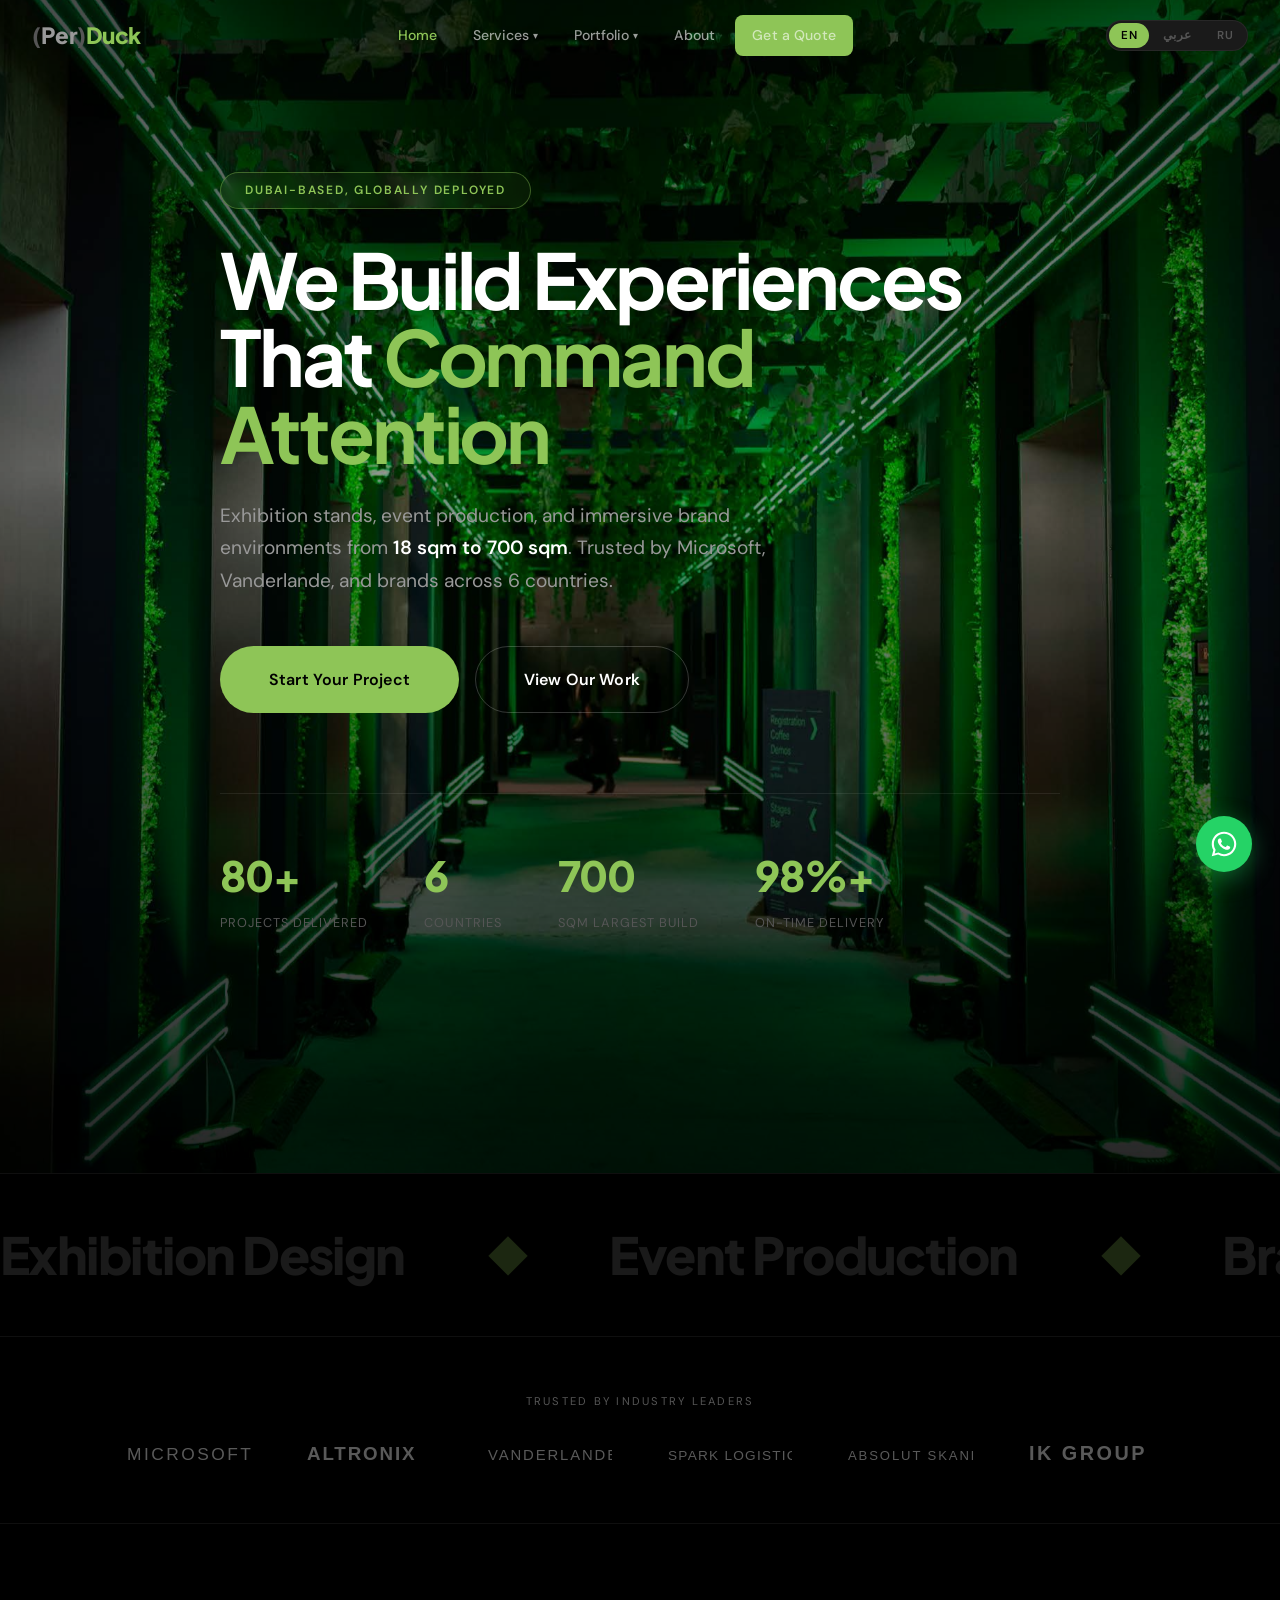
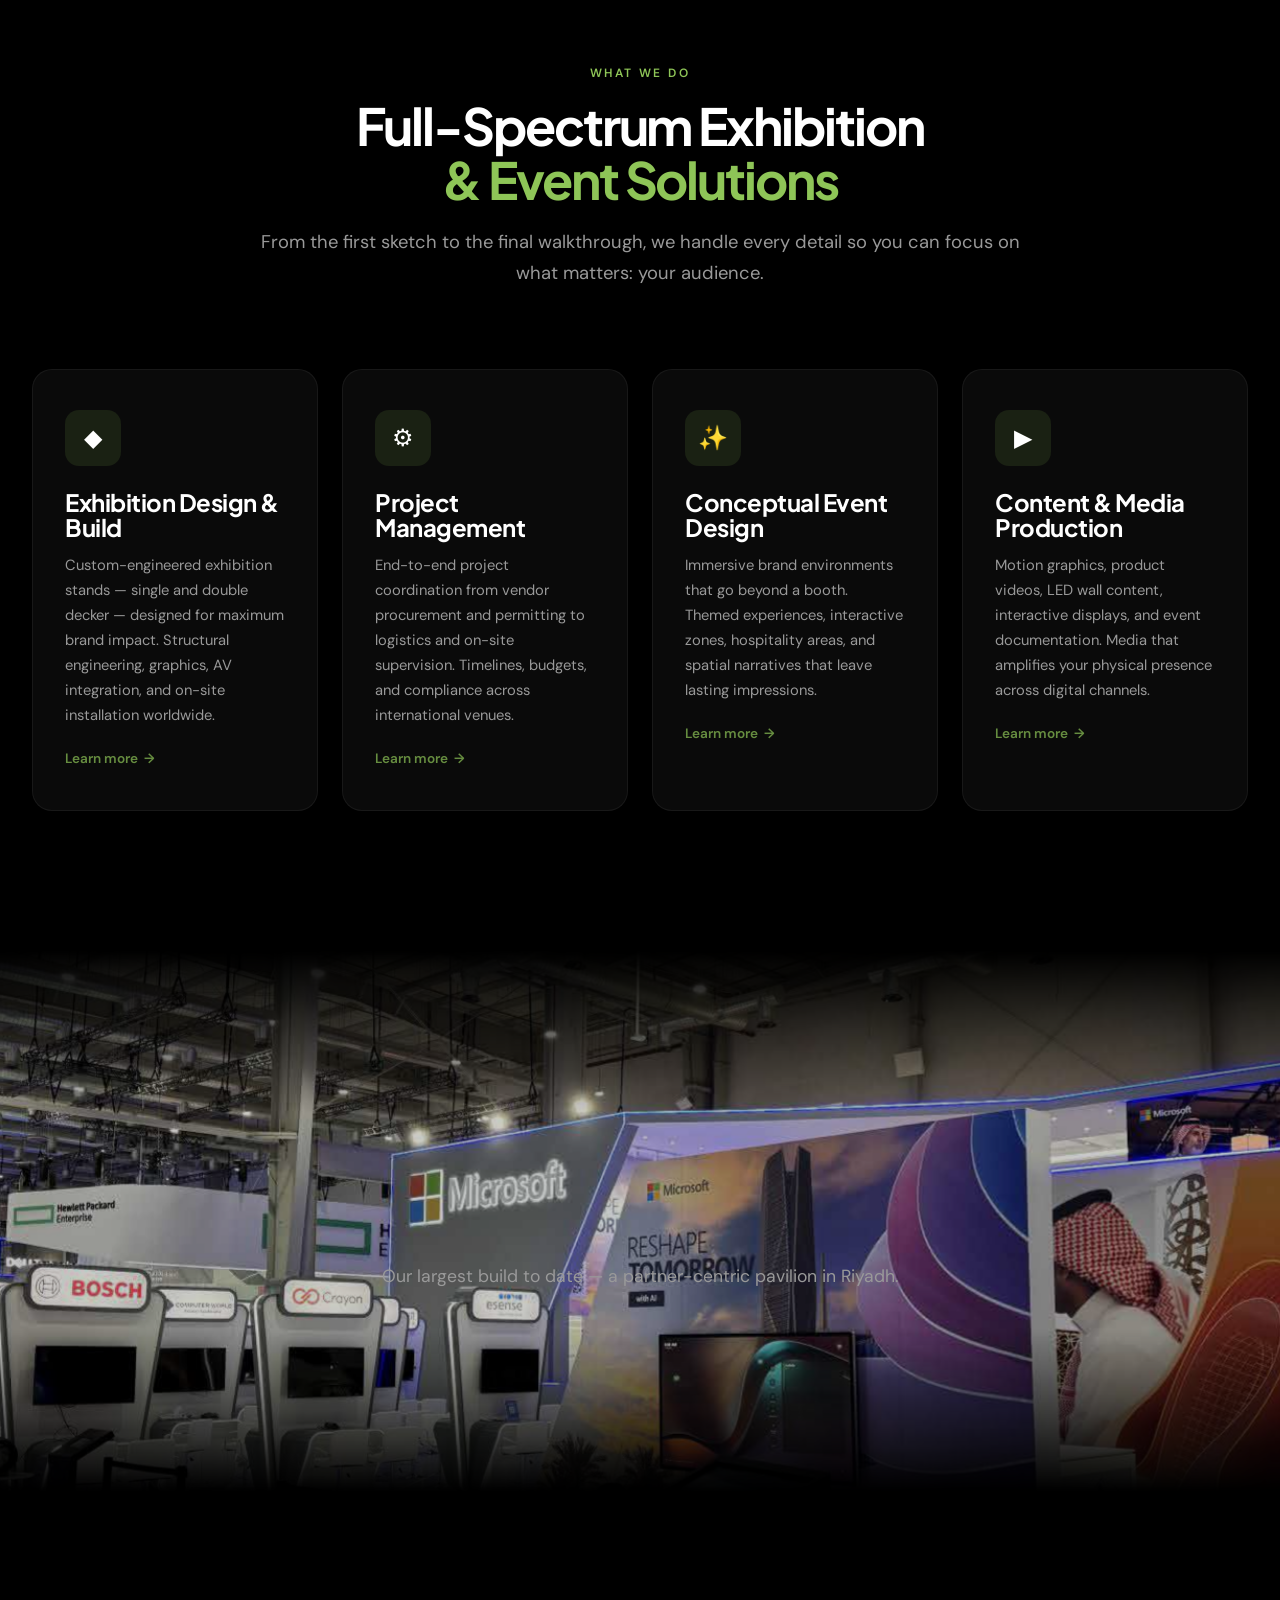
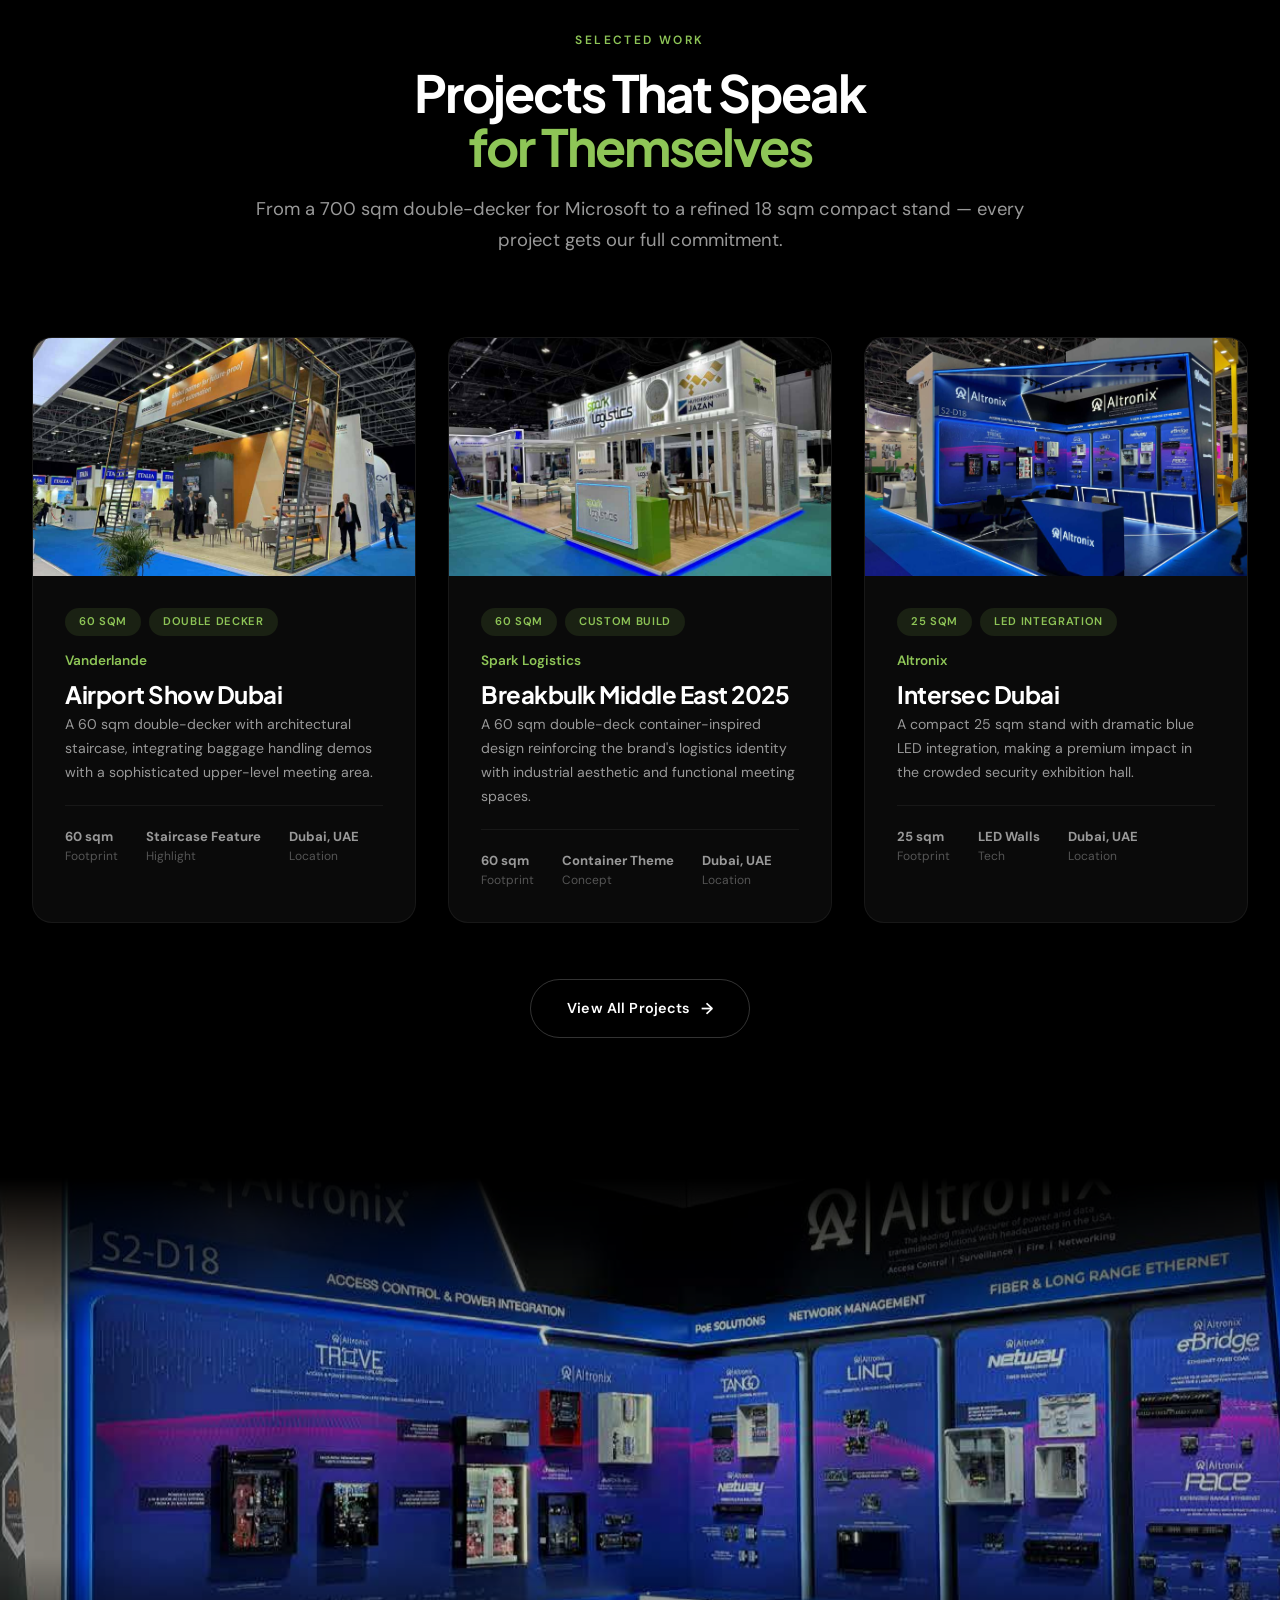
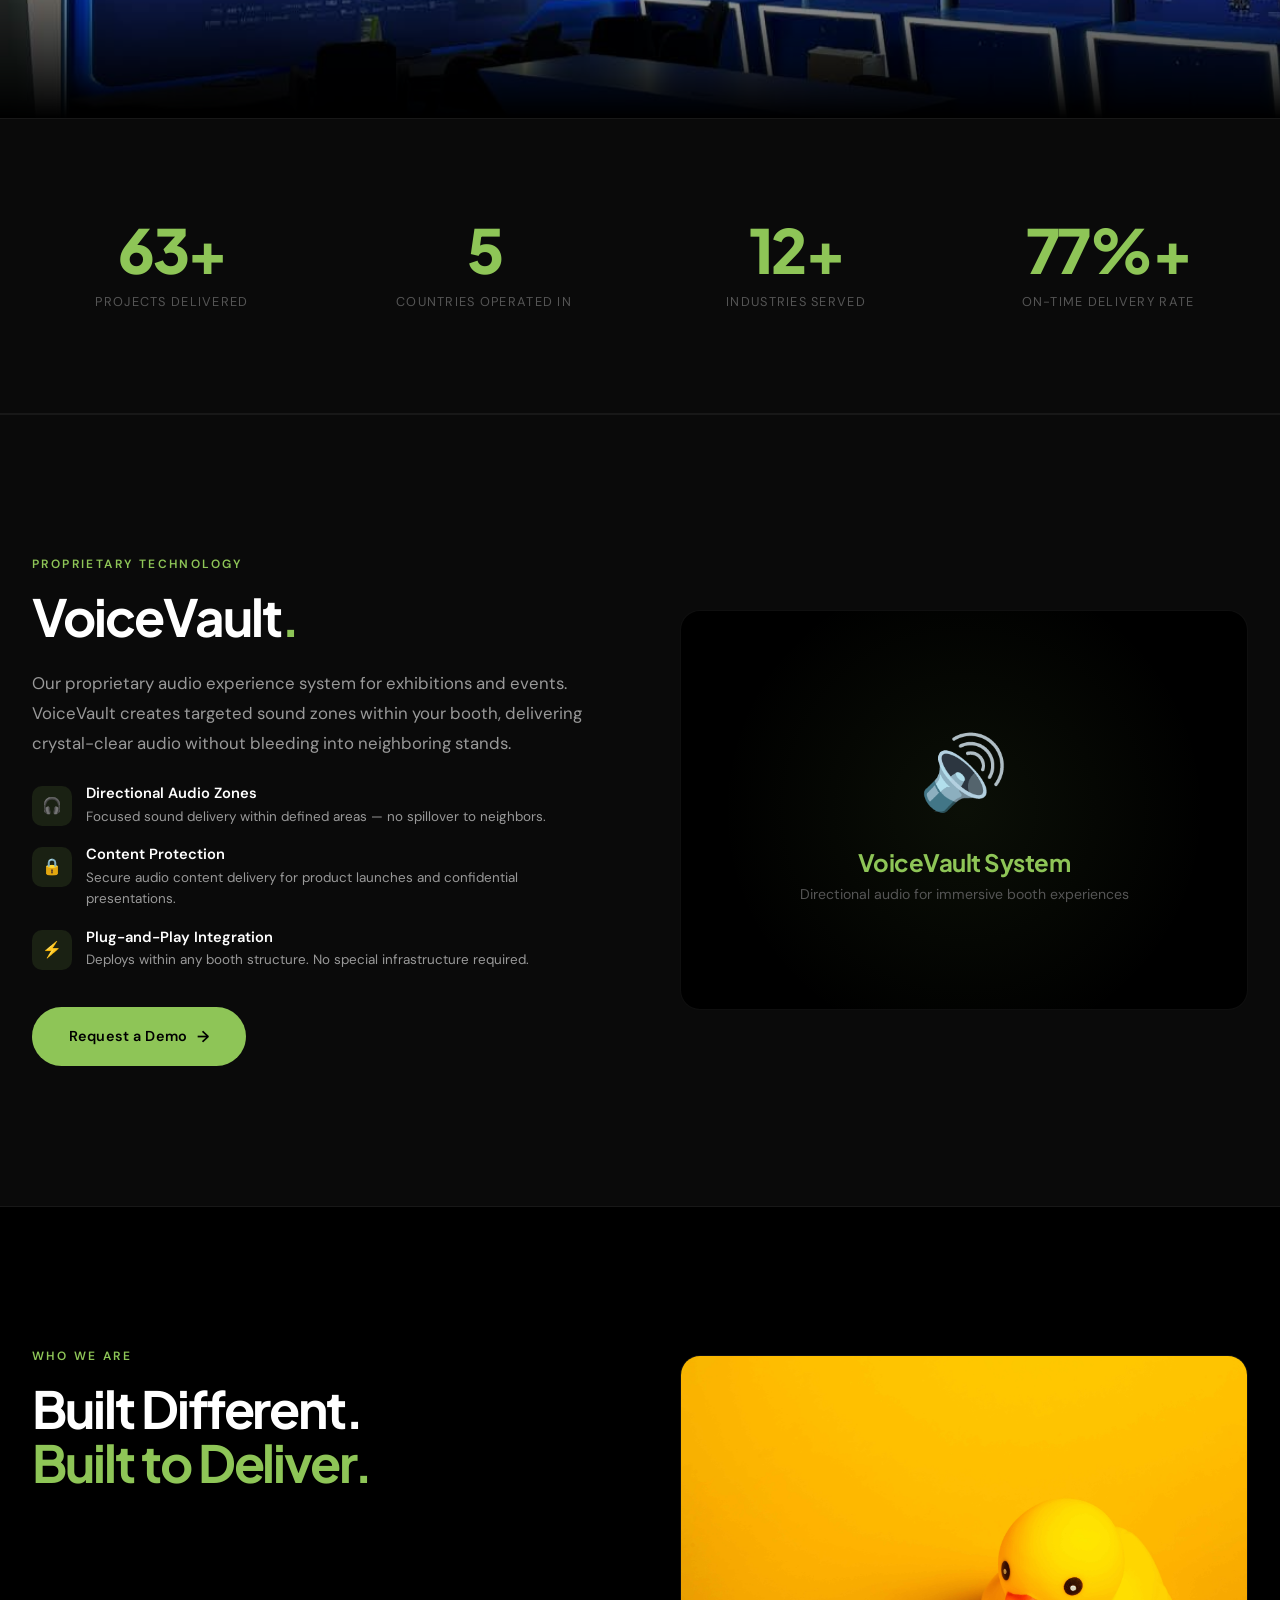
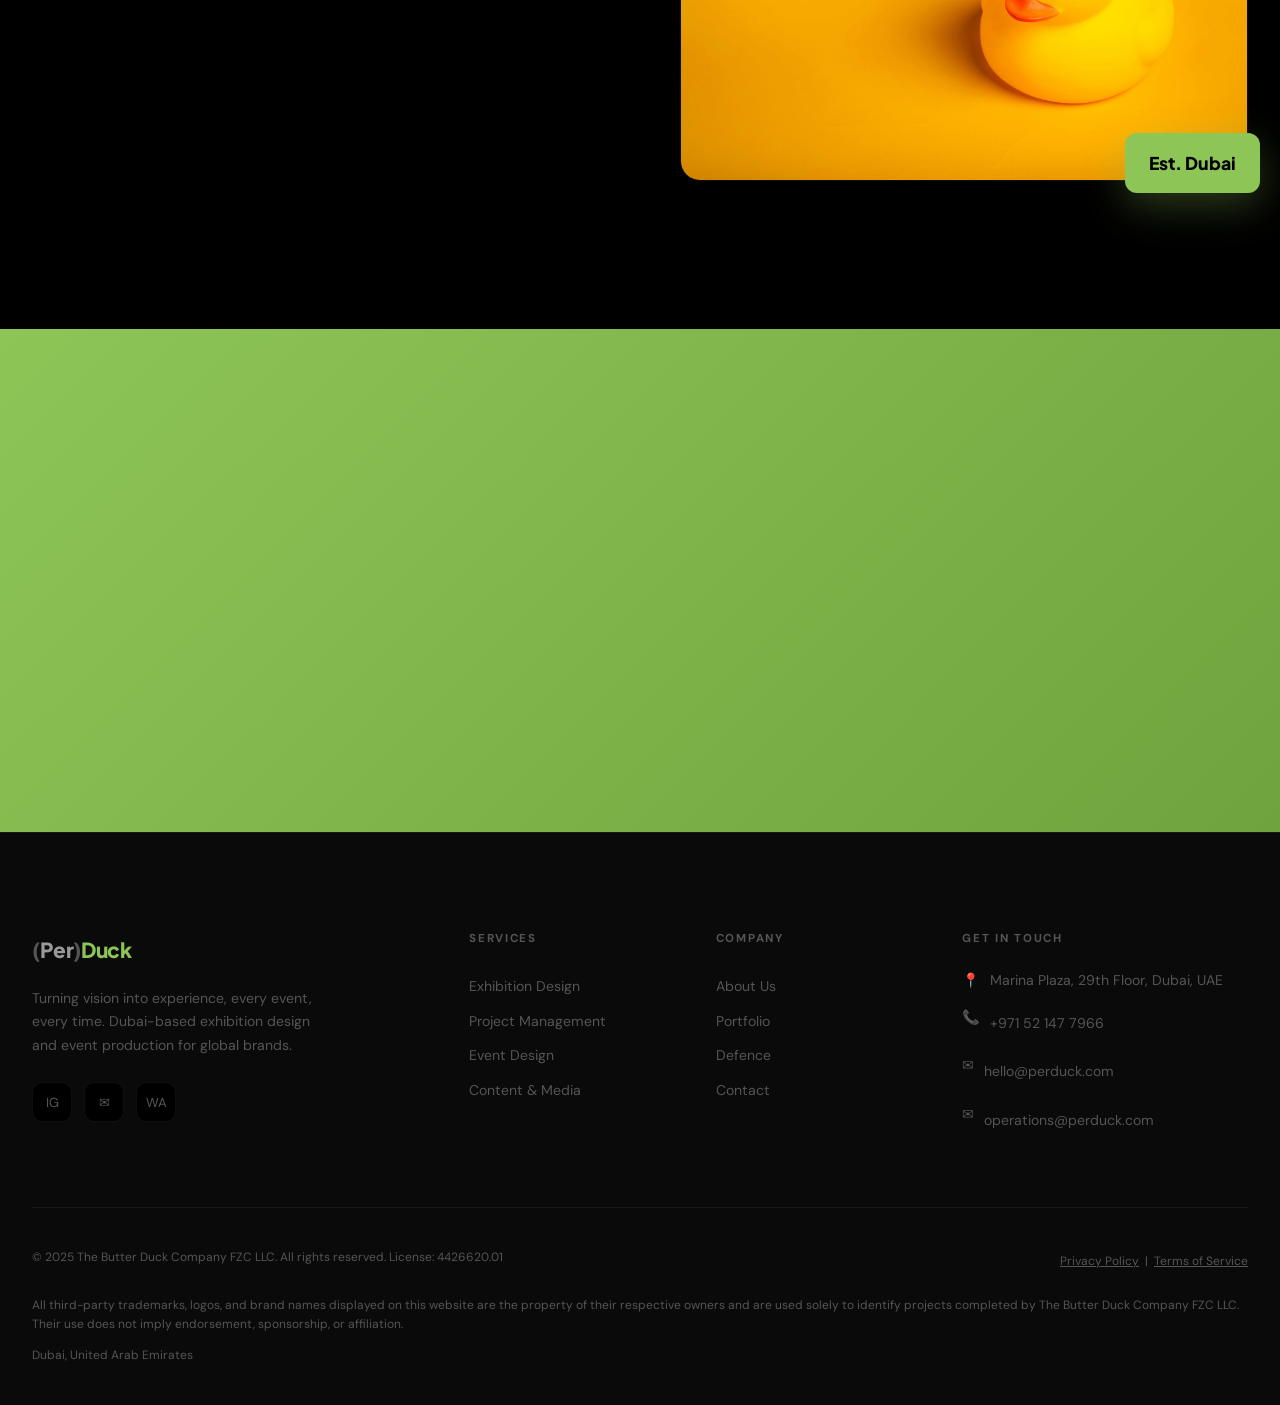
<file: index.html>
<!DOCTYPE html>
<html lang="en">
<head>
  <meta charset="UTF-8">
  <meta name="viewport" content="width=device-width, initial-scale=1.0">
  <title>(Per)Duck Events & Exhibitions — Global Exhibition Design & Event Production | Dubai</title>
  <meta name="description" content="Award-caliber exhibition design, event production, and immersive brand experiences from 18 sqm to 700 sqm. Trusted by Fortune 500 companies and global industry leaders. Dubai-based, globally deployed.">
  <meta property="og:title" content="(Per)Duck Events & Exhibitions — Dubai">
  <meta property="og:description" content="Custom exhibition design, event production, and immersive brand experiences from 18 sqm to 700 sqm. Dubai-based, globally deployed.">
  <meta property="og:type" content="website">
  <meta property="og:url" content="https://perduck.com/">
  <meta property="og:image" content="https://perduck.com/assets/photos/hero-green-corridor.jpg">
  <meta name="twitter:card" content="summary_large_image">
  <meta name="twitter:title" content="(Per)Duck Events & Exhibitions">
  <meta name="twitter:description" content="Custom exhibition design and event production for global brands. Dubai-based, globally deployed.">
  <meta name="twitter:image" content="https://perduck.com/assets/photos/hero-green-corridor.jpg">
  <link rel="canonical" href="https://perduck.com/">
  <link rel="preconnect" href="https://fonts.googleapis.com">
  <link rel="preconnect" href="https://fonts.gstatic.com" crossorigin>
  <link rel="preload" as="style" href="https://fonts.googleapis.com/css2?family=DM+Sans:opsz,wght@9..40,400;9..40,500;9..40,700&family=Noto+Sans+Arabic:wght@400;600;700&family=Plus+Jakarta+Sans:wght@600;700;800&display=swap">
  <link href="https://fonts.googleapis.com/css2?family=DM+Sans:opsz,wght@9..40,400;9..40,500;9..40,700&family=Noto+Sans+Arabic:wght@400;600;700&family=Plus+Jakarta+Sans:wght@600;700;800&display=swap" rel="stylesheet">
  <link rel="icon" type="image/svg+xml" href="assets/favicon.svg">
  <link rel="stylesheet" href="style.css">
  <link rel="alternate" hreflang="en" href="https://perduck.com/">
  <link rel="alternate" hreflang="ar" href="https://perduck.com/?lang=ar">
  <link rel="alternate" hreflang="ru" href="https://perduck.com/?lang=ru">
  <script type="application/ld+json">
  {
    "@context": "https://schema.org",
    "@type": "Organization",
    "name": "(Per)Duck Events & Exhibitions",
    "legalName": "The Butter Duck Company FZC LLC",
    "url": "https://perduck.com",
    "logo": "https://perduck.com/assets/photos/duck-brand.jpg",
    "description": "Global exhibition design, event production, and immersive brand experiences based in Dubai, UAE.",
    "address": {
      "@type": "PostalAddress",
      "streetAddress": "Marina Plaza, 29th Floor",
      "addressLocality": "Dubai",
      "addressCountry": "AE"
    },
    "telephone": "+971521477966",
    "email": "hello@perduck.com",
    "sameAs": ["https://instagram.com/perduckae"],
    "knowsAbout": ["exhibition design", "event production", "exhibition stand construction", "trade show booth design"]
  }
  </script>
</head>
<body>

<a href="#main" class="skip-link">Skip to main content</a>

<!-- NAVBAR -->
<nav class="navbar" id="navbar" aria-label="Main navigation">
  <div class="container nav-container">
    <a href="index.html" class="logo" aria-label="PerDuck Home">
      <span class="logo-paren">(</span><span class="logo-per">Per</span><span class="logo-paren">)</span><span class="logo-duck">Duck</span>
    </a>
    <ul class="nav-links">
      <li><a href="index.html" class="active">Home</a></li>
      <li>
        <a href="services.html" data-mega="megaServices" aria-expanded="false" aria-haspopup="true">Services <span class="dd-arrow" aria-hidden="true">&#9662;</span></a>
        <div class="mega-menu" id="megaServices" role="menu">
          <a href="services.html#exhibition" class="mega-item" role="menuitem">
            <span class="mega-icon">&#9670;</span>
            <div class="mega-text"><h4>Exhibition Design</h4><p>Custom stands from 18 to 700+ sqm</p></div>
          </a>
          <a href="services.html#project-mgmt" class="mega-item" role="menuitem">
            <span class="mega-icon">&#9881;</span>
            <div class="mega-text"><h4>Project Management</h4><p>End-to-end logistics and delivery</p></div>
          </a>
          <a href="services.html#concept" class="mega-item" role="menuitem">
            <span class="mega-icon">&#10024;</span>
            <div class="mega-text"><h4>Conceptual Event Design</h4><p>Immersive brand environments</p></div>
          </a>
          <a href="services.html#media" class="mega-item" role="menuitem">
            <span class="mega-icon">&#9654;</span>
            <div class="mega-text"><h4>Content & Media</h4><p>Video, graphics, interactive tech</p></div>
          </a>
        </div>
      </li>
      <li>
        <a href="portfolio.html" data-mega="megaPortfolio" aria-expanded="false" aria-haspopup="true">Portfolio <span class="dd-arrow" aria-hidden="true">&#9662;</span></a>
        <div class="mega-menu portfolio-mm" id="megaPortfolio" role="menu">
          <a href="portfolio.html#tech-pavilion" class="mega-item" role="menuitem"><div class="mega-text"><h4>Technology Pavilion</h4><p>LEAP Saudi Arabia</p></div></a>
          <a href="portfolio.html#security-showcase" class="mega-item" role="menuitem"><div class="mega-text"><h4>Security Showcase</h4><p>Intersec Dubai</p></div></a>
          <a href="portfolio.html#lighting-exhibition" class="mega-item" role="menuitem"><div class="mega-text"><h4>Lighting Exhibition</h4><p>Light + Building ME</p></div></a>
          <a href="portfolio.html#logistics-stand" class="mega-item" role="menuitem"><div class="mega-text"><h4>Logistics Stand</h4><p>Breakbulk ME</p></div></a>
          <a href="portfolio.html#airport-solutions" class="mega-item" role="menuitem"><div class="mega-text"><h4>Airport Solutions</h4><p>Airport Show DXB</p></div></a>
          <a href="portfolio.html#energy-compact" class="mega-item" role="menuitem"><div class="mega-text"><h4>Energy Compact</h4><p>ADIPEC</p></div></a>
        </div>
      </li>
      <li><a href="about.html">About</a></li>
      <li><a href="contact.html" class="btn btn-nav btn-primary">Get a Quote</a></li>
    </ul>
    <div class="lang-switcher" aria-label="Language"></div>
    <button class="burger" id="burger" aria-label="Open menu" aria-expanded="false">
      <span></span><span></span><span></span>
    </button>
  </div>
</nav>

<!-- Mobile Menu -->
<div class="mob-backdrop" id="mobBackdrop"></div>
<div class="mobile-menu" id="mobileMenu" aria-label="Mobile navigation">
  <nav>
    <a href="index.html">Home</a>
    <div class="mob-accordion">
      <button class="mob-accordion-btn" aria-expanded="false">Services <span class="dd-arrow" aria-hidden="true">&#9662;</span></button>
      <div class="mob-accordion-panel">
        <a href="services.html#exhibition">Exhibition Design</a>
        <a href="services.html#project-mgmt">Project Management</a>
        <a href="services.html#concept">Conceptual Event Design</a>
        <a href="services.html#media">Content & Media</a>
      </div>
    </div>
    <div class="mob-accordion">
      <button class="mob-accordion-btn" aria-expanded="false">Portfolio <span class="dd-arrow" aria-hidden="true">&#9662;</span></button>
      <div class="mob-accordion-panel">
        <a href="portfolio.html#microsoft">Microsoft @ LEAP</a>
        <a href="portfolio.html#altronix">Altronix @ Intersec</a>
        <a href="portfolio.html#spark">Spark @ Breakbulk</a>
        <a href="portfolio.html#vanderlande">Vanderlande @ Airport Show</a>
      </div>
    </div>
    <a href="about.html">About</a>
    <a href="contact.html" class="btn btn-primary" style="margin-top:16px;justify-content:center;">Get a Quote</a>
  </nav>
</div>

<!-- MAIN CONTENT -->
<main id="main">

  <!-- HERO — Parallax -->
  <section class="hero">
    <div class="hero-bg">
      <video autoplay muted loop playsinline preload="auto" class="hero-bg-img" poster="assets/photos/hero-green-corridor.jpg">
        <source src="assets/hero-video-web.mp4" type="video/mp4">
      </video>
    </div>
    <div class="hero-overlay"></div>
    <div class="container hero-content">
      <div class="hero-badge reveal" data-i18n="hero.badge">Dubai-Based, Globally Deployed</div>
      <h1 class="reveal" data-i18n="hero.title">We Build Experiences<br>That <span class="accent">Command Attention</span></h1>
      <p class="hero-sub reveal" data-i18n="hero.sub">Exhibition stands, event production, and immersive brand environments from <strong>18 sqm to 700 sqm</strong>. Trusted by Microsoft, Vanderlande, and brands across 6 countries.</p>
      <div class="hero-cta reveal">
        <a href="contact.html" class="btn btn-primary btn-lg" data-i18n="hero.cta.start">Start Your Project <span class="arrow">&#8594;</span></a>
        <a href="portfolio.html" class="btn btn-outline btn-lg" data-i18n="hero.cta.work">View Our Work</a>
      </div>
      <div class="hero-stats reveal">
        <div class="hero-stat">
          <div class="num" data-count="80" data-suffix="+">0</div>
          <div class="label" data-i18n="hero.stat.projects">Projects Delivered</div>
        </div>
        <div class="hero-stat">
          <div class="num" data-count="6">0</div>
          <div class="label" data-i18n="hero.stat.countries">Countries</div>
        </div>
        <div class="hero-stat">
          <div class="num" data-count="700">0</div>
          <div class="label" data-i18n="hero.stat.sqm">sqm Largest Build</div>
        </div>
        <div class="hero-stat">
          <div class="num" data-count="98" data-suffix="%+">0</div>
          <div class="label" data-i18n="hero.stat.ontime">On-Time Delivery</div>
        </div>
      </div>
    </div>
  </section>

  <!-- SCROLLING MARQUEE TEXT -->
  <div class="scroll-text" aria-hidden="true">
    <div class="scroll-text-inner">
      <span>Exhibition Design</span>
      <span class="accent-word">&#9670;</span>
      <span>Event Production</span>
      <span class="accent-word">&#9670;</span>
      <span>Brand Experiences</span>
      <span class="accent-word">&#9670;</span>
      <span>Double Deckers</span>
      <span class="accent-word">&#9670;</span>
      <span>Immersive Spaces</span>
      <span class="accent-word">&#9670;</span>
      <span>Global Delivery</span>
      <span class="accent-word">&#9670;</span>
      <!-- Duplicate for seamless loop -->
      <span>Exhibition Design</span>
      <span class="accent-word">&#9670;</span>
      <span>Event Production</span>
      <span class="accent-word">&#9670;</span>
      <span>Brand Experiences</span>
      <span class="accent-word">&#9670;</span>
      <span>Double Deckers</span>
      <span class="accent-word">&#9670;</span>
      <span>Immersive Spaces</span>
      <span class="accent-word">&#9670;</span>
      <span>Global Delivery</span>
      <span class="accent-word">&#9670;</span>
    </div>
  </div>

  <!-- TRUST BAR -->
  <section class="trust-bar" aria-label="Trusted by">
    <div class="container">
      <p class="trust-label" data-i18n="trust.label">Trusted by industry leaders</p>
      <div class="trust-logos">
        <img src="assets/logos/microsoft.svg" alt="Microsoft" class="trust-logo" width="140" height="40" loading="lazy">
        <img src="assets/logos/altronix.svg" alt="Altronix" class="trust-logo" width="120" height="40" loading="lazy">
        <img src="assets/logos/vanderlande.svg" alt="Vanderlande" class="trust-logo" width="150" height="40" loading="lazy">
        <img src="assets/logos/spark.svg" alt="Spark Logistics" class="trust-logo" width="160" height="40" loading="lazy">
        <img src="assets/logos/absolut-skandic.svg" alt="Absolut Skandic" class="trust-logo" width="160" height="40" loading="lazy">
        <img src="assets/logos/ik-group.svg" alt="IK Group" class="trust-logo" width="100" height="40" loading="lazy">
      </div>
    </div>
  </section>

  <!-- SERVICES OVERVIEW -->
  <section id="services">
    <div class="container">
      <div class="section-header">
        <span class="section-label reveal" data-i18n="services.label">What We Do</span>
        <h2 class="reveal" data-i18n="services.title">Full-Spectrum Exhibition<br><span class="accent">& Event Solutions</span></h2>
        <p class="reveal" data-i18n="services.desc">From the first sketch to the final walkthrough, we handle every detail so you can focus on what matters: your audience.</p>
      </div>
      <div class="services-grid stagger">
        <div class="service-card reveal">
          <div class="service-icon" aria-hidden="true">&#9670;</div>
          <h3>Exhibition Design & Build</h3>
          <p>Custom-engineered exhibition stands — single and double decker — designed for maximum brand impact. Structural engineering, graphics, AV integration, and on-site installation worldwide.</p>
          <a href="services.html#exhibition" class="service-link">Learn more <span class="arrow">&#8594;</span></a>
        </div>
        <div class="service-card reveal">
          <div class="service-icon" aria-hidden="true">&#9881;</div>
          <h3>Project Management</h3>
          <p>End-to-end project coordination from vendor procurement and permitting to logistics and on-site supervision. Timelines, budgets, and compliance across international venues.</p>
          <a href="services.html#project-mgmt" class="service-link">Learn more <span class="arrow">&#8594;</span></a>
        </div>
        <div class="service-card reveal">
          <div class="service-icon" aria-hidden="true">&#10024;</div>
          <h3>Conceptual Event Design</h3>
          <p>Immersive brand environments that go beyond a booth. Themed experiences, interactive zones, hospitality areas, and spatial narratives that leave lasting impressions.</p>
          <a href="services.html#concept" class="service-link">Learn more <span class="arrow">&#8594;</span></a>
        </div>
        <div class="service-card reveal">
          <div class="service-icon" aria-hidden="true">&#9654;</div>
          <h3>Content & Media Production</h3>
          <p>Motion graphics, product videos, LED wall content, interactive displays, and event documentation. Media that amplifies your physical presence across digital channels.</p>
          <a href="services.html#media" class="service-link">Learn more <span class="arrow">&#8594;</span></a>
        </div>
      </div>
    </div>
  </section>

  <!-- CINEMATIC DIVIDER — Microsoft -->
  <div class="cine-divider">
    <div class="cine-divider-bg">
      <img src="assets/photos/microsoft-leap.jpg" alt="Microsoft 700sqm exhibition pavilion at LEAP" loading="lazy">
    </div>
    <div class="cine-divider-overlay"></div>
    <div class="cine-divider-content">
      <div class="container">
        <h2 class="reveal-clip" data-i18n="cine.microsoft">700 sqm. Double Decker.<br>Microsoft at LEAP.</h2>
        <p class="reveal" data-i18n="cine.microsoft.sub">Our largest build to date — a partner-centric pavilion in Riyadh.</p>
      </div>
    </div>
  </div>

  <!-- FEATURED PROJECTS -->
  <section id="portfolio">
    <div class="container">
      <div class="section-header">
        <span class="section-label reveal" data-i18n="portfolio.label">Selected Work</span>
        <h2 class="reveal" data-i18n="portfolio.title">Projects That Speak<br><span class="accent">for Themselves</span></h2>
        <p class="reveal" data-i18n="portfolio.desc">From a 700 sqm double-decker for Microsoft to a refined 18 sqm compact stand — every project gets our full commitment.</p>
      </div>
      <div class="portfolio-grid stagger">
        <div class="project-card reveal">
          <div class="project-img"><img src="assets/photos/vanderlande-airport.jpg" alt="Vanderlande double-decker exhibition stand at Airport Show Dubai, 60 sqm" loading="lazy"></div>
          <div class="project-body">
            <div class="project-tags"><span class="tag">60 sqm</span><span class="tag">Double Decker</span></div>
            <div class="project-client">Vanderlande</div>
            <h3>Airport Show Dubai</h3>
            <p>A 60 sqm double-decker with architectural staircase, integrating baggage handling demos with a sophisticated upper-level meeting area.</p>
            <div class="project-specs">
              <div class="spec"><strong>60 sqm</strong>Footprint</div>
              <div class="spec"><strong>Staircase Feature</strong>Highlight</div>
              <div class="spec"><strong>Dubai, UAE</strong>Location</div>
            </div>
          </div>
        </div>
        <div class="project-card reveal">
          <div class="project-img"><img src="assets/photos/spark-breakbulk.jpg" alt="Spark Logistics container-style exhibition stand at Breakbulk Middle East, 60 sqm" loading="lazy"></div>
          <div class="project-body">
            <div class="project-tags"><span class="tag">60 sqm</span><span class="tag">Custom Build</span></div>
            <div class="project-client">Spark Logistics</div>
            <h3>Breakbulk Middle East 2025</h3>
            <p>A 60 sqm double-deck container-inspired design reinforcing the brand's logistics identity with industrial aesthetic and functional meeting spaces.</p>
            <div class="project-specs">
              <div class="spec"><strong>60 sqm</strong>Footprint</div>
              <div class="spec"><strong>Container Theme</strong>Concept</div>
              <div class="spec"><strong>Dubai, UAE</strong>Location</div>
            </div>
          </div>
        </div>
        <div class="project-card reveal">
          <div class="project-img"><img src="assets/photos/altronix-intersec.jpg" alt="Altronix LED-lit exhibition stand at Intersec Dubai" loading="lazy"></div>
          <div class="project-body">
            <div class="project-tags"><span class="tag">25 sqm</span><span class="tag">LED Integration</span></div>
            <div class="project-client">Altronix</div>
            <h3>Intersec Dubai</h3>
            <p>A compact 25 sqm stand with dramatic blue LED integration, making a premium impact in the crowded security exhibition hall.</p>
            <div class="project-specs">
              <div class="spec"><strong>25 sqm</strong>Footprint</div>
              <div class="spec"><strong>LED Walls</strong>Tech</div>
              <div class="spec"><strong>Dubai, UAE</strong>Location</div>
            </div>
          </div>
        </div>
      </div>
      <div style="text-align:center;margin-top:56px;" class="reveal">
        <a href="portfolio.html" class="btn btn-outline">View All Projects <span class="arrow">&#8594;</span></a>
      </div>
    </div>
  </section>

  <!-- CINEMATIC DIVIDER — Altronix -->
  <div class="cine-divider">
    <div class="cine-divider-bg">
      <img src="assets/photos/altronix-intersec.jpg" alt="Altronix dramatic LED exhibition stand" loading="lazy">
    </div>
    <div class="cine-divider-overlay"></div>
    <div class="cine-divider-content">
      <div class="container">
        <h2 class="reveal-clip" data-i18n="cine.impact">Every Square Meter<br>Engineered for Impact.</h2>
      </div>
    </div>
  </div>

  <!-- STATS — Counter animation -->
  <section class="stats-section">
    <div class="container">
      <div class="stats-grid">
        <div class="stat-item reveal">
          <div class="stat-num" data-count="80" data-suffix="+">0</div>
          <div class="stat-text">Projects Delivered</div>
        </div>
        <div class="stat-item reveal">
          <div class="stat-num" data-count="6">0</div>
          <div class="stat-text">Countries Operated In</div>
        </div>
        <div class="stat-item reveal">
          <div class="stat-num" data-count="15" data-suffix="+">0</div>
          <div class="stat-text">Industries Served</div>
        </div>
        <div class="stat-item reveal">
          <div class="stat-num" data-count="98" data-suffix="%+">0</div>
          <div class="stat-text">On-Time Delivery Rate</div>
        </div>
      </div>
    </div>
  </section>

  <!-- VOICEVAULT -->
  <section class="voicevault" id="voicevault">
    <div class="container">
      <div class="vv-grid">
        <div class="vv-content">
          <span class="section-label reveal">Proprietary Technology</span>
          <h2 class="reveal">VoiceVault<span class="accent">.</span></h2>
          <p class="reveal">Our proprietary audio experience system for exhibitions and events. VoiceVault creates targeted sound zones within your booth, delivering crystal-clear audio without bleeding into neighboring stands.</p>
          <div class="vv-features stagger">
            <div class="vv-feat reveal">
              <span class="vv-feat-icon" aria-hidden="true">&#127911;</span>
              <div>
                <h4>Directional Audio Zones</h4>
                <p>Focused sound delivery within defined areas — no spillover to neighbors.</p>
              </div>
            </div>
            <div class="vv-feat reveal">
              <span class="vv-feat-icon" aria-hidden="true">&#128274;</span>
              <div>
                <h4>Content Protection</h4>
                <p>Secure audio content delivery for product launches and confidential presentations.</p>
              </div>
            </div>
            <div class="vv-feat reveal">
              <span class="vv-feat-icon" aria-hidden="true">&#9889;</span>
              <div>
                <h4>Plug-and-Play Integration</h4>
                <p>Deploys within any booth structure. No special infrastructure required.</p>
              </div>
            </div>
          </div>
          <a href="contact.html" class="btn btn-primary reveal">Request a Demo <span class="arrow">&#8594;</span></a>
        </div>
        <div class="vv-visual reveal-scale">
          <div class="vv-big-icon" aria-hidden="true">&#128266;</div>
          <h3>VoiceVault System</h3>
          <p>Directional audio for immersive booth experiences</p>
        </div>
      </div>
    </div>
  </section>

  <!-- ABOUT SNAPSHOT -->
  <section id="about">
    <div class="container">
      <div class="about-grid">
        <div class="about-text">
          <span class="section-label reveal">Who We Are</span>
          <h2 class="reveal">Built Different.<br><span class="accent">Built to Deliver.</span></h2>
          <p class="reveal">We are a Dubai-based exhibition and event company that operates like a special operations unit: small, focused, lethal on deadlines. Every project gets senior-level attention from concept through final installation.</p>
          <p class="reveal">Our team combines architectural design, structural engineering, and creative production under one roof — eliminating the handoff gaps that plague traditional agencies.</p>
          <div class="reveal" style="margin-top:24px;display:flex;gap:12px;flex-wrap:wrap;">
            <a href="about.html" class="btn btn-outline">Learn More <span class="arrow">&#8594;</span></a>
            <a href="contact.html" class="btn btn-ghost">Talk to Us</a>
          </div>
        </div>
        <div class="about-visual reveal-scale">
          <div class="about-img">
            <img src="assets/photos/duck-brand.jpg" alt="PerDuck brand mascot — yellow rubber duck on vibrant yellow background" loading="lazy">
          </div>
          <div class="about-badge">Est. Dubai</div>
        </div>
      </div>
    </div>
  </section>

  <!-- CTA -->
  <section class="cta-section">
    <div class="container">
      <h2 class="reveal" data-i18n="cta.title">Ready to Build Something<br>Remarkable?</h2>
      <p class="reveal" data-i18n="cta.desc">Tell us about your next exhibition or event. We respond within 24 hours.</p>
      <div class="reveal" style="display:flex;gap:16px;justify-content:center;flex-wrap:wrap;">
        <a href="contact.html" class="btn btn-lg">Start Your Project <span class="arrow">&#8594;</span></a>
        <a href="portfolio.html" class="btn btn-lg" style="background:transparent;border:1px solid rgba(0,0,0,.2);">See Our Work</a>
      </div>
    </div>
  </section>

</main>

<!-- FOOTER -->
<footer class="footer">
  <div class="container">
    <div class="footer-grid">
      <div class="footer-brand">
        <a href="index.html" class="logo" aria-label="PerDuck Home">
          <span class="logo-paren">(</span><span class="logo-per">Per</span><span class="logo-paren">)</span><span class="logo-duck">Duck</span>
        </a>
        <p>Turning vision into experience, every event, every time. Dubai-based exhibition design and event production for global brands.</p>
        <div class="footer-social">
          <a href="https://instagram.com/perduckae" target="_blank" rel="noopener noreferrer" aria-label="Instagram">IG</a>
          <a href="mailto:hello@perduck.com" aria-label="Email">&#9993;</a>
          <a href="https://wa.me/971521477966" target="_blank" rel="noopener noreferrer" aria-label="WhatsApp">WA</a>
        </div>
      </div>
      <div class="footer-col">
        <h4>Services</h4>
        <a href="services.html#exhibition">Exhibition Design</a>
        <a href="services.html#project-mgmt">Project Management</a>
        <a href="services.html#concept">Event Design</a>
        <a href="services.html#media">Content & Media</a>
      </div>
      <div class="footer-col">
        <h4>Company</h4>
        <a href="about.html">About Us</a>
        <a href="portfolio.html">Portfolio</a>
        <a href="defence.html">Defence</a>
        <a href="contact.html">Contact</a>
      </div>
      <div class="footer-col">
        <h4>Get in Touch</h4>
        <div class="footer-contact-row"><span>&#128205;</span><span>Marina Plaza, 29th Floor, Dubai, UAE</span></div>
        <div class="footer-contact-row"><span>&#128222;</span><span><a href="tel:+971521477966">+971 52 147 7966</a></span></div>
        <div class="footer-contact-row"><span>&#9993;</span><span><a href="mailto:hello@perduck.com">hello@perduck.com</a></span></div>
        <div class="footer-contact-row"><span>&#9993;</span><span><a href="mailto:operations@perduck.com">operations@perduck.com</a></span></div>
      </div>
    </div>
    <div class="footer-bottom">
      <p>&copy; 2025 The Butter Duck Company FZC LLC. All rights reserved. License: 4426620.01</p>
      <p style="margin-top:8px;"><a href="privacy.html" style="color:inherit;text-decoration:underline;">Privacy Policy</a> &nbsp;|&nbsp; <a href="terms.html" style="color:inherit;text-decoration:underline;">Terms of Service</a></p>
      <p style="font-size:0.75rem;color:var(--text-dim);margin-top:12px;line-height:1.6;">All third-party trademarks, logos, and brand names displayed on this website are the property of their respective owners and are used solely to identify projects completed by The Butter Duck Company FZC LLC. Their use does not imply endorsement, sponsorship, or affiliation.</p>
      <p>Dubai, United Arab Emirates</p>
    </div>
  </div>
</footer>

<!-- WhatsApp Float -->
<a href="https://wa.me/971521477966" class="wa-float" target="_blank" rel="noopener noreferrer" aria-label="Chat on WhatsApp">
  <svg viewBox="0 0 32 32" xmlns="http://www.w3.org/2000/svg"><path d="M16.004 2.002c-7.732 0-14.002 6.27-14.002 14.002 0 2.468.657 4.876 1.904 6.988L2 30l7.188-1.884A13.94 13.94 0 0016.004 30c7.732 0 14.002-6.27 14.002-14.002S23.736 2.002 16.004 2.002zm0 25.604a11.56 11.56 0 01-5.892-1.61l-.422-.252-4.374 1.146 1.166-4.26-.276-.44a11.54 11.54 0 01-1.77-6.186c0-6.39 5.2-11.59 11.588-11.59 6.39 0 11.59 5.2 11.59 11.59s-5.2 11.59-11.59 11.59l-.02.002zm6.354-8.676c-.348-.174-2.062-1.018-2.382-1.134-.32-.116-.552-.174-.784.174-.232.348-.9 1.134-1.104 1.368-.204.232-.408.26-.756.086-.348-.174-1.47-.542-2.8-1.728-1.034-.922-1.734-2.062-1.938-2.41-.204-.348-.022-.536.154-.71.158-.156.348-.406.522-.61.174-.204.232-.348.348-.58.116-.232.058-.436-.03-.61-.086-.174-.784-1.89-1.074-2.588-.284-.68-.572-.588-.784-.598l-.668-.012c-.232 0-.61.088-.928.436-.32.348-1.218 1.19-1.218 2.9s1.248 3.364 1.422 3.596c.174.232 2.454 3.748 5.948 5.254.832.358 1.482.572 1.988.732.836.266 1.596.228 2.198.138.67-.1 2.062-.844 2.352-1.66.29-.814.29-1.514.204-1.66-.088-.146-.32-.232-.668-.406z"/></svg>
</a>

<script src="script.js"></script>
<script src="i18n.js"></script>
<script src="analytics.js"></script>
</body>
</html>
</file>
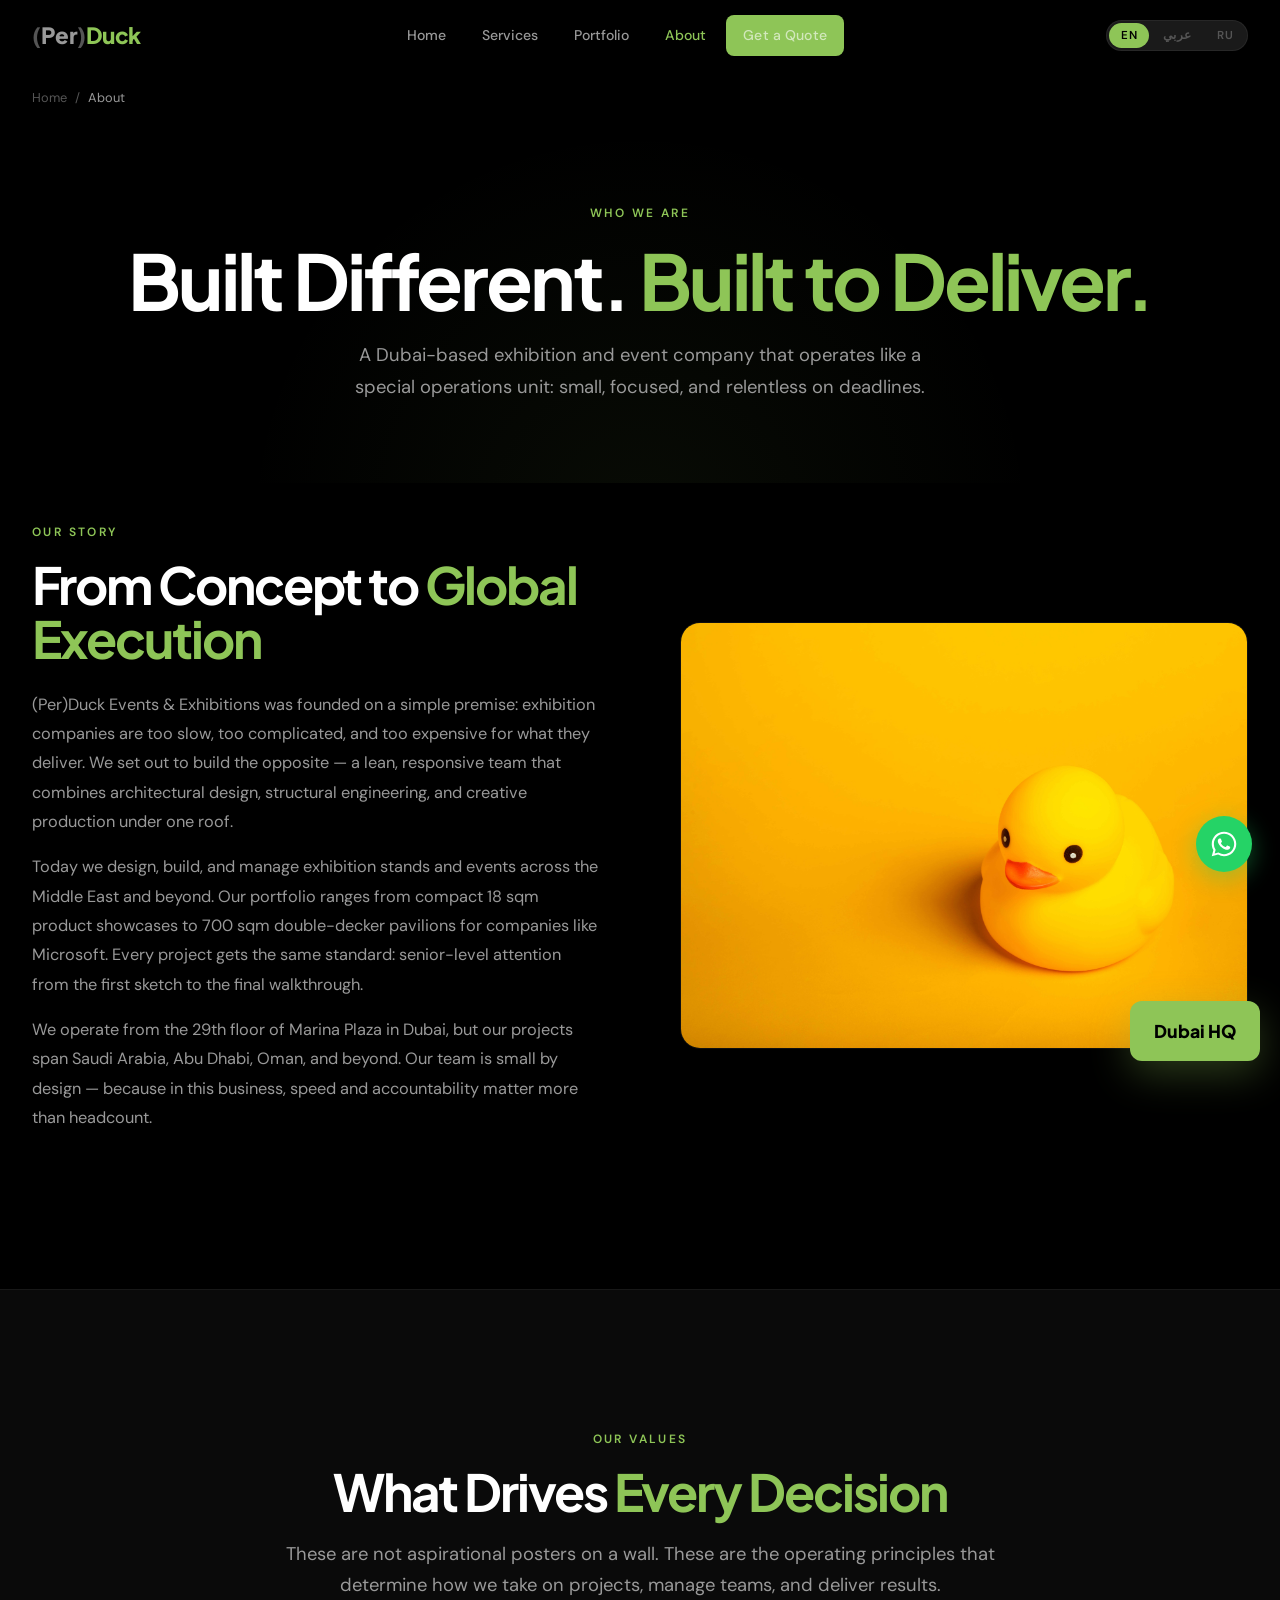
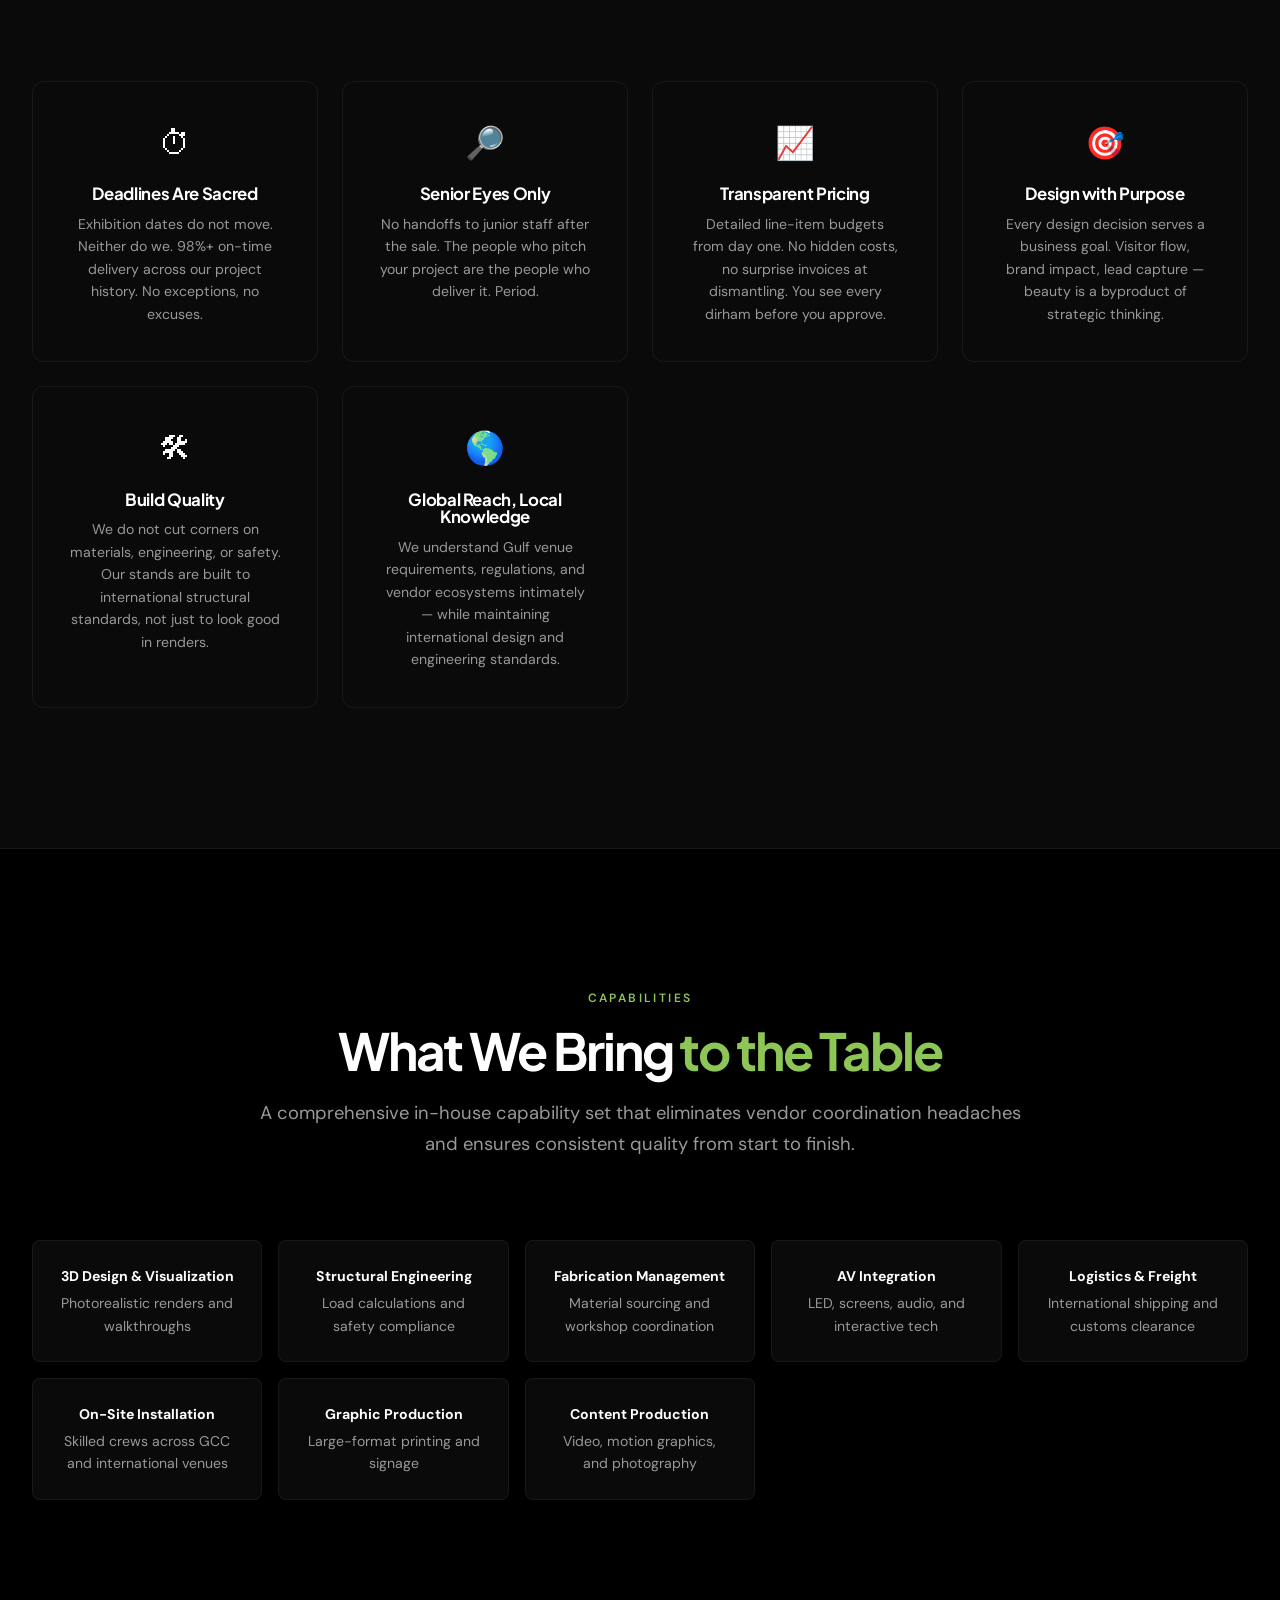
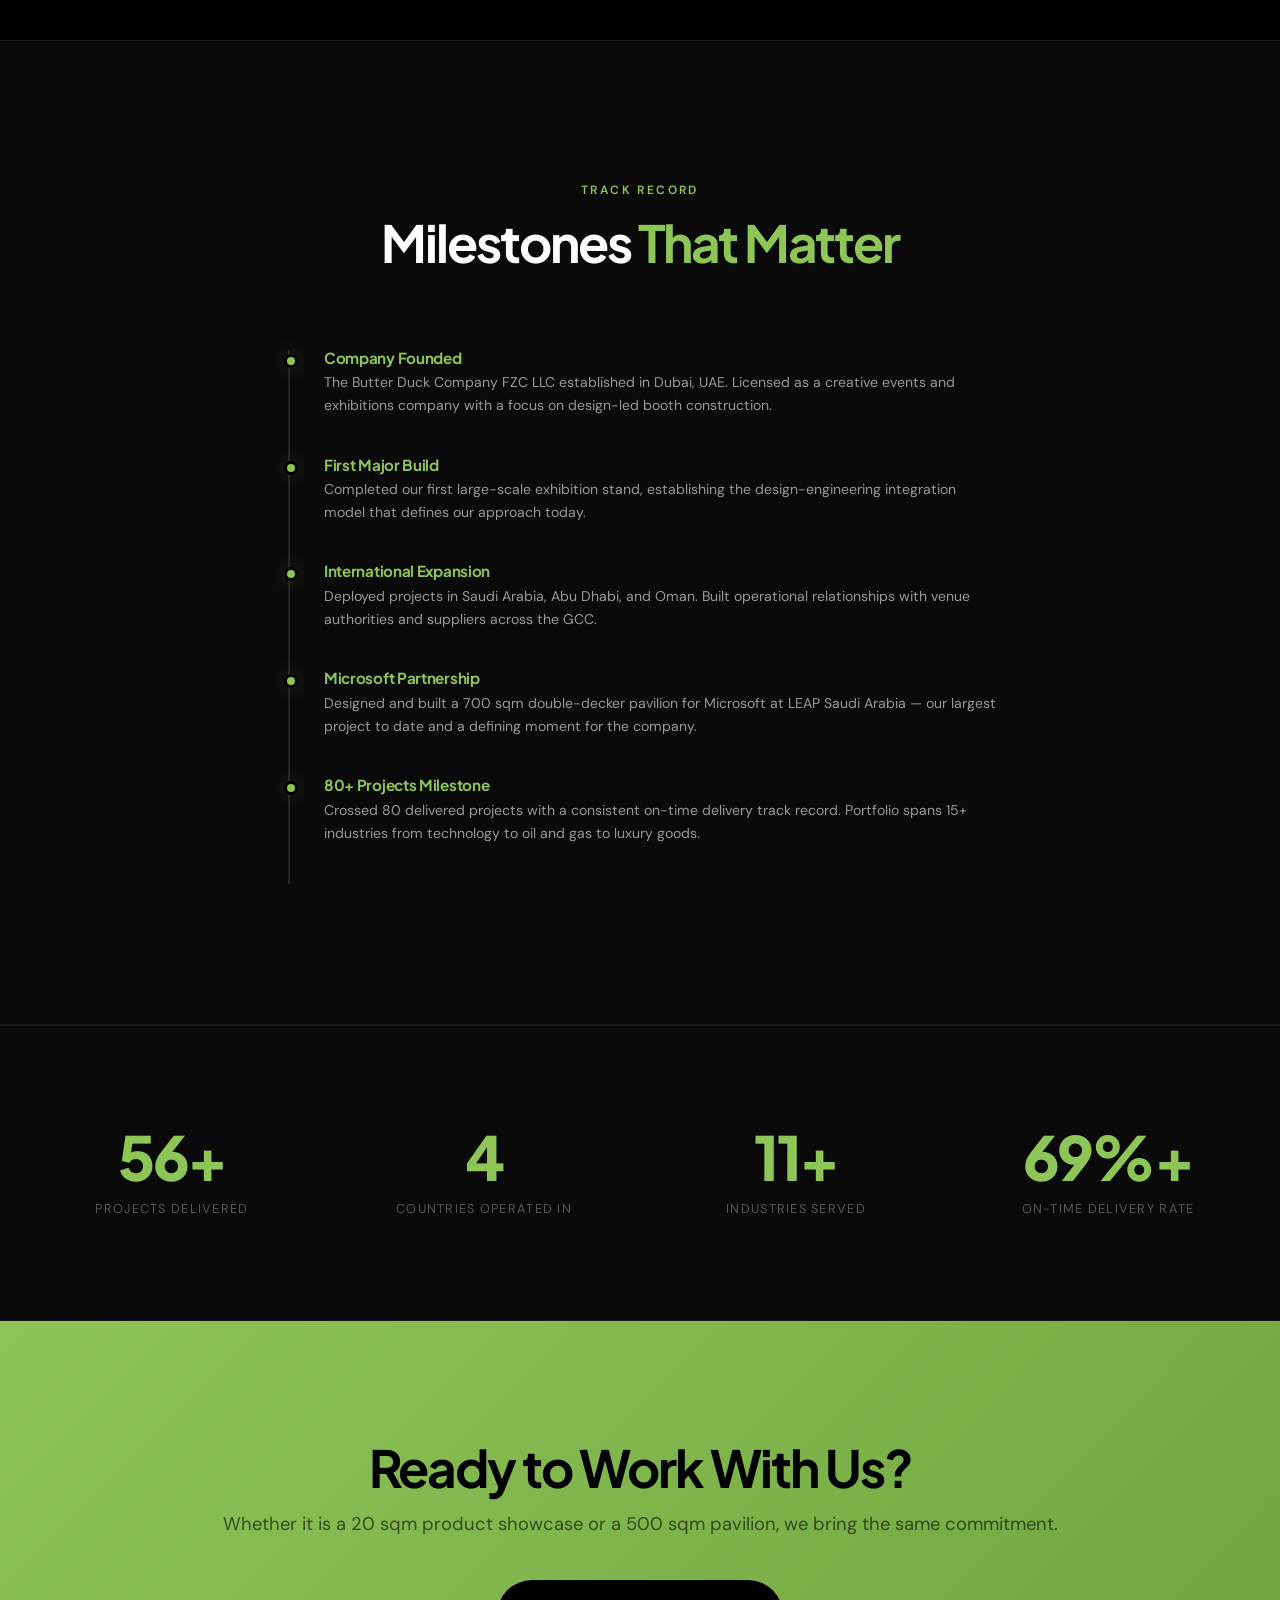
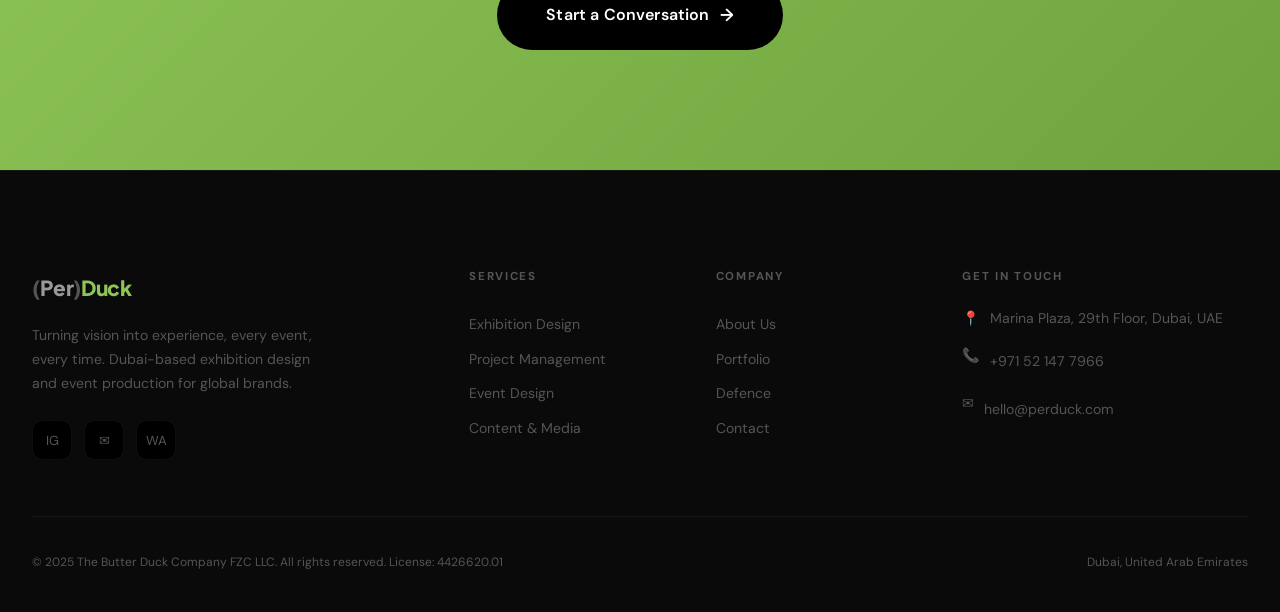
<file: about.html>
<!DOCTYPE html>
<html lang="en">
<head>
  <meta charset="UTF-8">
  <meta name="viewport" content="width=device-width, initial-scale=1.0">
  <title>About Us — Team, Philosophy & Capabilities | (Per)Duck Events & Exhibitions</title>
  <meta name="description" content="Learn about (Per)Duck Events & Exhibitions — a Dubai-based exhibition design and event production company trusted by Microsoft, Vanderlande, and global brands across 6 countries.">
  <meta property="og:title" content="About | (Per)Duck Events & Exhibitions">
  <meta property="og:description" content="Dubai-based exhibition design and event production. Small team, big results. Trusted by global brands.">
  <meta property="og:type" content="website">
  <meta property="og:url" content="https://perduck.com/about.html">
  <meta name="twitter:card" content="summary">
  <link rel="canonical" href="https://perduck.com/about.html">
  <link rel="preconnect" href="https://fonts.googleapis.com">
  <link rel="preconnect" href="https://fonts.gstatic.com" crossorigin>
  <link href="https://fonts.googleapis.com/css2?family=DM+Sans:opsz,wght@9..40,400;9..40,500;9..40,700&family=Noto+Sans+Arabic:wght@400;600;700&family=Plus+Jakarta+Sans:wght@600;700;800&display=swap" rel="stylesheet">
  <link rel="icon" type="image/svg+xml" href="assets/favicon.svg">
  <link rel="stylesheet" href="style.css">
  <script type="application/ld+json">
  {"@context":"https://schema.org","@type":"Organization","name":"(Per)Duck Events & Exhibitions","legalName":"The Butter Duck Company FZC LLC","url":"https://perduck.com","telephone":"+971521477966","email":"hello@perduck.com","address":{"@type":"PostalAddress","streetAddress":"Marina Plaza, 29th Floor","addressLocality":"Dubai","addressCountry":"AE"}}
  </script>
</head>
<body>

<a href="#main" class="skip-link">Skip to main content</a>

<!-- NAVBAR -->
<nav class="navbar" id="navbar" aria-label="Main navigation">
  <div class="container nav-container">
    <a href="index.html" class="logo" aria-label="PerDuck Home"><span class="logo-paren">(</span><span class="logo-per">Per</span><span class="logo-paren">)</span><span class="logo-duck">Duck</span></a>
    <ul class="nav-links">
      <li><a href="index.html">Home</a></li>
      <li><a href="services.html">Services</a></li>
      <li><a href="portfolio.html">Portfolio</a></li>
      <li><a href="about.html" class="active">About</a></li>
      <li><a href="contact.html" class="btn btn-nav btn-primary">Get a Quote</a></li>
    </ul>
    <div class="lang-switcher" aria-label="Language"></div>
    <button class="burger" id="burger" aria-label="Open menu" aria-expanded="false"><span></span><span></span><span></span></button>
  </div>
</nav>
<div class="mob-backdrop" id="mobBackdrop"></div>
<div class="mobile-menu" id="mobileMenu"><nav>
  <a href="index.html">Home</a><a href="services.html">Services</a><a href="portfolio.html">Portfolio</a><a href="about.html">About</a>
  <a href="contact.html" class="btn btn-primary" style="margin-top:16px;justify-content:center;">Get a Quote</a>
</nav></div>

<main id="main">

  <!-- BREADCRUMBS -->
  <div class="breadcrumbs"><div class="container"><div class="bc-inner">
    <a href="index.html">Home</a><span class="sep">/</span><span class="current">About</span>
  </div></div></div>

  <!-- PAGE HERO -->
  <section class="page-hero" style="padding-top:80px;">
    <div class="container">
      <span class="section-label reveal">Who We Are</span>
      <h1 class="reveal">Built Different. <span class="accent">Built to Deliver.</span></h1>
      <p class="reveal">A Dubai-based exhibition and event company that operates like a special operations unit: small, focused, and relentless on deadlines.</p>
    </div>
  </section>

  <!-- ABOUT STORY -->
  <section style="padding-top:40px;">
    <div class="container">
      <div class="about-grid">
        <div class="about-text reveal">
          <span class="section-label">Our Story</span>
          <h2>From Concept to <span class="accent">Global Execution</span></h2>
          <p>(Per)Duck Events & Exhibitions was founded on a simple premise: exhibition companies are too slow, too complicated, and too expensive for what they deliver. We set out to build the opposite — a lean, responsive team that combines architectural design, structural engineering, and creative production under one roof.</p>
          <p>Today we design, build, and manage exhibition stands and events across the Middle East and beyond. Our portfolio ranges from compact 18 sqm product showcases to 700 sqm double-decker pavilions for companies like Microsoft. Every project gets the same standard: senior-level attention from the first sketch to the final walkthrough.</p>
          <p>We operate from the 29th floor of Marina Plaza in Dubai, but our projects span Saudi Arabia, Abu Dhabi, Oman, and beyond. Our team is small by design — because in this business, speed and accountability matter more than headcount.</p>
        </div>
        <div class="about-visual reveal">
          <div class="about-img">
            <img src="assets/photos/duck-brand.jpg" alt="PerDuck brand mascot — yellow rubber duck representing the company's bold, distinctive identity" loading="lazy">
          </div>
          <div class="about-badge">Dubai HQ</div>
        </div>
      </div>
    </div>
  </section>

  <!-- VALUES -->
  <section style="background:var(--bg-card);border-top:1px solid var(--border);border-bottom:1px solid var(--border);">
    <div class="container">
      <div class="section-header reveal">
        <span class="section-label">Our Values</span>
        <h2>What Drives <span class="accent">Every Decision</span></h2>
        <p>These are not aspirational posters on a wall. These are the operating principles that determine how we take on projects, manage teams, and deliver results.</p>
      </div>
      <div class="values-grid">
        <div class="value-card reveal">
          <div class="value-icon" aria-hidden="true">&#9201;</div>
          <h3>Deadlines Are Sacred</h3>
          <p>Exhibition dates do not move. Neither do we. 98%+ on-time delivery across our project history. No exceptions, no excuses.</p>
        </div>
        <div class="value-card reveal">
          <div class="value-icon" aria-hidden="true">&#128270;</div>
          <h3>Senior Eyes Only</h3>
          <p>No handoffs to junior staff after the sale. The people who pitch your project are the people who deliver it. Period.</p>
        </div>
        <div class="value-card reveal">
          <div class="value-icon" aria-hidden="true">&#128200;</div>
          <h3>Transparent Pricing</h3>
          <p>Detailed line-item budgets from day one. No hidden costs, no surprise invoices at dismantling. You see every dirham before you approve.</p>
        </div>
        <div class="value-card reveal">
          <div class="value-icon" aria-hidden="true">&#127919;</div>
          <h3>Design with Purpose</h3>
          <p>Every design decision serves a business goal. Visitor flow, brand impact, lead capture — beauty is a byproduct of strategic thinking.</p>
        </div>
        <div class="value-card reveal">
          <div class="value-icon" aria-hidden="true">&#128736;</div>
          <h3>Build Quality</h3>
          <p>We do not cut corners on materials, engineering, or safety. Our stands are built to international structural standards, not just to look good in renders.</p>
        </div>
        <div class="value-card reveal">
          <div class="value-icon" aria-hidden="true">&#127758;</div>
          <h3>Global Reach, Local Knowledge</h3>
          <p>We understand Gulf venue requirements, regulations, and vendor ecosystems intimately — while maintaining international design and engineering standards.</p>
        </div>
      </div>
    </div>
  </section>

  <!-- CAPABILITIES -->
  <section>
    <div class="container">
      <div class="section-header reveal">
        <span class="section-label">Capabilities</span>
        <h2>What We Bring <span class="accent">to the Table</span></h2>
        <p>A comprehensive in-house capability set that eliminates vendor coordination headaches and ensures consistent quality from start to finish.</p>
      </div>
      <div class="cap-grid reveal">
        <div class="cap-item"><strong>3D Design & Visualization</strong>Photorealistic renders and walkthroughs</div>
        <div class="cap-item"><strong>Structural Engineering</strong>Load calculations and safety compliance</div>
        <div class="cap-item"><strong>Fabrication Management</strong>Material sourcing and workshop coordination</div>
        <div class="cap-item"><strong>AV Integration</strong>LED, screens, audio, and interactive tech</div>
        <div class="cap-item"><strong>Logistics & Freight</strong>International shipping and customs clearance</div>
        <div class="cap-item"><strong>On-Site Installation</strong>Skilled crews across GCC and international venues</div>
        <div class="cap-item"><strong>Graphic Production</strong>Large-format printing and signage</div>
        <div class="cap-item"><strong>Content Production</strong>Video, motion graphics, and photography</div>
      </div>
    </div>
  </section>

  <!-- MILESTONES -->
  <section style="background:var(--bg-card);border-top:1px solid var(--border);border-bottom:1px solid var(--border);">
    <div class="container">
      <div class="section-header reveal">
        <span class="section-label">Track Record</span>
        <h2>Milestones <span class="accent">That Matter</span></h2>
      </div>
      <div class="timeline reveal">
        <div class="tl-item">
          <h3>Company Founded</h3>
          <p>The Butter Duck Company FZC LLC established in Dubai, UAE. Licensed as a creative events and exhibitions company with a focus on design-led booth construction.</p>
        </div>
        <div class="tl-item">
          <h3>First Major Build</h3>
          <p>Completed our first large-scale exhibition stand, establishing the design-engineering integration model that defines our approach today.</p>
        </div>
        <div class="tl-item">
          <h3>International Expansion</h3>
          <p>Deployed projects in Saudi Arabia, Abu Dhabi, and Oman. Built operational relationships with venue authorities and suppliers across the GCC.</p>
        </div>
        <div class="tl-item">
          <h3>Microsoft Partnership</h3>
          <p>Designed and built a 700 sqm double-decker pavilion for Microsoft at LEAP Saudi Arabia — our largest project to date and a defining moment for the company.</p>
        </div>
        <div class="tl-item">
          <h3>80+ Projects Milestone</h3>
          <p>Crossed 80 delivered projects with a consistent on-time delivery track record. Portfolio spans 15+ industries from technology to oil and gas to luxury goods.</p>
        </div>
      </div>
    </div>
  </section>

  <!-- STATS -->
  <section class="stats-section">
    <div class="container">
      <div class="stats-grid">
        <div class="stat-item reveal">
          <div class="stat-num" data-count="80" data-suffix="+">0</div>
          <div class="stat-text" data-i18n="stats.projects">Projects Delivered</div>
        </div>
        <div class="stat-item reveal">
          <div class="stat-num" data-count="6">0</div>
          <div class="stat-text" data-i18n="stats.countries">Countries</div>
        </div>
        <div class="stat-item reveal">
          <div class="stat-num" data-count="15" data-suffix="+">0</div>
          <div class="stat-text" data-i18n="stats.industries">Industries</div>
        </div>
        <div class="stat-item reveal">
          <div class="stat-num" data-count="98" data-suffix="%+">0</div>
          <div class="stat-text" data-i18n="stats.ontime">On-Time Delivery</div>
        </div>
      </div>
    </div>
  </section>

  <!-- CTA -->
  <section class="cta-section">
    <div class="container">
      <h2 class="reveal">Ready to Work With Us?</h2>
      <p class="reveal">Whether it is a 20 sqm product showcase or a 500 sqm pavilion, we bring the same commitment.</p>
      <a href="contact.html" class="btn btn-lg reveal">Start a Conversation <span class="arrow">&#8594;</span></a>
    </div>
  </section>

</main>

<!-- FOOTER -->
<footer class="footer">
  <div class="container">
    <div class="footer-grid">
      <div class="footer-brand">
        <a href="index.html" class="logo"><span class="logo-paren">(</span><span class="logo-per">Per</span><span class="logo-paren">)</span><span class="logo-duck">Duck</span></a>
        <p>Turning vision into experience, every event, every time. Dubai-based exhibition design and event production for global brands.</p>
        <div class="footer-social">
          <a href="https://instagram.com/perduckae" target="_blank" rel="noopener noreferrer" aria-label="Instagram">IG</a>
          <a href="mailto:hello@perduck.com" aria-label="Email">&#9993;</a>
          <a href="https://wa.me/971521477966" target="_blank" rel="noopener noreferrer" aria-label="WhatsApp">WA</a>
        </div>
      </div>
      <div class="footer-col"><h4>Services</h4><a href="services.html#exhibition">Exhibition Design</a><a href="services.html#project-mgmt">Project Management</a><a href="services.html#concept">Event Design</a><a href="services.html#media">Content & Media</a></div>
      <div class="footer-col"><h4>Company</h4><a href="about.html">About Us</a><a href="portfolio.html">Portfolio</a><a href="defence.html">Defence</a><a href="contact.html">Contact</a></div>
      <div class="footer-col"><h4>Get in Touch</h4>
        <div class="footer-contact-row"><span>&#128205;</span><span>Marina Plaza, 29th Floor, Dubai, UAE</span></div>
        <div class="footer-contact-row"><span>&#128222;</span><span><a href="tel:+971521477966">+971 52 147 7966</a></span></div>
        <div class="footer-contact-row"><span>&#9993;</span><span><a href="mailto:hello@perduck.com">hello@perduck.com</a></span></div>
      </div>
    </div>
    <div class="footer-bottom">
      <p>&copy; 2025 The Butter Duck Company FZC LLC. All rights reserved. License: 4426620.01</p>
      <p>Dubai, United Arab Emirates</p>
    </div>
  </div>
</footer>

<a href="https://wa.me/971521477966" class="wa-float" target="_blank" rel="noopener noreferrer" aria-label="Chat on WhatsApp">
  <svg viewBox="0 0 32 32" xmlns="http://www.w3.org/2000/svg"><path d="M16.004 2.002c-7.732 0-14.002 6.27-14.002 14.002 0 2.468.657 4.876 1.904 6.988L2 30l7.188-1.884A13.94 13.94 0 0016.004 30c7.732 0 14.002-6.27 14.002-14.002S23.736 2.002 16.004 2.002zm0 25.604a11.56 11.56 0 01-5.892-1.61l-.422-.252-4.374 1.146 1.166-4.26-.276-.44a11.54 11.54 0 01-1.77-6.186c0-6.39 5.2-11.59 11.588-11.59 6.39 0 11.59 5.2 11.59 11.59s-5.2 11.59-11.59 11.59l-.02.002zm6.354-8.676c-.348-.174-2.062-1.018-2.382-1.134-.32-.116-.552-.174-.784.174-.232.348-.9 1.134-1.104 1.368-.204.232-.408.26-.756.086-.348-.174-1.47-.542-2.8-1.728-1.034-.922-1.734-2.062-1.938-2.41-.204-.348-.022-.536.154-.71.158-.156.348-.406.522-.61.174-.204.232-.348.348-.58.116-.232.058-.436-.03-.61-.086-.174-.784-1.89-1.074-2.588-.284-.68-.572-.588-.784-.598l-.668-.012c-.232 0-.61.088-.928.436-.32.348-1.218 1.19-1.218 2.9s1.248 3.364 1.422 3.596c.174.232 2.454 3.748 5.948 5.254.832.358 1.482.572 1.988.732.836.266 1.596.228 2.198.138.67-.1 2.062-.844 2.352-1.66.29-.814.29-1.514.204-1.66-.088-.146-.32-.232-.668-.406z"/></svg>
</a>

<script src="script.js"></script>
<script src="i18n.js"></script>
<script src="analytics.js"></script>
</body>
</html>
</file>
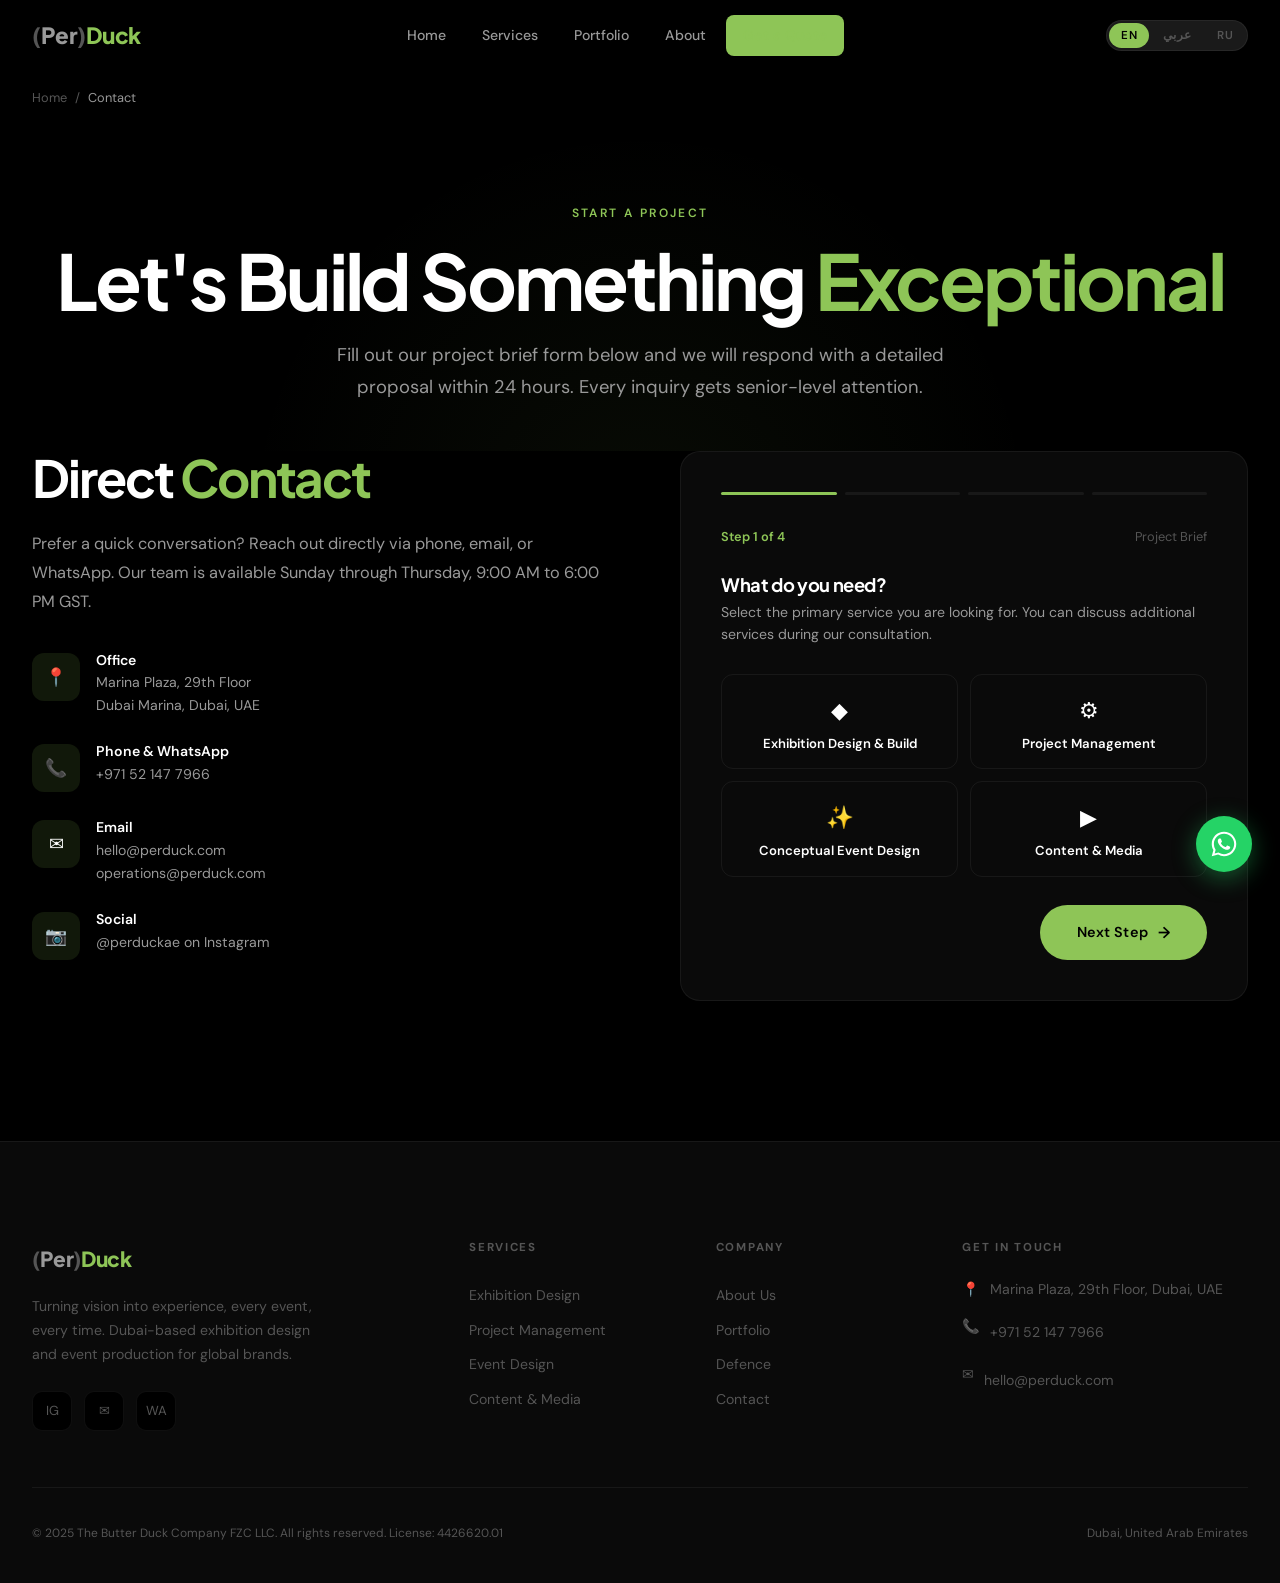
<file: contact.html>
<!DOCTYPE html>
<html lang="en">
<head>
  <meta charset="UTF-8">
  <meta name="viewport" content="width=device-width, initial-scale=1.0">
  <title>Contact & RFP — Request a Quote | (Per)Duck Events & Exhibitions</title>
  <meta name="description" content="Get a quote for your next exhibition stand or event project. Multi-step RFP form for detailed proposals. Dubai-based, globally deployed. Response within 24 hours.">
  <meta property="og:title" content="Contact | (Per)Duck Events & Exhibitions">
  <meta property="og:description" content="Request a quote for exhibition stands and event production. We respond within 24 hours.">
  <meta property="og:type" content="website">
  <meta property="og:url" content="https://perduck.com/contact.html">
  <meta name="twitter:card" content="summary">
  <link rel="canonical" href="https://perduck.com/contact.html">
  <link rel="preconnect" href="https://fonts.googleapis.com">
  <link rel="preconnect" href="https://fonts.gstatic.com" crossorigin>
  <link href="https://fonts.googleapis.com/css2?family=DM+Sans:opsz,wght@9..40,400;9..40,500;9..40,700&family=Noto+Sans+Arabic:wght@400;600;700&family=Plus+Jakarta+Sans:wght@600;700;800&display=swap" rel="stylesheet">
  <link rel="icon" type="image/svg+xml" href="assets/favicon.svg">
  <link rel="stylesheet" href="style.css">
  <script type="application/ld+json">
  {"@context":"https://schema.org","@type":"Organization","name":"(Per)Duck Events & Exhibitions","url":"https://perduck.com","telephone":"+971521477966","email":"hello@perduck.com","address":{"@type":"PostalAddress","streetAddress":"Marina Plaza, 29th Floor","addressLocality":"Dubai","addressCountry":"AE"}}
  </script>
</head>
<body>

<a href="#main" class="skip-link">Skip to main content</a>

<!-- NAVBAR -->
<nav class="navbar" id="navbar" aria-label="Main navigation">
  <div class="container nav-container">
    <a href="index.html" class="logo" aria-label="PerDuck Home"><span class="logo-paren">(</span><span class="logo-per">Per</span><span class="logo-paren">)</span><span class="logo-duck">Duck</span></a>
    <ul class="nav-links">
      <li><a href="index.html">Home</a></li>
      <li><a href="services.html">Services</a></li>
      <li><a href="portfolio.html">Portfolio</a></li>
      <li><a href="about.html">About</a></li>
      <li><a href="contact.html" class="btn btn-nav btn-primary active">Get a Quote</a></li>
    </ul>
    <div class="lang-switcher" aria-label="Language"></div>
    <button class="burger" id="burger" aria-label="Open menu" aria-expanded="false"><span></span><span></span><span></span></button>
  </div>
</nav>
<div class="mob-backdrop" id="mobBackdrop"></div>
<div class="mobile-menu" id="mobileMenu"><nav>
  <a href="index.html">Home</a><a href="services.html">Services</a><a href="portfolio.html">Portfolio</a><a href="about.html">About</a>
  <a href="contact.html" class="btn btn-primary" style="margin-top:16px;justify-content:center;">Get a Quote</a>
</nav></div>

<main id="main">

  <!-- BREADCRUMBS -->
  <div class="breadcrumbs"><div class="container"><div class="bc-inner">
    <a href="index.html">Home</a><span class="sep">/</span><span class="current">Contact</span>
  </div></div></div>

  <!-- PAGE HERO -->
  <section class="page-hero" style="padding-top:80px;padding-bottom:48px;">
    <div class="container">
      <span class="section-label reveal">Start a Project</span>
      <h1 class="reveal">Let's Build Something <span class="accent">Exceptional</span></h1>
      <p class="reveal">Fill out our project brief form below and we will respond with a detailed proposal within 24 hours. Every inquiry gets senior-level attention.</p>
    </div>
  </section>

  <!-- CONTACT SECTION -->
  <section style="padding-top:0;">
    <div class="container">
      <div class="contact-grid">

        <!-- Left: Info -->
        <div class="contact-info reveal">
          <h2>Direct <span class="accent">Contact</span></h2>
          <p>Prefer a quick conversation? Reach out directly via phone, email, or WhatsApp. Our team is available Sunday through Thursday, 9:00 AM to 6:00 PM GST.</p>

          <div class="contact-item">
            <span class="ci-icon" aria-hidden="true">&#128205;</span>
            <div class="ci-text">
              <h4>Office</h4>
              <p>Marina Plaza, 29th Floor<br>Dubai Marina, Dubai, UAE</p>
            </div>
          </div>

          <div class="contact-item">
            <span class="ci-icon" aria-hidden="true">&#128222;</span>
            <div class="ci-text">
              <h4>Phone & WhatsApp</h4>
              <p><a href="tel:+971521477966">+971 52 147 7966</a></p>
            </div>
          </div>

          <div class="contact-item">
            <span class="ci-icon" aria-hidden="true">&#9993;</span>
            <div class="ci-text">
              <h4>Email</h4>
              <p><a href="mailto:hello@perduck.com">hello@perduck.com</a><br><a href="mailto:operations@perduck.com">operations@perduck.com</a></p>
            </div>
          </div>

          <div class="contact-item">
            <span class="ci-icon" aria-hidden="true">&#128247;</span>
            <div class="ci-text">
              <h4>Social</h4>
              <p><a href="https://instagram.com/perduckae" target="_blank" rel="noopener noreferrer">@perduckae on Instagram</a></p>
            </div>
          </div>
        </div>

        <!-- Right: RFP Form -->
        <div id="rfp-form" class="rfp-wrap reveal">
          <div class="rfp-progress" aria-label="Form progress">
            <div class="rfp-bar done"></div>
            <div class="rfp-bar"></div>
            <div class="rfp-bar"></div>
            <div class="rfp-bar"></div>
          </div>
          <div class="step-indicator">
            <span class="current">Step 1 of 4</span>
            <span>Project Brief</span>
          </div>

          <form id="rfpForm" action="#" method="POST" novalidate>

            <!-- Step 1: Service Type -->
            <div class="form-step active" role="group" aria-label="Step 1: Select Service">
              <h3>What do you need?</h3>
              <p class="step-desc">Select the primary service you are looking for. You can discuss additional services during our consultation.</p>
              <input type="hidden" name="service_type" value="">
              <div class="svc-grid">
                <div class="svc-opt" data-value="Exhibition Design & Build" tabindex="0" role="button" aria-pressed="false">
                  <div class="svc-ico" aria-hidden="true">&#9670;</div>
                  <h4>Exhibition Design & Build</h4>
                </div>
                <div class="svc-opt" data-value="Project Management" tabindex="0" role="button" aria-pressed="false">
                  <div class="svc-ico" aria-hidden="true">&#9881;</div>
                  <h4>Project Management</h4>
                </div>
                <div class="svc-opt" data-value="Conceptual Event Design" tabindex="0" role="button" aria-pressed="false">
                  <div class="svc-ico" aria-hidden="true">&#10024;</div>
                  <h4>Conceptual Event Design</h4>
                </div>
                <div class="svc-opt" data-value="Content & Media Production" tabindex="0" role="button" aria-pressed="false">
                  <div class="svc-ico" aria-hidden="true">&#9654;</div>
                  <h4>Content & Media</h4>
                </div>
              </div>
              <div class="field-error" role="alert"></div>
              <div class="form-nav">
                <div></div>
                <button type="button" class="btn btn-primary" data-next>Next Step <span class="arrow">&#8594;</span></button>
              </div>
            </div>

            <!-- Step 2: Project Details -->
            <div class="form-step" role="group" aria-label="Step 2: Project Details">
              <h3>Project Details</h3>
              <p class="step-desc">Tell us about your exhibition or event so we can prepare an accurate proposal.</p>

              <div class="form-group">
                <label for="eventName">Event / Exhibition Name <span class="req">*</span></label>
                <input type="text" id="eventName" name="event_name" class="form-input" placeholder="e.g., GITEX Global 2025" required>
                <div class="field-error" role="alert"></div>
              </div>
              <div class="form-group">
                <label for="eventDates">Event Dates</label>
                <input type="text" id="eventDates" name="event_dates" class="form-input" placeholder="e.g., October 14–18, 2025">
              </div>
              <div class="form-group">
                <label for="eventLocation">Event Location <span class="req">*</span></label>
                <input type="text" id="eventLocation" name="event_location" class="form-input" placeholder="e.g., Dubai World Trade Centre" required>
                <div class="field-error" role="alert"></div>
              </div>
              <div class="form-group">
                <label for="boothSize">Booth Size (sqm)</label>
                <select id="boothSize" name="booth_size" class="form-input">
                  <option value="">Select approximate size</option>
                  <option value="Under 20 sqm">Under 20 sqm</option>
                  <option value="20-40 sqm">20 – 40 sqm</option>
                  <option value="40-80 sqm">40 – 80 sqm</option>
                  <option value="80-200 sqm">80 – 200 sqm</option>
                  <option value="200-500 sqm">200 – 500 sqm</option>
                  <option value="500+ sqm">500+ sqm</option>
                  <option value="Not sure">Not sure yet</option>
                </select>
              </div>
              <div class="form-group">
                <label for="budget">Budget Range (USD)</label>
                <select id="budget" name="budget_range" class="form-input">
                  <option value="">Select budget range</option>
                  <option value="Under $25,000">Under $25,000</option>
                  <option value="$25,000 - $50,000">$25,000 – $50,000</option>
                  <option value="$50,000 - $100,000">$50,000 – $100,000</option>
                  <option value="$100,000 - $250,000">$100,000 – $250,000</option>
                  <option value="$250,000+">$250,000+</option>
                  <option value="Discuss later">Prefer to discuss</option>
                </select>
              </div>
              <div class="form-nav">
                <button type="button" class="btn btn-outline" data-prev>&#8592; Back</button>
                <button type="button" class="btn btn-primary" data-next>Next Step <span class="arrow">&#8594;</span></button>
              </div>
            </div>

            <!-- Step 3: Contact Info -->
            <div class="form-step" role="group" aria-label="Step 3: Your Information">
              <h3>Your Information</h3>
              <p class="step-desc">How can we reach you? We treat all inquiries with strict confidentiality.</p>

              <div class="form-group">
                <label for="fullName">Full Name <span class="req">*</span></label>
                <input type="text" id="fullName" name="full_name" class="form-input" placeholder="Your full name" required>
                <div class="field-error" role="alert"></div>
              </div>
              <div class="form-group">
                <label for="company">Company <span class="req">*</span></label>
                <input type="text" id="company" name="company" class="form-input" placeholder="Company or organization name" required>
                <div class="field-error" role="alert"></div>
              </div>
              <div class="form-group">
                <label for="email">Email Address <span class="req">*</span></label>
                <input type="email" id="email" name="email" class="form-input" placeholder="your@company.com" required>
                <div class="field-error" role="alert"></div>
              </div>
              <div class="form-group">
                <label for="phone">Phone Number</label>
                <input type="tel" id="phone" name="phone" class="form-input" placeholder="+971 XX XXX XXXX">
              </div>
              <div class="form-group">
                <label for="country">Country</label>
                <input type="text" id="country" name="country" class="form-input" placeholder="e.g., United Arab Emirates">
              </div>
              <div class="form-nav">
                <button type="button" class="btn btn-outline" data-prev>&#8592; Back</button>
                <button type="button" class="btn btn-primary" data-next>Next Step <span class="arrow">&#8594;</span></button>
              </div>
            </div>

            <!-- Step 4: Notes + Submit -->
            <div class="form-step" role="group" aria-label="Step 4: Additional Information">
              <h3>Anything Else?</h3>
              <p class="step-desc">Share any additional details, design references, or special requirements for your project.</p>

              <div class="form-group">
                <label for="notes">Additional Notes</label>
                <textarea id="notes" name="notes" class="form-input" placeholder="Design references, special requirements, deadlines, or anything else we should know..."></textarea>
              </div>

              <div class="form-group">
                <label for="fileUpload">Attachments (briefs, floor plans, brand guidelines)</label>
                <input type="file" id="fileUpload" name="attachment" class="form-input" style="padding:10px;" accept=".pdf,.doc,.docx,.jpg,.png,.zip">
                <p style="font-size:.75rem;color:var(--text-dim);margin-top:4px;">PDF, DOC, JPG, PNG, or ZIP. Max 10MB.</p>
              </div>

              <div class="consent-row">
                <input type="checkbox" id="consent" required>
                <label for="consent">I agree that (Per)Duck Events may store and process my data to respond to this inquiry. We will never share your information with third parties.</label>
              </div>
              <div class="field-error" role="alert"></div>

              <div class="form-nav">
                <button type="button" class="btn btn-outline" data-prev>&#8592; Back</button>
                <button type="submit" class="btn btn-primary btn-lg">Submit Project Brief <span class="arrow">&#8594;</span></button>
              </div>
            </div>

          </form>

          <!-- Success State -->
          <div id="rfpSuccess" class="rfp-success" aria-live="polite">
            <div class="ok-icon" aria-hidden="true">&#10003;</div>
            <h3>Project Brief Received</h3>
            <p>Your reference number:</p>
            <div class="rfp-id">PD-XXXXXXXX-XXXX</div>
            <p>We will review your brief and respond within 24 hours. For urgent matters, call us directly at <a href="tel:+971521477966">+971 52 147 7966</a>.</p>
          </div>
        </div>

      </div>
    </div>
  </section>

</main>

<!-- FOOTER -->
<footer class="footer">
  <div class="container">
    <div class="footer-grid">
      <div class="footer-brand">
        <a href="index.html" class="logo"><span class="logo-paren">(</span><span class="logo-per">Per</span><span class="logo-paren">)</span><span class="logo-duck">Duck</span></a>
        <p>Turning vision into experience, every event, every time. Dubai-based exhibition design and event production for global brands.</p>
        <div class="footer-social">
          <a href="https://instagram.com/perduckae" target="_blank" rel="noopener noreferrer" aria-label="Instagram">IG</a>
          <a href="mailto:hello@perduck.com" aria-label="Email">&#9993;</a>
          <a href="https://wa.me/971521477966" target="_blank" rel="noopener noreferrer" aria-label="WhatsApp">WA</a>
        </div>
      </div>
      <div class="footer-col"><h4>Services</h4><a href="services.html#exhibition">Exhibition Design</a><a href="services.html#project-mgmt">Project Management</a><a href="services.html#concept">Event Design</a><a href="services.html#media">Content & Media</a></div>
      <div class="footer-col"><h4>Company</h4><a href="about.html">About Us</a><a href="portfolio.html">Portfolio</a><a href="defence.html">Defence</a><a href="contact.html">Contact</a></div>
      <div class="footer-col"><h4>Get in Touch</h4>
        <div class="footer-contact-row"><span>&#128205;</span><span>Marina Plaza, 29th Floor, Dubai, UAE</span></div>
        <div class="footer-contact-row"><span>&#128222;</span><span><a href="tel:+971521477966">+971 52 147 7966</a></span></div>
        <div class="footer-contact-row"><span>&#9993;</span><span><a href="mailto:hello@perduck.com">hello@perduck.com</a></span></div>
      </div>
    </div>
    <div class="footer-bottom">
      <p>&copy; 2025 The Butter Duck Company FZC LLC. All rights reserved. License: 4426620.01</p>
      <p>Dubai, United Arab Emirates</p>
    </div>
  </div>
</footer>

<a href="https://wa.me/971521477966" class="wa-float" target="_blank" rel="noopener noreferrer" aria-label="Chat on WhatsApp">
  <svg viewBox="0 0 32 32" xmlns="http://www.w3.org/2000/svg"><path d="M16.004 2.002c-7.732 0-14.002 6.27-14.002 14.002 0 2.468.657 4.876 1.904 6.988L2 30l7.188-1.884A13.94 13.94 0 0016.004 30c7.732 0 14.002-6.27 14.002-14.002S23.736 2.002 16.004 2.002zm0 25.604a11.56 11.56 0 01-5.892-1.61l-.422-.252-4.374 1.146 1.166-4.26-.276-.44a11.54 11.54 0 01-1.77-6.186c0-6.39 5.2-11.59 11.588-11.59 6.39 0 11.59 5.2 11.59 11.59s-5.2 11.59-11.59 11.59l-.02.002zm6.354-8.676c-.348-.174-2.062-1.018-2.382-1.134-.32-.116-.552-.174-.784.174-.232.348-.9 1.134-1.104 1.368-.204.232-.408.26-.756.086-.348-.174-1.47-.542-2.8-1.728-1.034-.922-1.734-2.062-1.938-2.41-.204-.348-.022-.536.154-.71.158-.156.348-.406.522-.61.174-.204.232-.348.348-.58.116-.232.058-.436-.03-.61-.086-.174-.784-1.89-1.074-2.588-.284-.68-.572-.588-.784-.598l-.668-.012c-.232 0-.61.088-.928.436-.32.348-1.218 1.19-1.218 2.9s1.248 3.364 1.422 3.596c.174.232 2.454 3.748 5.948 5.254.832.358 1.482.572 1.988.732.836.266 1.596.228 2.198.138.67-.1 2.062-.844 2.352-1.66.29-.814.29-1.514.204-1.66-.088-.146-.32-.232-.668-.406z"/></svg>
</a>

<script src="script.js"></script>
<script src="i18n.js"></script>
<script src="analytics.js"></script>
</body>
</html>
</file>
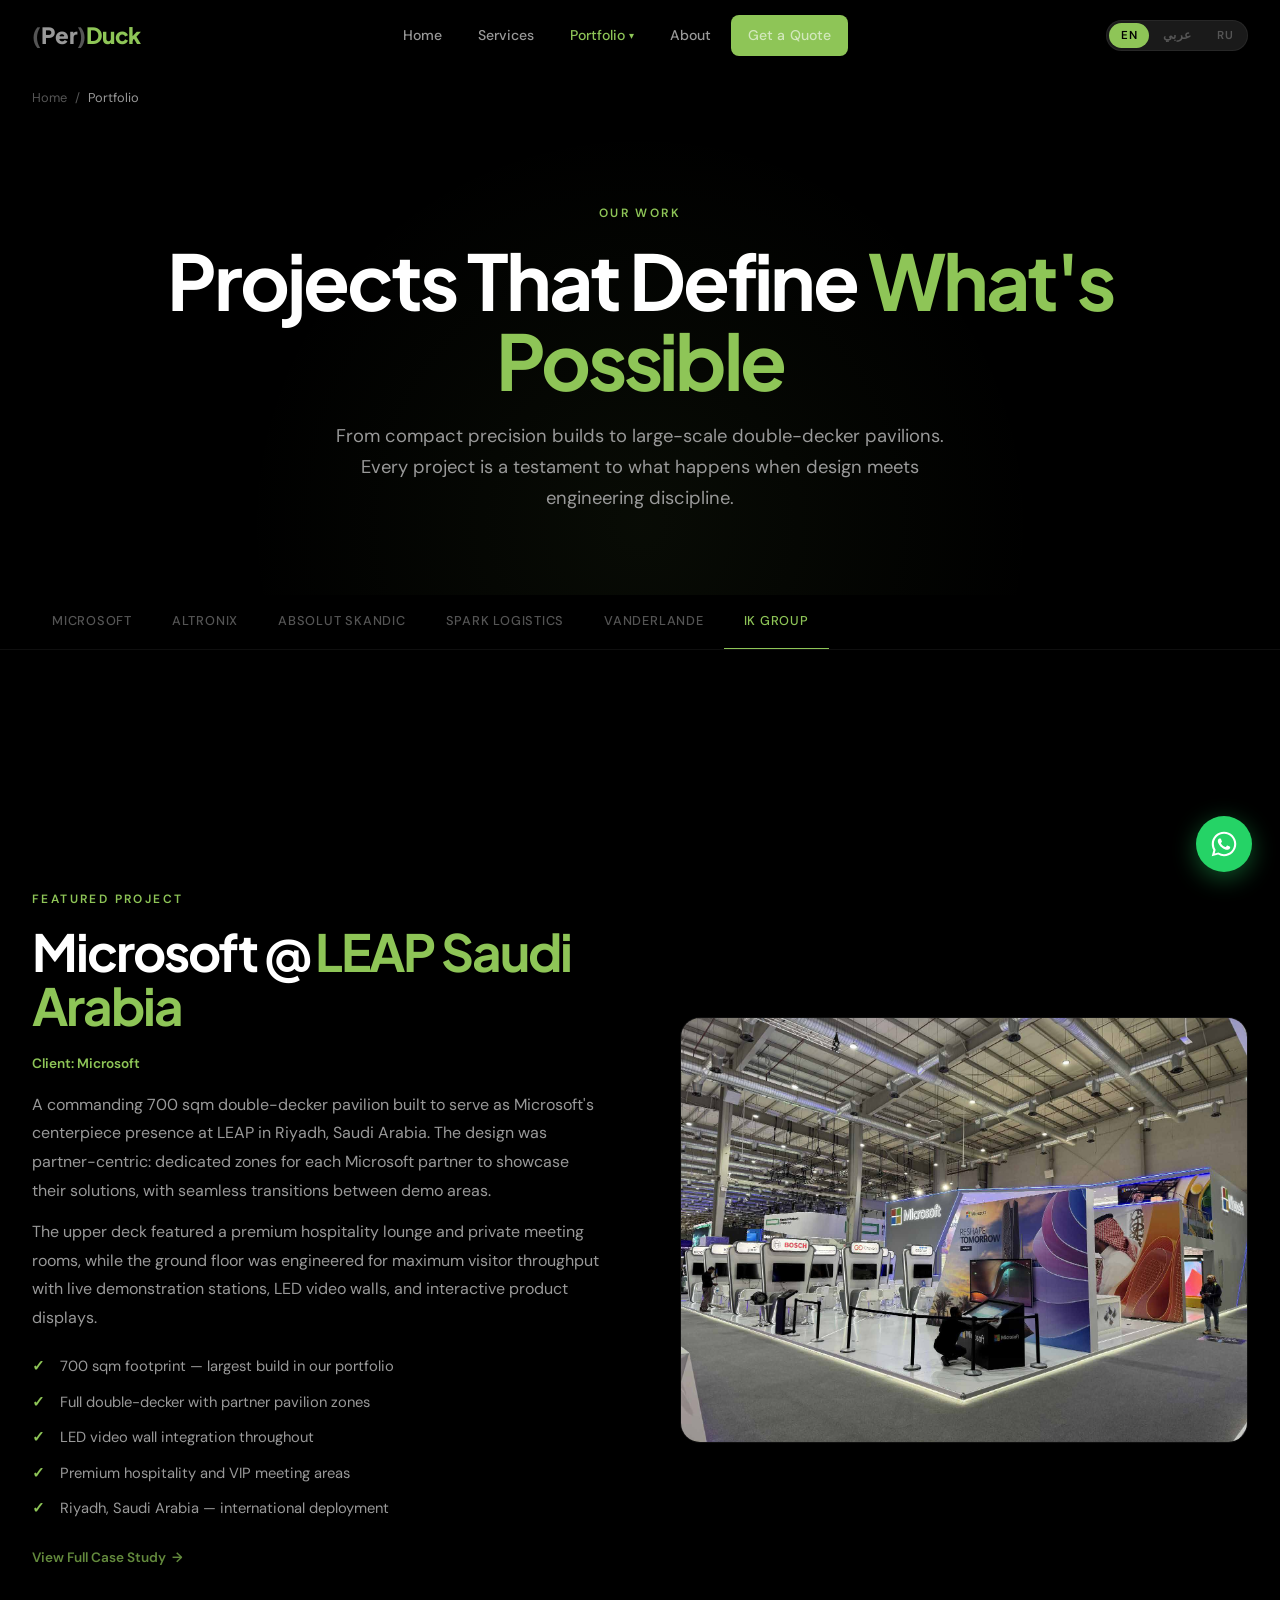
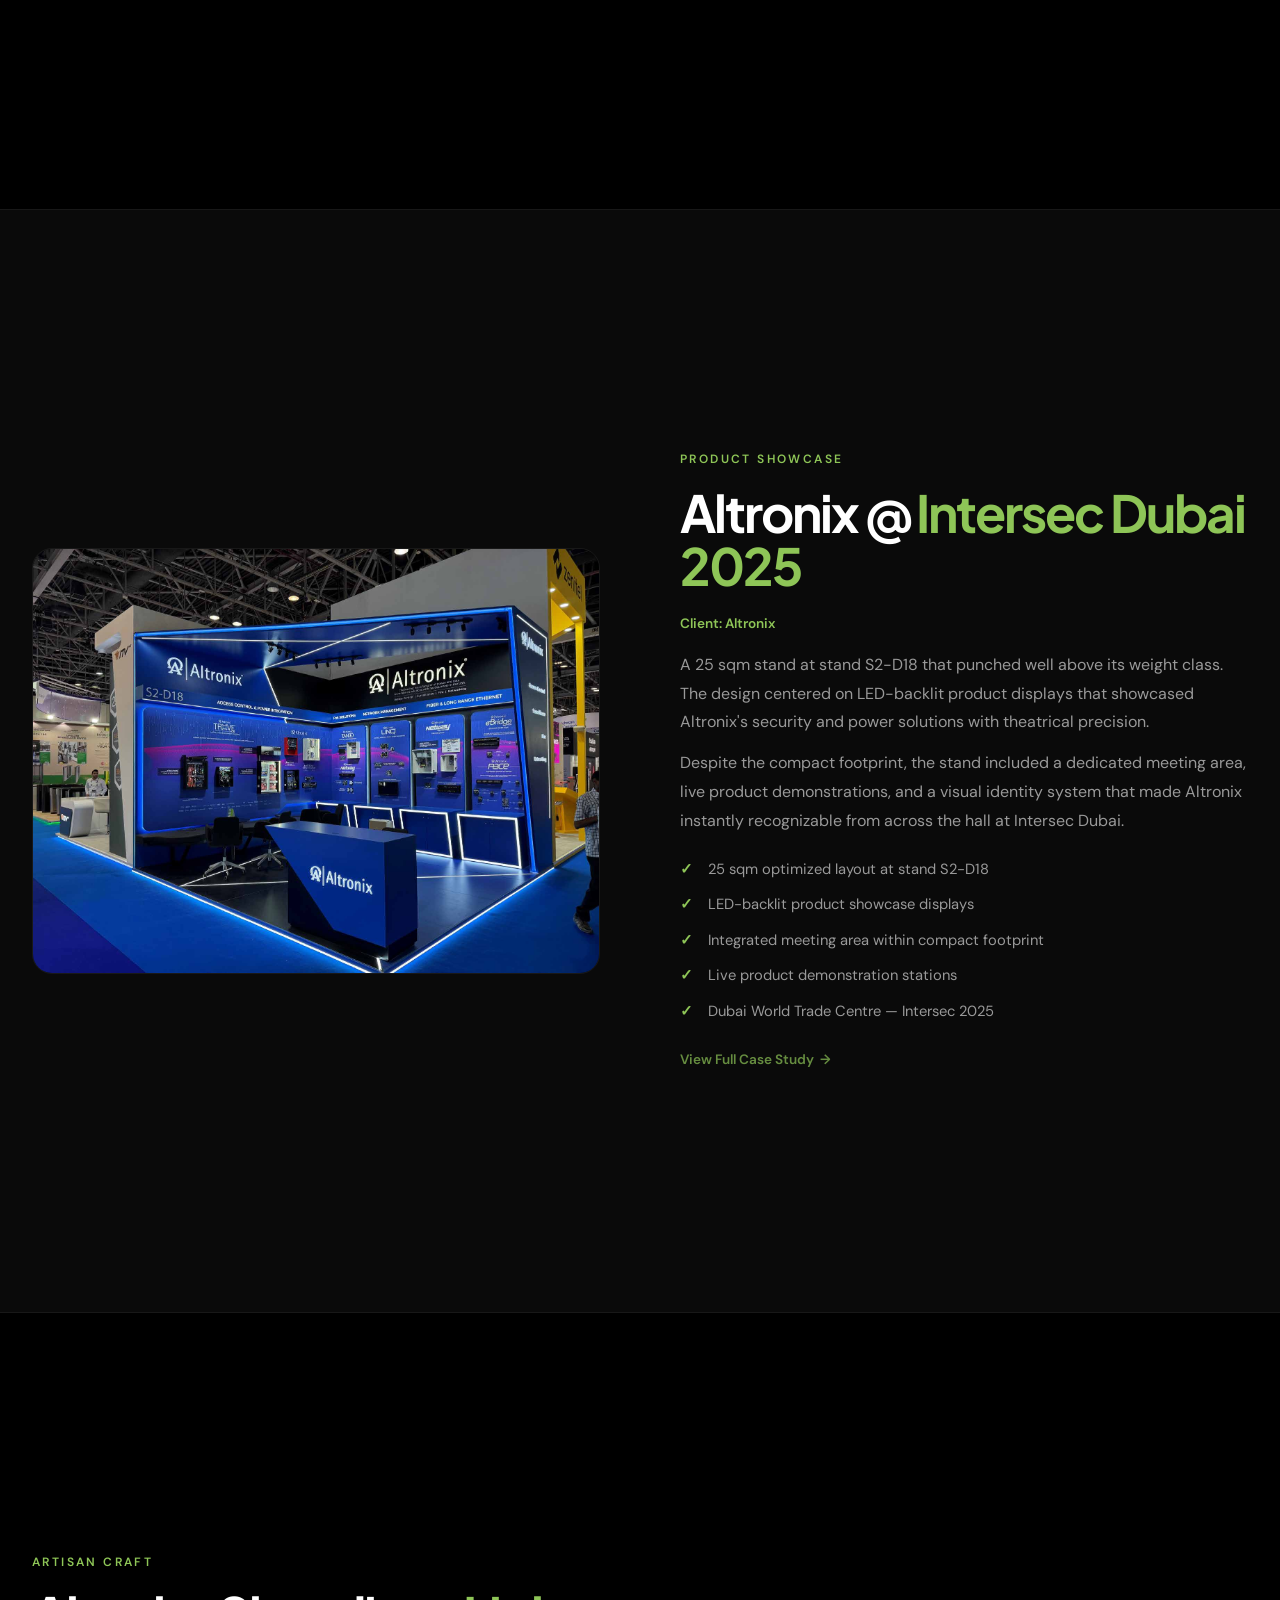
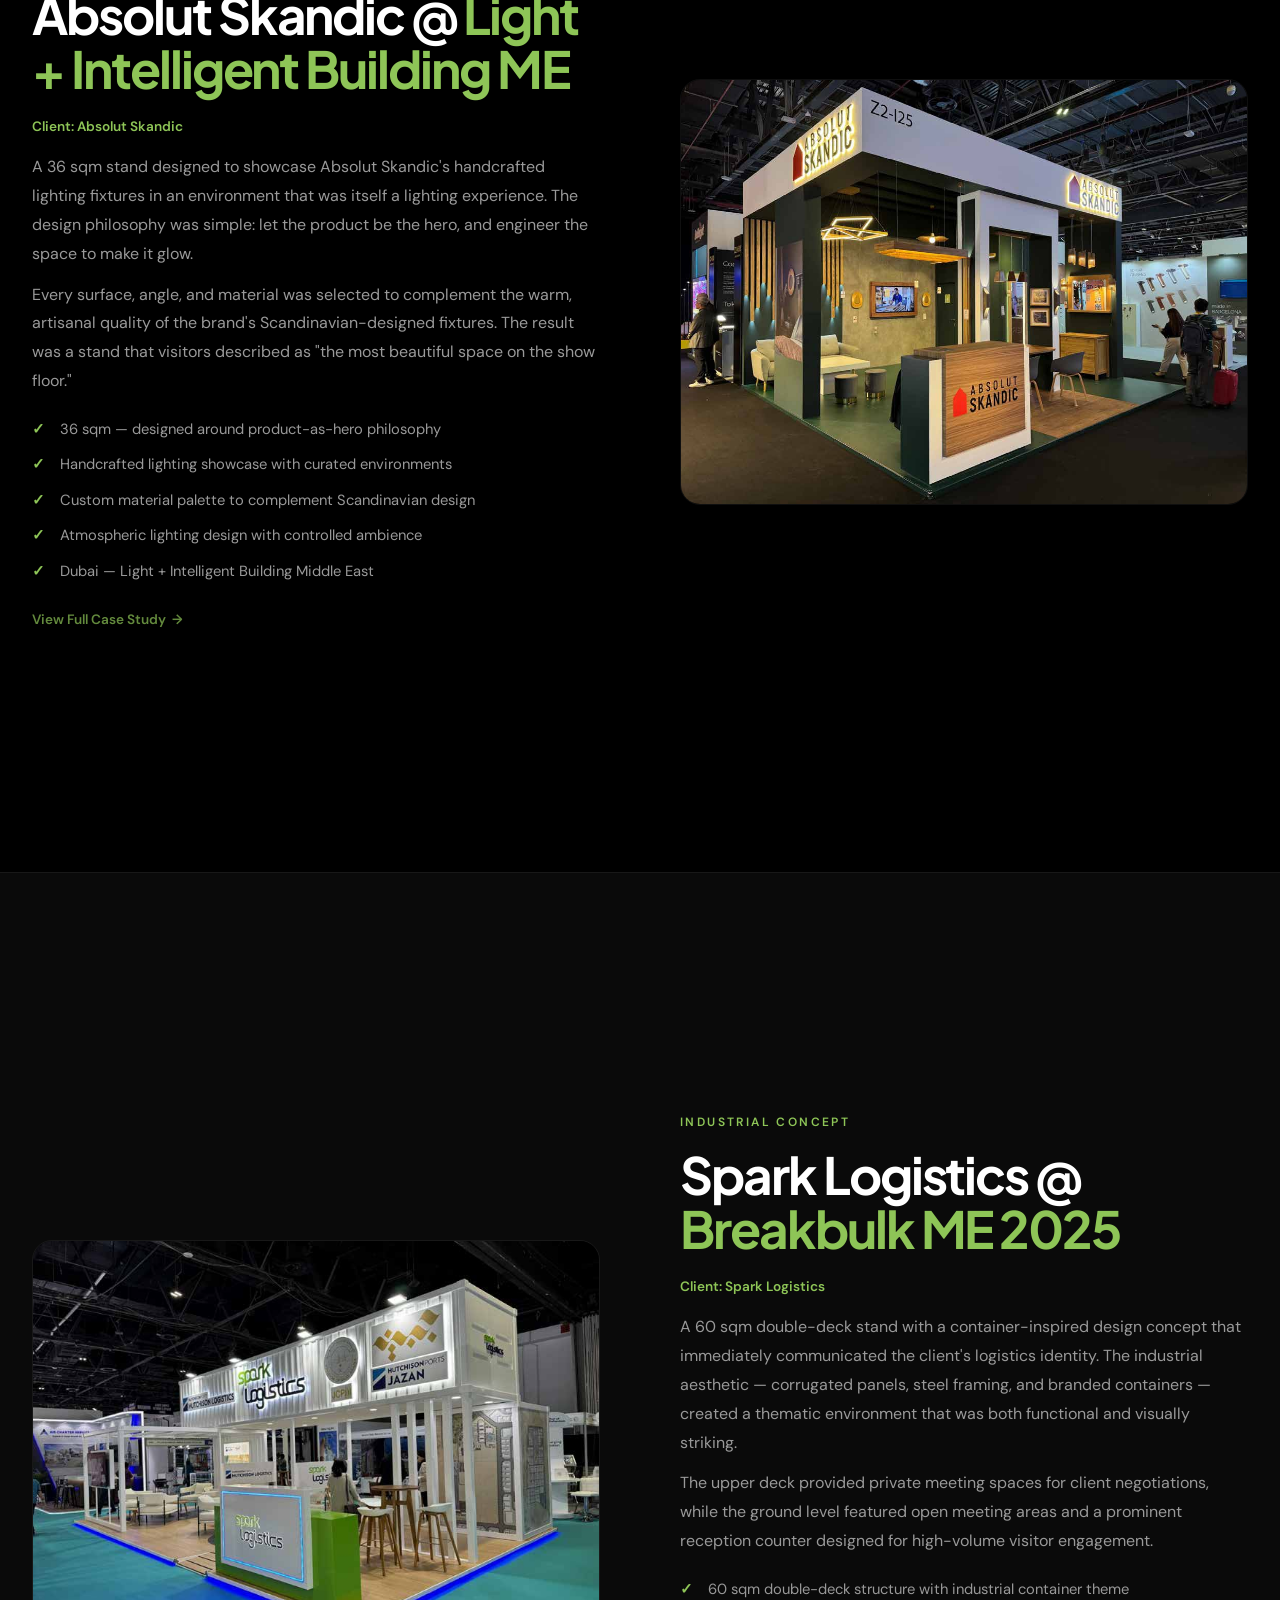
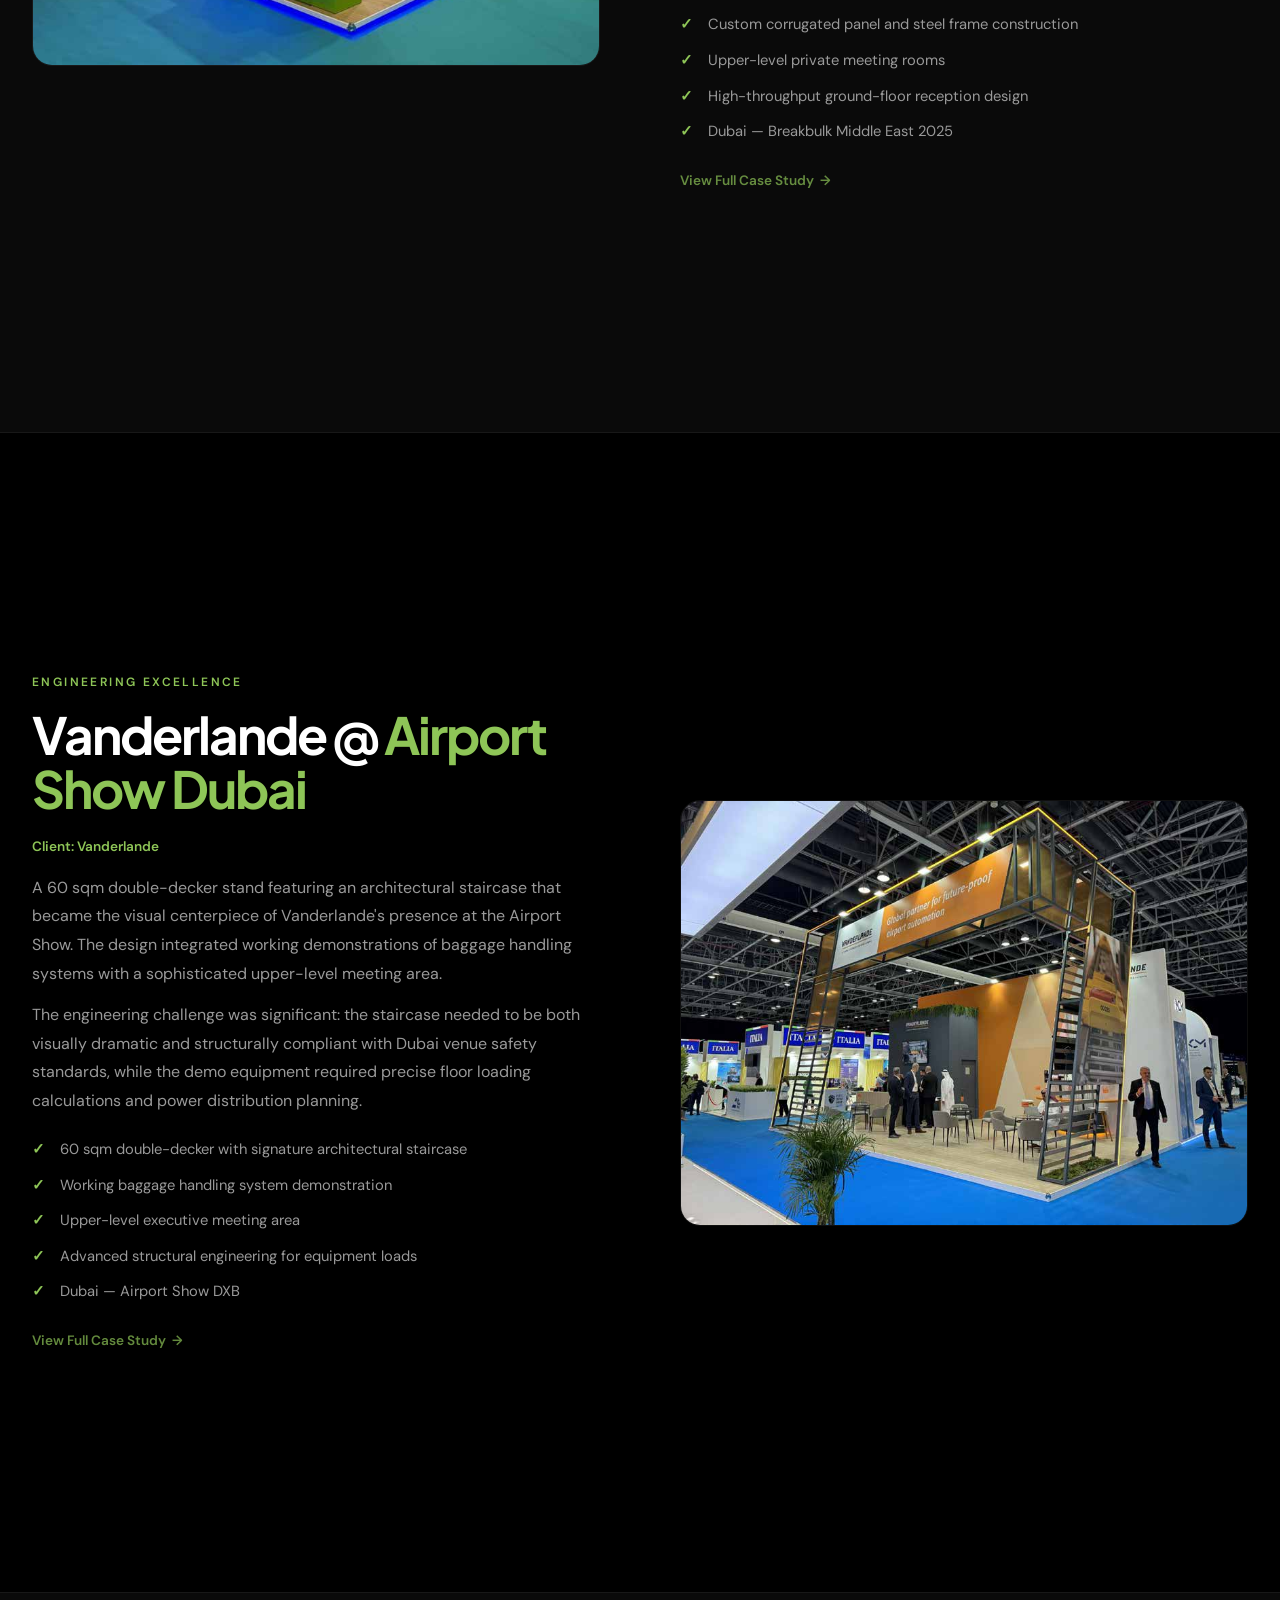
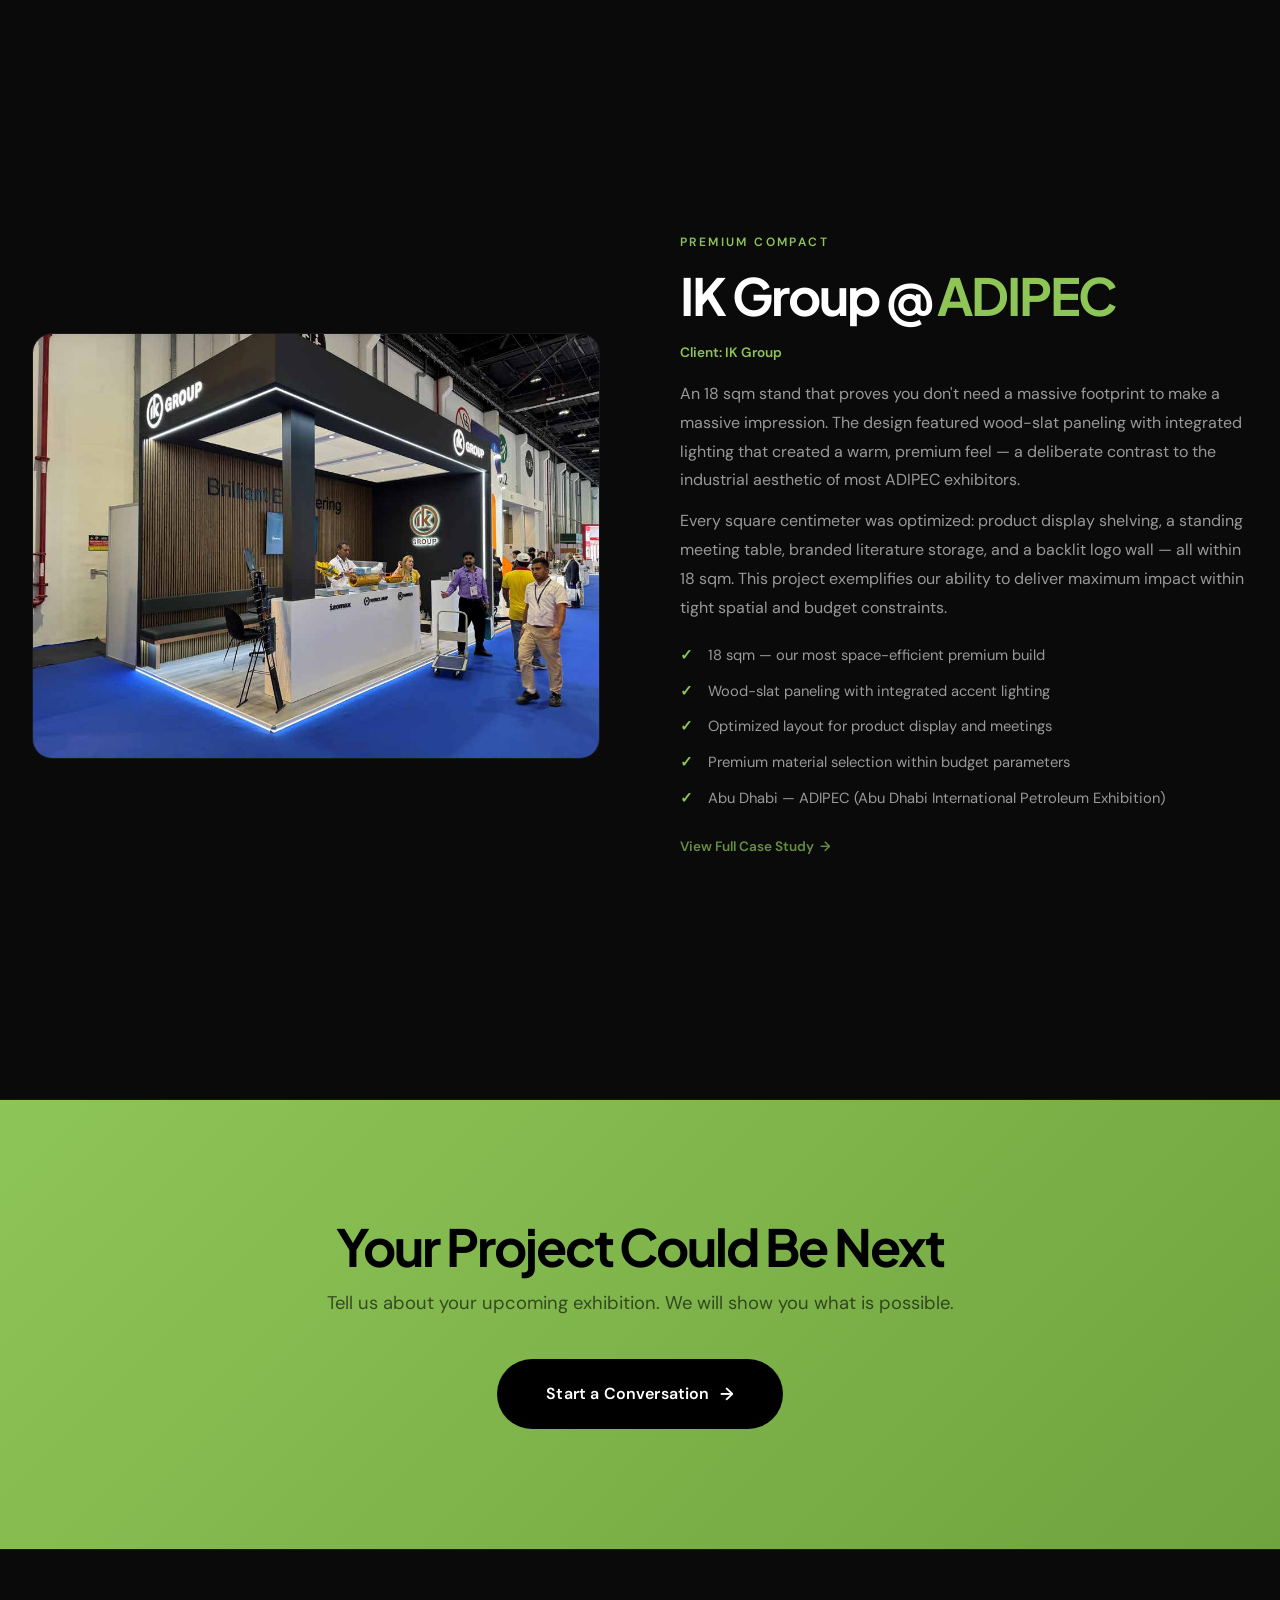
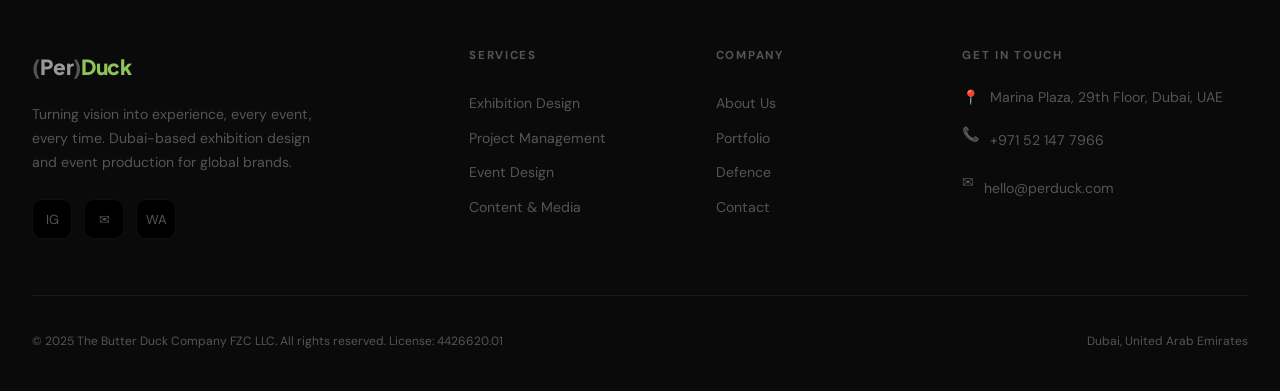
<file: portfolio.html>
<!DOCTYPE html>
<html lang="en">
<head>
  <meta charset="UTF-8">
  <meta name="viewport" content="width=device-width, initial-scale=1.0">
  <title>Portfolio — Exhibition Stands & Event Projects | (Per)Duck Events</title>
  <meta name="description" content="Explore our portfolio of custom exhibition stands and event builds: Microsoft at LEAP (700 sqm), Vanderlande at Airport Show, Altronix at Intersec, and more. Dubai-based, globally deployed.">
  <meta property="og:title" content="Portfolio | (Per)Duck Events & Exhibitions">
  <meta property="og:description" content="Custom exhibition stands from 18 to 700 sqm. See our work for Microsoft, Vanderlande, Altronix, and more.">
  <meta property="og:type" content="website">
  <meta property="og:url" content="https://perduck.com/portfolio.html">
  <meta property="og:image" content="https://perduck.com/assets/photos/microsoft-leap.jpg">
  <meta name="twitter:card" content="summary_large_image">
  <link rel="canonical" href="https://perduck.com/portfolio.html">
  <link rel="preconnect" href="https://fonts.googleapis.com">
  <link rel="preconnect" href="https://fonts.gstatic.com" crossorigin>
  <link href="https://fonts.googleapis.com/css2?family=DM+Sans:opsz,wght@9..40,400;9..40,500;9..40,700&family=Noto+Sans+Arabic:wght@400;600;700&family=Plus+Jakarta+Sans:wght@600;700;800&display=swap" rel="stylesheet">
  <link rel="icon" type="image/svg+xml" href="assets/favicon.svg">
  <link rel="stylesheet" href="style.css">
  <script type="application/ld+json">
  [
    {"@context":"https://schema.org","@type":"Organization","name":"(Per)Duck Events & Exhibitions","url":"https://perduck.com"},
    {"@context":"https://schema.org","@type":"CreativeWork","name":"Microsoft LEAP Saudi Arabia Pavilion","creator":{"@type":"Organization","name":"(Per)Duck Events"},"description":"700 sqm double-decker partner-centric pavilion at LEAP Saudi Arabia"},
    {"@context":"https://schema.org","@type":"CreativeWork","name":"Altronix Intersec Dubai Stand","creator":{"@type":"Organization","name":"(Per)Duck Events"},"description":"25 sqm LED product showcase at Intersec Dubai 2025"},
    {"@context":"https://schema.org","@type":"CreativeWork","name":"Vanderlande Airport Show Stand","creator":{"@type":"Organization","name":"(Per)Duck Events"},"description":"60 sqm double-decker with staircase at Airport Show Dubai"},
    {"@context":"https://schema.org","@type":"CreativeWork","name":"Spark Logistics Breakbulk Stand","creator":{"@type":"Organization","name":"(Per)Duck Events"},"description":"60 sqm double-deck container-style stand at Breakbulk ME 2025"},
    {"@context":"https://schema.org","@type":"CreativeWork","name":"Absolut Skandic Light + Building Stand","creator":{"@type":"Organization","name":"(Per)Duck Events"},"description":"36 sqm handcrafted lighting showcase at Light + Intelligent Building ME"},
    {"@context":"https://schema.org","@type":"CreativeWork","name":"IK Group ADIPEC Stand","creator":{"@type":"Organization","name":"(Per)Duck Events"},"description":"18 sqm wood-slat premium compact stand at ADIPEC"}
  ]
  </script>
</head>
<body>

<a href="#main" class="skip-link">Skip to main content</a>

<!-- NAVBAR -->
<nav class="navbar" id="navbar" aria-label="Main navigation">
  <div class="container nav-container">
    <a href="index.html" class="logo" aria-label="PerDuck Home"><span class="logo-paren">(</span><span class="logo-per">Per</span><span class="logo-paren">)</span><span class="logo-duck">Duck</span></a>
    <ul class="nav-links">
      <li><a href="index.html">Home</a></li>
      <li><a href="services.html">Services</a></li>
      <li>
        <a href="portfolio.html" class="active" data-mega="megaPortfolio" aria-expanded="false" aria-haspopup="true">Portfolio <span class="dd-arrow" aria-hidden="true">&#9662;</span></a>
        <div class="mega-menu portfolio-mm" id="megaPortfolio" role="menu">
          <a href="#microsoft" class="mega-item" role="menuitem"><div class="mega-text"><h4>Microsoft</h4><p>LEAP Saudi Arabia</p></div></a>
          <a href="#altronix" class="mega-item" role="menuitem"><div class="mega-text"><h4>Altronix</h4><p>Intersec Dubai</p></div></a>
          <a href="#absolut" class="mega-item" role="menuitem"><div class="mega-text"><h4>Absolut Skandic</h4><p>Light + Building ME</p></div></a>
          <a href="#spark" class="mega-item" role="menuitem"><div class="mega-text"><h4>Spark Logistics</h4><p>Breakbulk ME</p></div></a>
          <a href="#vanderlande" class="mega-item" role="menuitem"><div class="mega-text"><h4>Vanderlande</h4><p>Airport Show DXB</p></div></a>
          <a href="#ikgroup" class="mega-item" role="menuitem"><div class="mega-text"><h4>IK Group</h4><p>ADIPEC</p></div></a>
        </div>
      </li>
      <li><a href="about.html">About</a></li>
      <li><a href="contact.html" class="btn btn-nav btn-primary">Get a Quote</a></li>
    </ul>
    <div class="lang-switcher" aria-label="Language"></div>
    <button class="burger" id="burger" aria-label="Open menu" aria-expanded="false"><span></span><span></span><span></span></button>
  </div>
</nav>
<div class="mob-backdrop" id="mobBackdrop"></div>
<div class="mobile-menu" id="mobileMenu"><nav>
  <a href="index.html">Home</a><a href="services.html">Services</a>
  <div class="mob-accordion"><button class="mob-accordion-btn" aria-expanded="false">Portfolio <span class="dd-arrow">&#9662;</span></button><div class="mob-accordion-panel"><a href="#microsoft">Microsoft</a><a href="#altronix">Altronix</a><a href="#spark">Spark Logistics</a><a href="#vanderlande">Vanderlande</a></div></div>
  <a href="about.html">About</a>
  <a href="contact.html" class="btn btn-primary" style="margin-top:16px;justify-content:center;">Get a Quote</a>
</nav></div>

<main id="main">

  <!-- BREADCRUMBS -->
  <div class="breadcrumbs"><div class="container"><div class="bc-inner">
    <a href="index.html">Home</a><span class="sep">/</span><span class="current">Portfolio</span>
  </div></div></div>

  <!-- PAGE HERO -->
  <section class="page-hero" style="padding-top:80px;">
    <div class="container">
      <span class="section-label reveal">Our Work</span>
      <h1 class="reveal">Projects That Define <span class="accent">What's Possible</span></h1>
      <p class="reveal">From compact precision builds to large-scale double-decker pavilions. Every project is a testament to what happens when design meets engineering discipline.</p>
    </div>
  </section>

  <!-- STICKY ANCHOR NAV -->
  <div class="anchor-nav" role="navigation" aria-label="Project sections">
    <div class="anchor-nav-inner">
      <a href="#microsoft" class="anchor-link active">Microsoft</a>
      <a href="#altronix" class="anchor-link">Altronix</a>
      <a href="#absolut" class="anchor-link">Absolut Skandic</a>
      <a href="#spark" class="anchor-link">Spark Logistics</a>
      <a href="#vanderlande" class="anchor-link">Vanderlande</a>
      <a href="#ikgroup" class="anchor-link">IK Group</a>
    </div>
  </div>

  <!-- PROJECT 1: Microsoft -->
  <section id="microsoft">
    <div class="container">
      <div class="service-detail">
        <div class="sd-text reveal">
          <span class="section-label">Featured Project</span>
          <h2>Microsoft @ <span class="accent">LEAP Saudi Arabia</span></h2>
          <div class="project-client" style="margin-bottom:16px;">Client: Microsoft</div>
          <p>A commanding 700 sqm double-decker pavilion built to serve as Microsoft's centerpiece presence at LEAP in Riyadh, Saudi Arabia. The design was partner-centric: dedicated zones for each Microsoft partner to showcase their solutions, with seamless transitions between demo areas.</p>
          <p>The upper deck featured a premium hospitality lounge and private meeting rooms, while the ground floor was engineered for maximum visitor throughput with live demonstration stations, LED video walls, and interactive product displays.</p>
          <ul>
            <li>700 sqm footprint — largest build in our portfolio</li>
            <li>Full double-decker with partner pavilion zones</li>
            <li>LED video wall integration throughout</li>
            <li>Premium hospitality and VIP meeting areas</li>
            <li>Riyadh, Saudi Arabia — international deployment</li>
          </ul>
          <a href="projects/microsoft-leap.html" class="service-link" style="margin-top:20px;">View Full Case Study <span class="arrow">&#8594;</span></a>
        </div>
        <div class="sd-visual reveal">
          <img src="assets/photos/microsoft-leap.jpg" alt="Microsoft double-decker exhibition pavilion at LEAP Saudi Arabia, 700 sqm with partner zones and LED walls" loading="lazy">
        </div>
      </div>
    </div>
  </section>

  <!-- PROJECT 2: Altronix -->
  <section id="altronix" style="background:var(--bg-card);border-top:1px solid var(--border);border-bottom:1px solid var(--border);">
    <div class="container">
      <div class="service-detail reverse">
        <div class="sd-text reveal">
          <span class="section-label">Product Showcase</span>
          <h2>Altronix @ <span class="accent">Intersec Dubai 2025</span></h2>
          <div class="project-client" style="margin-bottom:16px;">Client: Altronix</div>
          <p>A 25 sqm stand at stand S2-D18 that punched well above its weight class. The design centered on LED-backlit product displays that showcased Altronix's security and power solutions with theatrical precision.</p>
          <p>Despite the compact footprint, the stand included a dedicated meeting area, live product demonstrations, and a visual identity system that made Altronix instantly recognizable from across the hall at Intersec Dubai.</p>
          <ul>
            <li>25 sqm optimized layout at stand S2-D18</li>
            <li>LED-backlit product showcase displays</li>
            <li>Integrated meeting area within compact footprint</li>
            <li>Live product demonstration stations</li>
            <li>Dubai World Trade Centre — Intersec 2025</li>
          </ul>
          <a href="projects/altronix-intersec.html" class="service-link" style="margin-top:20px;">View Full Case Study <span class="arrow">&#8594;</span></a>
        </div>
        <div class="sd-visual reveal">
          <img src="assets/photos/altronix-intersec.jpg" alt="Altronix LED product showcase stand at Intersec Dubai 2025, 25 sqm at stand S2-D18" loading="lazy">
        </div>
      </div>
    </div>
  </section>

  <!-- PROJECT 3: Absolut Skandic -->
  <section id="absolut">
    <div class="container">
      <div class="service-detail">
        <div class="sd-text reveal">
          <span class="section-label">Artisan Craft</span>
          <h2>Absolut Skandic @ <span class="accent">Light + Intelligent Building ME</span></h2>
          <div class="project-client" style="margin-bottom:16px;">Client: Absolut Skandic</div>
          <p>A 36 sqm stand designed to showcase Absolut Skandic's handcrafted lighting fixtures in an environment that was itself a lighting experience. The design philosophy was simple: let the product be the hero, and engineer the space to make it glow.</p>
          <p>Every surface, angle, and material was selected to complement the warm, artisanal quality of the brand's Scandinavian-designed fixtures. The result was a stand that visitors described as "the most beautiful space on the show floor."</p>
          <ul>
            <li>36 sqm — designed around product-as-hero philosophy</li>
            <li>Handcrafted lighting showcase with curated environments</li>
            <li>Custom material palette to complement Scandinavian design</li>
            <li>Atmospheric lighting design with controlled ambience</li>
            <li>Dubai — Light + Intelligent Building Middle East</li>
          </ul>
          <a href="projects/absolut-skandic.html" class="service-link" style="margin-top:20px;">View Full Case Study <span class="arrow">&#8594;</span></a>
        </div>
        <div class="sd-visual reveal">
          <img src="assets/photos/absolut-skandic.jpg" alt="Absolut Skandic handcrafted lighting showcase at Light + Intelligent Building Middle East, 36 sqm" loading="lazy">
        </div>
      </div>
    </div>
  </section>

  <!-- PROJECT 4: Spark Logistics -->
  <section id="spark" style="background:var(--bg-card);border-top:1px solid var(--border);border-bottom:1px solid var(--border);">
    <div class="container">
      <div class="service-detail reverse">
        <div class="sd-text reveal">
          <span class="section-label">Industrial Concept</span>
          <h2>Spark Logistics @ <span class="accent">Breakbulk ME 2025</span></h2>
          <div class="project-client" style="margin-bottom:16px;">Client: Spark Logistics</div>
          <p>A 60 sqm double-deck stand with a container-inspired design concept that immediately communicated the client's logistics identity. The industrial aesthetic — corrugated panels, steel framing, and branded containers — created a thematic environment that was both functional and visually striking.</p>
          <p>The upper deck provided private meeting spaces for client negotiations, while the ground level featured open meeting areas and a prominent reception counter designed for high-volume visitor engagement.</p>
          <ul>
            <li>60 sqm double-deck structure with industrial container theme</li>
            <li>Custom corrugated panel and steel frame construction</li>
            <li>Upper-level private meeting rooms</li>
            <li>High-throughput ground-floor reception design</li>
            <li>Dubai — Breakbulk Middle East 2025</li>
          </ul>
          <a href="projects/spark-breakbulk.html" class="service-link" style="margin-top:20px;">View Full Case Study <span class="arrow">&#8594;</span></a>
        </div>
        <div class="sd-visual reveal">
          <img src="assets/photos/spark-breakbulk.jpg" alt="Spark Logistics container-style double-deck exhibition stand at Breakbulk ME 2025, 60 sqm" loading="lazy">
        </div>
      </div>
    </div>
  </section>

  <!-- PROJECT 5: Vanderlande -->
  <section id="vanderlande">
    <div class="container">
      <div class="service-detail">
        <div class="sd-text reveal">
          <span class="section-label">Engineering Excellence</span>
          <h2>Vanderlande @ <span class="accent">Airport Show Dubai</span></h2>
          <div class="project-client" style="margin-bottom:16px;">Client: Vanderlande</div>
          <p>A 60 sqm double-decker stand featuring an architectural staircase that became the visual centerpiece of Vanderlande's presence at the Airport Show. The design integrated working demonstrations of baggage handling systems with a sophisticated upper-level meeting area.</p>
          <p>The engineering challenge was significant: the staircase needed to be both visually dramatic and structurally compliant with Dubai venue safety standards, while the demo equipment required precise floor loading calculations and power distribution planning.</p>
          <ul>
            <li>60 sqm double-decker with signature architectural staircase</li>
            <li>Working baggage handling system demonstration</li>
            <li>Upper-level executive meeting area</li>
            <li>Advanced structural engineering for equipment loads</li>
            <li>Dubai — Airport Show DXB</li>
          </ul>
          <a href="projects/vanderlande-airport.html" class="service-link" style="margin-top:20px;">View Full Case Study <span class="arrow">&#8594;</span></a>
        </div>
        <div class="sd-visual reveal">
          <img src="assets/photos/vanderlande-airport.jpg" alt="Vanderlande double-decker with architectural staircase at Airport Show Dubai, 60 sqm" loading="lazy">
        </div>
      </div>
    </div>
  </section>

  <!-- PROJECT 6: IK Group -->
  <section id="ikgroup" style="background:var(--bg-card);border-top:1px solid var(--border);border-bottom:1px solid var(--border);">
    <div class="container">
      <div class="service-detail reverse">
        <div class="sd-text reveal">
          <span class="section-label">Premium Compact</span>
          <h2>IK Group @ <span class="accent">ADIPEC</span></h2>
          <div class="project-client" style="margin-bottom:16px;">Client: IK Group</div>
          <p>An 18 sqm stand that proves you don't need a massive footprint to make a massive impression. The design featured wood-slat paneling with integrated lighting that created a warm, premium feel — a deliberate contrast to the industrial aesthetic of most ADIPEC exhibitors.</p>
          <p>Every square centimeter was optimized: product display shelving, a standing meeting table, branded literature storage, and a backlit logo wall — all within 18 sqm. This project exemplifies our ability to deliver maximum impact within tight spatial and budget constraints.</p>
          <ul>
            <li>18 sqm — our most space-efficient premium build</li>
            <li>Wood-slat paneling with integrated accent lighting</li>
            <li>Optimized layout for product display and meetings</li>
            <li>Premium material selection within budget parameters</li>
            <li>Abu Dhabi — ADIPEC (Abu Dhabi International Petroleum Exhibition)</li>
          </ul>
          <a href="projects/ikgroup-adipec.html" class="service-link" style="margin-top:20px;">View Full Case Study <span class="arrow">&#8594;</span></a>
        </div>
        <div class="sd-visual reveal">
          <img src="assets/photos/ik-group-adipec.jpg" alt="IK Group premium compact stand with wood-slat paneling at ADIPEC, 18 sqm" loading="lazy">
        </div>
      </div>
    </div>
  </section>

  <!-- CTA -->
  <section class="cta-section">
    <div class="container">
      <h2 class="reveal">Your Project Could Be Next</h2>
      <p class="reveal">Tell us about your upcoming exhibition. We will show you what is possible.</p>
      <a href="contact.html" class="btn btn-lg reveal">Start a Conversation <span class="arrow">&#8594;</span></a>
    </div>
  </section>

</main>

<!-- FOOTER -->
<footer class="footer">
  <div class="container">
    <div class="footer-grid">
      <div class="footer-brand">
        <a href="index.html" class="logo"><span class="logo-paren">(</span><span class="logo-per">Per</span><span class="logo-paren">)</span><span class="logo-duck">Duck</span></a>
        <p>Turning vision into experience, every event, every time. Dubai-based exhibition design and event production for global brands.</p>
        <div class="footer-social">
          <a href="https://instagram.com/perduckae" target="_blank" rel="noopener noreferrer" aria-label="Instagram">IG</a>
          <a href="mailto:hello@perduck.com" aria-label="Email">&#9993;</a>
          <a href="https://wa.me/971521477966" target="_blank" rel="noopener noreferrer" aria-label="WhatsApp">WA</a>
        </div>
      </div>
      <div class="footer-col"><h4>Services</h4><a href="services.html#exhibition">Exhibition Design</a><a href="services.html#project-mgmt">Project Management</a><a href="services.html#concept">Event Design</a><a href="services.html#media">Content & Media</a></div>
      <div class="footer-col"><h4>Company</h4><a href="about.html">About Us</a><a href="portfolio.html">Portfolio</a><a href="defence.html">Defence</a><a href="contact.html">Contact</a></div>
      <div class="footer-col"><h4>Get in Touch</h4>
        <div class="footer-contact-row"><span>&#128205;</span><span>Marina Plaza, 29th Floor, Dubai, UAE</span></div>
        <div class="footer-contact-row"><span>&#128222;</span><span><a href="tel:+971521477966">+971 52 147 7966</a></span></div>
        <div class="footer-contact-row"><span>&#9993;</span><span><a href="mailto:hello@perduck.com">hello@perduck.com</a></span></div>
      </div>
    </div>
    <div class="footer-bottom">
      <p>&copy; 2025 The Butter Duck Company FZC LLC. All rights reserved. License: 4426620.01</p>
      <p>Dubai, United Arab Emirates</p>
    </div>
  </div>
</footer>

<a href="https://wa.me/971521477966" class="wa-float" target="_blank" rel="noopener noreferrer" aria-label="Chat on WhatsApp">
  <svg viewBox="0 0 32 32" xmlns="http://www.w3.org/2000/svg"><path d="M16.004 2.002c-7.732 0-14.002 6.27-14.002 14.002 0 2.468.657 4.876 1.904 6.988L2 30l7.188-1.884A13.94 13.94 0 0016.004 30c7.732 0 14.002-6.27 14.002-14.002S23.736 2.002 16.004 2.002zm0 25.604a11.56 11.56 0 01-5.892-1.61l-.422-.252-4.374 1.146 1.166-4.26-.276-.44a11.54 11.54 0 01-1.77-6.186c0-6.39 5.2-11.59 11.588-11.59 6.39 0 11.59 5.2 11.59 11.59s-5.2 11.59-11.59 11.59l-.02.002zm6.354-8.676c-.348-.174-2.062-1.018-2.382-1.134-.32-.116-.552-.174-.784.174-.232.348-.9 1.134-1.104 1.368-.204.232-.408.26-.756.086-.348-.174-1.47-.542-2.8-1.728-1.034-.922-1.734-2.062-1.938-2.41-.204-.348-.022-.536.154-.71.158-.156.348-.406.522-.61.174-.204.232-.348.348-.58.116-.232.058-.436-.03-.61-.086-.174-.784-1.89-1.074-2.588-.284-.68-.572-.588-.784-.598l-.668-.012c-.232 0-.61.088-.928.436-.32.348-1.218 1.19-1.218 2.9s1.248 3.364 1.422 3.596c.174.232 2.454 3.748 5.948 5.254.832.358 1.482.572 1.988.732.836.266 1.596.228 2.198.138.67-.1 2.062-.844 2.352-1.66.29-.814.29-1.514.204-1.66-.088-.146-.32-.232-.668-.406z"/></svg>
</a>

<script src="script.js"></script>
<script src="i18n.js"></script>
<script src="analytics.js"></script>
</body>
</html>
</file>
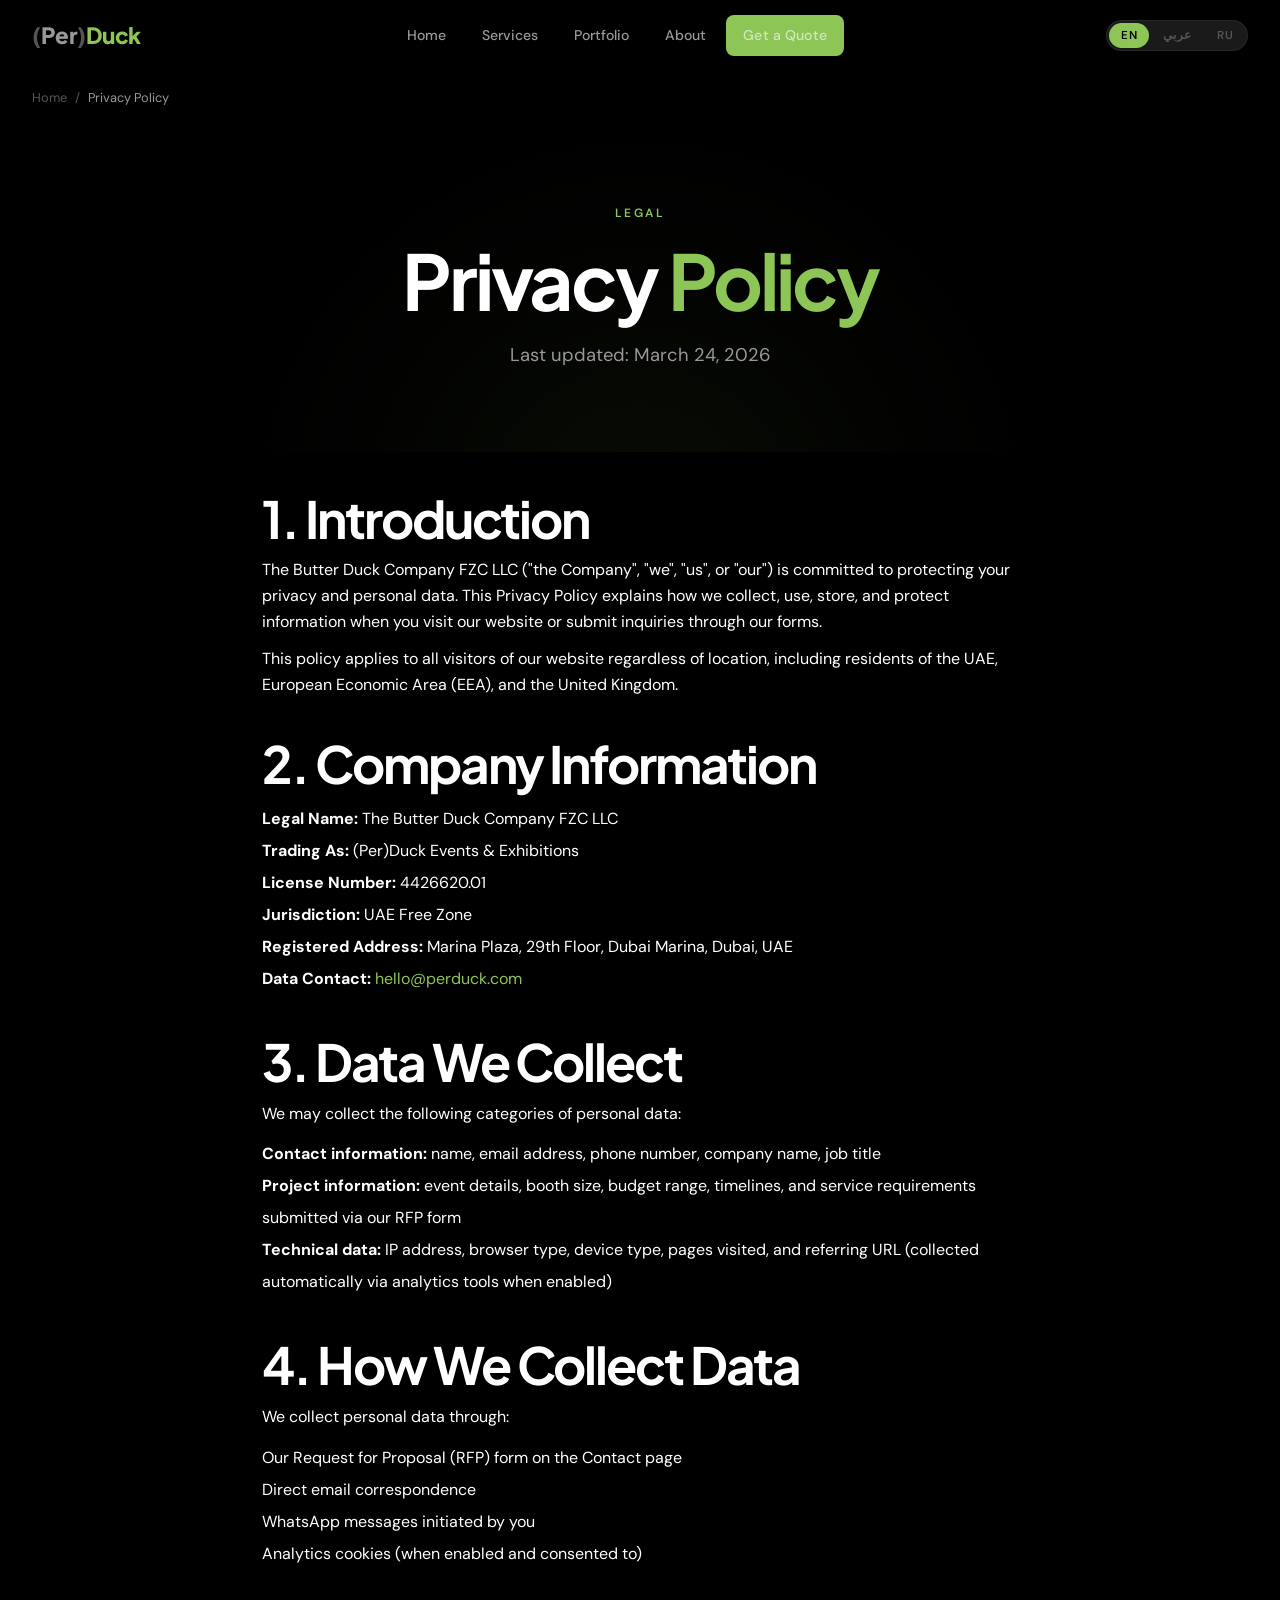
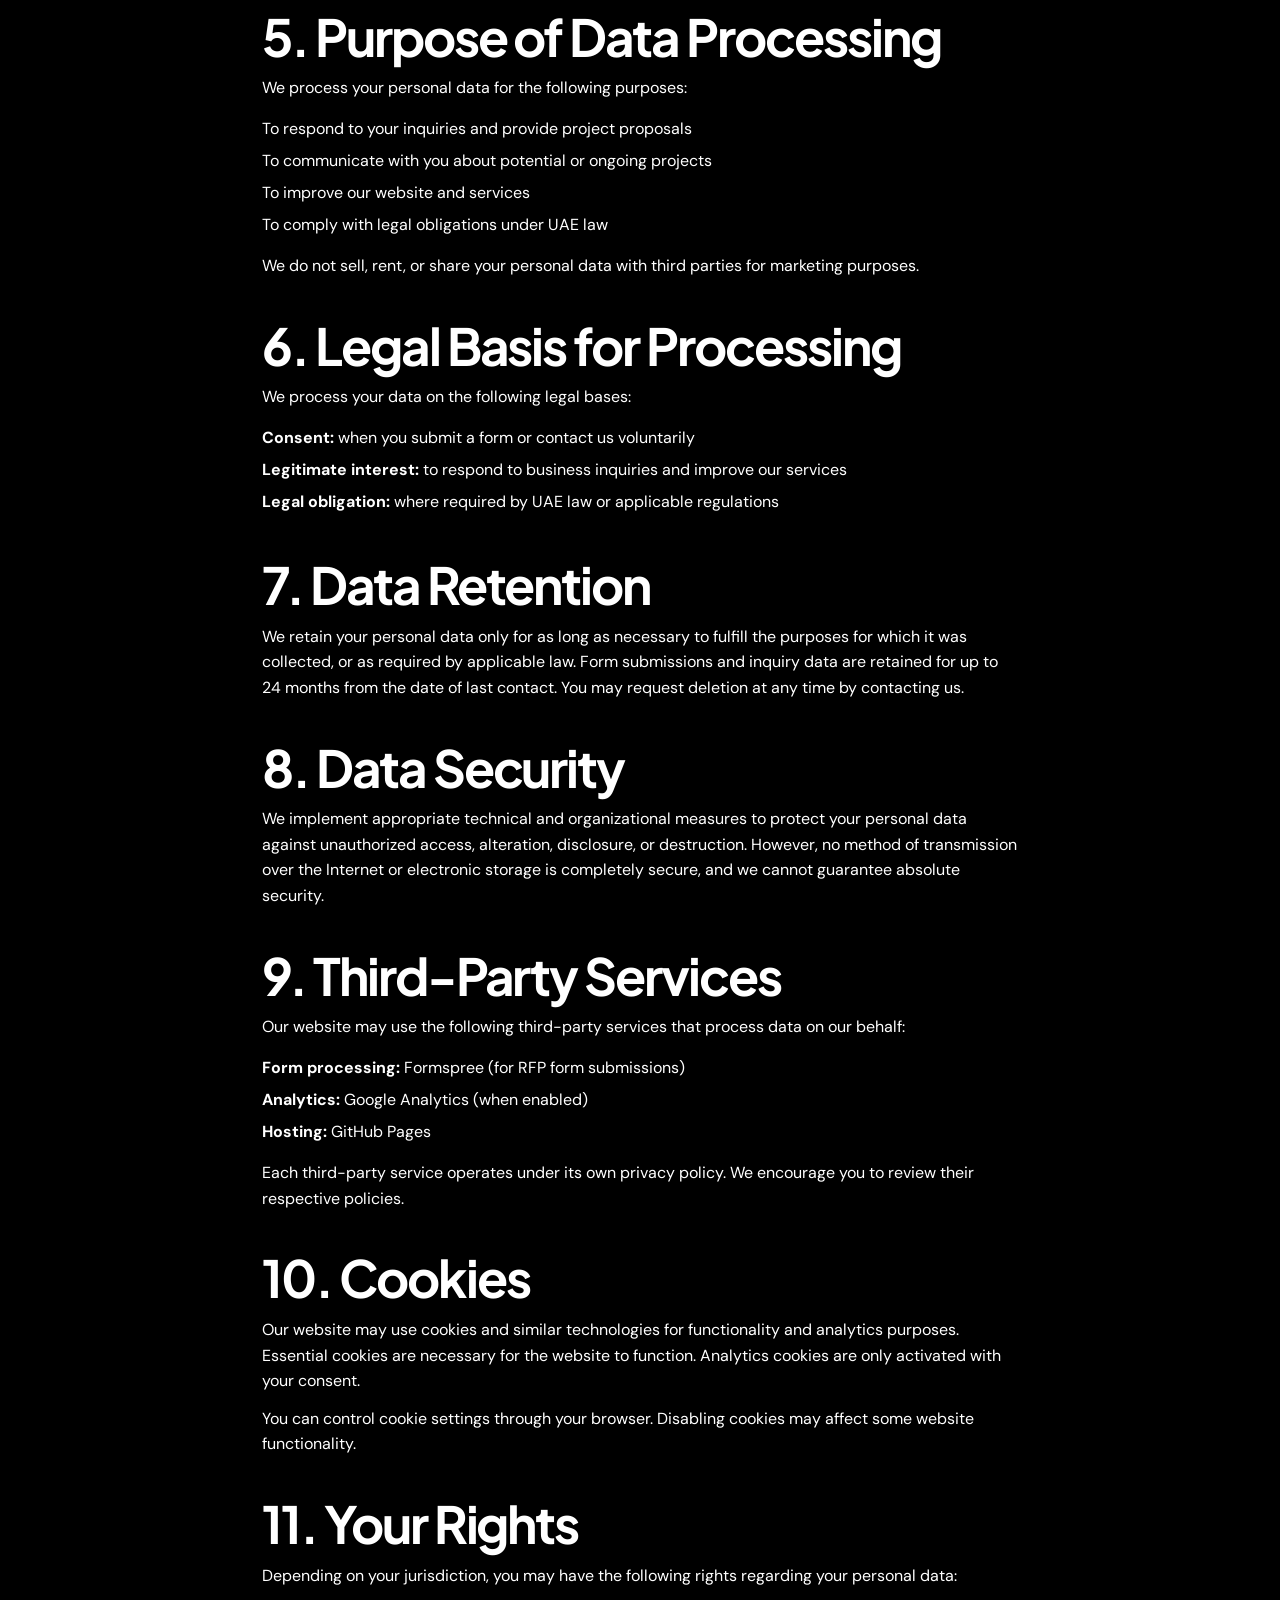
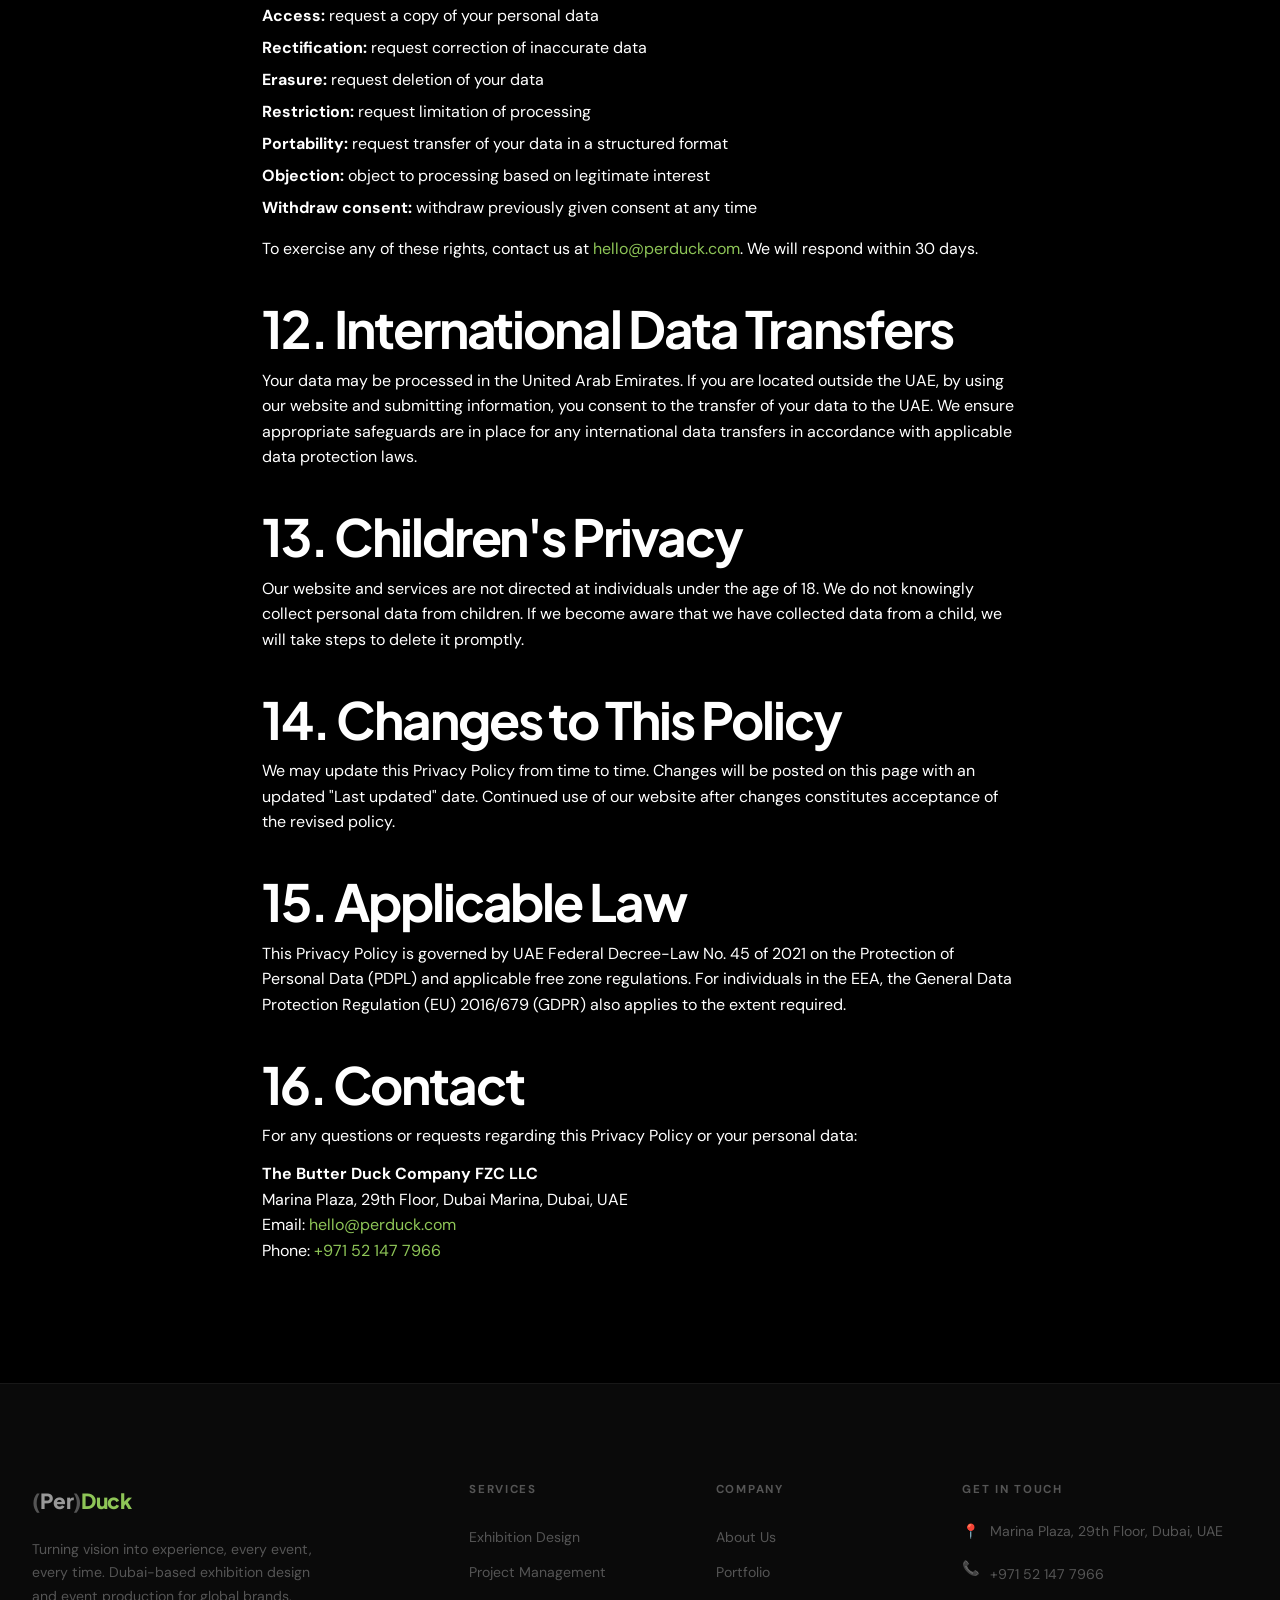
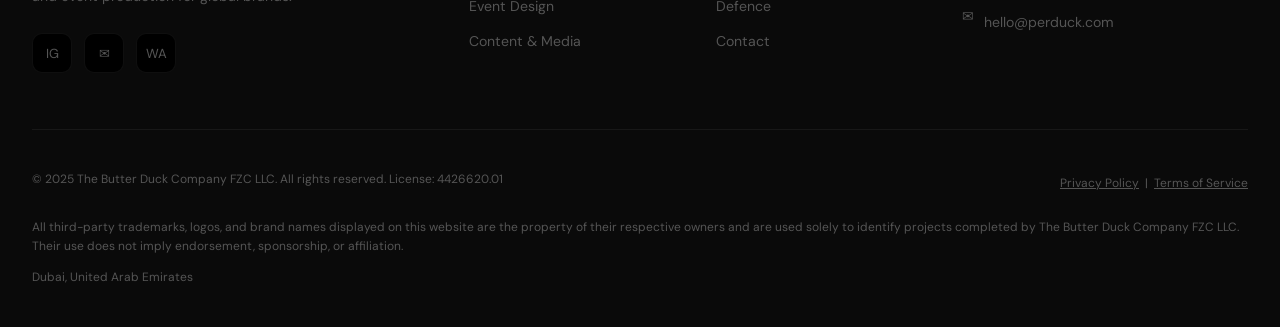
<file: privacy.html>
<!DOCTYPE html>
<html lang="en">
<head>
  <meta charset="UTF-8">
  <meta name="viewport" content="width=device-width, initial-scale=1.0">
  <title>Privacy Policy | (Per)Duck Events & Exhibitions</title>
  <meta name="description" content="Privacy Policy for The Butter Duck Company FZC LLC. How we collect, use, and protect your personal data.">
  <meta property="og:title" content="Privacy Policy | (Per)Duck Events & Exhibitions">
  <meta property="og:description" content="Privacy Policy governing the collection and use of personal data on the (Per)Duck Events & Exhibitions website.">
  <meta property="og:type" content="website">
  <link rel="canonical" href="https://perduck.com/privacy.html">
  <link rel="preconnect" href="https://fonts.googleapis.com">
  <link rel="preconnect" href="https://fonts.gstatic.com" crossorigin>
  <link href="https://fonts.googleapis.com/css2?family=DM+Sans:opsz,wght@9..40,400;9..40,500;9..40,700&family=Noto+Sans+Arabic:wght@400;600;700&family=Plus+Jakarta+Sans:wght@600;700;800&display=swap" rel="stylesheet">
  <link rel="icon" type="image/svg+xml" href="assets/favicon.svg">
  <link rel="stylesheet" href="style.css">
</head>
<body>

<a href="#main" class="skip-link">Skip to main content</a>

<!-- NAVBAR -->
<nav class="navbar" id="navbar" aria-label="Main navigation">
  <div class="container nav-container">
    <a href="index.html" class="logo" aria-label="PerDuck Home"><span class="logo-paren">(</span><span class="logo-per">Per</span><span class="logo-paren">)</span><span class="logo-duck">Duck</span></a>
    <ul class="nav-links">
      <li><a href="index.html">Home</a></li>
      <li><a href="services.html">Services</a></li>
      <li><a href="portfolio.html">Portfolio</a></li>
      <li><a href="about.html">About</a></li>
      <li><a href="contact.html" class="btn btn-nav btn-primary">Get a Quote</a></li>
    </ul>
    <div class="lang-switcher" aria-label="Language"></div>
    <button class="burger" id="burger" aria-label="Open menu" aria-expanded="false"><span></span><span></span><span></span></button>
  </div>
</nav>
<div class="mob-backdrop" id="mobBackdrop"></div>
<div class="mobile-menu" id="mobileMenu"><nav>
  <a href="index.html">Home</a><a href="services.html">Services</a><a href="portfolio.html">Portfolio</a><a href="about.html">About</a>
  <a href="contact.html" class="btn btn-primary" style="margin-top:16px;justify-content:center;">Get a Quote</a>
</nav></div>

<main id="main">

  <!-- BREADCRUMBS -->
  <div class="breadcrumbs"><div class="container"><div class="bc-inner">
    <a href="index.html">Home</a><span class="sep">/</span><span class="current">Privacy Policy</span>
  </div></div></div>

  <!-- PAGE HERO -->
  <section class="page-hero" style="padding-top:80px;">
    <div class="container">
      <span class="section-label reveal">Legal</span>
      <h1 class="reveal">Privacy <span class="accent">Policy</span></h1>
      <p class="reveal">Last updated: March 24, 2026</p>
    </div>
  </section>

  <!-- PRIVACY CONTENT -->
  <section style="padding-top:40px;padding-bottom:80px;">
    <div class="container" style="max-width:820px;">

      <div class="reveal" style="margin-bottom:40px;">
        <h2 style="margin-bottom:12px;">1. Introduction</h2>
        <p>The Butter Duck Company FZC LLC ("the Company", "we", "us", or "our") is committed to protecting your privacy and personal data. This Privacy Policy explains how we collect, use, store, and protect information when you visit our website or submit inquiries through our forms.</p>
        <p style="margin-top:12px;">This policy applies to all visitors of our website regardless of location, including residents of the UAE, European Economic Area (EEA), and the United Kingdom.</p>
      </div>

      <div class="reveal" style="margin-bottom:40px;">
        <h2 style="margin-bottom:12px;">2. Company Information</h2>
        <ul style="list-style:none;padding:0;line-height:2;">
          <li><strong>Legal Name:</strong> The Butter Duck Company FZC LLC</li>
          <li><strong>Trading As:</strong> (Per)Duck Events &amp; Exhibitions</li>
          <li><strong>License Number:</strong> 4426620.01</li>
          <li><strong>Jurisdiction:</strong> UAE Free Zone</li>
          <li><strong>Registered Address:</strong> Marina Plaza, 29th Floor, Dubai Marina, Dubai, UAE</li>
          <li><strong>Data Contact:</strong> <a href="mailto:hello@perduck.com">hello@perduck.com</a></li>
        </ul>
      </div>

      <div class="reveal" style="margin-bottom:40px;">
        <h2 style="margin-bottom:12px;">3. Data We Collect</h2>
        <p>We may collect the following categories of personal data:</p>
        <ul style="margin-top:12px;line-height:2;">
          <li><strong>Contact information:</strong> name, email address, phone number, company name, job title</li>
          <li><strong>Project information:</strong> event details, booth size, budget range, timelines, and service requirements submitted via our RFP form</li>
          <li><strong>Technical data:</strong> IP address, browser type, device type, pages visited, and referring URL (collected automatically via analytics tools when enabled)</li>
        </ul>
      </div>

      <div class="reveal" style="margin-bottom:40px;">
        <h2 style="margin-bottom:12px;">4. How We Collect Data</h2>
        <p>We collect personal data through:</p>
        <ul style="margin-top:12px;line-height:2;">
          <li>Our Request for Proposal (RFP) form on the Contact page</li>
          <li>Direct email correspondence</li>
          <li>WhatsApp messages initiated by you</li>
          <li>Analytics cookies (when enabled and consented to)</li>
        </ul>
      </div>

      <div class="reveal" style="margin-bottom:40px;">
        <h2 style="margin-bottom:12px;">5. Purpose of Data Processing</h2>
        <p>We process your personal data for the following purposes:</p>
        <ul style="margin-top:12px;line-height:2;">
          <li>To respond to your inquiries and provide project proposals</li>
          <li>To communicate with you about potential or ongoing projects</li>
          <li>To improve our website and services</li>
          <li>To comply with legal obligations under UAE law</li>
        </ul>
        <p style="margin-top:12px;">We do not sell, rent, or share your personal data with third parties for marketing purposes.</p>
      </div>

      <div class="reveal" style="margin-bottom:40px;">
        <h2 style="margin-bottom:12px;">6. Legal Basis for Processing</h2>
        <p>We process your data on the following legal bases:</p>
        <ul style="margin-top:12px;line-height:2;">
          <li><strong>Consent:</strong> when you submit a form or contact us voluntarily</li>
          <li><strong>Legitimate interest:</strong> to respond to business inquiries and improve our services</li>
          <li><strong>Legal obligation:</strong> where required by UAE law or applicable regulations</li>
        </ul>
      </div>

      <div class="reveal" style="margin-bottom:40px;">
        <h2 style="margin-bottom:12px;">7. Data Retention</h2>
        <p>We retain your personal data only for as long as necessary to fulfill the purposes for which it was collected, or as required by applicable law. Form submissions and inquiry data are retained for up to 24 months from the date of last contact. You may request deletion at any time by contacting us.</p>
      </div>

      <div class="reveal" style="margin-bottom:40px;">
        <h2 style="margin-bottom:12px;">8. Data Security</h2>
        <p>We implement appropriate technical and organizational measures to protect your personal data against unauthorized access, alteration, disclosure, or destruction. However, no method of transmission over the Internet or electronic storage is completely secure, and we cannot guarantee absolute security.</p>
      </div>

      <div class="reveal" style="margin-bottom:40px;">
        <h2 style="margin-bottom:12px;">9. Third-Party Services</h2>
        <p>Our website may use the following third-party services that process data on our behalf:</p>
        <ul style="margin-top:12px;line-height:2;">
          <li><strong>Form processing:</strong> Formspree (for RFP form submissions)</li>
          <li><strong>Analytics:</strong> Google Analytics (when enabled)</li>
          <li><strong>Hosting:</strong> GitHub Pages</li>
        </ul>
        <p style="margin-top:12px;">Each third-party service operates under its own privacy policy. We encourage you to review their respective policies.</p>
      </div>

      <div class="reveal" style="margin-bottom:40px;">
        <h2 style="margin-bottom:12px;">10. Cookies</h2>
        <p>Our website may use cookies and similar technologies for functionality and analytics purposes. Essential cookies are necessary for the website to function. Analytics cookies are only activated with your consent.</p>
        <p style="margin-top:12px;">You can control cookie settings through your browser. Disabling cookies may affect some website functionality.</p>
      </div>

      <div class="reveal" style="margin-bottom:40px;">
        <h2 style="margin-bottom:12px;">11. Your Rights</h2>
        <p>Depending on your jurisdiction, you may have the following rights regarding your personal data:</p>
        <ul style="margin-top:12px;line-height:2;">
          <li><strong>Access:</strong> request a copy of your personal data</li>
          <li><strong>Rectification:</strong> request correction of inaccurate data</li>
          <li><strong>Erasure:</strong> request deletion of your data</li>
          <li><strong>Restriction:</strong> request limitation of processing</li>
          <li><strong>Portability:</strong> request transfer of your data in a structured format</li>
          <li><strong>Objection:</strong> object to processing based on legitimate interest</li>
          <li><strong>Withdraw consent:</strong> withdraw previously given consent at any time</li>
        </ul>
        <p style="margin-top:12px;">To exercise any of these rights, contact us at <a href="mailto:hello@perduck.com">hello@perduck.com</a>. We will respond within 30 days.</p>
      </div>

      <div class="reveal" style="margin-bottom:40px;">
        <h2 style="margin-bottom:12px;">12. International Data Transfers</h2>
        <p>Your data may be processed in the United Arab Emirates. If you are located outside the UAE, by using our website and submitting information, you consent to the transfer of your data to the UAE. We ensure appropriate safeguards are in place for any international data transfers in accordance with applicable data protection laws.</p>
      </div>

      <div class="reveal" style="margin-bottom:40px;">
        <h2 style="margin-bottom:12px;">13. Children's Privacy</h2>
        <p>Our website and services are not directed at individuals under the age of 18. We do not knowingly collect personal data from children. If we become aware that we have collected data from a child, we will take steps to delete it promptly.</p>
      </div>

      <div class="reveal" style="margin-bottom:40px;">
        <h2 style="margin-bottom:12px;">14. Changes to This Policy</h2>
        <p>We may update this Privacy Policy from time to time. Changes will be posted on this page with an updated "Last updated" date. Continued use of our website after changes constitutes acceptance of the revised policy.</p>
      </div>

      <div class="reveal" style="margin-bottom:40px;">
        <h2 style="margin-bottom:12px;">15. Applicable Law</h2>
        <p>This Privacy Policy is governed by UAE Federal Decree-Law No. 45 of 2021 on the Protection of Personal Data (PDPL) and applicable free zone regulations. For individuals in the EEA, the General Data Protection Regulation (EU) 2016/679 (GDPR) also applies to the extent required.</p>
      </div>

      <div class="reveal" style="margin-bottom:40px;">
        <h2 style="margin-bottom:12px;">16. Contact</h2>
        <p>For any questions or requests regarding this Privacy Policy or your personal data:</p>
        <p style="margin-top:12px;">
          <strong>The Butter Duck Company FZC LLC</strong><br>
          Marina Plaza, 29th Floor, Dubai Marina, Dubai, UAE<br>
          Email: <a href="mailto:hello@perduck.com">hello@perduck.com</a><br>
          Phone: <a href="tel:+971521477966">+971 52 147 7966</a>
        </p>
      </div>

    </div>
  </section>

</main>

<!-- FOOTER -->
<footer class="footer">
  <div class="container">
    <div class="footer-grid">
      <div class="footer-brand">
        <a href="index.html" class="logo"><span class="logo-paren">(</span><span class="logo-per">Per</span><span class="logo-paren">)</span><span class="logo-duck">Duck</span></a>
        <p>Turning vision into experience, every event, every time. Dubai-based exhibition design and event production for global brands.</p>
        <div class="footer-social">
          <a href="https://instagram.com/perduckae" target="_blank" rel="noopener noreferrer" aria-label="Instagram">IG</a>
          <a href="mailto:hello@perduck.com" aria-label="Email">&#9993;</a>
          <a href="https://wa.me/971521477966" target="_blank" rel="noopener noreferrer" aria-label="WhatsApp">WA</a>
        </div>
      </div>
      <div class="footer-col"><h4>Services</h4><a href="services.html#exhibition">Exhibition Design</a><a href="services.html#project-mgmt">Project Management</a><a href="services.html#concept">Event Design</a><a href="services.html#media">Content & Media</a></div>
      <div class="footer-col"><h4>Company</h4><a href="about.html">About Us</a><a href="portfolio.html">Portfolio</a><a href="defence.html">Defence</a><a href="contact.html">Contact</a></div>
      <div class="footer-col"><h4>Get in Touch</h4>
        <div class="footer-contact-row"><span>&#128205;</span><span>Marina Plaza, 29th Floor, Dubai, UAE</span></div>
        <div class="footer-contact-row"><span>&#128222;</span><span><a href="tel:+971521477966">+971 52 147 7966</a></span></div>
        <div class="footer-contact-row"><span>&#9993;</span><span><a href="mailto:hello@perduck.com">hello@perduck.com</a></span></div>
      </div>
    </div>
    <div class="footer-bottom">
      <p>&copy; 2025 The Butter Duck Company FZC LLC. All rights reserved. License: 4426620.01</p>
      <p style="margin-top:8px;"><a href="privacy.html" style="color:inherit;text-decoration:underline;">Privacy Policy</a> &nbsp;|&nbsp; <a href="terms.html" style="color:inherit;text-decoration:underline;">Terms of Service</a></p>
      <p style="font-size:0.75rem;color:var(--text-dim);margin-top:12px;line-height:1.6;">All third-party trademarks, logos, and brand names displayed on this website are the property of their respective owners and are used solely to identify projects completed by The Butter Duck Company FZC LLC. Their use does not imply endorsement, sponsorship, or affiliation.</p>
      <p>Dubai, United Arab Emirates</p>
    </div>
  </div>
</footer>

<script src="script.js"></script>
<script src="i18n.js"></script>
<script src="analytics.js"></script>
</body>
</html>
</file>
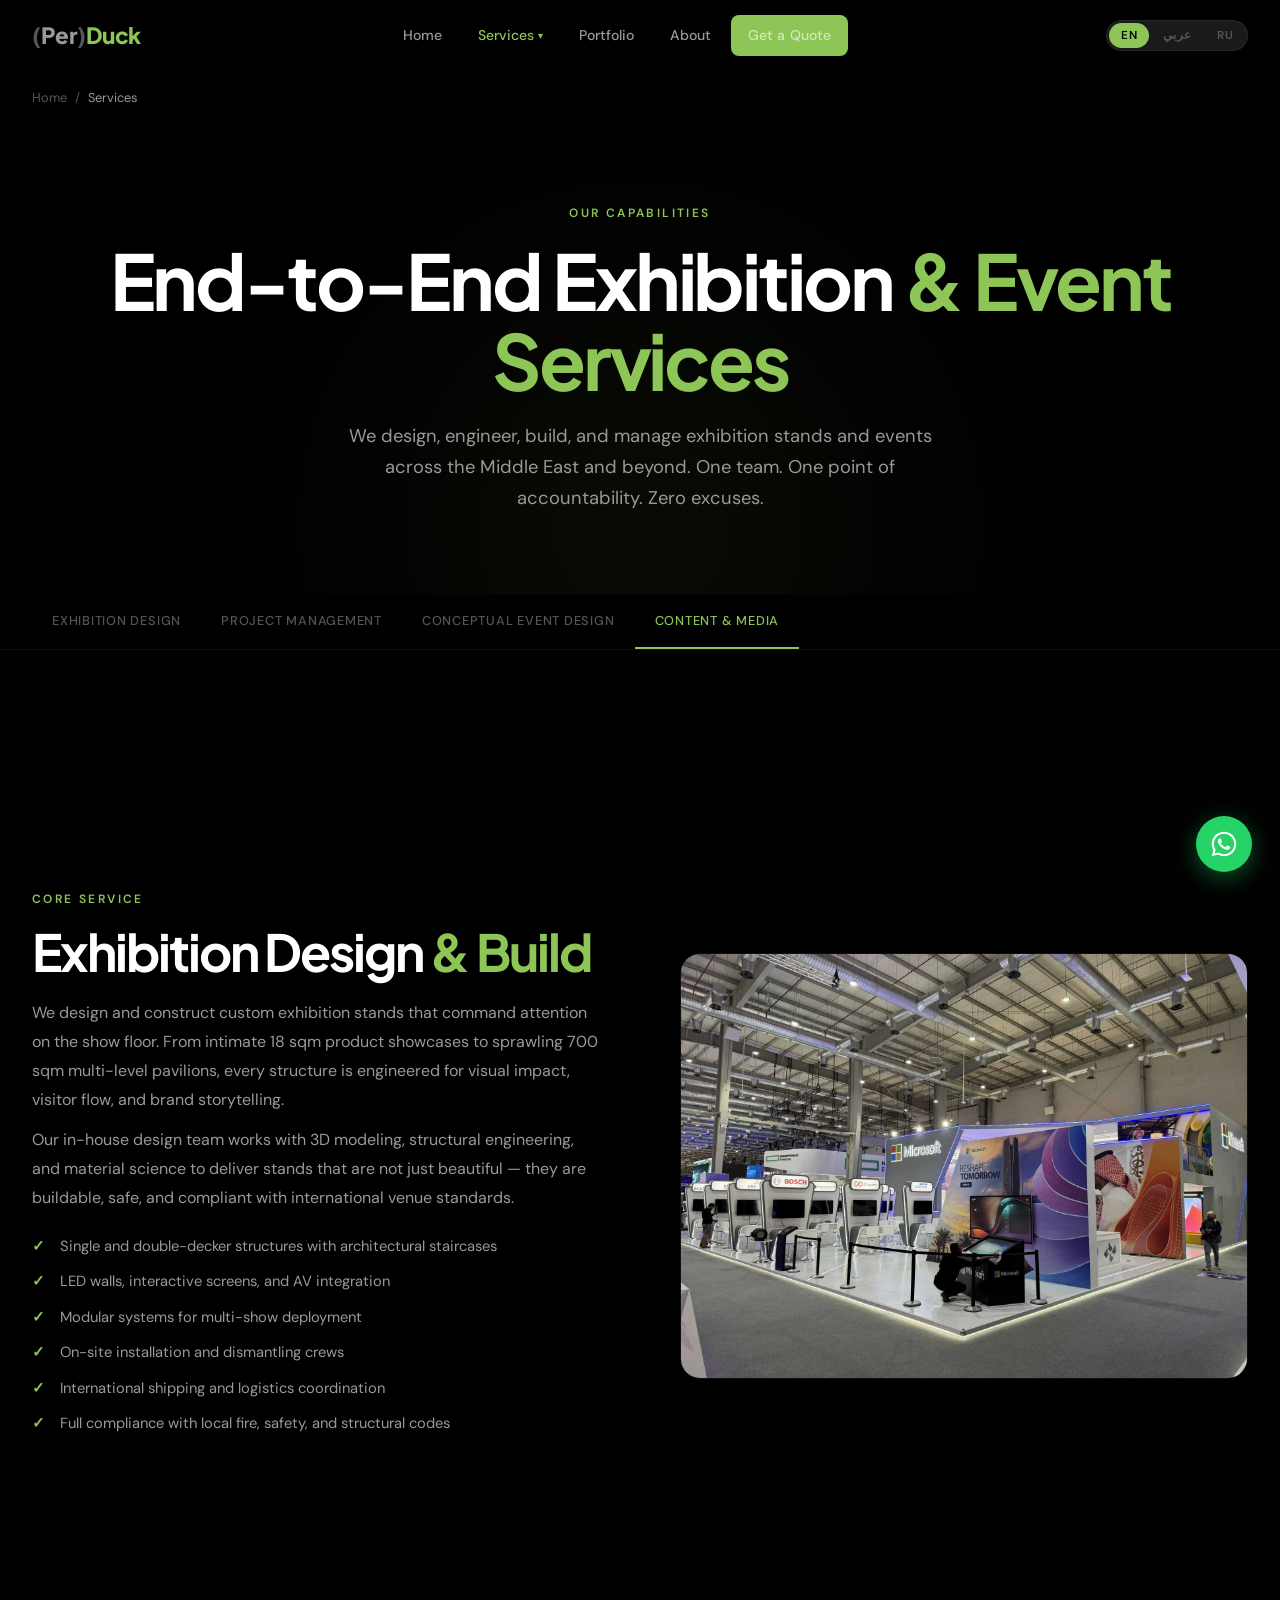
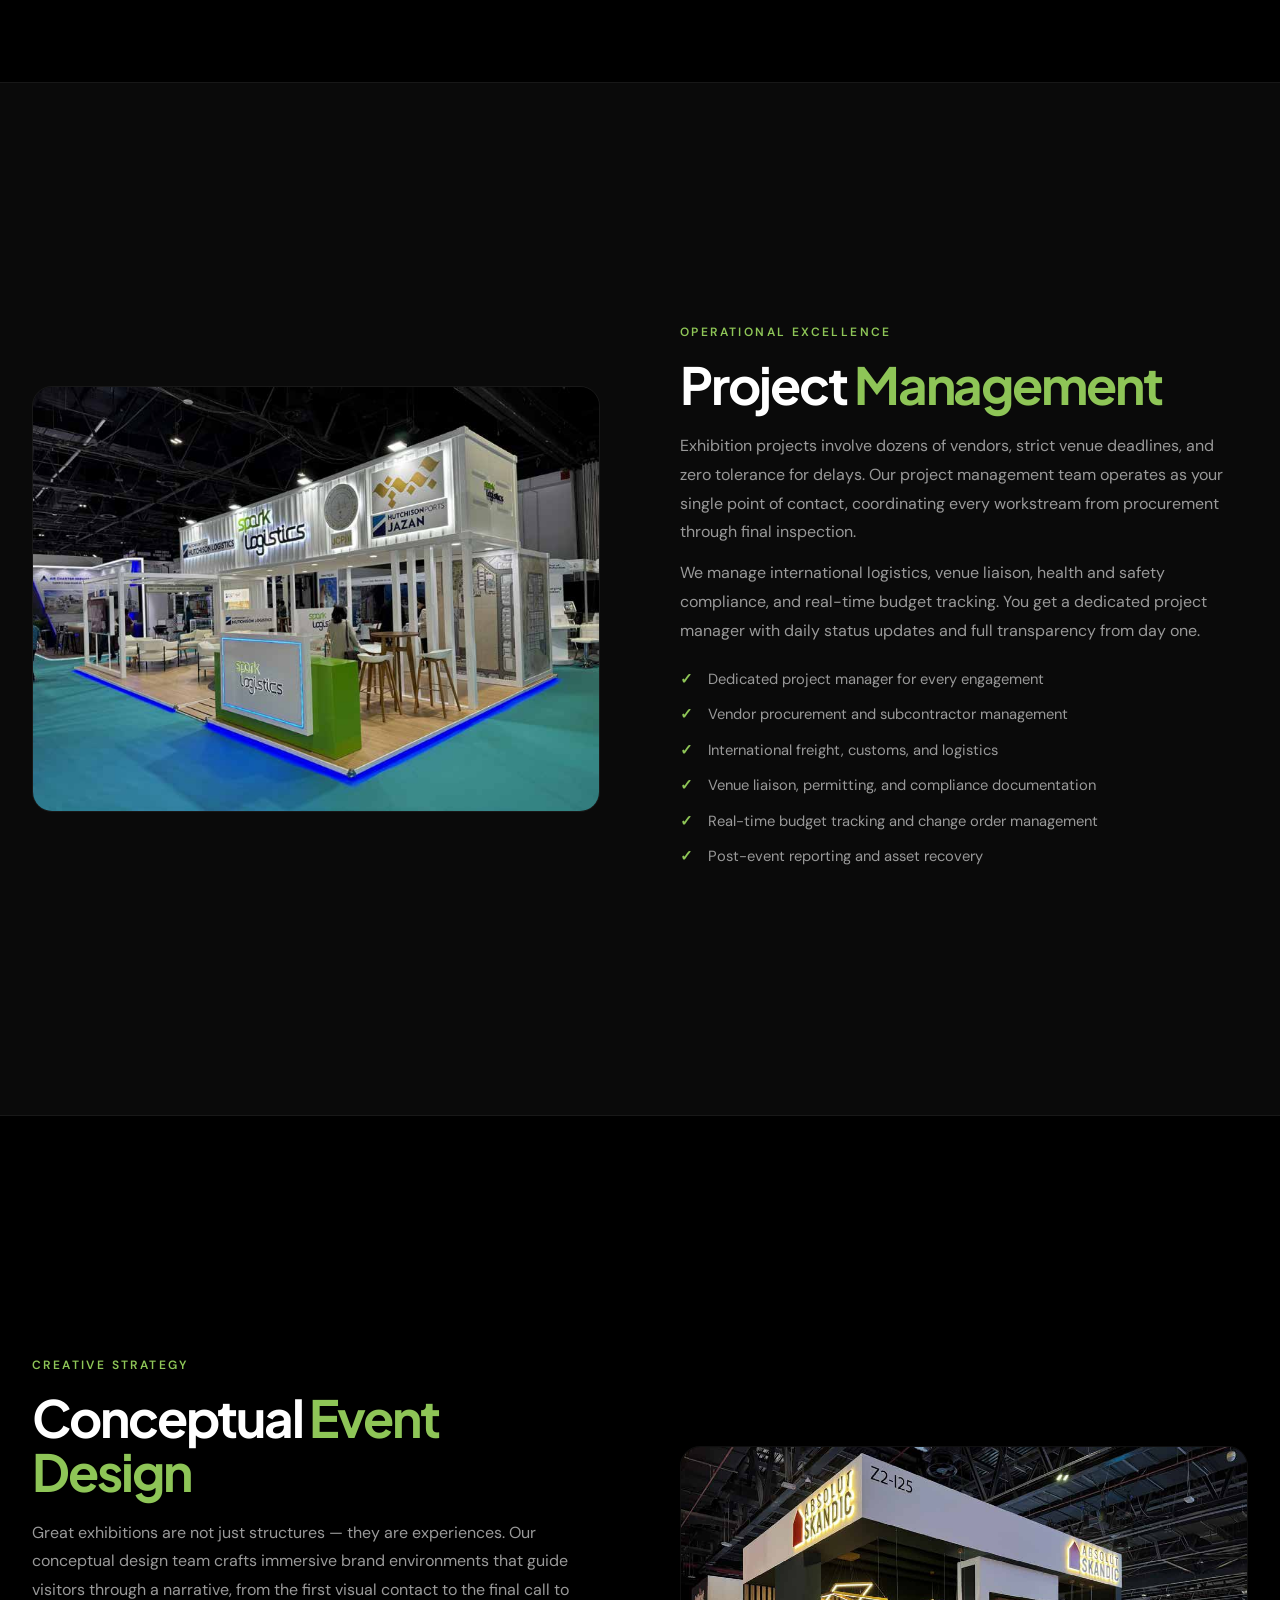
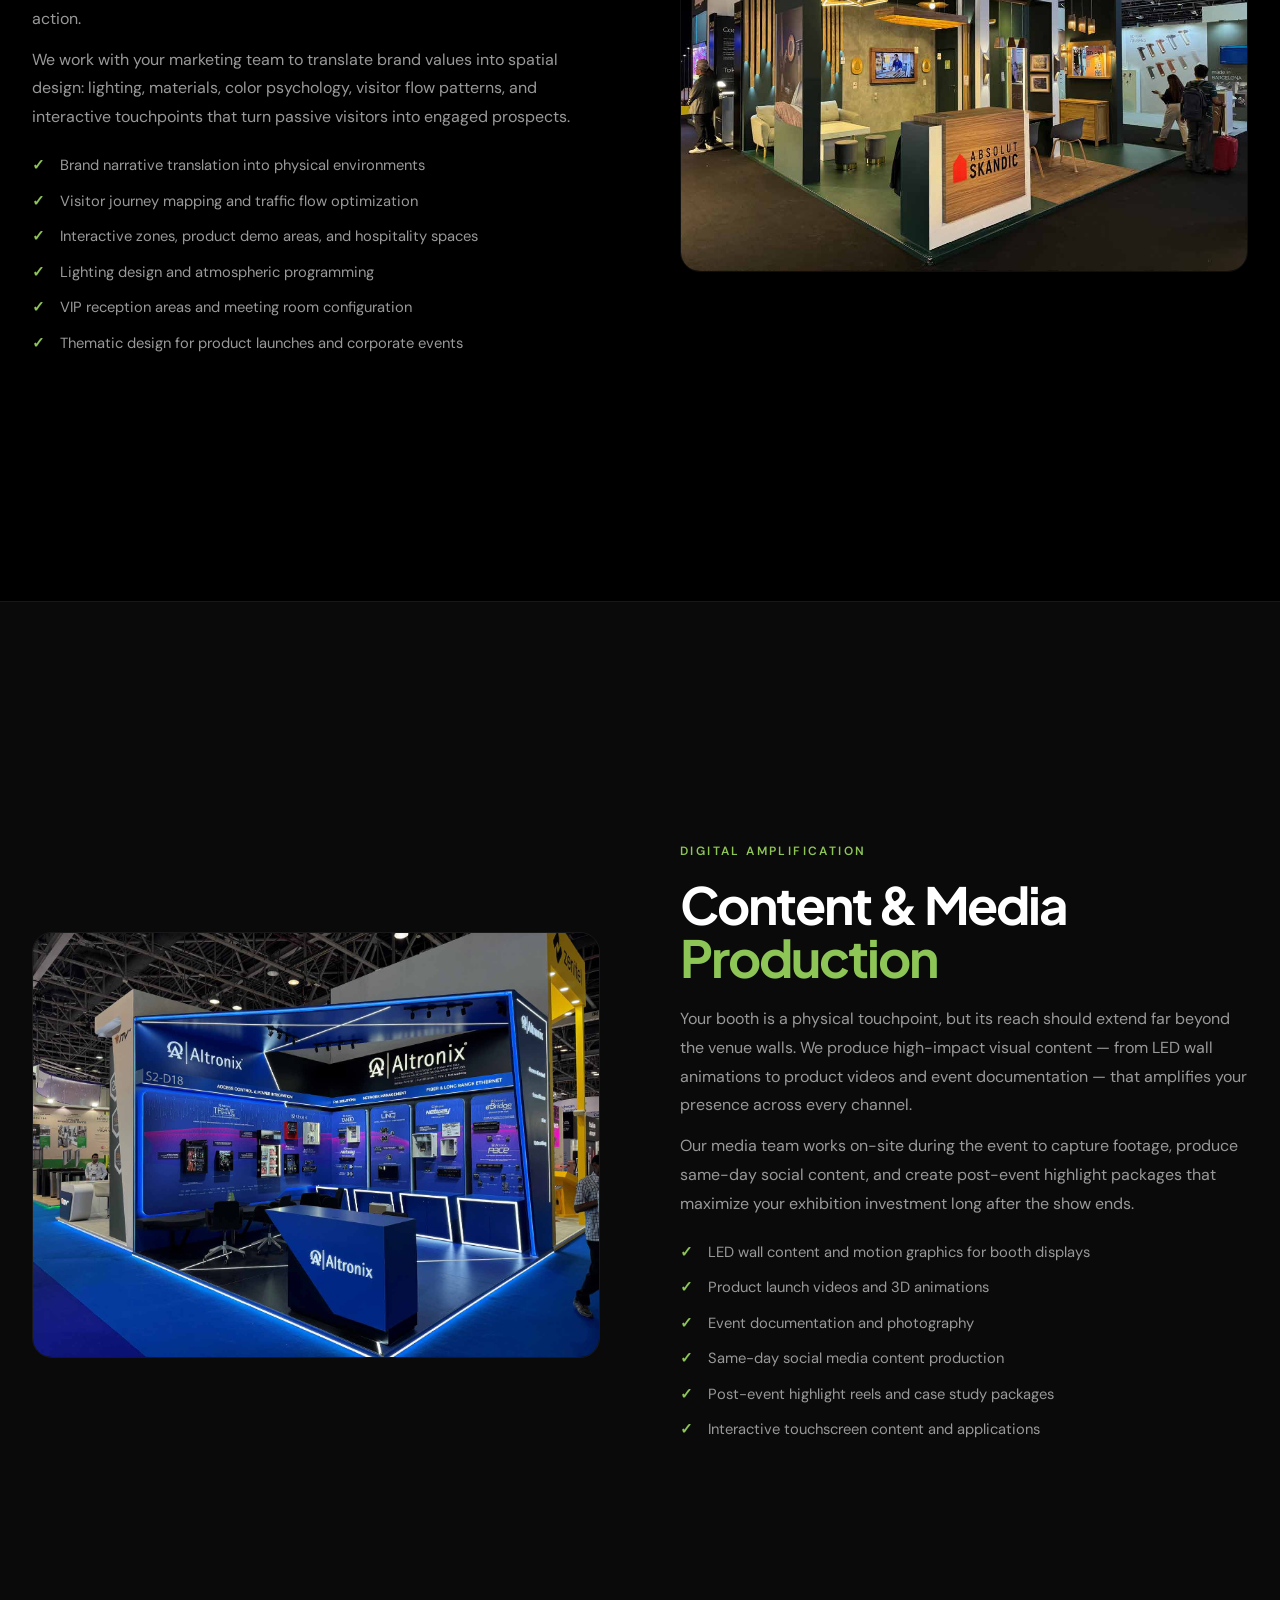
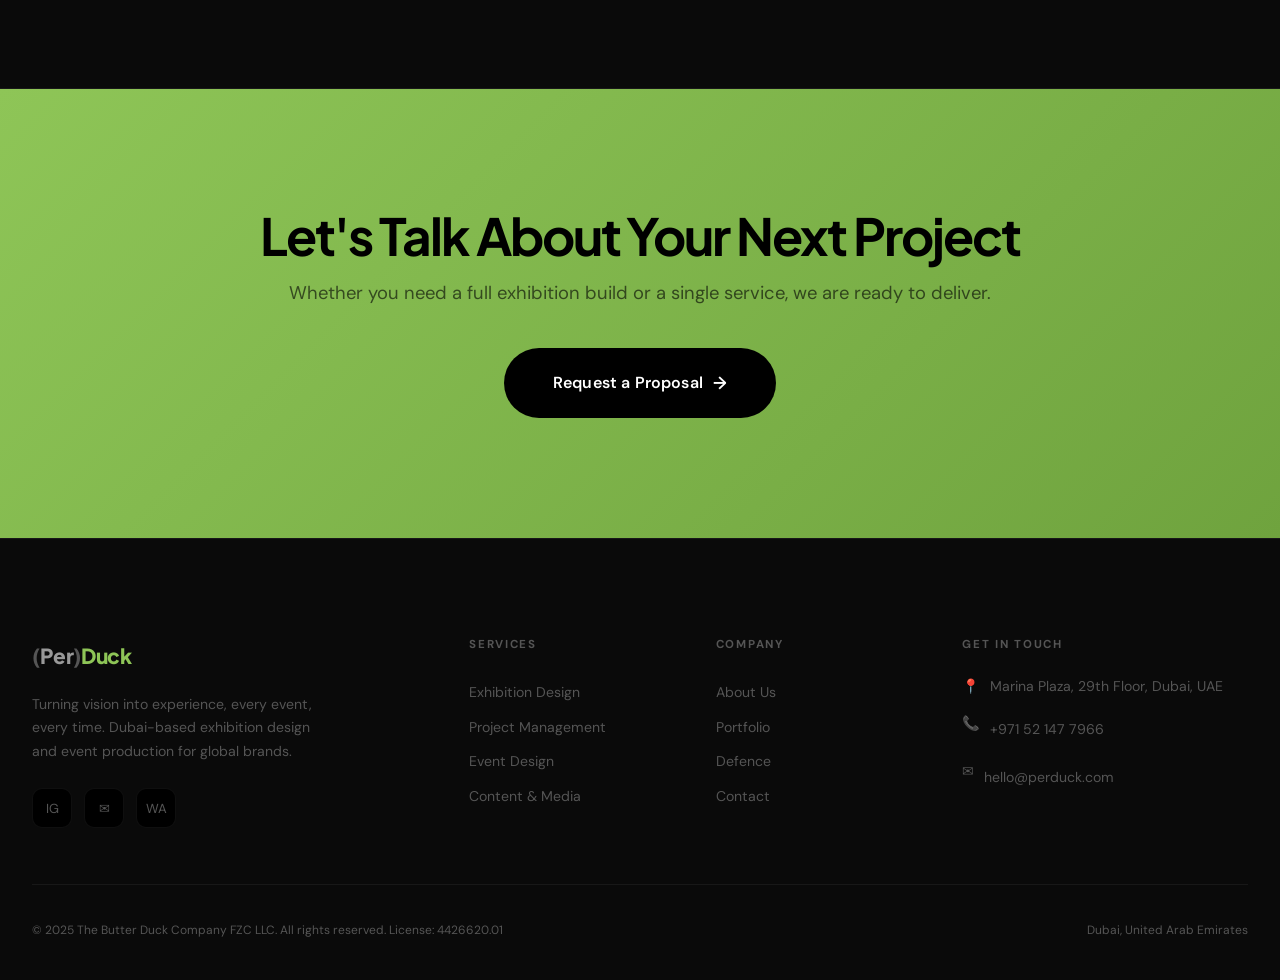
<file: services.html>
<!DOCTYPE html>
<html lang="en">
<head>
  <meta charset="UTF-8">
  <meta name="viewport" content="width=device-width, initial-scale=1.0">
  <title>Services — Exhibition Design, Event Production & More | (Per)Duck Events</title>
  <meta name="description" content="Full-spectrum exhibition and event services: custom stand design & build, project management, conceptual event design, and content & media production. Dubai-based, globally deployed.">
  <meta property="og:title" content="Services | (Per)Duck Events & Exhibitions">
  <meta property="og:description" content="Exhibition design, project management, event design, and media production. Dubai-based, globally deployed.">
  <meta property="og:type" content="website">
  <meta property="og:url" content="https://perduck.com/services.html">
  <meta name="twitter:card" content="summary_large_image">
  <link rel="canonical" href="https://perduck.com/services.html">
  <link rel="preconnect" href="https://fonts.googleapis.com">
  <link rel="preconnect" href="https://fonts.gstatic.com" crossorigin>
  <link href="https://fonts.googleapis.com/css2?family=DM+Sans:opsz,wght@9..40,400;9..40,500;9..40,700&family=Noto+Sans+Arabic:wght@400;600;700&family=Plus+Jakarta+Sans:wght@600;700;800&display=swap" rel="stylesheet">
  <link rel="icon" type="image/svg+xml" href="assets/favicon.svg">
  <link rel="stylesheet" href="style.css">
  <script type="application/ld+json">
  {"@context":"https://schema.org","@type":"Organization","name":"(Per)Duck Events & Exhibitions","url":"https://perduck.com","telephone":"+971521477966","email":"hello@perduck.com"}
  </script>
</head>
<body>

<a href="#main" class="skip-link">Skip to main content</a>

<!-- NAVBAR -->
<nav class="navbar" id="navbar" aria-label="Main navigation">
  <div class="container nav-container">
    <a href="index.html" class="logo" aria-label="PerDuck Home"><span class="logo-paren">(</span><span class="logo-per">Per</span><span class="logo-paren">)</span><span class="logo-duck">Duck</span></a>
    <ul class="nav-links">
      <li><a href="index.html">Home</a></li>
      <li>
        <a href="services.html" class="active" data-mega="megaServices" aria-expanded="false" aria-haspopup="true">Services <span class="dd-arrow" aria-hidden="true">&#9662;</span></a>
        <div class="mega-menu" id="megaServices" role="menu">
          <a href="#exhibition" class="mega-item" role="menuitem"><span class="mega-icon">&#9670;</span><div class="mega-text"><h4>Exhibition Design</h4><p>Custom stands from 18 to 700+ sqm</p></div></a>
          <a href="#project-mgmt" class="mega-item" role="menuitem"><span class="mega-icon">&#9881;</span><div class="mega-text"><h4>Project Management</h4><p>End-to-end logistics and delivery</p></div></a>
          <a href="#concept" class="mega-item" role="menuitem"><span class="mega-icon">&#10024;</span><div class="mega-text"><h4>Conceptual Event Design</h4><p>Immersive brand environments</p></div></a>
          <a href="#media" class="mega-item" role="menuitem"><span class="mega-icon">&#9654;</span><div class="mega-text"><h4>Content & Media</h4><p>Video, graphics, interactive tech</p></div></a>
        </div>
      </li>
      <li><a href="portfolio.html">Portfolio</a></li>
      <li><a href="about.html">About</a></li>
      <li><a href="contact.html" class="btn btn-nav btn-primary">Get a Quote</a></li>
    </ul>
    <div class="lang-switcher" aria-label="Language"></div>
    <button class="burger" id="burger" aria-label="Open menu" aria-expanded="false"><span></span><span></span><span></span></button>
  </div>
</nav>
<div class="mob-backdrop" id="mobBackdrop"></div>
<div class="mobile-menu" id="mobileMenu"><nav>
  <a href="index.html">Home</a>
  <div class="mob-accordion"><button class="mob-accordion-btn" aria-expanded="false">Services <span class="dd-arrow">&#9662;</span></button><div class="mob-accordion-panel"><a href="#exhibition">Exhibition Design</a><a href="#project-mgmt">Project Management</a><a href="#concept">Event Design</a><a href="#media">Content & Media</a></div></div>
  <a href="portfolio.html">Portfolio</a><a href="about.html">About</a>
  <a href="contact.html" class="btn btn-primary" style="margin-top:16px;justify-content:center;">Get a Quote</a>
</nav></div>

<main id="main">

  <!-- BREADCRUMBS -->
  <div class="breadcrumbs"><div class="container"><div class="bc-inner">
    <a href="index.html">Home</a><span class="sep">/</span><span class="current">Services</span>
  </div></div></div>

  <!-- PAGE HERO -->
  <section class="page-hero" style="padding-top:80px;">
    <div class="container">
      <span class="section-label reveal">Our Capabilities</span>
      <h1 class="reveal">End-to-End Exhibition <span class="accent">& Event Services</span></h1>
      <p class="reveal">We design, engineer, build, and manage exhibition stands and events across the Middle East and beyond. One team. One point of accountability. Zero excuses.</p>
    </div>
  </section>

  <!-- STICKY ANCHOR NAV -->
  <div class="anchor-nav" role="navigation" aria-label="Page sections">
    <div class="anchor-nav-inner">
      <a href="#exhibition" class="anchor-link active">Exhibition Design</a>
      <a href="#project-mgmt" class="anchor-link">Project Management</a>
      <a href="#concept" class="anchor-link">Conceptual Event Design</a>
      <a href="#media" class="anchor-link">Content & Media</a>
    </div>
  </div>

  <!-- SERVICE 1: Exhibition Design -->
  <section id="exhibition">
    <div class="container">
      <div class="service-detail">
        <div class="sd-text reveal">
          <span class="section-label">Core Service</span>
          <h2>Exhibition Design <span class="accent">& Build</span></h2>
          <p>We design and construct custom exhibition stands that command attention on the show floor. From intimate 18 sqm product showcases to sprawling 700 sqm multi-level pavilions, every structure is engineered for visual impact, visitor flow, and brand storytelling.</p>
          <p>Our in-house design team works with 3D modeling, structural engineering, and material science to deliver stands that are not just beautiful — they are buildable, safe, and compliant with international venue standards.</p>
          <ul>
            <li>Single and double-decker structures with architectural staircases</li>
            <li>LED walls, interactive screens, and AV integration</li>
            <li>Modular systems for multi-show deployment</li>
            <li>On-site installation and dismantling crews</li>
            <li>International shipping and logistics coordination</li>
            <li>Full compliance with local fire, safety, and structural codes</li>
          </ul>
        </div>
        <div class="sd-visual reveal">
          <img src="assets/photos/microsoft-leap.jpg" alt="Microsoft exhibition stand at LEAP Saudi Arabia — 700 sqm double decker" loading="lazy">
        </div>
      </div>
    </div>
  </section>

  <!-- SERVICE 2: Project Management -->
  <section id="project-mgmt" style="background:var(--bg-card);border-top:1px solid var(--border);border-bottom:1px solid var(--border);">
    <div class="container">
      <div class="service-detail reverse">
        <div class="sd-text reveal">
          <span class="section-label">Operational Excellence</span>
          <h2>Project <span class="accent">Management</span></h2>
          <p>Exhibition projects involve dozens of vendors, strict venue deadlines, and zero tolerance for delays. Our project management team operates as your single point of contact, coordinating every workstream from procurement through final inspection.</p>
          <p>We manage international logistics, venue liaison, health and safety compliance, and real-time budget tracking. You get a dedicated project manager with daily status updates and full transparency from day one.</p>
          <ul>
            <li>Dedicated project manager for every engagement</li>
            <li>Vendor procurement and subcontractor management</li>
            <li>International freight, customs, and logistics</li>
            <li>Venue liaison, permitting, and compliance documentation</li>
            <li>Real-time budget tracking and change order management</li>
            <li>Post-event reporting and asset recovery</li>
          </ul>
        </div>
        <div class="sd-visual reveal">
          <img src="assets/photos/spark-breakbulk.jpg" alt="Spark Logistics container-style booth at Breakbulk Middle East — project managed by PerDuck" loading="lazy">
        </div>
      </div>
    </div>
  </section>

  <!-- SERVICE 3: Conceptual Event Design -->
  <section id="concept">
    <div class="container">
      <div class="service-detail">
        <div class="sd-text reveal">
          <span class="section-label">Creative Strategy</span>
          <h2>Conceptual <span class="accent">Event Design</span></h2>
          <p>Great exhibitions are not just structures — they are experiences. Our conceptual design team crafts immersive brand environments that guide visitors through a narrative, from the first visual contact to the final call to action.</p>
          <p>We work with your marketing team to translate brand values into spatial design: lighting, materials, color psychology, visitor flow patterns, and interactive touchpoints that turn passive visitors into engaged prospects.</p>
          <ul>
            <li>Brand narrative translation into physical environments</li>
            <li>Visitor journey mapping and traffic flow optimization</li>
            <li>Interactive zones, product demo areas, and hospitality spaces</li>
            <li>Lighting design and atmospheric programming</li>
            <li>VIP reception areas and meeting room configuration</li>
            <li>Thematic design for product launches and corporate events</li>
          </ul>
        </div>
        <div class="sd-visual reveal">
          <img src="assets/photos/absolut-skandic.jpg" alt="Absolut Skandic lighting exhibition at Light + Intelligent Building Middle East" loading="lazy">
        </div>
      </div>
    </div>
  </section>

  <!-- SERVICE 4: Content & Media -->
  <section id="media" style="background:var(--bg-card);border-top:1px solid var(--border);border-bottom:1px solid var(--border);">
    <div class="container">
      <div class="service-detail reverse">
        <div class="sd-text reveal">
          <span class="section-label">Digital Amplification</span>
          <h2>Content & Media <span class="accent">Production</span></h2>
          <p>Your booth is a physical touchpoint, but its reach should extend far beyond the venue walls. We produce high-impact visual content — from LED wall animations to product videos and event documentation — that amplifies your presence across every channel.</p>
          <p>Our media team works on-site during the event to capture footage, produce same-day social content, and create post-event highlight packages that maximize your exhibition investment long after the show ends.</p>
          <ul>
            <li>LED wall content and motion graphics for booth displays</li>
            <li>Product launch videos and 3D animations</li>
            <li>Event documentation and photography</li>
            <li>Same-day social media content production</li>
            <li>Post-event highlight reels and case study packages</li>
            <li>Interactive touchscreen content and applications</li>
          </ul>
        </div>
        <div class="sd-visual reveal">
          <img src="assets/photos/altronix-intersec.jpg" alt="Altronix LED product showcase at Intersec Dubai 2025" loading="lazy">
        </div>
      </div>
    </div>
  </section>

  <!-- CTA -->
  <section class="cta-section">
    <div class="container">
      <h2 class="reveal">Let's Talk About Your Next Project</h2>
      <p class="reveal">Whether you need a full exhibition build or a single service, we are ready to deliver.</p>
      <a href="contact.html" class="btn btn-lg reveal">Request a Proposal <span class="arrow">&#8594;</span></a>
    </div>
  </section>

</main>

<!-- FOOTER -->
<footer class="footer">
  <div class="container">
    <div class="footer-grid">
      <div class="footer-brand">
        <a href="index.html" class="logo"><span class="logo-paren">(</span><span class="logo-per">Per</span><span class="logo-paren">)</span><span class="logo-duck">Duck</span></a>
        <p>Turning vision into experience, every event, every time. Dubai-based exhibition design and event production for global brands.</p>
        <div class="footer-social">
          <a href="https://instagram.com/perduckae" target="_blank" rel="noopener noreferrer" aria-label="Instagram">IG</a>
          <a href="mailto:hello@perduck.com" aria-label="Email">&#9993;</a>
          <a href="https://wa.me/971521477966" target="_blank" rel="noopener noreferrer" aria-label="WhatsApp">WA</a>
        </div>
      </div>
      <div class="footer-col"><h4>Services</h4><a href="#exhibition">Exhibition Design</a><a href="#project-mgmt">Project Management</a><a href="#concept">Event Design</a><a href="#media">Content & Media</a></div>
      <div class="footer-col"><h4>Company</h4><a href="about.html">About Us</a><a href="portfolio.html">Portfolio</a><a href="defence.html">Defence</a><a href="contact.html">Contact</a></div>
      <div class="footer-col"><h4>Get in Touch</h4>
        <div class="footer-contact-row"><span>&#128205;</span><span>Marina Plaza, 29th Floor, Dubai, UAE</span></div>
        <div class="footer-contact-row"><span>&#128222;</span><span><a href="tel:+971521477966">+971 52 147 7966</a></span></div>
        <div class="footer-contact-row"><span>&#9993;</span><span><a href="mailto:hello@perduck.com">hello@perduck.com</a></span></div>
      </div>
    </div>
    <div class="footer-bottom">
      <p>&copy; 2025 The Butter Duck Company FZC LLC. All rights reserved. License: 4426620.01</p>
      <p>Dubai, United Arab Emirates</p>
    </div>
  </div>
</footer>

<a href="https://wa.me/971521477966" class="wa-float" target="_blank" rel="noopener noreferrer" aria-label="Chat on WhatsApp">
  <svg viewBox="0 0 32 32" xmlns="http://www.w3.org/2000/svg"><path d="M16.004 2.002c-7.732 0-14.002 6.27-14.002 14.002 0 2.468.657 4.876 1.904 6.988L2 30l7.188-1.884A13.94 13.94 0 0016.004 30c7.732 0 14.002-6.27 14.002-14.002S23.736 2.002 16.004 2.002zm0 25.604a11.56 11.56 0 01-5.892-1.61l-.422-.252-4.374 1.146 1.166-4.26-.276-.44a11.54 11.54 0 01-1.77-6.186c0-6.39 5.2-11.59 11.588-11.59 6.39 0 11.59 5.2 11.59 11.59s-5.2 11.59-11.59 11.59l-.02.002zm6.354-8.676c-.348-.174-2.062-1.018-2.382-1.134-.32-.116-.552-.174-.784.174-.232.348-.9 1.134-1.104 1.368-.204.232-.408.26-.756.086-.348-.174-1.47-.542-2.8-1.728-1.034-.922-1.734-2.062-1.938-2.41-.204-.348-.022-.536.154-.71.158-.156.348-.406.522-.61.174-.204.232-.348.348-.58.116-.232.058-.436-.03-.61-.086-.174-.784-1.89-1.074-2.588-.284-.68-.572-.588-.784-.598l-.668-.012c-.232 0-.61.088-.928.436-.32.348-1.218 1.19-1.218 2.9s1.248 3.364 1.422 3.596c.174.232 2.454 3.748 5.948 5.254.832.358 1.482.572 1.988.732.836.266 1.596.228 2.198.138.67-.1 2.062-.844 2.352-1.66.29-.814.29-1.514.204-1.66-.088-.146-.32-.232-.668-.406z"/></svg>
</a>

<script src="script.js"></script>
<script src="i18n.js"></script>
<script src="analytics.js"></script>
</body>
</html>
</file>
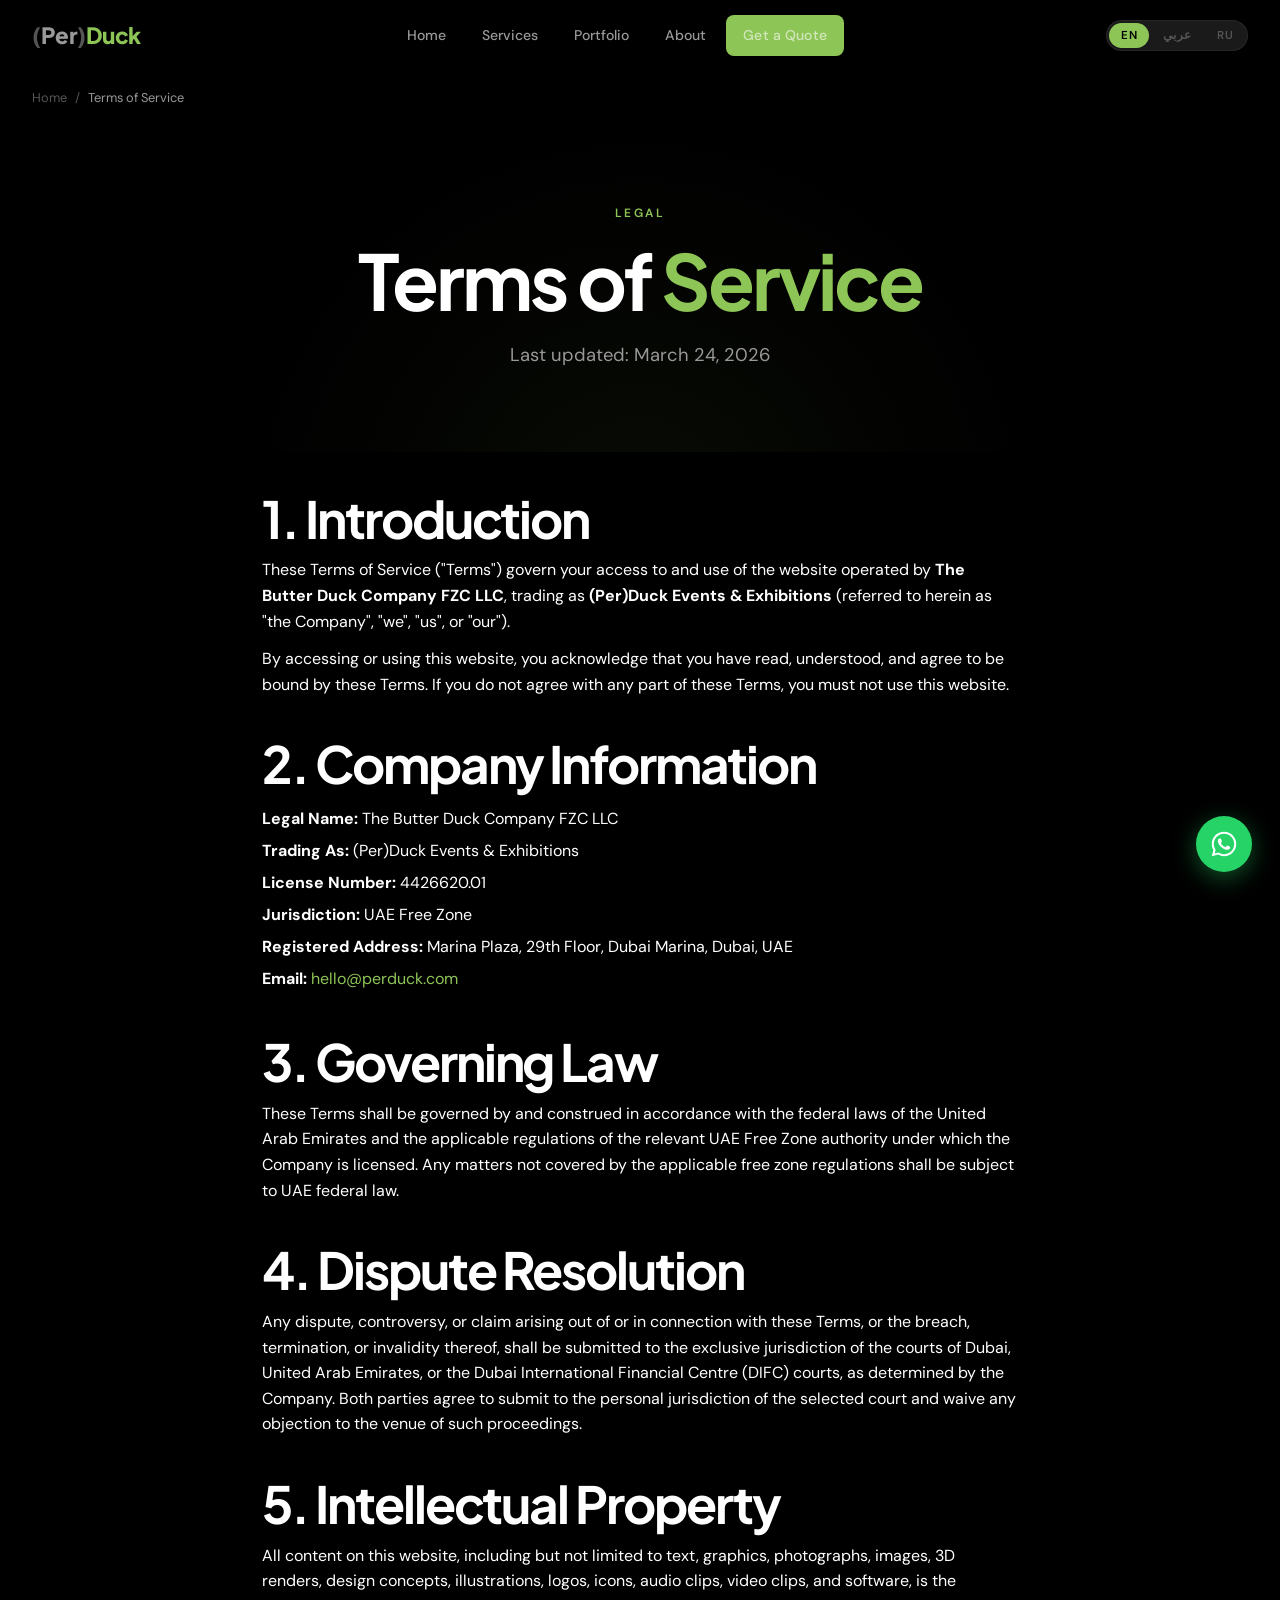
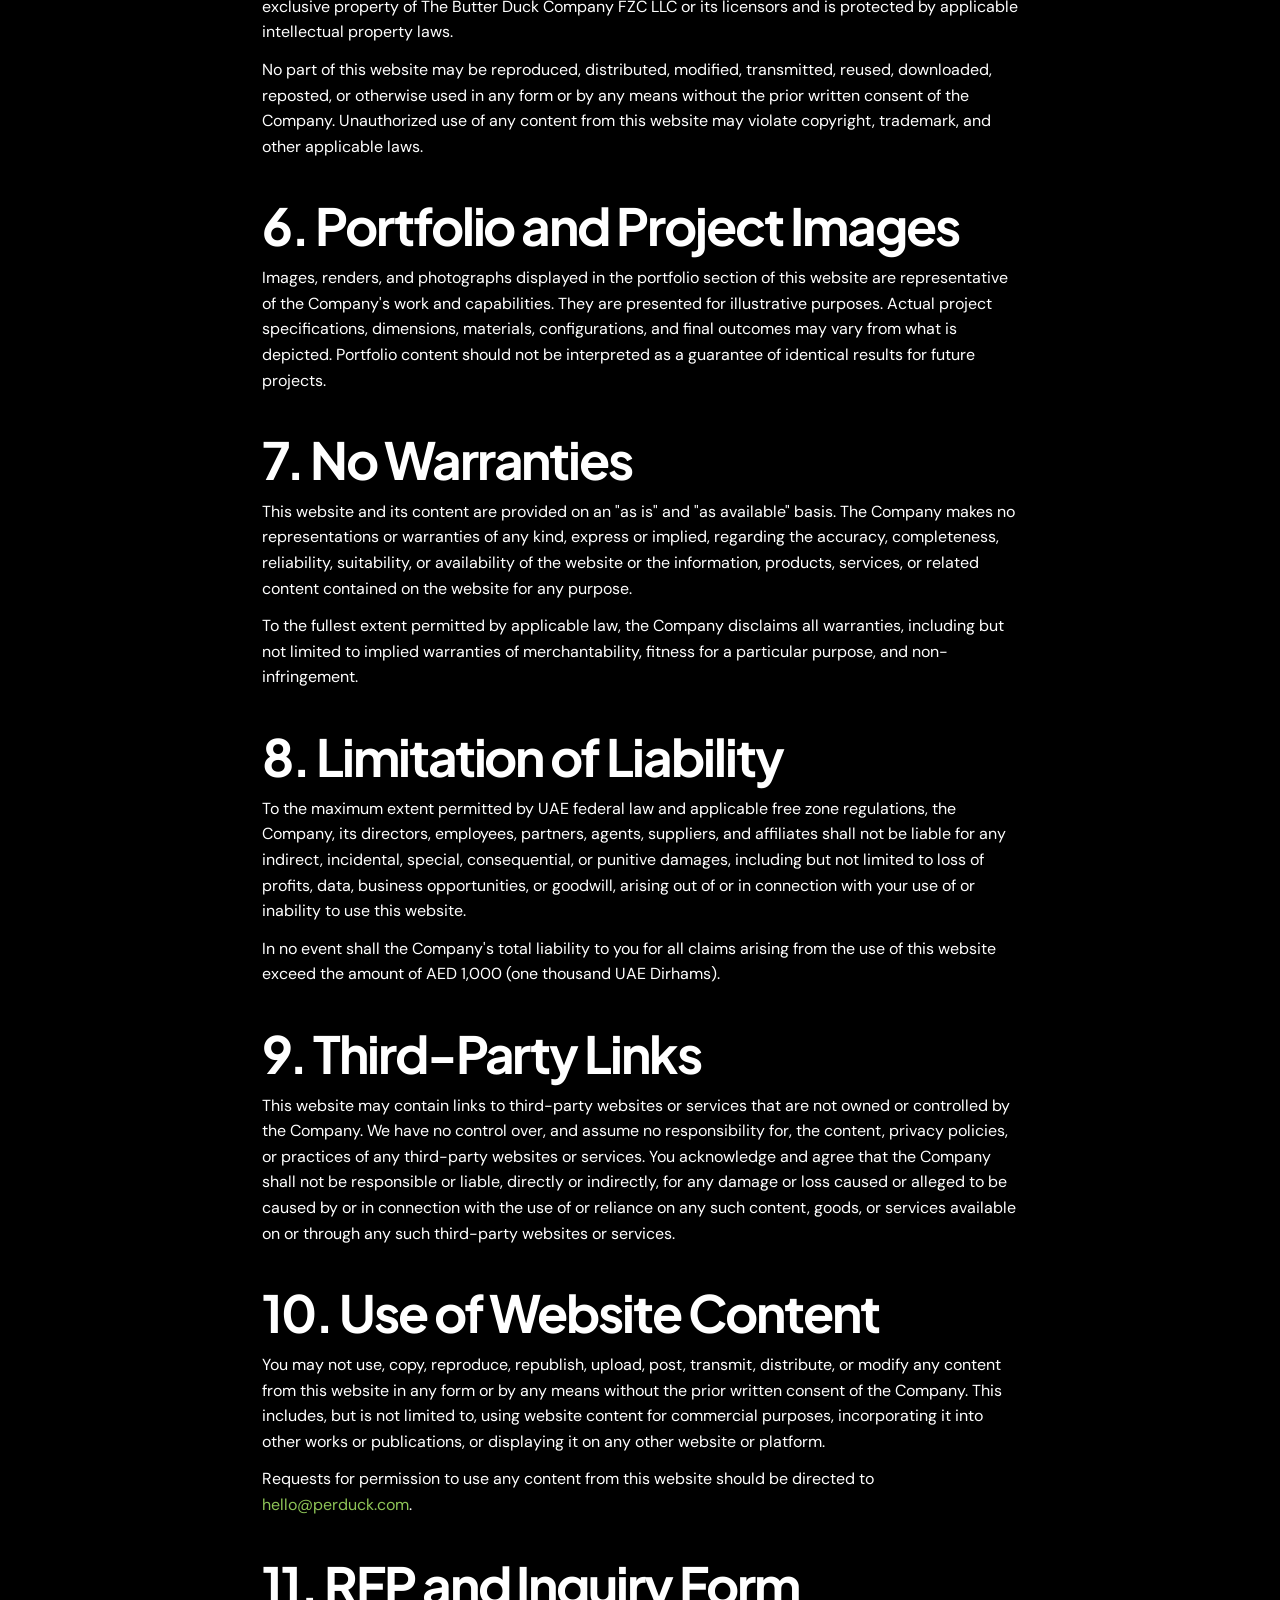
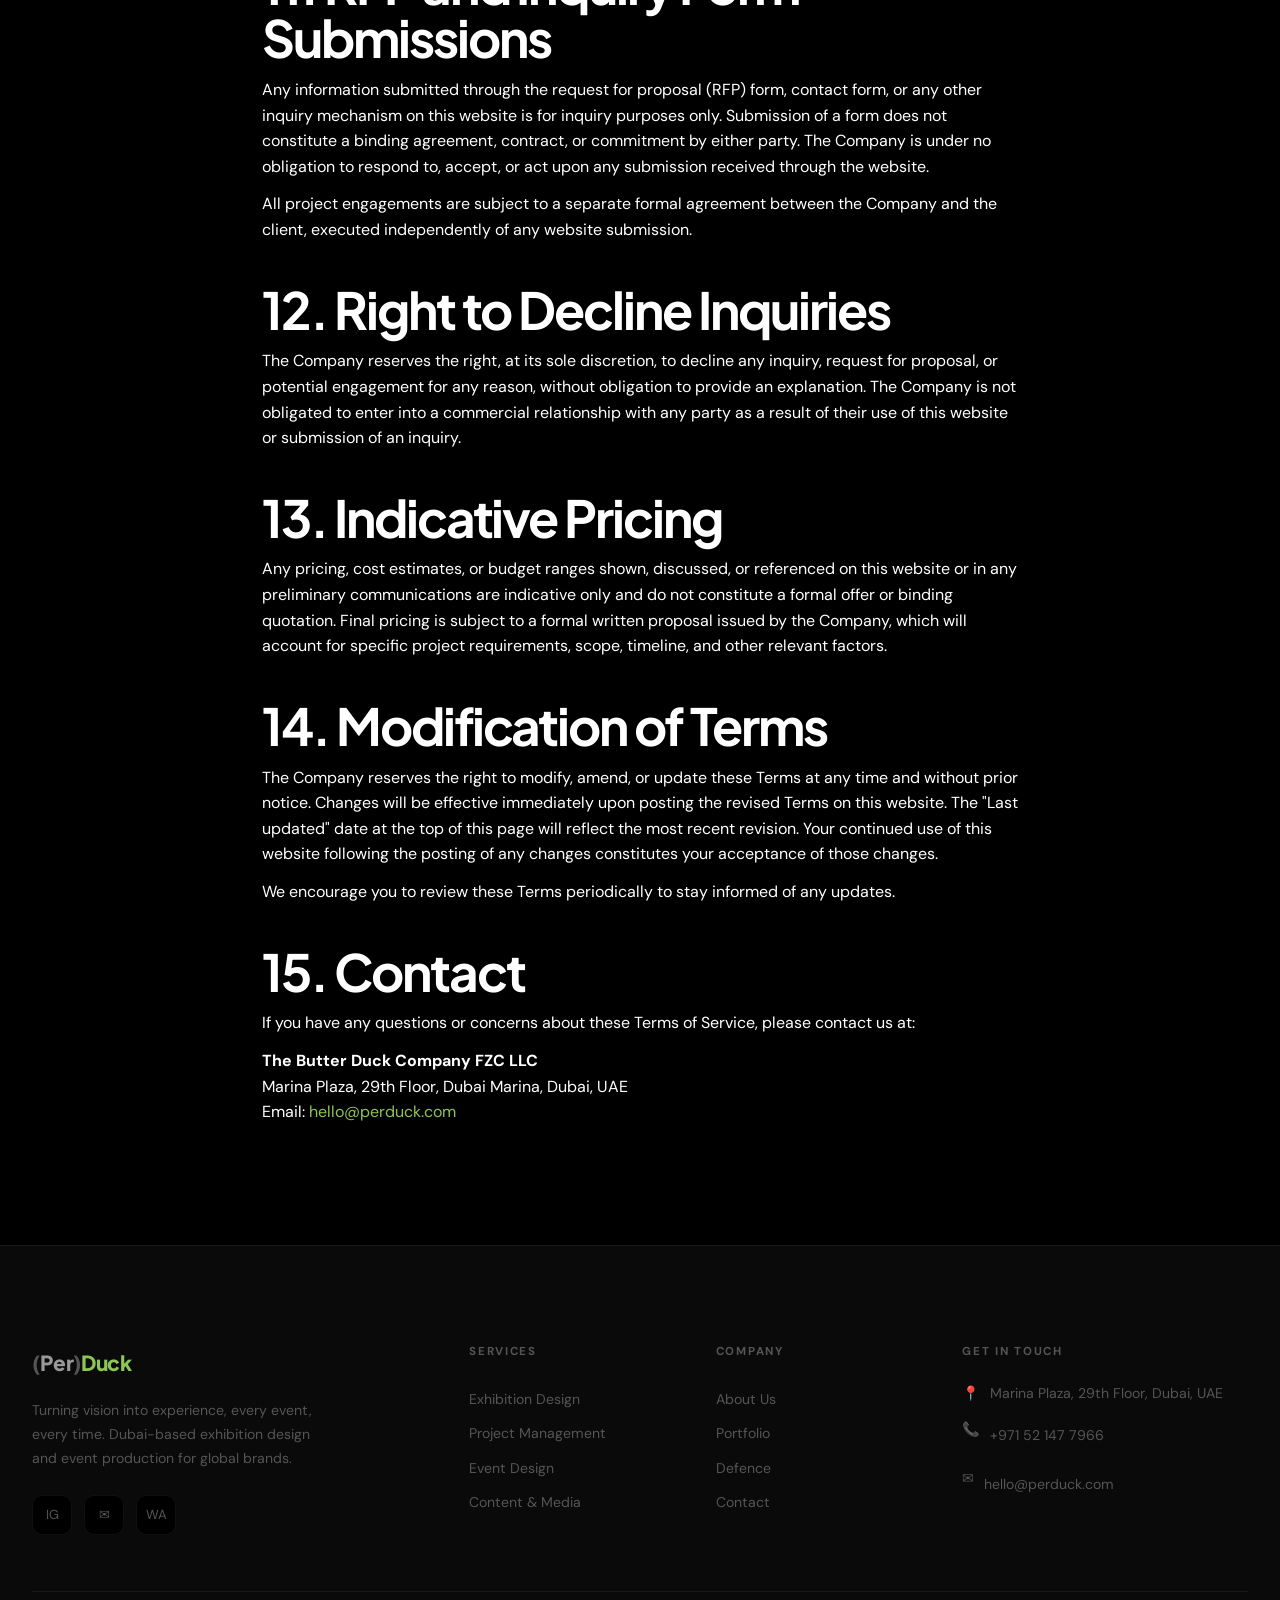
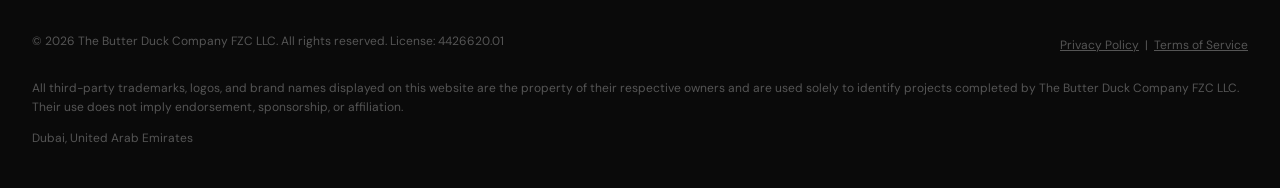
<file: terms.html>
<!DOCTYPE html>
<html lang="en">
<head>
  <meta charset="UTF-8">
  <meta name="viewport" content="width=device-width, initial-scale=1.0">
  <title>Terms of Service | (Per)Duck Events & Exhibitions</title>
  <meta name="description" content="Terms of Service for (Per)Duck Events & Exhibitions, a Dubai-based exhibition design and event production company. Legal terms governing website use and services.">
  <meta property="og:title" content="Terms of Service | (Per)Duck Events & Exhibitions">
  <meta property="og:description" content="Terms of Service governing the use of the (Per)Duck Events & Exhibitions website and services.">
  <meta property="og:type" content="website">
  <meta property="og:url" content="https://perduck.com/terms.html">
  <meta name="twitter:card" content="summary">
  <link rel="canonical" href="https://perduck.com/terms.html">
  <link rel="preconnect" href="https://fonts.googleapis.com">
  <link rel="preconnect" href="https://fonts.gstatic.com" crossorigin>
  <link href="https://fonts.googleapis.com/css2?family=DM+Sans:opsz,wght@9..40,400;9..40,500;9..40,700&family=Noto+Sans+Arabic:wght@400;600;700&family=Plus+Jakarta+Sans:wght@600;700;800&display=swap" rel="stylesheet">
  <link rel="icon" type="image/svg+xml" href="assets/favicon.svg">
  <link rel="stylesheet" href="style.css">
</head>
<body>

<a href="#main" class="skip-link">Skip to main content</a>

<!-- NAVBAR -->
<nav class="navbar" id="navbar" aria-label="Main navigation">
  <div class="container nav-container">
    <a href="index.html" class="logo" aria-label="PerDuck Home"><span class="logo-paren">(</span><span class="logo-per">Per</span><span class="logo-paren">)</span><span class="logo-duck">Duck</span></a>
    <ul class="nav-links">
      <li><a href="index.html">Home</a></li>
      <li><a href="services.html">Services</a></li>
      <li><a href="portfolio.html">Portfolio</a></li>
      <li><a href="about.html">About</a></li>
      <li><a href="contact.html" class="btn btn-nav btn-primary">Get a Quote</a></li>
    </ul>
    <div class="lang-switcher" aria-label="Language"></div>
    <button class="burger" id="burger" aria-label="Open menu" aria-expanded="false"><span></span><span></span><span></span></button>
  </div>
</nav>
<div class="mob-backdrop" id="mobBackdrop"></div>
<div class="mobile-menu" id="mobileMenu"><nav>
  <a href="index.html">Home</a><a href="services.html">Services</a><a href="portfolio.html">Portfolio</a><a href="about.html">About</a>
  <a href="contact.html" class="btn btn-primary" style="margin-top:16px;justify-content:center;">Get a Quote</a>
</nav></div>

<main id="main">

  <!-- BREADCRUMBS -->
  <div class="breadcrumbs"><div class="container"><div class="bc-inner">
    <a href="index.html">Home</a><span class="sep">/</span><span class="current">Terms of Service</span>
  </div></div></div>

  <!-- PAGE HERO -->
  <section class="page-hero" style="padding-top:80px;">
    <div class="container">
      <span class="section-label reveal">Legal</span>
      <h1 class="reveal">Terms of <span class="accent">Service</span></h1>
      <p class="reveal">Last updated: March 24, 2026</p>
    </div>
  </section>

  <!-- TERMS CONTENT -->
  <section style="padding-top:40px;padding-bottom:80px;">
    <div class="container" style="max-width:820px;">

      <div class="reveal" style="margin-bottom:40px;">
        <h2 style="margin-bottom:12px;">1. Introduction</h2>
        <p>These Terms of Service ("Terms") govern your access to and use of the website operated by <strong>The Butter Duck Company FZC LLC</strong>, trading as <strong>(Per)Duck Events &amp; Exhibitions</strong> (referred to herein as "the Company", "we", "us", or "our").</p>
        <p style="margin-top:12px;">By accessing or using this website, you acknowledge that you have read, understood, and agree to be bound by these Terms. If you do not agree with any part of these Terms, you must not use this website.</p>
      </div>

      <div class="reveal" style="margin-bottom:40px;">
        <h2 style="margin-bottom:12px;">2. Company Information</h2>
        <ul style="list-style:none;padding:0;line-height:2;">
          <li><strong>Legal Name:</strong> The Butter Duck Company FZC LLC</li>
          <li><strong>Trading As:</strong> (Per)Duck Events &amp; Exhibitions</li>
          <li><strong>License Number:</strong> 4426620.01</li>
          <li><strong>Jurisdiction:</strong> UAE Free Zone</li>
          <li><strong>Registered Address:</strong> Marina Plaza, 29th Floor, Dubai Marina, Dubai, UAE</li>
          <li><strong>Email:</strong> <a href="mailto:hello@perduck.com">hello@perduck.com</a></li>
        </ul>
      </div>

      <div class="reveal" style="margin-bottom:40px;">
        <h2 style="margin-bottom:12px;">3. Governing Law</h2>
        <p>These Terms shall be governed by and construed in accordance with the federal laws of the United Arab Emirates and the applicable regulations of the relevant UAE Free Zone authority under which the Company is licensed. Any matters not covered by the applicable free zone regulations shall be subject to UAE federal law.</p>
      </div>

      <div class="reveal" style="margin-bottom:40px;">
        <h2 style="margin-bottom:12px;">4. Dispute Resolution</h2>
        <p>Any dispute, controversy, or claim arising out of or in connection with these Terms, or the breach, termination, or invalidity thereof, shall be submitted to the exclusive jurisdiction of the courts of Dubai, United Arab Emirates, or the Dubai International Financial Centre (DIFC) courts, as determined by the Company. Both parties agree to submit to the personal jurisdiction of the selected court and waive any objection to the venue of such proceedings.</p>
      </div>

      <div class="reveal" style="margin-bottom:40px;">
        <h2 style="margin-bottom:12px;">5. Intellectual Property</h2>
        <p>All content on this website, including but not limited to text, graphics, photographs, images, 3D renders, design concepts, illustrations, logos, icons, audio clips, video clips, and software, is the exclusive property of The Butter Duck Company FZC LLC or its licensors and is protected by applicable intellectual property laws.</p>
        <p style="margin-top:12px;">No part of this website may be reproduced, distributed, modified, transmitted, reused, downloaded, reposted, or otherwise used in any form or by any means without the prior written consent of the Company. Unauthorized use of any content from this website may violate copyright, trademark, and other applicable laws.</p>
      </div>

      <div class="reveal" style="margin-bottom:40px;">
        <h2 style="margin-bottom:12px;">6. Portfolio and Project Images</h2>
        <p>Images, renders, and photographs displayed in the portfolio section of this website are representative of the Company's work and capabilities. They are presented for illustrative purposes. Actual project specifications, dimensions, materials, configurations, and final outcomes may vary from what is depicted. Portfolio content should not be interpreted as a guarantee of identical results for future projects.</p>
      </div>

      <div class="reveal" style="margin-bottom:40px;">
        <h2 style="margin-bottom:12px;">7. No Warranties</h2>
        <p>This website and its content are provided on an "as is" and "as available" basis. The Company makes no representations or warranties of any kind, express or implied, regarding the accuracy, completeness, reliability, suitability, or availability of the website or the information, products, services, or related content contained on the website for any purpose.</p>
        <p style="margin-top:12px;">To the fullest extent permitted by applicable law, the Company disclaims all warranties, including but not limited to implied warranties of merchantability, fitness for a particular purpose, and non-infringement.</p>
      </div>

      <div class="reveal" style="margin-bottom:40px;">
        <h2 style="margin-bottom:12px;">8. Limitation of Liability</h2>
        <p>To the maximum extent permitted by UAE federal law and applicable free zone regulations, the Company, its directors, employees, partners, agents, suppliers, and affiliates shall not be liable for any indirect, incidental, special, consequential, or punitive damages, including but not limited to loss of profits, data, business opportunities, or goodwill, arising out of or in connection with your use of or inability to use this website.</p>
        <p style="margin-top:12px;">In no event shall the Company's total liability to you for all claims arising from the use of this website exceed the amount of AED 1,000 (one thousand UAE Dirhams).</p>
      </div>

      <div class="reveal" style="margin-bottom:40px;">
        <h2 style="margin-bottom:12px;">9. Third-Party Links</h2>
        <p>This website may contain links to third-party websites or services that are not owned or controlled by the Company. We have no control over, and assume no responsibility for, the content, privacy policies, or practices of any third-party websites or services. You acknowledge and agree that the Company shall not be responsible or liable, directly or indirectly, for any damage or loss caused or alleged to be caused by or in connection with the use of or reliance on any such content, goods, or services available on or through any such third-party websites or services.</p>
      </div>

      <div class="reveal" style="margin-bottom:40px;">
        <h2 style="margin-bottom:12px;">10. Use of Website Content</h2>
        <p>You may not use, copy, reproduce, republish, upload, post, transmit, distribute, or modify any content from this website in any form or by any means without the prior written consent of the Company. This includes, but is not limited to, using website content for commercial purposes, incorporating it into other works or publications, or displaying it on any other website or platform.</p>
        <p style="margin-top:12px;">Requests for permission to use any content from this website should be directed to <a href="mailto:hello@perduck.com">hello@perduck.com</a>.</p>
      </div>

      <div class="reveal" style="margin-bottom:40px;">
        <h2 style="margin-bottom:12px;">11. RFP and Inquiry Form Submissions</h2>
        <p>Any information submitted through the request for proposal (RFP) form, contact form, or any other inquiry mechanism on this website is for inquiry purposes only. Submission of a form does not constitute a binding agreement, contract, or commitment by either party. The Company is under no obligation to respond to, accept, or act upon any submission received through the website.</p>
        <p style="margin-top:12px;">All project engagements are subject to a separate formal agreement between the Company and the client, executed independently of any website submission.</p>
      </div>

      <div class="reveal" style="margin-bottom:40px;">
        <h2 style="margin-bottom:12px;">12. Right to Decline Inquiries</h2>
        <p>The Company reserves the right, at its sole discretion, to decline any inquiry, request for proposal, or potential engagement for any reason, without obligation to provide an explanation. The Company is not obligated to enter into a commercial relationship with any party as a result of their use of this website or submission of an inquiry.</p>
      </div>

      <div class="reveal" style="margin-bottom:40px;">
        <h2 style="margin-bottom:12px;">13. Indicative Pricing</h2>
        <p>Any pricing, cost estimates, or budget ranges shown, discussed, or referenced on this website or in any preliminary communications are indicative only and do not constitute a formal offer or binding quotation. Final pricing is subject to a formal written proposal issued by the Company, which will account for specific project requirements, scope, timeline, and other relevant factors.</p>
      </div>

      <div class="reveal" style="margin-bottom:40px;">
        <h2 style="margin-bottom:12px;">14. Modification of Terms</h2>
        <p>The Company reserves the right to modify, amend, or update these Terms at any time and without prior notice. Changes will be effective immediately upon posting the revised Terms on this website. The "Last updated" date at the top of this page will reflect the most recent revision. Your continued use of this website following the posting of any changes constitutes your acceptance of those changes.</p>
        <p style="margin-top:12px;">We encourage you to review these Terms periodically to stay informed of any updates.</p>
      </div>

      <div class="reveal" style="margin-bottom:40px;">
        <h2 style="margin-bottom:12px;">15. Contact</h2>
        <p>If you have any questions or concerns about these Terms of Service, please contact us at:</p>
        <p style="margin-top:12px;">
          <strong>The Butter Duck Company FZC LLC</strong><br>
          Marina Plaza, 29th Floor, Dubai Marina, Dubai, UAE<br>
          Email: <a href="mailto:hello@perduck.com">hello@perduck.com</a>
        </p>
      </div>

    </div>
  </section>

</main>

<!-- FOOTER -->
<footer class="footer">
  <div class="container">
    <div class="footer-grid">
      <div class="footer-brand">
        <a href="index.html" class="logo"><span class="logo-paren">(</span><span class="logo-per">Per</span><span class="logo-paren">)</span><span class="logo-duck">Duck</span></a>
        <p>Turning vision into experience, every event, every time. Dubai-based exhibition design and event production for global brands.</p>
        <div class="footer-social">
          <a href="https://instagram.com/perduckae" target="_blank" rel="noopener noreferrer" aria-label="Instagram">IG</a>
          <a href="mailto:hello@perduck.com" aria-label="Email">&#9993;</a>
          <a href="https://wa.me/971521477966" target="_blank" rel="noopener noreferrer" aria-label="WhatsApp">WA</a>
        </div>
      </div>
      <div class="footer-col"><h4>Services</h4><a href="services.html#exhibition">Exhibition Design</a><a href="services.html#project-mgmt">Project Management</a><a href="services.html#concept">Event Design</a><a href="services.html#media">Content & Media</a></div>
      <div class="footer-col"><h4>Company</h4><a href="about.html">About Us</a><a href="portfolio.html">Portfolio</a><a href="defence.html">Defence</a><a href="contact.html">Contact</a></div>
      <div class="footer-col"><h4>Get in Touch</h4>
        <div class="footer-contact-row"><span>&#128205;</span><span>Marina Plaza, 29th Floor, Dubai, UAE</span></div>
        <div class="footer-contact-row"><span>&#128222;</span><span><a href="tel:+971521477966">+971 52 147 7966</a></span></div>
        <div class="footer-contact-row"><span>&#9993;</span><span><a href="mailto:hello@perduck.com">hello@perduck.com</a></span></div>
      </div>
    </div>
    <div class="footer-bottom">
      <p>&copy; 2026 The Butter Duck Company FZC LLC. All rights reserved. License: 4426620.01</p>
      <p style="margin-top:8px;"><a href="privacy.html" style="color:inherit;text-decoration:underline;">Privacy Policy</a> &nbsp;|&nbsp; <a href="terms.html" style="color:inherit;text-decoration:underline;">Terms of Service</a></p>
      <p style="font-size:0.75rem;color:var(--text-dim);margin-top:12px;line-height:1.6;">All third-party trademarks, logos, and brand names displayed on this website are the property of their respective owners and are used solely to identify projects completed by The Butter Duck Company FZC LLC. Their use does not imply endorsement, sponsorship, or affiliation.</p>
      <p>Dubai, United Arab Emirates</p>
    </div>
  </div>
</footer>

<a href="https://wa.me/971521477966" class="wa-float" target="_blank" rel="noopener noreferrer" aria-label="Chat on WhatsApp">
  <svg viewBox="0 0 32 32" xmlns="http://www.w3.org/2000/svg"><path d="M16.004 2.002c-7.732 0-14.002 6.27-14.002 14.002 0 2.468.657 4.876 1.904 6.988L2 30l7.188-1.884A13.94 13.94 0 0016.004 30c7.732 0 14.002-6.27 14.002-14.002S23.736 2.002 16.004 2.002zm0 25.604a11.56 11.56 0 01-5.892-1.61l-.422-.252-4.374 1.146 1.166-4.26-.276-.44a11.54 11.54 0 01-1.77-6.186c0-6.39 5.2-11.59 11.588-11.59 6.39 0 11.59 5.2 11.59 11.59s-5.2 11.59-11.59 11.59l-.02.002zm6.354-8.676c-.348-.174-2.062-1.018-2.382-1.134-.32-.116-.552-.174-.784.174-.232.348-.9 1.134-1.104 1.368-.204.232-.408.26-.756.086-.348-.174-1.47-.542-2.8-1.728-1.034-.922-1.734-2.062-1.938-2.41-.204-.348-.022-.536.154-.71.158-.156.348-.406.522-.61.174-.204.232-.348.348-.58.116-.232.058-.436-.03-.61-.086-.174-.784-1.89-1.074-2.588-.284-.68-.572-.588-.784-.598l-.668-.012c-.232 0-.61.088-.928.436-.32.348-1.218 1.19-1.218 2.9s1.248 3.364 1.422 3.596c.174.232 2.454 3.748 5.948 5.254.832.358 1.482.572 1.988.732.836.266 1.596.228 2.198.138.67-.1 2.062-.844 2.352-1.66.29-.814.29-1.514.204-1.66-.088-.146-.32-.232-.668-.406z"/></svg>
</a>

<script src="script.js"></script>
<script src="i18n.js"></script>
<script src="analytics.js"></script>
</body>
</html>
</file>
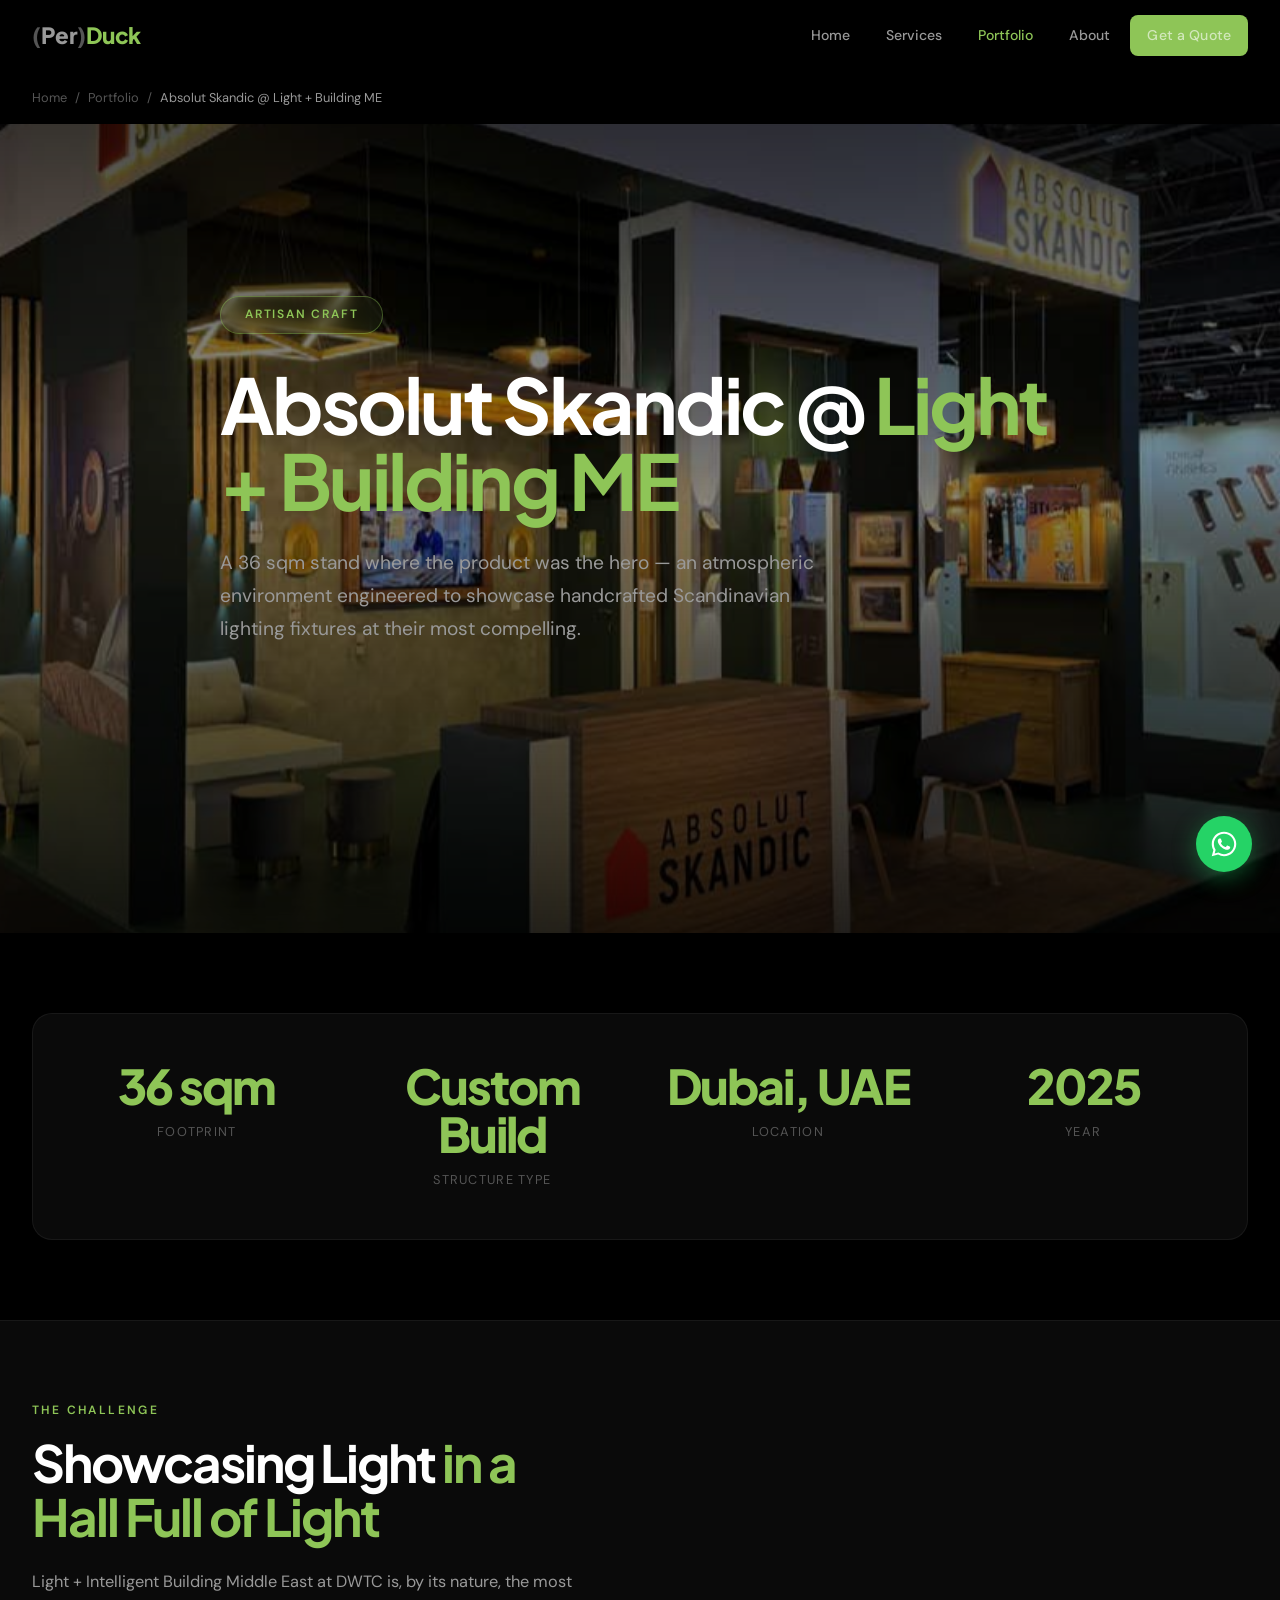
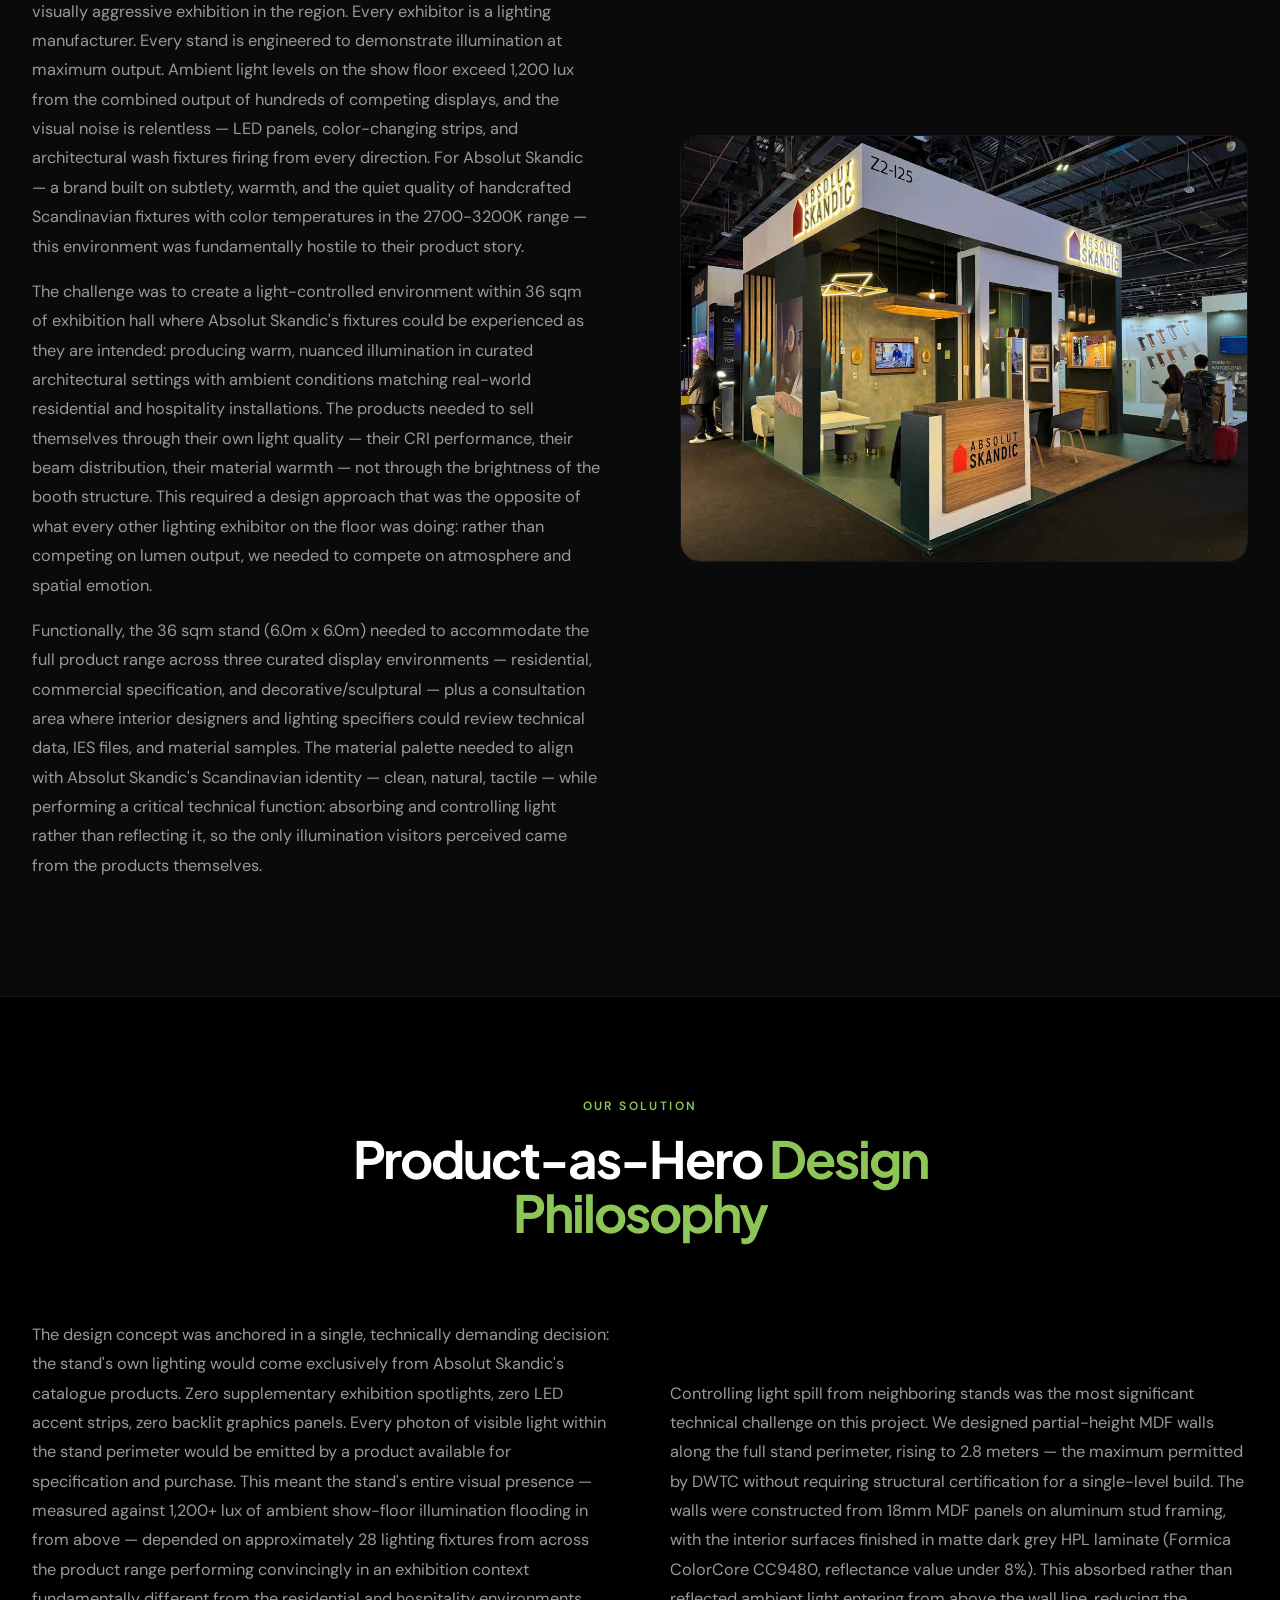
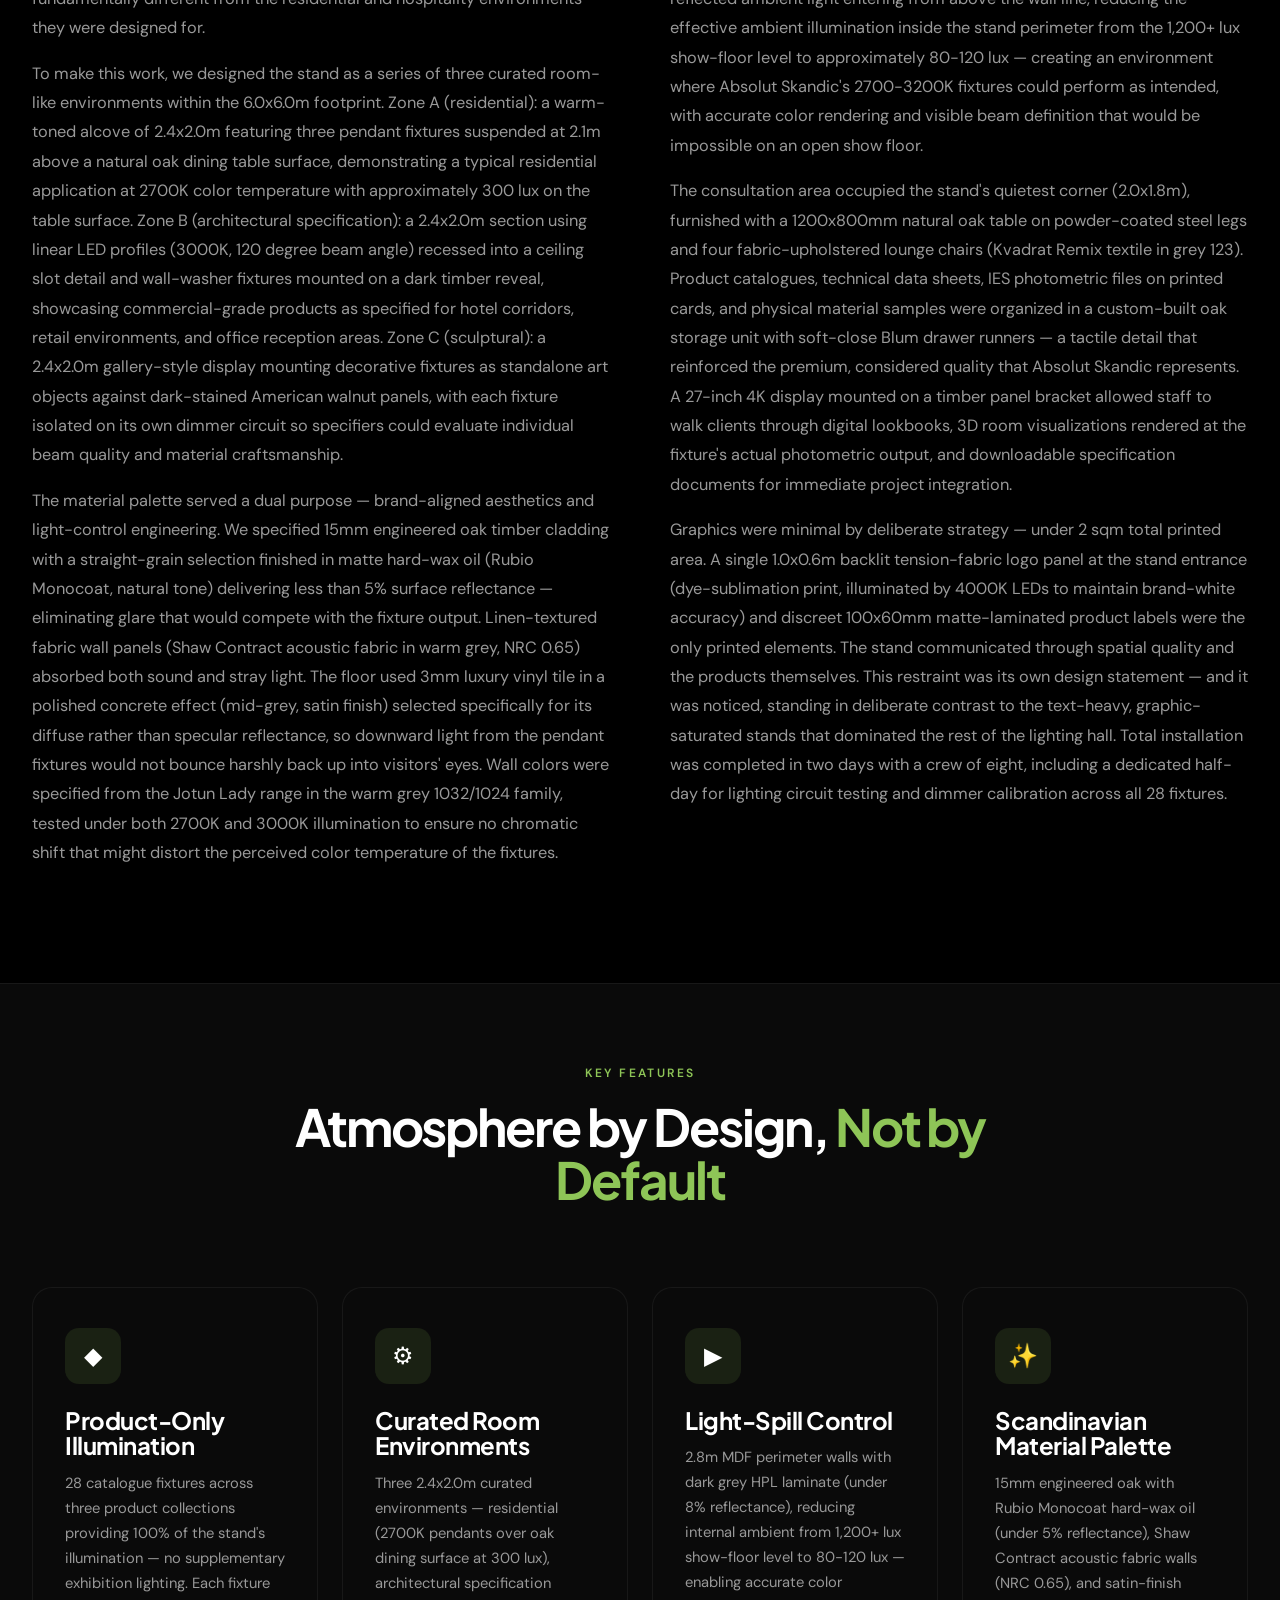
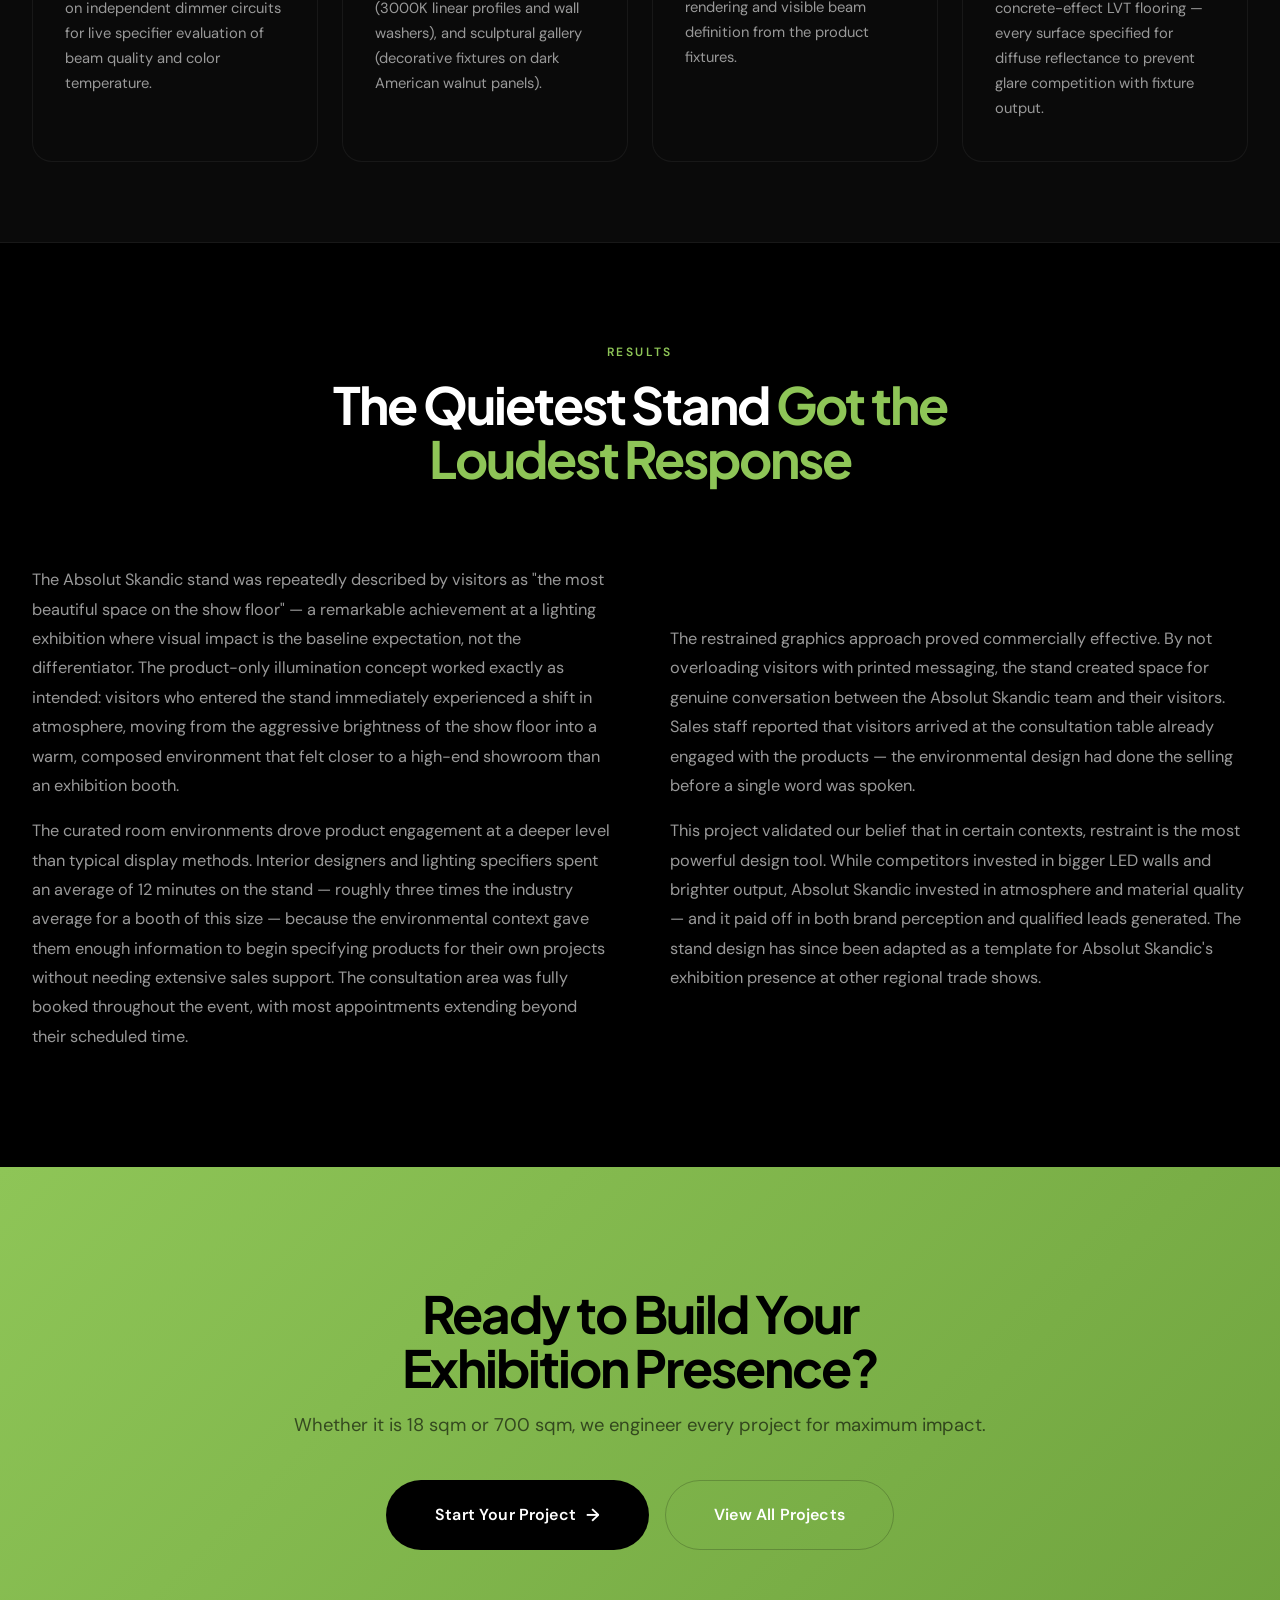
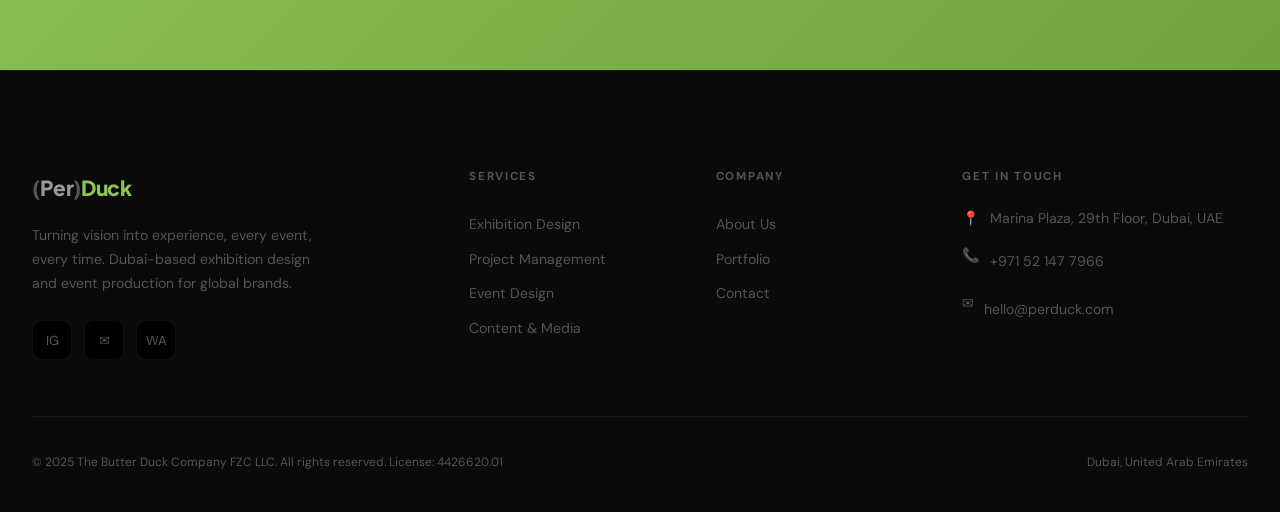
<file: projects/absolut-skandic.html>
<!DOCTYPE html>
<html lang="en">
<head>
  <meta charset="UTF-8">
  <meta name="viewport" content="width=device-width, initial-scale=1.0">
  <title>Absolut Skandic Light + Building Middle East — 36 sqm Lighting Showcase | (Per)Duck Events</title>
  <meta name="description" content="Case study: 36 sqm exhibition stand for Absolut Skandic at Light + Building Middle East. Atmospheric lighting showcase design featuring handcrafted Scandinavian fixtures in a curated exhibition environment.">
  <meta property="og:title" content="Absolut Skandic @ Light + Building ME | (Per)Duck Events">
  <meta property="og:description" content="36 sqm atmospheric showcase for Scandinavian lighting brand at Light + Building Middle East exhibition.">
  <meta property="og:type" content="article">
  <meta property="og:url" content="https://perduck.com/projects/absolut-skandic.html">
  <meta property="og:image" content="https://perduck.com/assets/photos/absolut-skandic.jpg">
  <meta name="twitter:card" content="summary_large_image">
  <link rel="canonical" href="https://perduck.com/projects/absolut-skandic.html">
  <link rel="preconnect" href="https://fonts.googleapis.com">
  <link rel="preconnect" href="https://fonts.gstatic.com" crossorigin>
  <link href="https://fonts.googleapis.com/css2?family=DM+Sans:opsz,wght@9..40,400;9..40,500;9..40,700&family=Plus+Jakarta+Sans:wght@600;700;800&display=swap" rel="stylesheet">
  <link rel="stylesheet" href="../style.css">
  <script type="application/ld+json">
  {
    "@context": "https://schema.org",
    "@type": "CreativeWork",
    "name": "Absolut Skandic Light + Building Middle East Stand",
    "description": "36 sqm atmospheric exhibition stand for Absolut Skandic at Light + Building Middle East. Curated lighting showcase environment designed around the product-as-hero philosophy for handcrafted Scandinavian fixtures.",
    "creator": {
      "@type": "Organization",
      "name": "(Per)Duck Events & Exhibitions",
      "url": "https://perduck.com"
    },
    "locationCreated": {
      "@type": "Place",
      "name": "Dubai World Trade Centre",
      "address": { "@type": "PostalAddress", "addressLocality": "Dubai", "addressCountry": "AE" }
    },
    "about": {
      "@type": "Event",
      "name": "Light + Building Middle East",
      "location": { "@type": "Place", "name": "Dubai, UAE" }
    },
    "material": "Custom exhibition stand",
    "keywords": "exhibition design, lighting showcase, Light + Building, Scandinavian design, atmospheric, Dubai"
  }
  </script>
</head>
<body>

<a href="#main" class="skip-link">Skip to main content</a>

<!-- NAVBAR -->
<nav class="navbar" id="navbar" aria-label="Main navigation">
  <div class="container nav-container">
    <a href="../index.html" class="logo" aria-label="PerDuck Home"><span class="logo-paren">(</span><span class="logo-per">Per</span><span class="logo-paren">)</span><span class="logo-duck">Duck</span></a>
    <ul class="nav-links">
      <li><a href="../index.html">Home</a></li>
      <li><a href="../services.html">Services</a></li>
      <li><a href="../portfolio.html" class="active">Portfolio</a></li>
      <li><a href="../about.html">About</a></li>
      <li><a href="../contact.html" class="btn btn-nav btn-primary">Get a Quote</a></li>
    </ul>
    <button class="burger" id="burger" aria-label="Open menu" aria-expanded="false"><span></span><span></span><span></span></button>
  </div>
</nav>
<div class="mob-backdrop" id="mobBackdrop"></div>
<div class="mobile-menu" id="mobileMenu"><nav>
  <a href="../index.html">Home</a><a href="../services.html">Services</a><a href="../portfolio.html">Portfolio</a><a href="../about.html">About</a>
  <a href="../contact.html" class="btn btn-primary" style="margin-top:16px;justify-content:center;">Get a Quote</a>
</nav></div>

<main id="main">

  <!-- BREADCRUMBS -->
  <div class="breadcrumbs"><div class="container"><div class="bc-inner">
    <a href="../index.html">Home</a><span class="sep">/</span><a href="../portfolio.html">Portfolio</a><span class="sep">/</span><span class="current">Absolut Skandic @ Light + Building ME</span>
  </div></div></div>

  <!-- HERO -->
  <section class="hero" style="min-height:70vh;">
    <div class="hero-bg">
      <img src="../assets/photos/absolut-skandic.jpg" alt="Absolut Skandic 36 sqm atmospheric lighting showcase at Light + Building Middle East, featuring handcrafted Scandinavian fixtures" class="hero-bg-img" loading="eager">
    </div>
    <div class="hero-overlay"></div>
    <div class="container hero-content">
      <div class="hero-badge reveal">Artisan Craft</div>
      <h1 class="reveal">Absolut Skandic @ <span class="accent">Light + Building ME</span></h1>
      <p class="hero-sub reveal">A 36 sqm stand where the product was the hero — an atmospheric environment engineered to showcase handcrafted Scandinavian lighting fixtures at their most compelling.</p>
    </div>
  </section>

  <!-- PROJECT SPECS -->
  <section style="padding:80px 0;">
    <div class="container">
      <div class="stats-grid" style="border:1px solid var(--border);border-radius:var(--radius-lg);padding:48px 32px;background:var(--bg-card);">
        <div class="stat-item reveal">
          <div class="stat-num" style="color:var(--accent);font-family:var(--font-heading);font-size:clamp(2rem,4vw,3rem);font-weight:800;">36 sqm</div>
          <div class="stat-text">Footprint</div>
        </div>
        <div class="stat-item reveal">
          <div class="stat-num" style="color:var(--accent);font-family:var(--font-heading);font-size:clamp(2rem,4vw,3rem);font-weight:800;">Custom Build</div>
          <div class="stat-text">Structure Type</div>
        </div>
        <div class="stat-item reveal">
          <div class="stat-num" style="color:var(--accent);font-family:var(--font-heading);font-size:clamp(2rem,4vw,3rem);font-weight:800;">Dubai, UAE</div>
          <div class="stat-text">Location</div>
        </div>
        <div class="stat-item reveal">
          <div class="stat-num" style="color:var(--accent);font-family:var(--font-heading);font-size:clamp(2rem,4vw,3rem);font-weight:800;">2025</div>
          <div class="stat-text">Year</div>
        </div>
      </div>
    </div>
  </section>

  <!-- THE CHALLENGE -->
  <section style="padding:80px 0 100px;background:var(--bg-card);border-top:1px solid var(--border);border-bottom:1px solid var(--border);">
    <div class="container">
      <div class="about-grid">
        <div class="about-text">
          <span class="section-label reveal">The Challenge</span>
          <h2 class="reveal">Showcasing Light <span class="accent">in a Hall Full of Light</span></h2>
          <p class="reveal">Light + Intelligent Building Middle East at DWTC is, by its nature, the most visually aggressive exhibition in the region. Every exhibitor is a lighting manufacturer. Every stand is engineered to demonstrate illumination at maximum output. Ambient light levels on the show floor exceed 1,200 lux from the combined output of hundreds of competing displays, and the visual noise is relentless — LED panels, color-changing strips, and architectural wash fixtures firing from every direction. For Absolut Skandic — a brand built on subtlety, warmth, and the quiet quality of handcrafted Scandinavian fixtures with color temperatures in the 2700-3200K range — this environment was fundamentally hostile to their product story.</p>
          <p class="reveal">The challenge was to create a light-controlled environment within 36 sqm of exhibition hall where Absolut Skandic's fixtures could be experienced as they are intended: producing warm, nuanced illumination in curated architectural settings with ambient conditions matching real-world residential and hospitality installations. The products needed to sell themselves through their own light quality — their CRI performance, their beam distribution, their material warmth — not through the brightness of the booth structure. This required a design approach that was the opposite of what every other lighting exhibitor on the floor was doing: rather than competing on lumen output, we needed to compete on atmosphere and spatial emotion.</p>
          <p class="reveal">Functionally, the 36 sqm stand (6.0m x 6.0m) needed to accommodate the full product range across three curated display environments — residential, commercial specification, and decorative/sculptural — plus a consultation area where interior designers and lighting specifiers could review technical data, IES files, and material samples. The material palette needed to align with Absolut Skandic's Scandinavian identity — clean, natural, tactile — while performing a critical technical function: absorbing and controlling light rather than reflecting it, so the only illumination visitors perceived came from the products themselves.</p>
        </div>
        <div class="about-visual reveal-scale">
          <div class="about-img">
            <img src="../assets/photos/absolut-skandic.jpg" alt="Detail of Absolut Skandic stand showing curated lighting environments and Scandinavian material palette" loading="lazy">
          </div>
        </div>
      </div>
    </div>
  </section>

  <!-- OUR SOLUTION -->
  <section style="padding:100px 0;">
    <div class="container">
      <div class="section-header">
        <span class="section-label reveal">Our Solution</span>
        <h2 class="reveal">Product-as-Hero <span class="accent">Design Philosophy</span></h2>
      </div>
      <div class="about-grid" style="gap:60px;">
        <div class="about-text" style="max-width:none;">
          <p class="reveal">The design concept was anchored in a single, technically demanding decision: the stand's own lighting would come exclusively from Absolut Skandic's catalogue products. Zero supplementary exhibition spotlights, zero LED accent strips, zero backlit graphics panels. Every photon of visible light within the stand perimeter would be emitted by a product available for specification and purchase. This meant the stand's entire visual presence — measured against 1,200+ lux of ambient show-floor illumination flooding in from above — depended on approximately 28 lighting fixtures from across the product range performing convincingly in an exhibition context fundamentally different from the residential and hospitality environments they were designed for.</p>
          <p class="reveal">To make this work, we designed the stand as a series of three curated room-like environments within the 6.0x6.0m footprint. Zone A (residential): a warm-toned alcove of 2.4x2.0m featuring three pendant fixtures suspended at 2.1m above a natural oak dining table surface, demonstrating a typical residential application at 2700K color temperature with approximately 300 lux on the table surface. Zone B (architectural specification): a 2.4x2.0m section using linear LED profiles (3000K, 120 degree beam angle) recessed into a ceiling slot detail and wall-washer fixtures mounted on a dark timber reveal, showcasing commercial-grade products as specified for hotel corridors, retail environments, and office reception areas. Zone C (sculptural): a 2.4x2.0m gallery-style display mounting decorative fixtures as standalone art objects against dark-stained American walnut panels, with each fixture isolated on its own dimmer circuit so specifiers could evaluate individual beam quality and material craftsmanship.</p>
          <p class="reveal">The material palette served a dual purpose — brand-aligned aesthetics and light-control engineering. We specified 15mm engineered oak timber cladding with a straight-grain selection finished in matte hard-wax oil (Rubio Monocoat, natural tone) delivering less than 5% surface reflectance — eliminating glare that would compete with the fixture output. Linen-textured fabric wall panels (Shaw Contract acoustic fabric in warm grey, NRC 0.65) absorbed both sound and stray light. The floor used 3mm luxury vinyl tile in a polished concrete effect (mid-grey, satin finish) selected specifically for its diffuse rather than specular reflectance, so downward light from the pendant fixtures would not bounce harshly back up into visitors' eyes. Wall colors were specified from the Jotun Lady range in the warm grey 1032/1024 family, tested under both 2700K and 3000K illumination to ensure no chromatic shift that might distort the perceived color temperature of the fixtures.</p>
        </div>
        <div class="about-text" style="max-width:none;">
          <p class="reveal">Controlling light spill from neighboring stands was the most significant technical challenge on this project. We designed partial-height MDF walls along the full stand perimeter, rising to 2.8 meters — the maximum permitted by DWTC without requiring structural certification for a single-level build. The walls were constructed from 18mm MDF panels on aluminum stud framing, with the interior surfaces finished in matte dark grey HPL laminate (Formica ColorCore CC9480, reflectance value under 8%). This absorbed rather than reflected ambient light entering from above the wall line, reducing the effective ambient illumination inside the stand perimeter from the 1,200+ lux show-floor level to approximately 80-120 lux — creating an environment where Absolut Skandic's 2700-3200K fixtures could perform as intended, with accurate color rendering and visible beam definition that would be impossible on an open show floor.</p>
          <p class="reveal">The consultation area occupied the stand's quietest corner (2.0x1.8m), furnished with a 1200x800mm natural oak table on powder-coated steel legs and four fabric-upholstered lounge chairs (Kvadrat Remix textile in grey 123). Product catalogues, technical data sheets, IES photometric files on printed cards, and physical material samples were organized in a custom-built oak storage unit with soft-close Blum drawer runners — a tactile detail that reinforced the premium, considered quality that Absolut Skandic represents. A 27-inch 4K display mounted on a timber panel bracket allowed staff to walk clients through digital lookbooks, 3D room visualizations rendered at the fixture's actual photometric output, and downloadable specification documents for immediate project integration.</p>
          <p class="reveal">Graphics were minimal by deliberate strategy — under 2 sqm total printed area. A single 1.0x0.6m backlit tension-fabric logo panel at the stand entrance (dye-sublimation print, illuminated by 4000K LEDs to maintain brand-white accuracy) and discreet 100x60mm matte-laminated product labels were the only printed elements. The stand communicated through spatial quality and the products themselves. This restraint was its own design statement — and it was noticed, standing in deliberate contrast to the text-heavy, graphic-saturated stands that dominated the rest of the lighting hall. Total installation was completed in two days with a crew of eight, including a dedicated half-day for lighting circuit testing and dimmer calibration across all 28 fixtures.</p>
        </div>
      </div>
    </div>
  </section>

  <!-- KEY FEATURES -->
  <section style="padding:80px 0;background:var(--bg-card);border-top:1px solid var(--border);border-bottom:1px solid var(--border);">
    <div class="container">
      <div class="section-header">
        <span class="section-label reveal">Key Features</span>
        <h2 class="reveal">Atmosphere by Design, <span class="accent">Not by Default</span></h2>
      </div>
      <div class="services-grid stagger">
        <div class="service-card reveal">
          <div class="service-icon" aria-hidden="true">&#9670;</div>
          <h3>Product-Only Illumination</h3>
          <p>28 catalogue fixtures across three product collections providing 100% of the stand's illumination — no supplementary exhibition lighting. Each fixture on independent dimmer circuits for live specifier evaluation of beam quality and color temperature.</p>
        </div>
        <div class="service-card reveal">
          <div class="service-icon" aria-hidden="true">&#9881;</div>
          <h3>Curated Room Environments</h3>
          <p>Three 2.4x2.0m curated environments — residential (2700K pendants over oak dining surface at 300 lux), architectural specification (3000K linear profiles and wall washers), and sculptural gallery (decorative fixtures on dark American walnut panels).</p>
        </div>
        <div class="service-card reveal">
          <div class="service-icon" aria-hidden="true">&#9654;</div>
          <h3>Light-Spill Control</h3>
          <p>2.8m MDF perimeter walls with dark grey HPL laminate (under 8% reflectance), reducing internal ambient from 1,200+ lux show-floor level to 80-120 lux — enabling accurate color rendering and visible beam definition from the product fixtures.</p>
        </div>
        <div class="service-card reveal">
          <div class="service-icon" aria-hidden="true">&#10024;</div>
          <h3>Scandinavian Material Palette</h3>
          <p>15mm engineered oak with Rubio Monocoat hard-wax oil (under 5% reflectance), Shaw Contract acoustic fabric walls (NRC 0.65), and satin-finish concrete-effect LVT flooring — every surface specified for diffuse reflectance to prevent glare competition with fixture output.</p>
        </div>
      </div>
    </div>
  </section>

  <!-- RESULTS -->
  <section style="padding:100px 0;">
    <div class="container">
      <div class="section-header">
        <span class="section-label reveal">Results</span>
        <h2 class="reveal">The Quietest Stand <span class="accent">Got the Loudest Response</span></h2>
      </div>
      <div class="about-grid" style="gap:60px;">
        <div class="about-text" style="max-width:none;">
          <p class="reveal">The Absolut Skandic stand was repeatedly described by visitors as "the most beautiful space on the show floor" — a remarkable achievement at a lighting exhibition where visual impact is the baseline expectation, not the differentiator. The product-only illumination concept worked exactly as intended: visitors who entered the stand immediately experienced a shift in atmosphere, moving from the aggressive brightness of the show floor into a warm, composed environment that felt closer to a high-end showroom than an exhibition booth.</p>
          <p class="reveal">The curated room environments drove product engagement at a deeper level than typical display methods. Interior designers and lighting specifiers spent an average of 12 minutes on the stand — roughly three times the industry average for a booth of this size — because the environmental context gave them enough information to begin specifying products for their own projects without needing extensive sales support. The consultation area was fully booked throughout the event, with most appointments extending beyond their scheduled time.</p>
        </div>
        <div class="about-text" style="max-width:none;">
          <p class="reveal">The restrained graphics approach proved commercially effective. By not overloading visitors with printed messaging, the stand created space for genuine conversation between the Absolut Skandic team and their visitors. Sales staff reported that visitors arrived at the consultation table already engaged with the products — the environmental design had done the selling before a single word was spoken.</p>
          <p class="reveal">This project validated our belief that in certain contexts, restraint is the most powerful design tool. While competitors invested in bigger LED walls and brighter output, Absolut Skandic invested in atmosphere and material quality — and it paid off in both brand perception and qualified leads generated. The stand design has since been adapted as a template for Absolut Skandic's exhibition presence at other regional trade shows.</p>
        </div>
      </div>
    </div>
  </section>

  <!-- CTA -->
  <section class="cta-section">
    <div class="container">
      <h2 class="reveal">Ready to Build Your <br>Exhibition Presence?</h2>
      <p class="reveal">Whether it is 18 sqm or 700 sqm, we engineer every project for maximum impact.</p>
      <div class="reveal" style="display:flex;gap:16px;justify-content:center;flex-wrap:wrap;">
        <a href="../contact.html" class="btn btn-lg">Start Your Project <span class="arrow">&#8594;</span></a>
        <a href="../portfolio.html" class="btn btn-lg" style="background:transparent;border:1px solid rgba(0,0,0,.2);">View All Projects</a>
      </div>
    </div>
  </section>

</main>

<!-- FOOTER -->
<footer class="footer">
  <div class="container">
    <div class="footer-grid">
      <div class="footer-brand">
        <a href="../index.html" class="logo"><span class="logo-paren">(</span><span class="logo-per">Per</span><span class="logo-paren">)</span><span class="logo-duck">Duck</span></a>
        <p>Turning vision into experience, every event, every time. Dubai-based exhibition design and event production for global brands.</p>
        <div class="footer-social">
          <a href="https://instagram.com/perduckae" target="_blank" rel="noopener noreferrer" aria-label="Instagram">IG</a>
          <a href="mailto:hello@perduck.com" aria-label="Email">&#9993;</a>
          <a href="https://wa.me/971521477966" target="_blank" rel="noopener noreferrer" aria-label="WhatsApp">WA</a>
        </div>
      </div>
      <div class="footer-col"><h4>Services</h4><a href="../services.html#exhibition">Exhibition Design</a><a href="../services.html#project-mgmt">Project Management</a><a href="../services.html#concept">Event Design</a><a href="../services.html#media">Content & Media</a></div>
      <div class="footer-col"><h4>Company</h4><a href="../about.html">About Us</a><a href="../portfolio.html">Portfolio</a><a href="../contact.html">Contact</a></div>
      <div class="footer-col"><h4>Get in Touch</h4>
        <div class="footer-contact-row"><span>&#128205;</span><span>Marina Plaza, 29th Floor, Dubai, UAE</span></div>
        <div class="footer-contact-row"><span>&#128222;</span><span><a href="tel:+971521477966">+971 52 147 7966</a></span></div>
        <div class="footer-contact-row"><span>&#9993;</span><span><a href="mailto:hello@perduck.com">hello@perduck.com</a></span></div>
      </div>
    </div>
    <div class="footer-bottom">
      <p>&copy; 2025 The Butter Duck Company FZC LLC. All rights reserved. License: 4426620.01</p>
      <p>Dubai, United Arab Emirates</p>
    </div>
  </div>
</footer>

<a href="https://wa.me/971521477966" class="wa-float" target="_blank" rel="noopener noreferrer" aria-label="Chat on WhatsApp">
  <svg viewBox="0 0 32 32" xmlns="http://www.w3.org/2000/svg"><path d="M16.004 2.002c-7.732 0-14.002 6.27-14.002 14.002 0 2.468.657 4.876 1.904 6.988L2 30l7.188-1.884A13.94 13.94 0 0016.004 30c7.732 0 14.002-6.27 14.002-14.002S23.736 2.002 16.004 2.002zm0 25.604a11.56 11.56 0 01-5.892-1.61l-.422-.252-4.374 1.146 1.166-4.26-.276-.44a11.54 11.54 0 01-1.77-6.186c0-6.39 5.2-11.59 11.588-11.59 6.39 0 11.59 5.2 11.59 11.59s-5.2 11.59-11.59 11.59l-.02.002zm6.354-8.676c-.348-.174-2.062-1.018-2.382-1.134-.32-.116-.552-.174-.784.174-.232.348-.9 1.134-1.104 1.368-.204.232-.408.26-.756.086-.348-.174-1.47-.542-2.8-1.728-1.034-.922-1.734-2.062-1.938-2.41-.204-.348-.022-.536.154-.71.158-.156.348-.406.522-.61.174-.204.232-.348.348-.58.116-.232.058-.436-.03-.61-.086-.174-.784-1.89-1.074-2.588-.284-.68-.572-.588-.784-.598l-.668-.012c-.232 0-.61.088-.928.436-.32.348-1.218 1.19-1.218 2.9s1.248 3.364 1.422 3.596c.174.232 2.454 3.748 5.948 5.254.832.358 1.482.572 1.988.732.836.266 1.596.228 2.198.138.67-.1 2.062-.844 2.352-1.66.29-.814.29-1.514.204-1.66-.088-.146-.32-.232-.668-.406z"/></svg>
</a>

<script src="../script.js"></script>
</body>
</html>
</file>
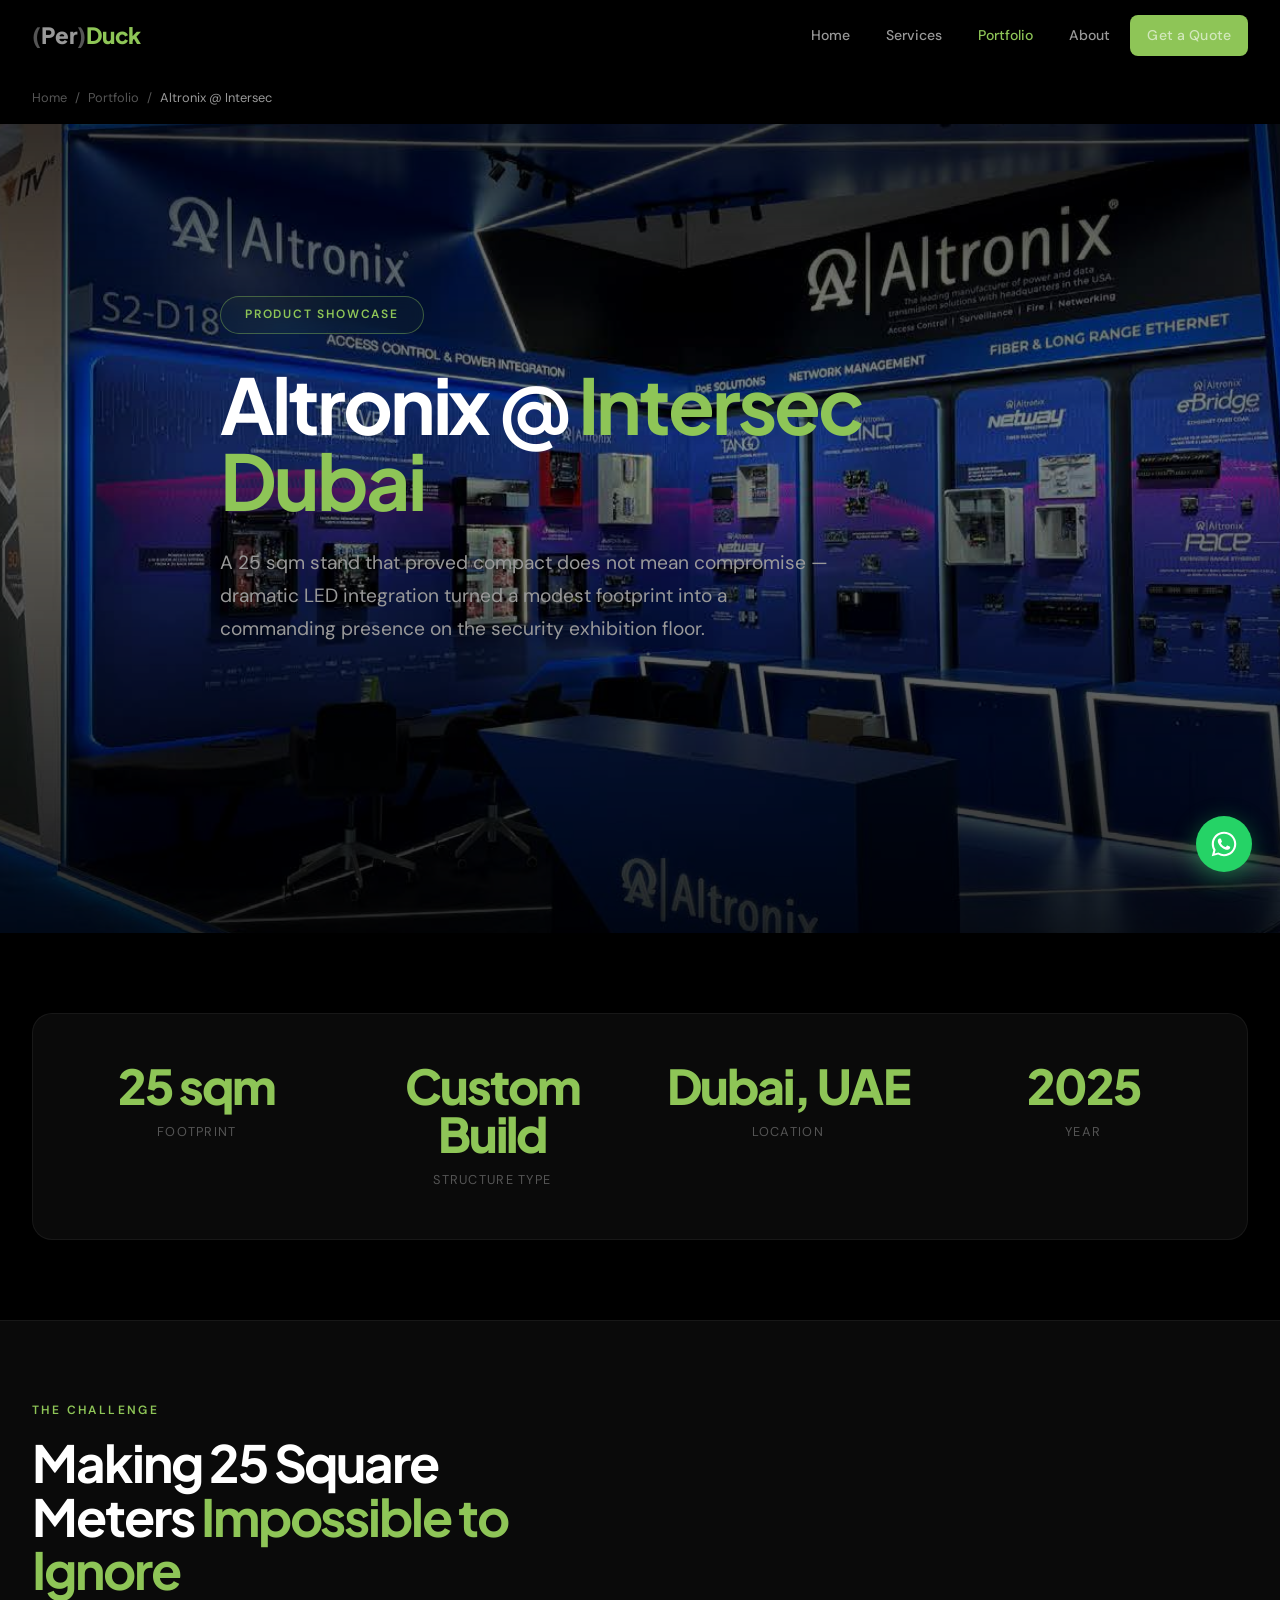
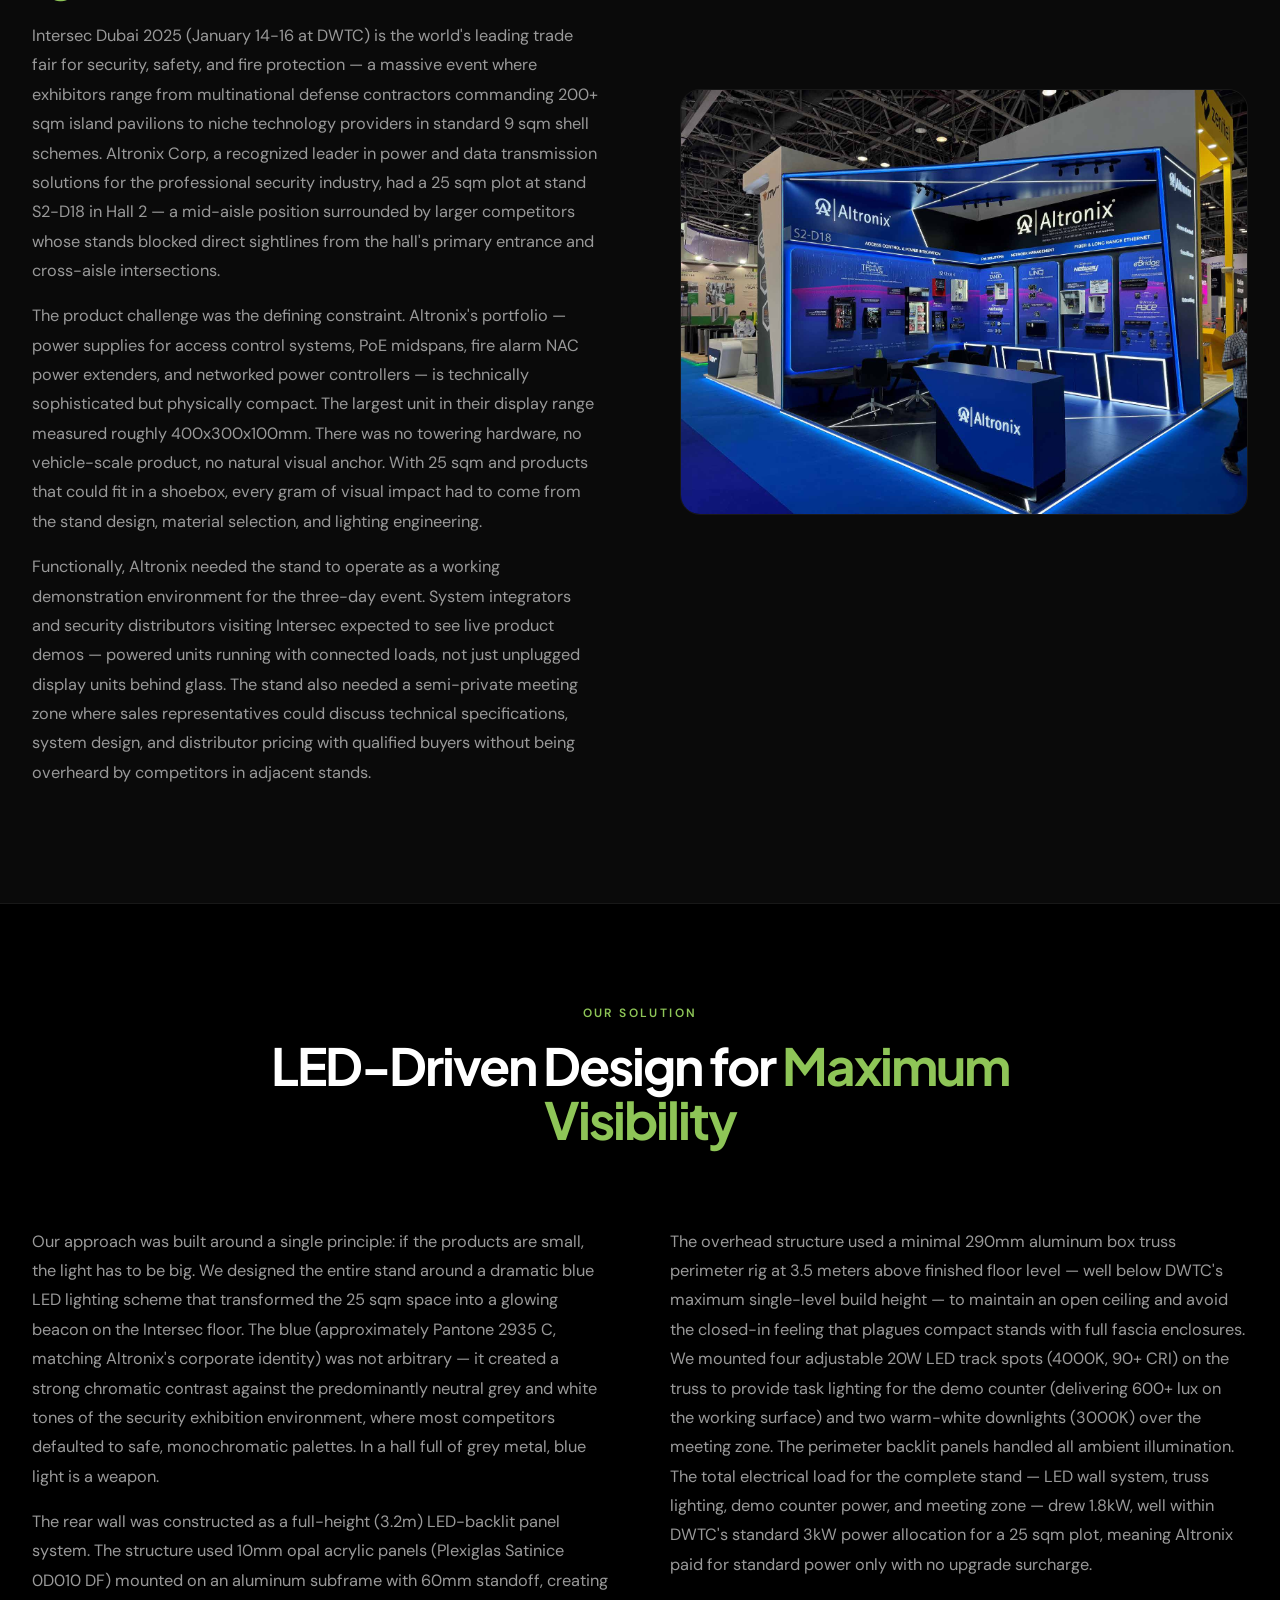
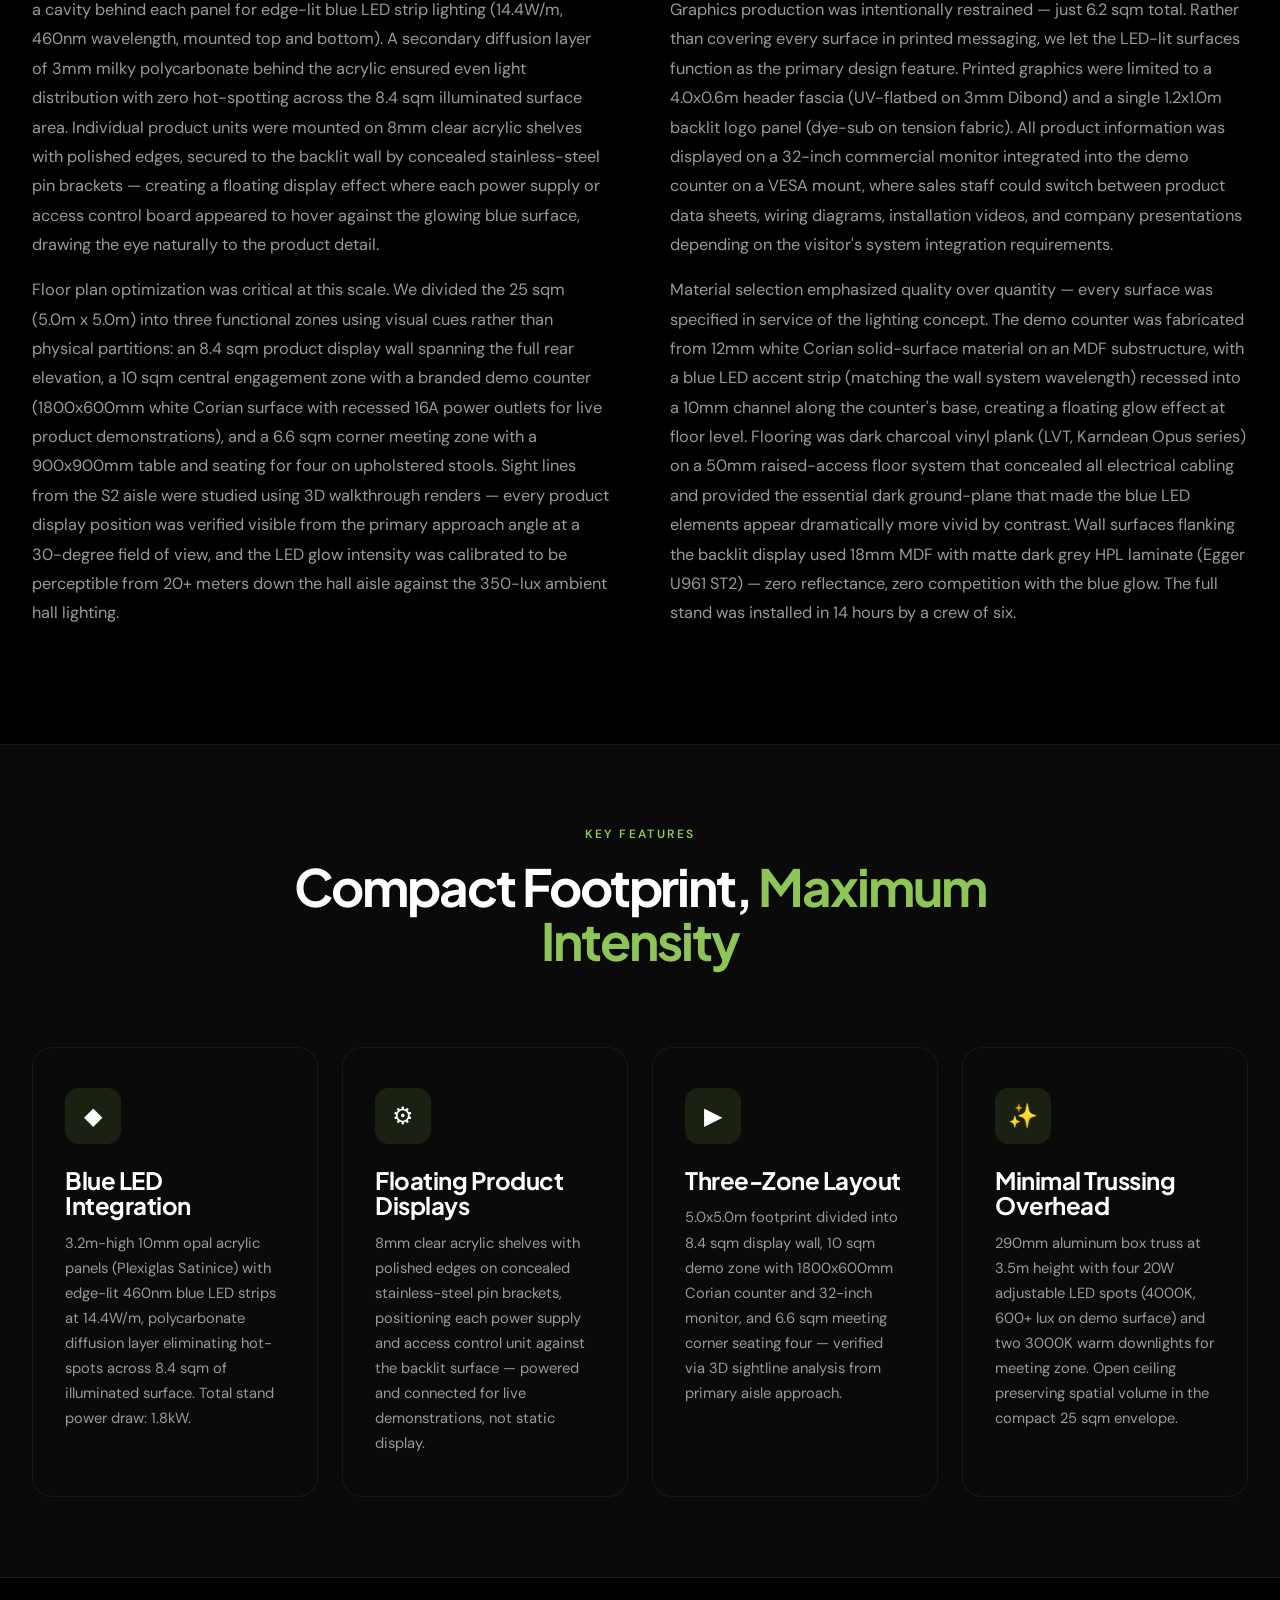
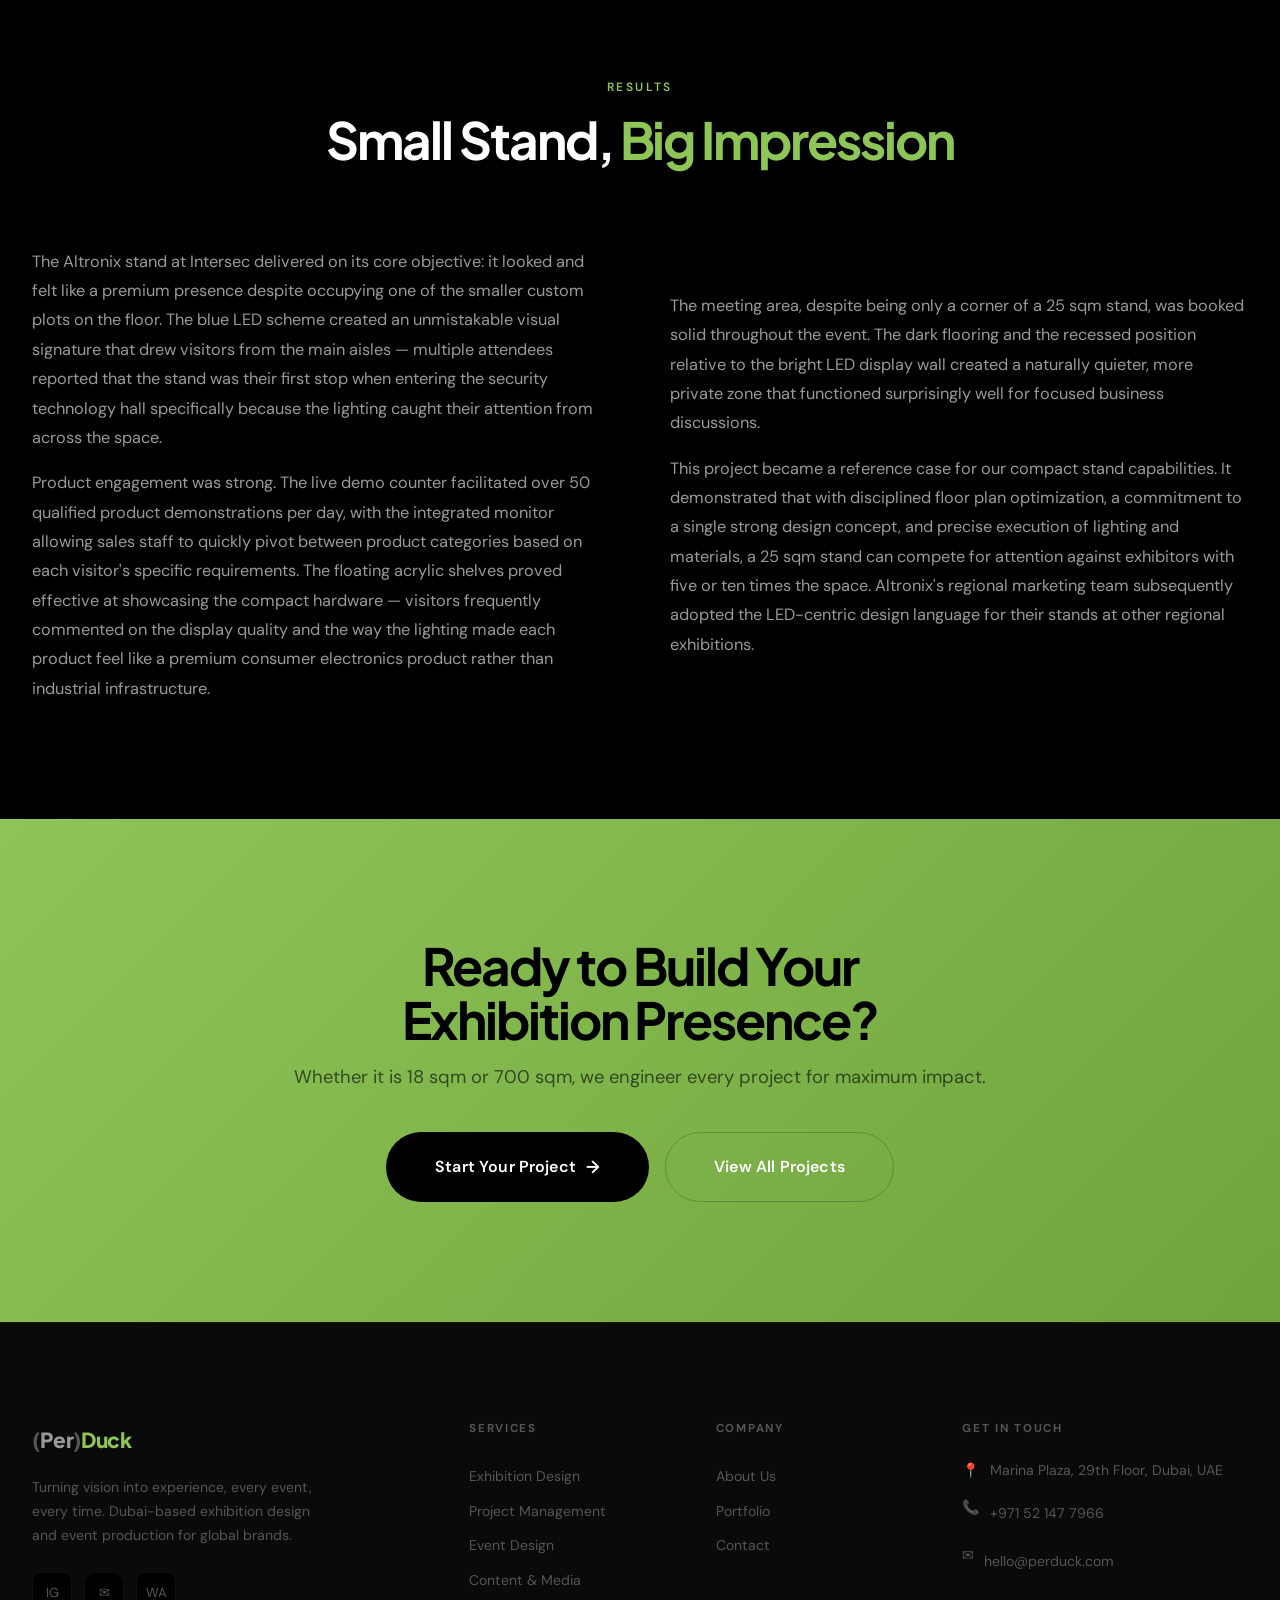
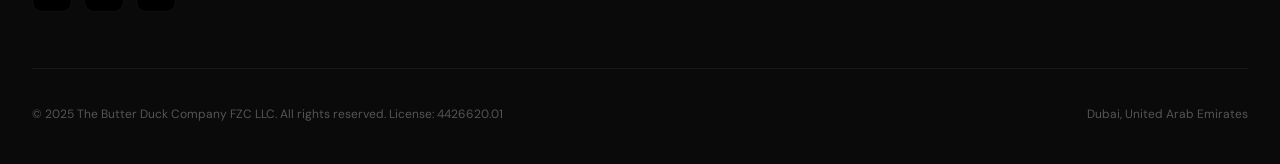
<file: projects/altronix-intersec.html>
<!DOCTYPE html>
<html lang="en">
<head>
  <meta charset="UTF-8">
  <meta name="viewport" content="width=device-width, initial-scale=1.0">
  <title>Altronix Intersec Dubai — 25 sqm LED-Integrated Compact Stand | (Per)Duck Events</title>
  <meta name="description" content="Case study: 25 sqm compact exhibition stand for Altronix at Intersec Dubai with dramatic blue LED integration. Premium impact in the crowded security exhibition hall.">
  <meta property="og:title" content="Altronix @ Intersec Dubai | (Per)Duck Events">
  <meta property="og:description" content="25 sqm compact stand with dramatic LED integration delivering premium impact at Intersec Dubai security exhibition.">
  <meta property="og:type" content="article">
  <meta property="og:url" content="https://perduck.com/projects/altronix-intersec.html">
  <meta property="og:image" content="https://perduck.com/assets/photos/altronix-intersec.jpg">
  <meta name="twitter:card" content="summary_large_image">
  <link rel="canonical" href="https://perduck.com/projects/altronix-intersec.html">
  <link rel="preconnect" href="https://fonts.googleapis.com">
  <link rel="preconnect" href="https://fonts.gstatic.com" crossorigin>
  <link href="https://fonts.googleapis.com/css2?family=DM+Sans:opsz,wght@9..40,400;9..40,500;9..40,700&family=Plus+Jakarta+Sans:wght@600;700;800&display=swap" rel="stylesheet">
  <link rel="stylesheet" href="../style.css">
  <script type="application/ld+json">
  {
    "@context": "https://schema.org",
    "@type": "CreativeWork",
    "name": "Altronix Intersec Dubai Stand",
    "description": "25 sqm compact exhibition stand with dramatic blue LED integration for Altronix at Intersec Dubai. Delivered premium impact in the security exhibition hall with LED-backlit product displays and integrated meeting area.",
    "creator": {
      "@type": "Organization",
      "name": "(Per)Duck Events & Exhibitions",
      "url": "https://perduck.com"
    },
    "locationCreated": {
      "@type": "Place",
      "name": "Dubai World Trade Centre",
      "address": { "@type": "PostalAddress", "addressLocality": "Dubai", "addressCountry": "AE" }
    },
    "about": {
      "@type": "Event",
      "name": "Intersec Dubai",
      "location": { "@type": "Place", "name": "Dubai, UAE" }
    },
    "material": "Custom compact exhibition stand",
    "keywords": "exhibition design, LED integration, Intersec, security, compact stand, Dubai"
  }
  </script>
</head>
<body>

<a href="#main" class="skip-link">Skip to main content</a>

<!-- NAVBAR -->
<nav class="navbar" id="navbar" aria-label="Main navigation">
  <div class="container nav-container">
    <a href="../index.html" class="logo" aria-label="PerDuck Home"><span class="logo-paren">(</span><span class="logo-per">Per</span><span class="logo-paren">)</span><span class="logo-duck">Duck</span></a>
    <ul class="nav-links">
      <li><a href="../index.html">Home</a></li>
      <li><a href="../services.html">Services</a></li>
      <li><a href="../portfolio.html" class="active">Portfolio</a></li>
      <li><a href="../about.html">About</a></li>
      <li><a href="../contact.html" class="btn btn-nav btn-primary">Get a Quote</a></li>
    </ul>
    <button class="burger" id="burger" aria-label="Open menu" aria-expanded="false"><span></span><span></span><span></span></button>
  </div>
</nav>
<div class="mob-backdrop" id="mobBackdrop"></div>
<div class="mobile-menu" id="mobileMenu"><nav>
  <a href="../index.html">Home</a><a href="../services.html">Services</a><a href="../portfolio.html">Portfolio</a><a href="../about.html">About</a>
  <a href="../contact.html" class="btn btn-primary" style="margin-top:16px;justify-content:center;">Get a Quote</a>
</nav></div>

<main id="main">

  <!-- BREADCRUMBS -->
  <div class="breadcrumbs"><div class="container"><div class="bc-inner">
    <a href="../index.html">Home</a><span class="sep">/</span><a href="../portfolio.html">Portfolio</a><span class="sep">/</span><span class="current">Altronix @ Intersec</span>
  </div></div></div>

  <!-- HERO -->
  <section class="hero" style="min-height:70vh;">
    <div class="hero-bg">
      <img src="../assets/photos/altronix-intersec.jpg" alt="Altronix 25 sqm exhibition stand at Intersec Dubai with dramatic blue LED integration and product displays" class="hero-bg-img" loading="eager">
    </div>
    <div class="hero-overlay"></div>
    <div class="container hero-content">
      <div class="hero-badge reveal">Product Showcase</div>
      <h1 class="reveal">Altronix @ <span class="accent">Intersec Dubai</span></h1>
      <p class="hero-sub reveal">A 25 sqm stand that proved compact does not mean compromise — dramatic LED integration turned a modest footprint into a commanding presence on the security exhibition floor.</p>
    </div>
  </section>

  <!-- PROJECT SPECS -->
  <section style="padding:80px 0;">
    <div class="container">
      <div class="stats-grid" style="border:1px solid var(--border);border-radius:var(--radius-lg);padding:48px 32px;background:var(--bg-card);">
        <div class="stat-item reveal">
          <div class="stat-num" style="color:var(--accent);font-family:var(--font-heading);font-size:clamp(2rem,4vw,3rem);font-weight:800;">25 sqm</div>
          <div class="stat-text">Footprint</div>
        </div>
        <div class="stat-item reveal">
          <div class="stat-num" style="color:var(--accent);font-family:var(--font-heading);font-size:clamp(2rem,4vw,3rem);font-weight:800;">Custom Build</div>
          <div class="stat-text">Structure Type</div>
        </div>
        <div class="stat-item reveal">
          <div class="stat-num" style="color:var(--accent);font-family:var(--font-heading);font-size:clamp(2rem,4vw,3rem);font-weight:800;">Dubai, UAE</div>
          <div class="stat-text">Location</div>
        </div>
        <div class="stat-item reveal">
          <div class="stat-num" style="color:var(--accent);font-family:var(--font-heading);font-size:clamp(2rem,4vw,3rem);font-weight:800;">2025</div>
          <div class="stat-text">Year</div>
        </div>
      </div>
    </div>
  </section>

  <!-- THE CHALLENGE -->
  <section style="padding:80px 0 100px;background:var(--bg-card);border-top:1px solid var(--border);border-bottom:1px solid var(--border);">
    <div class="container">
      <div class="about-grid">
        <div class="about-text">
          <span class="section-label reveal">The Challenge</span>
          <h2 class="reveal">Making 25 Square Meters <span class="accent">Impossible to Ignore</span></h2>
          <p class="reveal">Intersec Dubai 2025 (January 14-16 at DWTC) is the world's leading trade fair for security, safety, and fire protection — a massive event where exhibitors range from multinational defense contractors commanding 200+ sqm island pavilions to niche technology providers in standard 9 sqm shell schemes. Altronix Corp, a recognized leader in power and data transmission solutions for the professional security industry, had a 25 sqm plot at stand S2-D18 in Hall 2 — a mid-aisle position surrounded by larger competitors whose stands blocked direct sightlines from the hall's primary entrance and cross-aisle intersections.</p>
          <p class="reveal">The product challenge was the defining constraint. Altronix's portfolio — power supplies for access control systems, PoE midspans, fire alarm NAC power extenders, and networked power controllers — is technically sophisticated but physically compact. The largest unit in their display range measured roughly 400x300x100mm. There was no towering hardware, no vehicle-scale product, no natural visual anchor. With 25 sqm and products that could fit in a shoebox, every gram of visual impact had to come from the stand design, material selection, and lighting engineering.</p>
          <p class="reveal">Functionally, Altronix needed the stand to operate as a working demonstration environment for the three-day event. System integrators and security distributors visiting Intersec expected to see live product demos — powered units running with connected loads, not just unplugged display units behind glass. The stand also needed a semi-private meeting zone where sales representatives could discuss technical specifications, system design, and distributor pricing with qualified buyers without being overheard by competitors in adjacent stands.</p>
        </div>
        <div class="about-visual reveal-scale">
          <div class="about-img">
            <img src="../assets/photos/altronix-intersec.jpg" alt="Close-up of Altronix stand blue LED product display at Intersec Dubai" loading="lazy">
          </div>
        </div>
      </div>
    </div>
  </section>

  <!-- OUR SOLUTION -->
  <section style="padding:100px 0;">
    <div class="container">
      <div class="section-header">
        <span class="section-label reveal">Our Solution</span>
        <h2 class="reveal">LED-Driven Design for <span class="accent">Maximum Visibility</span></h2>
      </div>
      <div class="about-grid" style="gap:60px;">
        <div class="about-text" style="max-width:none;">
          <p class="reveal">Our approach was built around a single principle: if the products are small, the light has to be big. We designed the entire stand around a dramatic blue LED lighting scheme that transformed the 25 sqm space into a glowing beacon on the Intersec floor. The blue (approximately Pantone 2935 C, matching Altronix's corporate identity) was not arbitrary — it created a strong chromatic contrast against the predominantly neutral grey and white tones of the security exhibition environment, where most competitors defaulted to safe, monochromatic palettes. In a hall full of grey metal, blue light is a weapon.</p>
          <p class="reveal">The rear wall was constructed as a full-height (3.2m) LED-backlit panel system. The structure used 10mm opal acrylic panels (Plexiglas Satinice 0D010 DF) mounted on an aluminum subframe with 60mm standoff, creating a cavity behind each panel for edge-lit blue LED strip lighting (14.4W/m, 460nm wavelength, mounted top and bottom). A secondary diffusion layer of 3mm milky polycarbonate behind the acrylic ensured even light distribution with zero hot-spotting across the 8.4 sqm illuminated surface area. Individual product units were mounted on 8mm clear acrylic shelves with polished edges, secured to the backlit wall by concealed stainless-steel pin brackets — creating a floating display effect where each power supply or access control board appeared to hover against the glowing blue surface, drawing the eye naturally to the product detail.</p>
          <p class="reveal">Floor plan optimization was critical at this scale. We divided the 25 sqm (5.0m x 5.0m) into three functional zones using visual cues rather than physical partitions: an 8.4 sqm product display wall spanning the full rear elevation, a 10 sqm central engagement zone with a branded demo counter (1800x600mm white Corian surface with recessed 16A power outlets for live product demonstrations), and a 6.6 sqm corner meeting zone with a 900x900mm table and seating for four on upholstered stools. Sight lines from the S2 aisle were studied using 3D walkthrough renders — every product display position was verified visible from the primary approach angle at a 30-degree field of view, and the LED glow intensity was calibrated to be perceptible from 20+ meters down the hall aisle against the 350-lux ambient hall lighting.</p>
        </div>
        <div class="about-text" style="max-width:none;">
          <p class="reveal">The overhead structure used a minimal 290mm aluminum box truss perimeter rig at 3.5 meters above finished floor level — well below DWTC's maximum single-level build height — to maintain an open ceiling and avoid the closed-in feeling that plagues compact stands with full fascia enclosures. We mounted four adjustable 20W LED track spots (4000K, 90+ CRI) on the truss to provide task lighting for the demo counter (delivering 600+ lux on the working surface) and two warm-white downlights (3000K) over the meeting zone. The perimeter backlit panels handled all ambient illumination. The total electrical load for the complete stand — LED wall system, truss lighting, demo counter power, and meeting zone — drew 1.8kW, well within DWTC's standard 3kW power allocation for a 25 sqm plot, meaning Altronix paid for standard power only with no upgrade surcharge.</p>
          <p class="reveal">Graphics production was intentionally restrained — just 6.2 sqm total. Rather than covering every surface in printed messaging, we let the LED-lit surfaces function as the primary design feature. Printed graphics were limited to a 4.0x0.6m header fascia (UV-flatbed on 3mm Dibond) and a single 1.2x1.0m backlit logo panel (dye-sub on tension fabric). All product information was displayed on a 32-inch commercial monitor integrated into the demo counter on a VESA mount, where sales staff could switch between product data sheets, wiring diagrams, installation videos, and company presentations depending on the visitor's system integration requirements.</p>
          <p class="reveal">Material selection emphasized quality over quantity — every surface was specified in service of the lighting concept. The demo counter was fabricated from 12mm white Corian solid-surface material on an MDF substructure, with a blue LED accent strip (matching the wall system wavelength) recessed into a 10mm channel along the counter's base, creating a floating glow effect at floor level. Flooring was dark charcoal vinyl plank (LVT, Karndean Opus series) on a 50mm raised-access floor system that concealed all electrical cabling and provided the essential dark ground-plane that made the blue LED elements appear dramatically more vivid by contrast. Wall surfaces flanking the backlit display used 18mm MDF with matte dark grey HPL laminate (Egger U961 ST2) — zero reflectance, zero competition with the blue glow. The full stand was installed in 14 hours by a crew of six.</p>
        </div>
      </div>
    </div>
  </section>

  <!-- KEY FEATURES -->
  <section style="padding:80px 0;background:var(--bg-card);border-top:1px solid var(--border);border-bottom:1px solid var(--border);">
    <div class="container">
      <div class="section-header">
        <span class="section-label reveal">Key Features</span>
        <h2 class="reveal">Compact Footprint, <span class="accent">Maximum Intensity</span></h2>
      </div>
      <div class="services-grid stagger">
        <div class="service-card reveal">
          <div class="service-icon" aria-hidden="true">&#9670;</div>
          <h3>Blue LED Integration</h3>
          <p>3.2m-high 10mm opal acrylic panels (Plexiglas Satinice) with edge-lit 460nm blue LED strips at 14.4W/m, polycarbonate diffusion layer eliminating hot-spots across 8.4 sqm of illuminated surface. Total stand power draw: 1.8kW.</p>
        </div>
        <div class="service-card reveal">
          <div class="service-icon" aria-hidden="true">&#9881;</div>
          <h3>Floating Product Displays</h3>
          <p>8mm clear acrylic shelves with polished edges on concealed stainless-steel pin brackets, positioning each power supply and access control unit against the backlit surface — powered and connected for live demonstrations, not static display.</p>
        </div>
        <div class="service-card reveal">
          <div class="service-icon" aria-hidden="true">&#9654;</div>
          <h3>Three-Zone Layout</h3>
          <p>5.0x5.0m footprint divided into 8.4 sqm display wall, 10 sqm demo zone with 1800x600mm Corian counter and 32-inch monitor, and 6.6 sqm meeting corner seating four — verified via 3D sightline analysis from primary aisle approach.</p>
        </div>
        <div class="service-card reveal">
          <div class="service-icon" aria-hidden="true">&#10024;</div>
          <h3>Minimal Trussing Overhead</h3>
          <p>290mm aluminum box truss at 3.5m height with four 20W adjustable LED spots (4000K, 600+ lux on demo surface) and two 3000K warm downlights for meeting zone. Open ceiling preserving spatial volume in the compact 25 sqm envelope.</p>
        </div>
      </div>
    </div>
  </section>

  <!-- RESULTS -->
  <section style="padding:100px 0;">
    <div class="container">
      <div class="section-header">
        <span class="section-label reveal">Results</span>
        <h2 class="reveal">Small Stand, <span class="accent">Big Impression</span></h2>
      </div>
      <div class="about-grid" style="gap:60px;">
        <div class="about-text" style="max-width:none;">
          <p class="reveal">The Altronix stand at Intersec delivered on its core objective: it looked and felt like a premium presence despite occupying one of the smaller custom plots on the floor. The blue LED scheme created an unmistakable visual signature that drew visitors from the main aisles — multiple attendees reported that the stand was their first stop when entering the security technology hall specifically because the lighting caught their attention from across the space.</p>
          <p class="reveal">Product engagement was strong. The live demo counter facilitated over 50 qualified product demonstrations per day, with the integrated monitor allowing sales staff to quickly pivot between product categories based on each visitor's specific requirements. The floating acrylic shelves proved effective at showcasing the compact hardware — visitors frequently commented on the display quality and the way the lighting made each product feel like a premium consumer electronics product rather than industrial infrastructure.</p>
        </div>
        <div class="about-text" style="max-width:none;">
          <p class="reveal">The meeting area, despite being only a corner of a 25 sqm stand, was booked solid throughout the event. The dark flooring and the recessed position relative to the bright LED display wall created a naturally quieter, more private zone that functioned surprisingly well for focused business discussions.</p>
          <p class="reveal">This project became a reference case for our compact stand capabilities. It demonstrated that with disciplined floor plan optimization, a commitment to a single strong design concept, and precise execution of lighting and materials, a 25 sqm stand can compete for attention against exhibitors with five or ten times the space. Altronix's regional marketing team subsequently adopted the LED-centric design language for their stands at other regional exhibitions.</p>
        </div>
      </div>
    </div>
  </section>

  <!-- CTA -->
  <section class="cta-section">
    <div class="container">
      <h2 class="reveal">Ready to Build Your <br>Exhibition Presence?</h2>
      <p class="reveal">Whether it is 18 sqm or 700 sqm, we engineer every project for maximum impact.</p>
      <div class="reveal" style="display:flex;gap:16px;justify-content:center;flex-wrap:wrap;">
        <a href="../contact.html" class="btn btn-lg">Start Your Project <span class="arrow">&#8594;</span></a>
        <a href="../portfolio.html" class="btn btn-lg" style="background:transparent;border:1px solid rgba(0,0,0,.2);">View All Projects</a>
      </div>
    </div>
  </section>

</main>

<!-- FOOTER -->
<footer class="footer">
  <div class="container">
    <div class="footer-grid">
      <div class="footer-brand">
        <a href="../index.html" class="logo"><span class="logo-paren">(</span><span class="logo-per">Per</span><span class="logo-paren">)</span><span class="logo-duck">Duck</span></a>
        <p>Turning vision into experience, every event, every time. Dubai-based exhibition design and event production for global brands.</p>
        <div class="footer-social">
          <a href="https://instagram.com/perduckae" target="_blank" rel="noopener noreferrer" aria-label="Instagram">IG</a>
          <a href="mailto:hello@perduck.com" aria-label="Email">&#9993;</a>
          <a href="https://wa.me/971521477966" target="_blank" rel="noopener noreferrer" aria-label="WhatsApp">WA</a>
        </div>
      </div>
      <div class="footer-col"><h4>Services</h4><a href="../services.html#exhibition">Exhibition Design</a><a href="../services.html#project-mgmt">Project Management</a><a href="../services.html#concept">Event Design</a><a href="../services.html#media">Content & Media</a></div>
      <div class="footer-col"><h4>Company</h4><a href="../about.html">About Us</a><a href="../portfolio.html">Portfolio</a><a href="../contact.html">Contact</a></div>
      <div class="footer-col"><h4>Get in Touch</h4>
        <div class="footer-contact-row"><span>&#128205;</span><span>Marina Plaza, 29th Floor, Dubai, UAE</span></div>
        <div class="footer-contact-row"><span>&#128222;</span><span><a href="tel:+971521477966">+971 52 147 7966</a></span></div>
        <div class="footer-contact-row"><span>&#9993;</span><span><a href="mailto:hello@perduck.com">hello@perduck.com</a></span></div>
      </div>
    </div>
    <div class="footer-bottom">
      <p>&copy; 2025 The Butter Duck Company FZC LLC. All rights reserved. License: 4426620.01</p>
      <p>Dubai, United Arab Emirates</p>
    </div>
  </div>
</footer>

<a href="https://wa.me/971521477966" class="wa-float" target="_blank" rel="noopener noreferrer" aria-label="Chat on WhatsApp">
  <svg viewBox="0 0 32 32" xmlns="http://www.w3.org/2000/svg"><path d="M16.004 2.002c-7.732 0-14.002 6.27-14.002 14.002 0 2.468.657 4.876 1.904 6.988L2 30l7.188-1.884A13.94 13.94 0 0016.004 30c7.732 0 14.002-6.27 14.002-14.002S23.736 2.002 16.004 2.002zm0 25.604a11.56 11.56 0 01-5.892-1.61l-.422-.252-4.374 1.146 1.166-4.26-.276-.44a11.54 11.54 0 01-1.77-6.186c0-6.39 5.2-11.59 11.588-11.59 6.39 0 11.59 5.2 11.59 11.59s-5.2 11.59-11.59 11.59l-.02.002zm6.354-8.676c-.348-.174-2.062-1.018-2.382-1.134-.32-.116-.552-.174-.784.174-.232.348-.9 1.134-1.104 1.368-.204.232-.408.26-.756.086-.348-.174-1.47-.542-2.8-1.728-1.034-.922-1.734-2.062-1.938-2.41-.204-.348-.022-.536.154-.71.158-.156.348-.406.522-.61.174-.204.232-.348.348-.58.116-.232.058-.436-.03-.61-.086-.174-.784-1.89-1.074-2.588-.284-.68-.572-.588-.784-.598l-.668-.012c-.232 0-.61.088-.928.436-.32.348-1.218 1.19-1.218 2.9s1.248 3.364 1.422 3.596c.174.232 2.454 3.748 5.948 5.254.832.358 1.482.572 1.988.732.836.266 1.596.228 2.198.138.67-.1 2.062-.844 2.352-1.66.29-.814.29-1.514.204-1.66-.088-.146-.32-.232-.668-.406z"/></svg>
</a>

<script src="../script.js"></script>
</body>
</html>
</file>
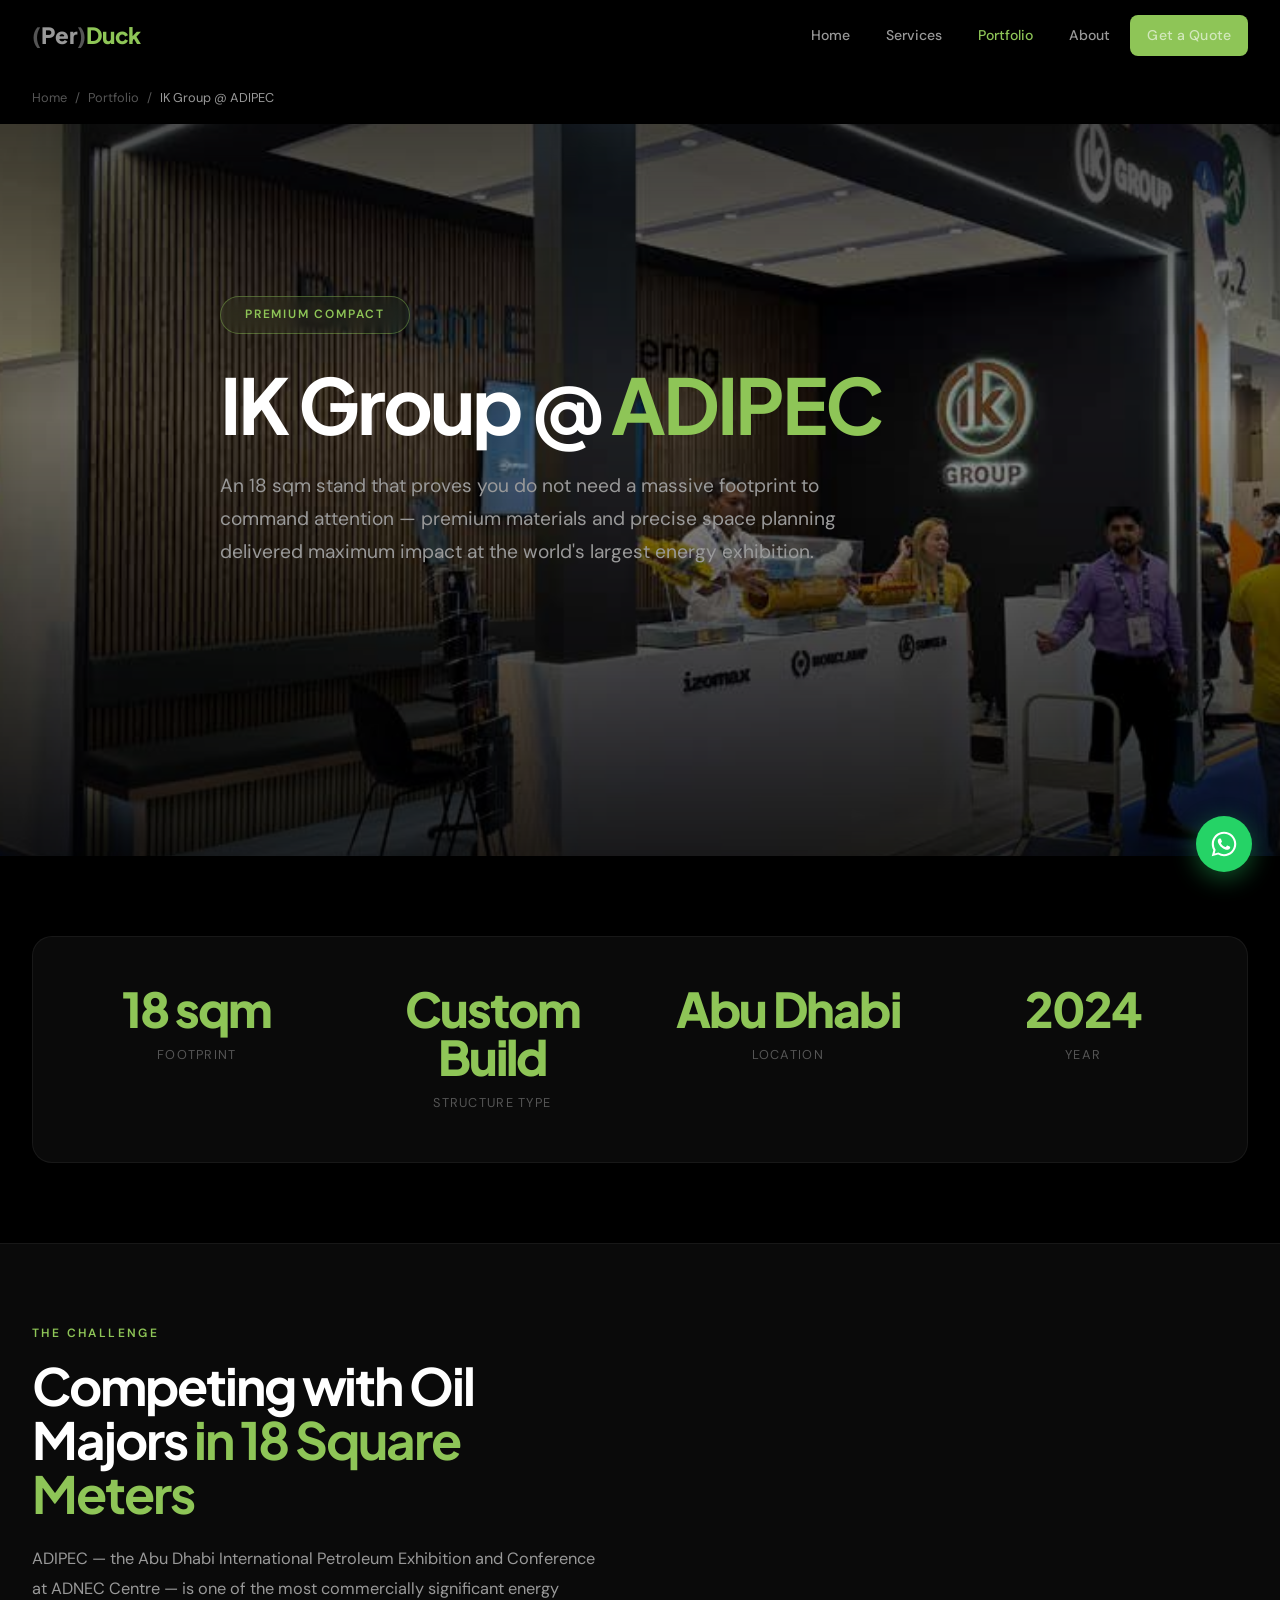
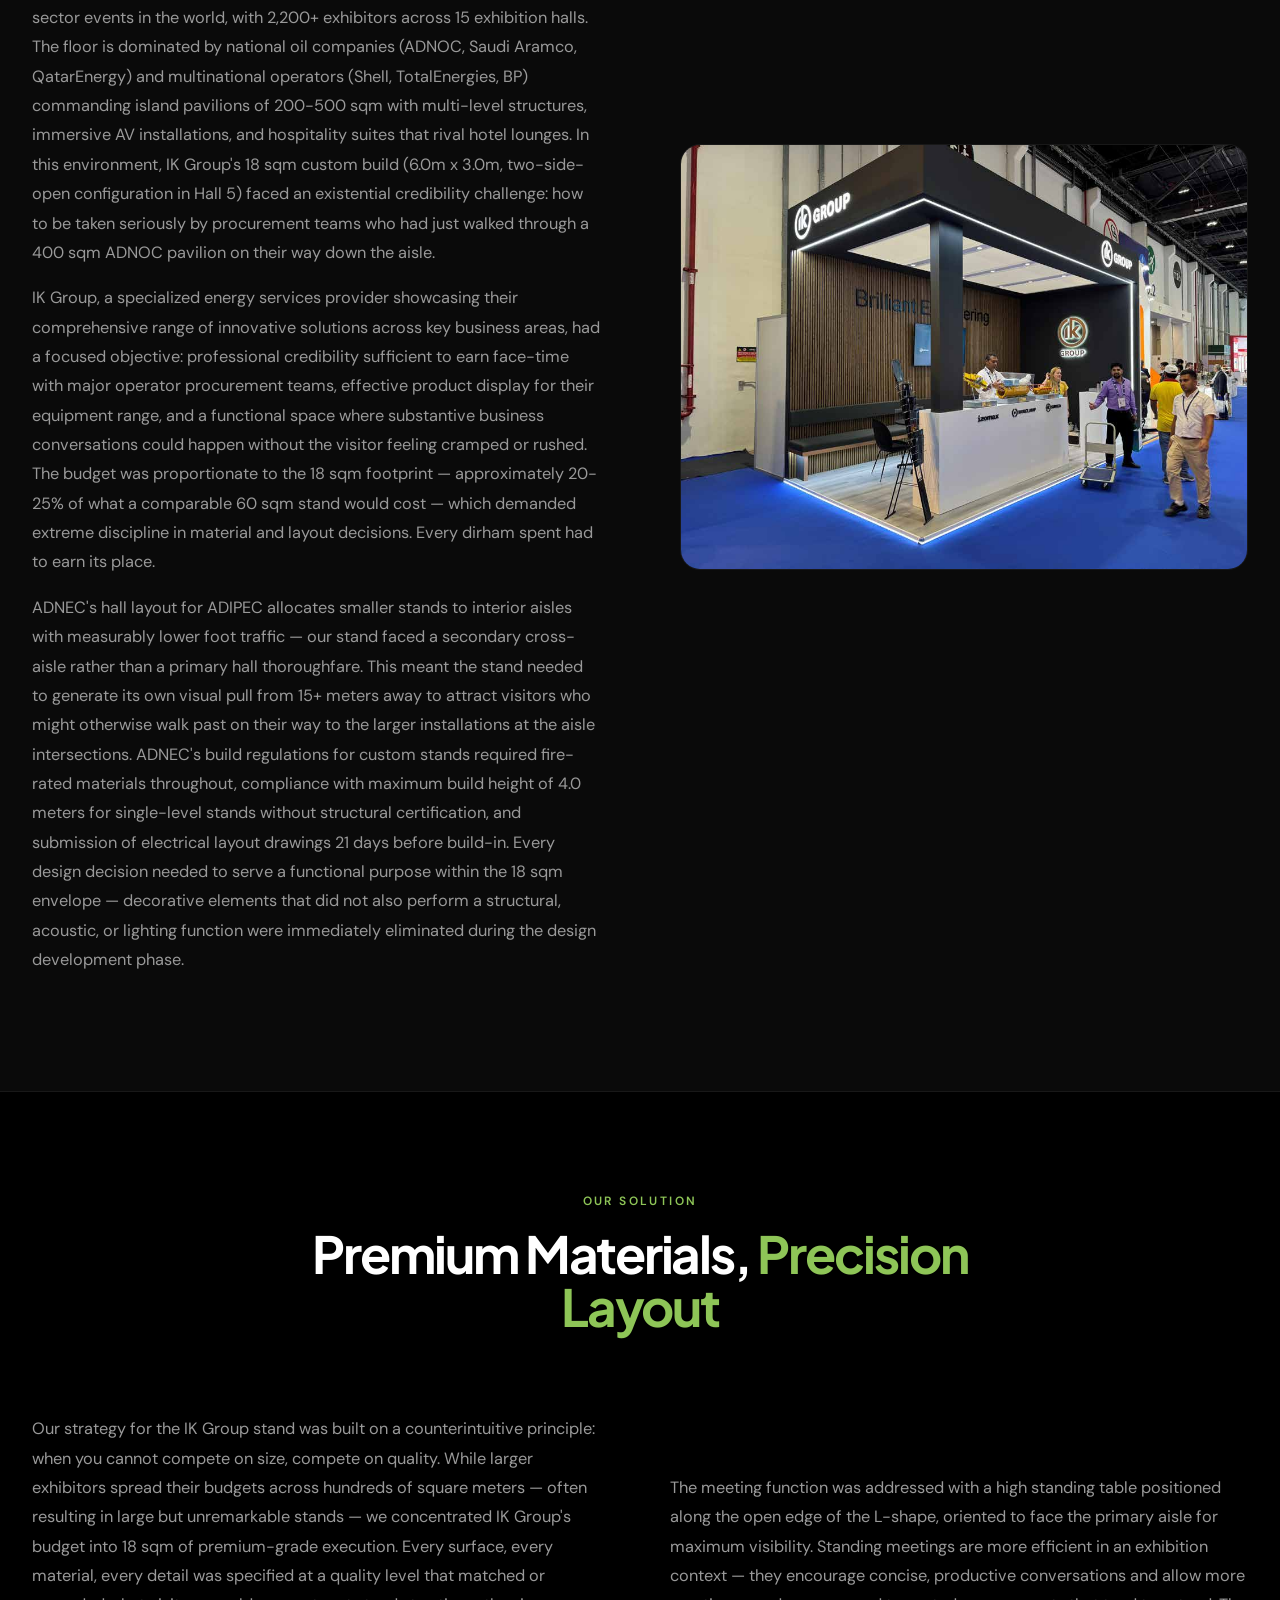
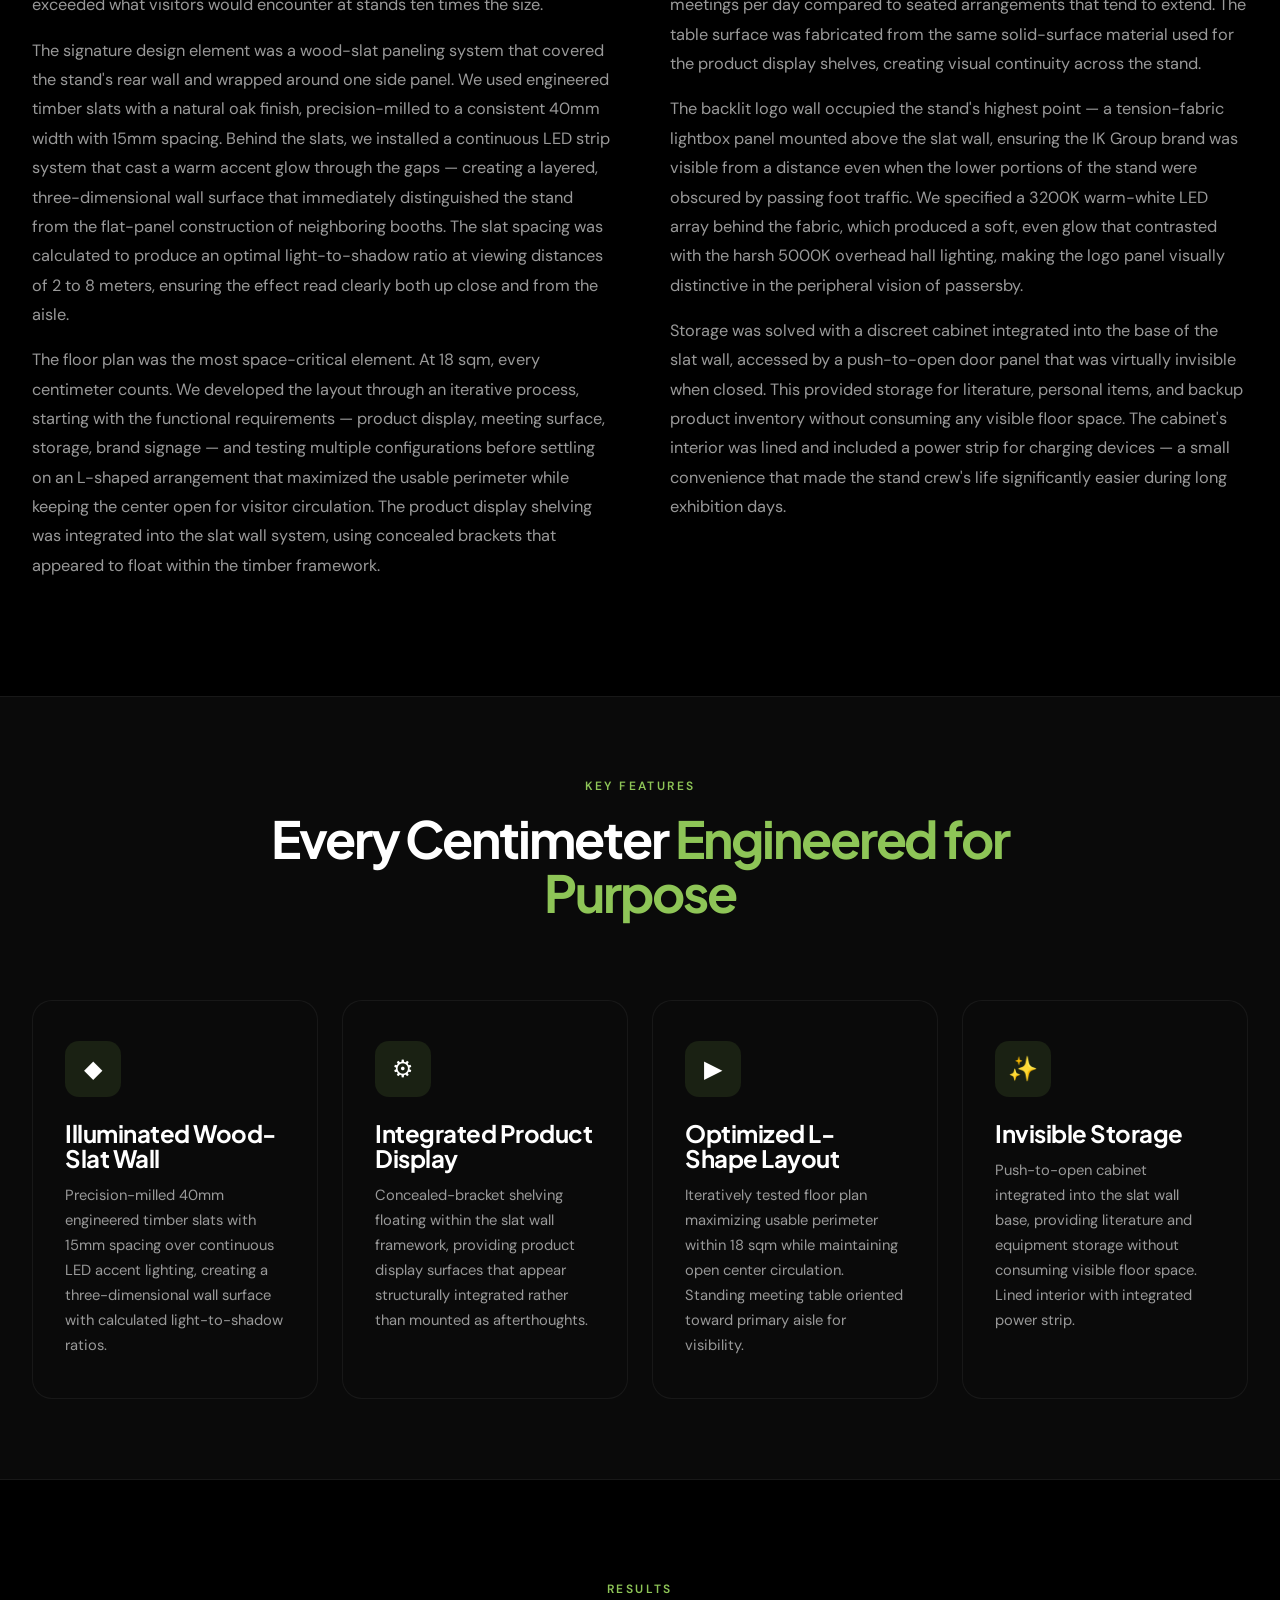
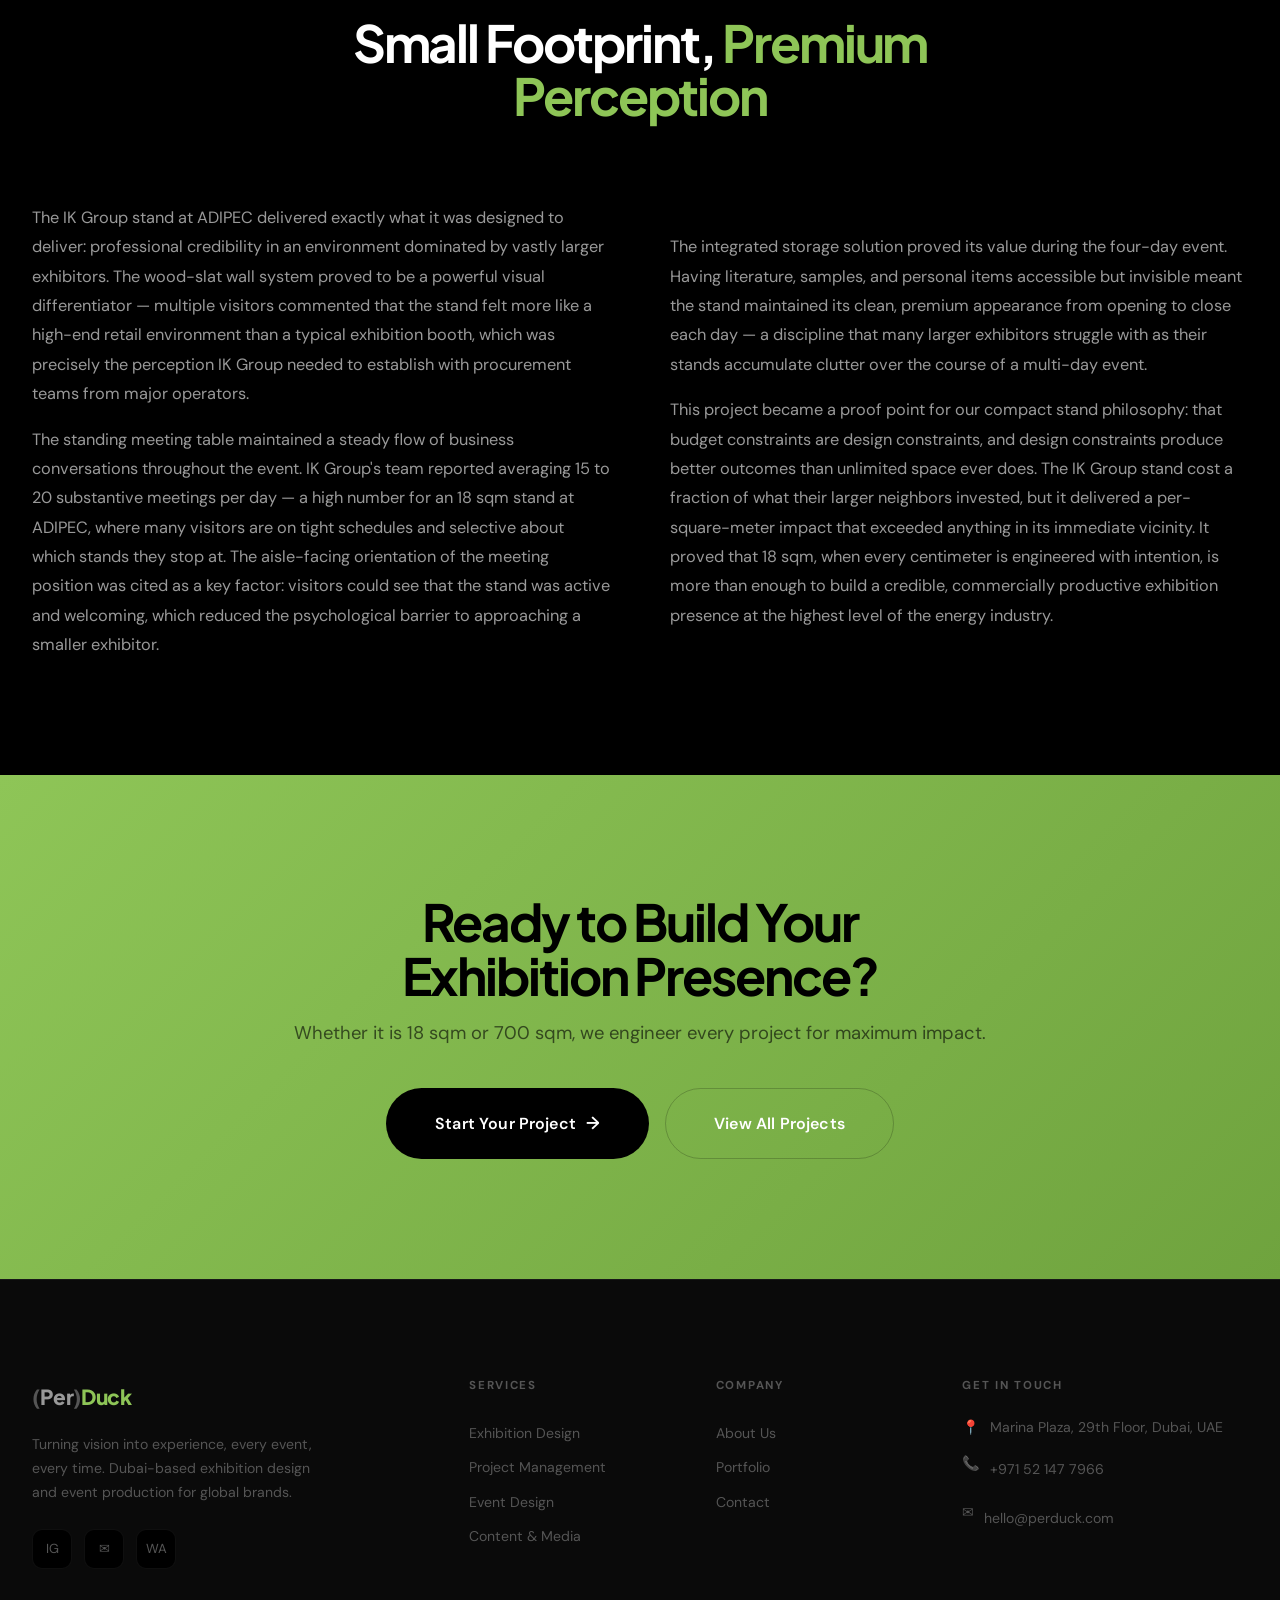
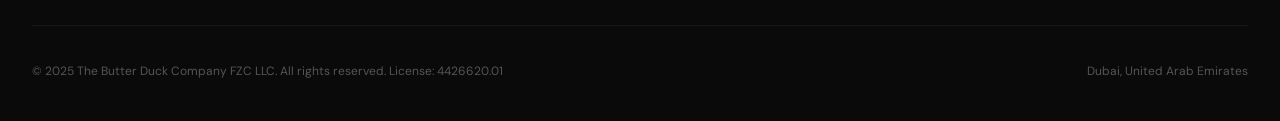
<file: projects/ikgroup-adipec.html>
<!DOCTYPE html>
<html lang="en">
<head>
  <meta charset="UTF-8">
  <meta name="viewport" content="width=device-width, initial-scale=1.0">
  <title>IK Group ADIPEC — 18 sqm Premium Compact Stand | (Per)Duck Events</title>
  <meta name="description" content="Case study: 18 sqm compact premium exhibition stand for IK Group at ADIPEC Abu Dhabi. Maximum impact in minimal footprint with wood-slat paneling, integrated lighting, and optimized layout.">
  <meta property="og:title" content="IK Group @ ADIPEC | (Per)Duck Events">
  <meta property="og:description" content="18 sqm premium compact stand delivering maximum impact in minimal footprint at ADIPEC Abu Dhabi energy exhibition.">
  <meta property="og:type" content="article">
  <meta property="og:url" content="https://perduck.com/projects/ikgroup-adipec.html">
  <meta property="og:image" content="https://perduck.com/assets/photos/ik-group-adipec.jpg">
  <meta name="twitter:card" content="summary_large_image">
  <link rel="canonical" href="https://perduck.com/projects/ikgroup-adipec.html">
  <link rel="preconnect" href="https://fonts.googleapis.com">
  <link rel="preconnect" href="https://fonts.gstatic.com" crossorigin>
  <link href="https://fonts.googleapis.com/css2?family=DM+Sans:opsz,wght@9..40,400;9..40,500;9..40,700&family=Plus+Jakarta+Sans:wght@600;700;800&display=swap" rel="stylesheet">
  <link rel="stylesheet" href="../style.css">
  <script type="application/ld+json">
  {
    "@context": "https://schema.org",
    "@type": "CreativeWork",
    "name": "IK Group ADIPEC Stand",
    "description": "18 sqm premium compact exhibition stand for IK Group at ADIPEC, Abu Dhabi International Petroleum Exhibition and Conference. Wood-slat paneling with integrated accent lighting, delivering maximum impact within tight spatial constraints.",
    "creator": {
      "@type": "Organization",
      "name": "(Per)Duck Events & Exhibitions",
      "url": "https://perduck.com"
    },
    "locationCreated": {
      "@type": "Place",
      "name": "ADNEC Abu Dhabi",
      "address": { "@type": "PostalAddress", "addressLocality": "Abu Dhabi", "addressCountry": "AE" }
    },
    "about": {
      "@type": "Event",
      "name": "ADIPEC",
      "location": { "@type": "Place", "name": "Abu Dhabi, UAE" }
    },
    "material": "Custom compact exhibition stand",
    "keywords": "exhibition design, compact stand, ADIPEC, energy sector, wood slat, Abu Dhabi"
  }
  </script>
</head>
<body>

<a href="#main" class="skip-link">Skip to main content</a>

<!-- NAVBAR -->
<nav class="navbar" id="navbar" aria-label="Main navigation">
  <div class="container nav-container">
    <a href="../index.html" class="logo" aria-label="PerDuck Home"><span class="logo-paren">(</span><span class="logo-per">Per</span><span class="logo-paren">)</span><span class="logo-duck">Duck</span></a>
    <ul class="nav-links">
      <li><a href="../index.html">Home</a></li>
      <li><a href="../services.html">Services</a></li>
      <li><a href="../portfolio.html" class="active">Portfolio</a></li>
      <li><a href="../about.html">About</a></li>
      <li><a href="../contact.html" class="btn btn-nav btn-primary">Get a Quote</a></li>
    </ul>
    <button class="burger" id="burger" aria-label="Open menu" aria-expanded="false"><span></span><span></span><span></span></button>
  </div>
</nav>
<div class="mob-backdrop" id="mobBackdrop"></div>
<div class="mobile-menu" id="mobileMenu"><nav>
  <a href="../index.html">Home</a><a href="../services.html">Services</a><a href="../portfolio.html">Portfolio</a><a href="../about.html">About</a>
  <a href="../contact.html" class="btn btn-primary" style="margin-top:16px;justify-content:center;">Get a Quote</a>
</nav></div>

<main id="main">

  <!-- BREADCRUMBS -->
  <div class="breadcrumbs"><div class="container"><div class="bc-inner">
    <a href="../index.html">Home</a><span class="sep">/</span><a href="../portfolio.html">Portfolio</a><span class="sep">/</span><span class="current">IK Group @ ADIPEC</span>
  </div></div></div>

  <!-- HERO -->
  <section class="hero" style="min-height:70vh;">
    <div class="hero-bg">
      <img src="../assets/photos/ik-group-adipec.jpg" alt="IK Group 18 sqm premium compact stand at ADIPEC Abu Dhabi with wood-slat paneling and integrated lighting" class="hero-bg-img" loading="eager">
    </div>
    <div class="hero-overlay"></div>
    <div class="container hero-content">
      <div class="hero-badge reveal">Premium Compact</div>
      <h1 class="reveal">IK Group @ <span class="accent">ADIPEC</span></h1>
      <p class="hero-sub reveal">An 18 sqm stand that proves you do not need a massive footprint to command attention — premium materials and precise space planning delivered maximum impact at the world's largest energy exhibition.</p>
    </div>
  </section>

  <!-- PROJECT SPECS -->
  <section style="padding:80px 0;">
    <div class="container">
      <div class="stats-grid" style="border:1px solid var(--border);border-radius:var(--radius-lg);padding:48px 32px;background:var(--bg-card);">
        <div class="stat-item reveal">
          <div class="stat-num" style="color:var(--accent);font-family:var(--font-heading);font-size:clamp(2rem,4vw,3rem);font-weight:800;">18 sqm</div>
          <div class="stat-text">Footprint</div>
        </div>
        <div class="stat-item reveal">
          <div class="stat-num" style="color:var(--accent);font-family:var(--font-heading);font-size:clamp(2rem,4vw,3rem);font-weight:800;">Custom Build</div>
          <div class="stat-text">Structure Type</div>
        </div>
        <div class="stat-item reveal">
          <div class="stat-num" style="color:var(--accent);font-family:var(--font-heading);font-size:clamp(2rem,4vw,3rem);font-weight:800;">Abu Dhabi</div>
          <div class="stat-text">Location</div>
        </div>
        <div class="stat-item reveal">
          <div class="stat-num" style="color:var(--accent);font-family:var(--font-heading);font-size:clamp(2rem,4vw,3rem);font-weight:800;">2024</div>
          <div class="stat-text">Year</div>
        </div>
      </div>
    </div>
  </section>

  <!-- THE CHALLENGE -->
  <section style="padding:80px 0 100px;background:var(--bg-card);border-top:1px solid var(--border);border-bottom:1px solid var(--border);">
    <div class="container">
      <div class="about-grid">
        <div class="about-text">
          <span class="section-label reveal">The Challenge</span>
          <h2 class="reveal">Competing with Oil Majors <span class="accent">in 18 Square Meters</span></h2>
          <p class="reveal">ADIPEC — the Abu Dhabi International Petroleum Exhibition and Conference at ADNEC Centre — is one of the most commercially significant energy sector events in the world, with 2,200+ exhibitors across 15 exhibition halls. The floor is dominated by national oil companies (ADNOC, Saudi Aramco, QatarEnergy) and multinational operators (Shell, TotalEnergies, BP) commanding island pavilions of 200-500 sqm with multi-level structures, immersive AV installations, and hospitality suites that rival hotel lounges. In this environment, IK Group's 18 sqm custom build (6.0m x 3.0m, two-side-open configuration in Hall 5) faced an existential credibility challenge: how to be taken seriously by procurement teams who had just walked through a 400 sqm ADNOC pavilion on their way down the aisle.</p>
          <p class="reveal">IK Group, a specialized energy services provider showcasing their comprehensive range of innovative solutions across key business areas, had a focused objective: professional credibility sufficient to earn face-time with major operator procurement teams, effective product display for their equipment range, and a functional space where substantive business conversations could happen without the visitor feeling cramped or rushed. The budget was proportionate to the 18 sqm footprint — approximately 20-25% of what a comparable 60 sqm stand would cost — which demanded extreme discipline in material and layout decisions. Every dirham spent had to earn its place.</p>
          <p class="reveal">ADNEC's hall layout for ADIPEC allocates smaller stands to interior aisles with measurably lower foot traffic — our stand faced a secondary cross-aisle rather than a primary hall thoroughfare. This meant the stand needed to generate its own visual pull from 15+ meters away to attract visitors who might otherwise walk past on their way to the larger installations at the aisle intersections. ADNEC's build regulations for custom stands required fire-rated materials throughout, compliance with maximum build height of 4.0 meters for single-level stands without structural certification, and submission of electrical layout drawings 21 days before build-in. Every design decision needed to serve a functional purpose within the 18 sqm envelope — decorative elements that did not also perform a structural, acoustic, or lighting function were immediately eliminated during the design development phase.</p>
        </div>
        <div class="about-visual reveal-scale">
          <div class="about-img">
            <img src="../assets/photos/ik-group-adipec.jpg" alt="Detail of IK Group stand showing wood-slat paneling and product display at ADIPEC" loading="lazy">
          </div>
        </div>
      </div>
    </div>
  </section>

  <!-- OUR SOLUTION -->
  <section style="padding:100px 0;">
    <div class="container">
      <div class="section-header">
        <span class="section-label reveal">Our Solution</span>
        <h2 class="reveal">Premium Materials, <span class="accent">Precision Layout</span></h2>
      </div>
      <div class="about-grid" style="gap:60px;">
        <div class="about-text" style="max-width:none;">
          <p class="reveal">Our strategy for the IK Group stand was built on a counterintuitive principle: when you cannot compete on size, compete on quality. While larger exhibitors spread their budgets across hundreds of square meters — often resulting in large but unremarkable stands — we concentrated IK Group's budget into 18 sqm of premium-grade execution. Every surface, every material, every detail was specified at a quality level that matched or exceeded what visitors would encounter at stands ten times the size.</p>
          <p class="reveal">The signature design element was a wood-slat paneling system that covered the stand's rear wall and wrapped around one side panel. We used engineered timber slats with a natural oak finish, precision-milled to a consistent 40mm width with 15mm spacing. Behind the slats, we installed a continuous LED strip system that cast a warm accent glow through the gaps — creating a layered, three-dimensional wall surface that immediately distinguished the stand from the flat-panel construction of neighboring booths. The slat spacing was calculated to produce an optimal light-to-shadow ratio at viewing distances of 2 to 8 meters, ensuring the effect read clearly both up close and from the aisle.</p>
          <p class="reveal">The floor plan was the most space-critical element. At 18 sqm, every centimeter counts. We developed the layout through an iterative process, starting with the functional requirements — product display, meeting surface, storage, brand signage — and testing multiple configurations before settling on an L-shaped arrangement that maximized the usable perimeter while keeping the center open for visitor circulation. The product display shelving was integrated into the slat wall system, using concealed brackets that appeared to float within the timber framework.</p>
        </div>
        <div class="about-text" style="max-width:none;">
          <p class="reveal">The meeting function was addressed with a high standing table positioned along the open edge of the L-shape, oriented to face the primary aisle for maximum visibility. Standing meetings are more efficient in an exhibition context — they encourage concise, productive conversations and allow more meetings per day compared to seated arrangements that tend to extend. The table surface was fabricated from the same solid-surface material used for the product display shelves, creating visual continuity across the stand.</p>
          <p class="reveal">The backlit logo wall occupied the stand's highest point — a tension-fabric lightbox panel mounted above the slat wall, ensuring the IK Group brand was visible from a distance even when the lower portions of the stand were obscured by passing foot traffic. We specified a 3200K warm-white LED array behind the fabric, which produced a soft, even glow that contrasted with the harsh 5000K overhead hall lighting, making the logo panel visually distinctive in the peripheral vision of passersby.</p>
          <p class="reveal">Storage was solved with a discreet cabinet integrated into the base of the slat wall, accessed by a push-to-open door panel that was virtually invisible when closed. This provided storage for literature, personal items, and backup product inventory without consuming any visible floor space. The cabinet's interior was lined and included a power strip for charging devices — a small convenience that made the stand crew's life significantly easier during long exhibition days.</p>
        </div>
      </div>
    </div>
  </section>

  <!-- KEY FEATURES -->
  <section style="padding:80px 0;background:var(--bg-card);border-top:1px solid var(--border);border-bottom:1px solid var(--border);">
    <div class="container">
      <div class="section-header">
        <span class="section-label reveal">Key Features</span>
        <h2 class="reveal">Every Centimeter <span class="accent">Engineered for Purpose</span></h2>
      </div>
      <div class="services-grid stagger">
        <div class="service-card reveal">
          <div class="service-icon" aria-hidden="true">&#9670;</div>
          <h3>Illuminated Wood-Slat Wall</h3>
          <p>Precision-milled 40mm engineered timber slats with 15mm spacing over continuous LED accent lighting, creating a three-dimensional wall surface with calculated light-to-shadow ratios.</p>
        </div>
        <div class="service-card reveal">
          <div class="service-icon" aria-hidden="true">&#9881;</div>
          <h3>Integrated Product Display</h3>
          <p>Concealed-bracket shelving floating within the slat wall framework, providing product display surfaces that appear structurally integrated rather than mounted as afterthoughts.</p>
        </div>
        <div class="service-card reveal">
          <div class="service-icon" aria-hidden="true">&#9654;</div>
          <h3>Optimized L-Shape Layout</h3>
          <p>Iteratively tested floor plan maximizing usable perimeter within 18 sqm while maintaining open center circulation. Standing meeting table oriented toward primary aisle for visibility.</p>
        </div>
        <div class="service-card reveal">
          <div class="service-icon" aria-hidden="true">&#10024;</div>
          <h3>Invisible Storage</h3>
          <p>Push-to-open cabinet integrated into the slat wall base, providing literature and equipment storage without consuming visible floor space. Lined interior with integrated power strip.</p>
        </div>
      </div>
    </div>
  </section>

  <!-- RESULTS -->
  <section style="padding:100px 0;">
    <div class="container">
      <div class="section-header">
        <span class="section-label reveal">Results</span>
        <h2 class="reveal">Small Footprint, <span class="accent">Premium Perception</span></h2>
      </div>
      <div class="about-grid" style="gap:60px;">
        <div class="about-text" style="max-width:none;">
          <p class="reveal">The IK Group stand at ADIPEC delivered exactly what it was designed to deliver: professional credibility in an environment dominated by vastly larger exhibitors. The wood-slat wall system proved to be a powerful visual differentiator — multiple visitors commented that the stand felt more like a high-end retail environment than a typical exhibition booth, which was precisely the perception IK Group needed to establish with procurement teams from major operators.</p>
          <p class="reveal">The standing meeting table maintained a steady flow of business conversations throughout the event. IK Group's team reported averaging 15 to 20 substantive meetings per day — a high number for an 18 sqm stand at ADIPEC, where many visitors are on tight schedules and selective about which stands they stop at. The aisle-facing orientation of the meeting position was cited as a key factor: visitors could see that the stand was active and welcoming, which reduced the psychological barrier to approaching a smaller exhibitor.</p>
        </div>
        <div class="about-text" style="max-width:none;">
          <p class="reveal">The integrated storage solution proved its value during the four-day event. Having literature, samples, and personal items accessible but invisible meant the stand maintained its clean, premium appearance from opening to close each day — a discipline that many larger exhibitors struggle with as their stands accumulate clutter over the course of a multi-day event.</p>
          <p class="reveal">This project became a proof point for our compact stand philosophy: that budget constraints are design constraints, and design constraints produce better outcomes than unlimited space ever does. The IK Group stand cost a fraction of what their larger neighbors invested, but it delivered a per-square-meter impact that exceeded anything in its immediate vicinity. It proved that 18 sqm, when every centimeter is engineered with intention, is more than enough to build a credible, commercially productive exhibition presence at the highest level of the energy industry.</p>
        </div>
      </div>
    </div>
  </section>

  <!-- CTA -->
  <section class="cta-section">
    <div class="container">
      <h2 class="reveal">Ready to Build Your <br>Exhibition Presence?</h2>
      <p class="reveal">Whether it is 18 sqm or 700 sqm, we engineer every project for maximum impact.</p>
      <div class="reveal" style="display:flex;gap:16px;justify-content:center;flex-wrap:wrap;">
        <a href="../contact.html" class="btn btn-lg">Start Your Project <span class="arrow">&#8594;</span></a>
        <a href="../portfolio.html" class="btn btn-lg" style="background:transparent;border:1px solid rgba(0,0,0,.2);">View All Projects</a>
      </div>
    </div>
  </section>

</main>

<!-- FOOTER -->
<footer class="footer">
  <div class="container">
    <div class="footer-grid">
      <div class="footer-brand">
        <a href="../index.html" class="logo"><span class="logo-paren">(</span><span class="logo-per">Per</span><span class="logo-paren">)</span><span class="logo-duck">Duck</span></a>
        <p>Turning vision into experience, every event, every time. Dubai-based exhibition design and event production for global brands.</p>
        <div class="footer-social">
          <a href="https://instagram.com/perduckae" target="_blank" rel="noopener noreferrer" aria-label="Instagram">IG</a>
          <a href="mailto:hello@perduck.com" aria-label="Email">&#9993;</a>
          <a href="https://wa.me/971521477966" target="_blank" rel="noopener noreferrer" aria-label="WhatsApp">WA</a>
        </div>
      </div>
      <div class="footer-col"><h4>Services</h4><a href="../services.html#exhibition">Exhibition Design</a><a href="../services.html#project-mgmt">Project Management</a><a href="../services.html#concept">Event Design</a><a href="../services.html#media">Content & Media</a></div>
      <div class="footer-col"><h4>Company</h4><a href="../about.html">About Us</a><a href="../portfolio.html">Portfolio</a><a href="../contact.html">Contact</a></div>
      <div class="footer-col"><h4>Get in Touch</h4>
        <div class="footer-contact-row"><span>&#128205;</span><span>Marina Plaza, 29th Floor, Dubai, UAE</span></div>
        <div class="footer-contact-row"><span>&#128222;</span><span><a href="tel:+971521477966">+971 52 147 7966</a></span></div>
        <div class="footer-contact-row"><span>&#9993;</span><span><a href="mailto:hello@perduck.com">hello@perduck.com</a></span></div>
      </div>
    </div>
    <div class="footer-bottom">
      <p>&copy; 2025 The Butter Duck Company FZC LLC. All rights reserved. License: 4426620.01</p>
      <p>Dubai, United Arab Emirates</p>
    </div>
  </div>
</footer>

<a href="https://wa.me/971521477966" class="wa-float" target="_blank" rel="noopener noreferrer" aria-label="Chat on WhatsApp">
  <svg viewBox="0 0 32 32" xmlns="http://www.w3.org/2000/svg"><path d="M16.004 2.002c-7.732 0-14.002 6.27-14.002 14.002 0 2.468.657 4.876 1.904 6.988L2 30l7.188-1.884A13.94 13.94 0 0016.004 30c7.732 0 14.002-6.27 14.002-14.002S23.736 2.002 16.004 2.002zm0 25.604a11.56 11.56 0 01-5.892-1.61l-.422-.252-4.374 1.146 1.166-4.26-.276-.44a11.54 11.54 0 01-1.77-6.186c0-6.39 5.2-11.59 11.588-11.59 6.39 0 11.59 5.2 11.59 11.59s-5.2 11.59-11.59 11.59l-.02.002zm6.354-8.676c-.348-.174-2.062-1.018-2.382-1.134-.32-.116-.552-.174-.784.174-.232.348-.9 1.134-1.104 1.368-.204.232-.408.26-.756.086-.348-.174-1.47-.542-2.8-1.728-1.034-.922-1.734-2.062-1.938-2.41-.204-.348-.022-.536.154-.71.158-.156.348-.406.522-.61.174-.204.232-.348.348-.58.116-.232.058-.436-.03-.61-.086-.174-.784-1.89-1.074-2.588-.284-.68-.572-.588-.784-.598l-.668-.012c-.232 0-.61.088-.928.436-.32.348-1.218 1.19-1.218 2.9s1.248 3.364 1.422 3.596c.174.232 2.454 3.748 5.948 5.254.832.358 1.482.572 1.988.732.836.266 1.596.228 2.198.138.67-.1 2.062-.844 2.352-1.66.29-.814.29-1.514.204-1.66-.088-.146-.32-.232-.668-.406z"/></svg>
</a>

<script src="../script.js"></script>
</body>
</html>
</file>
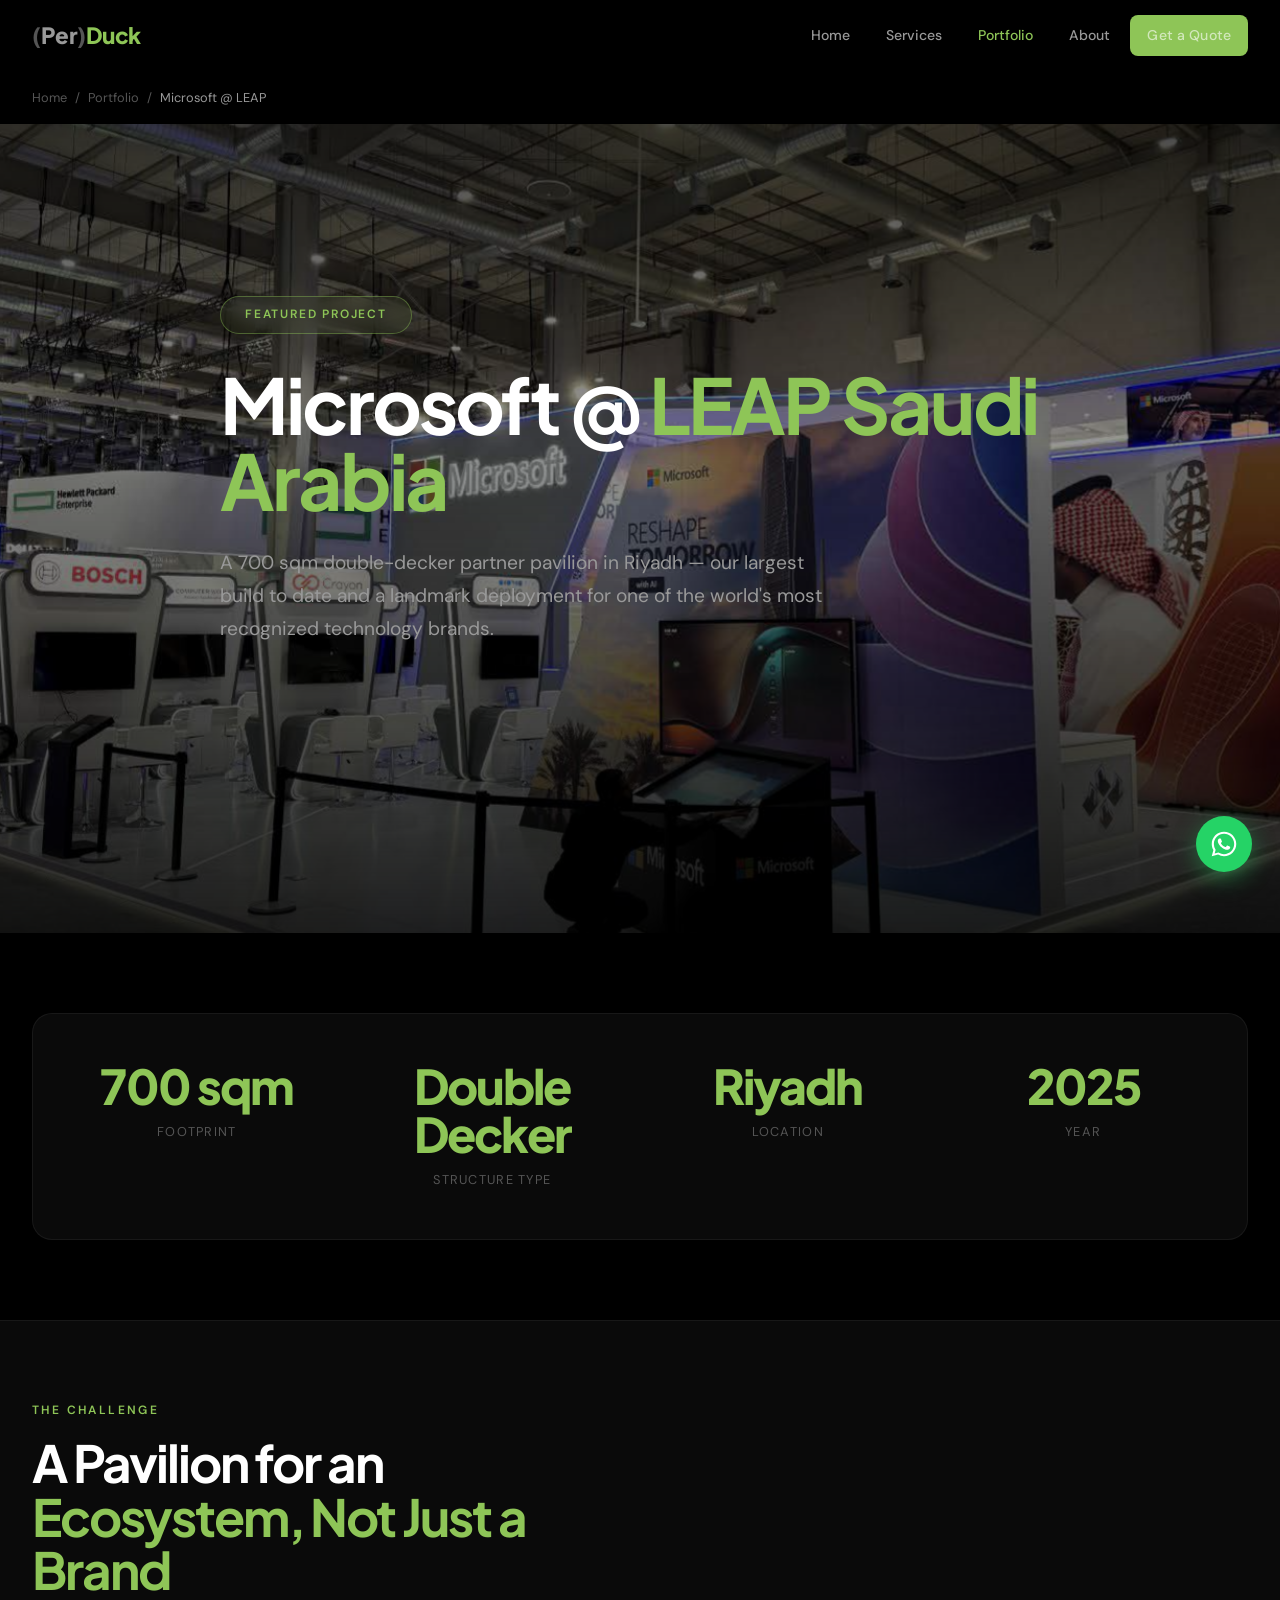
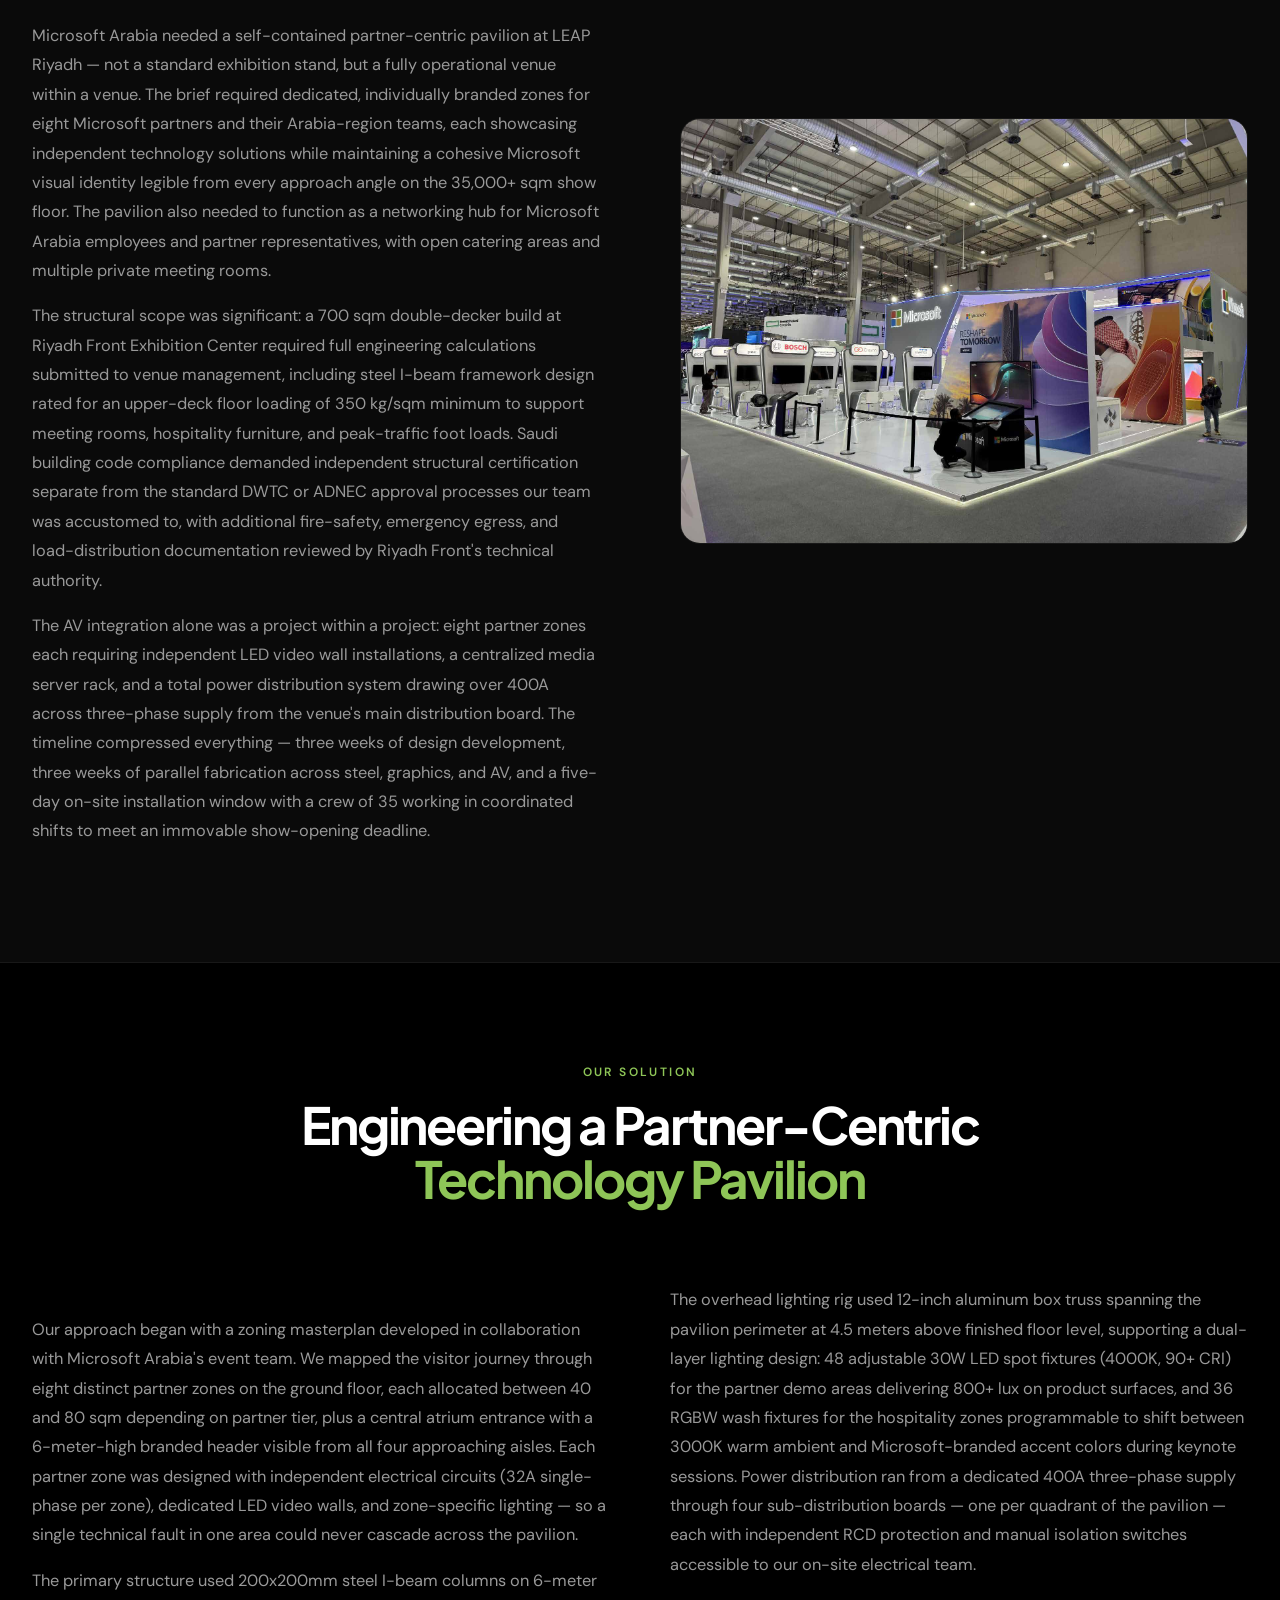
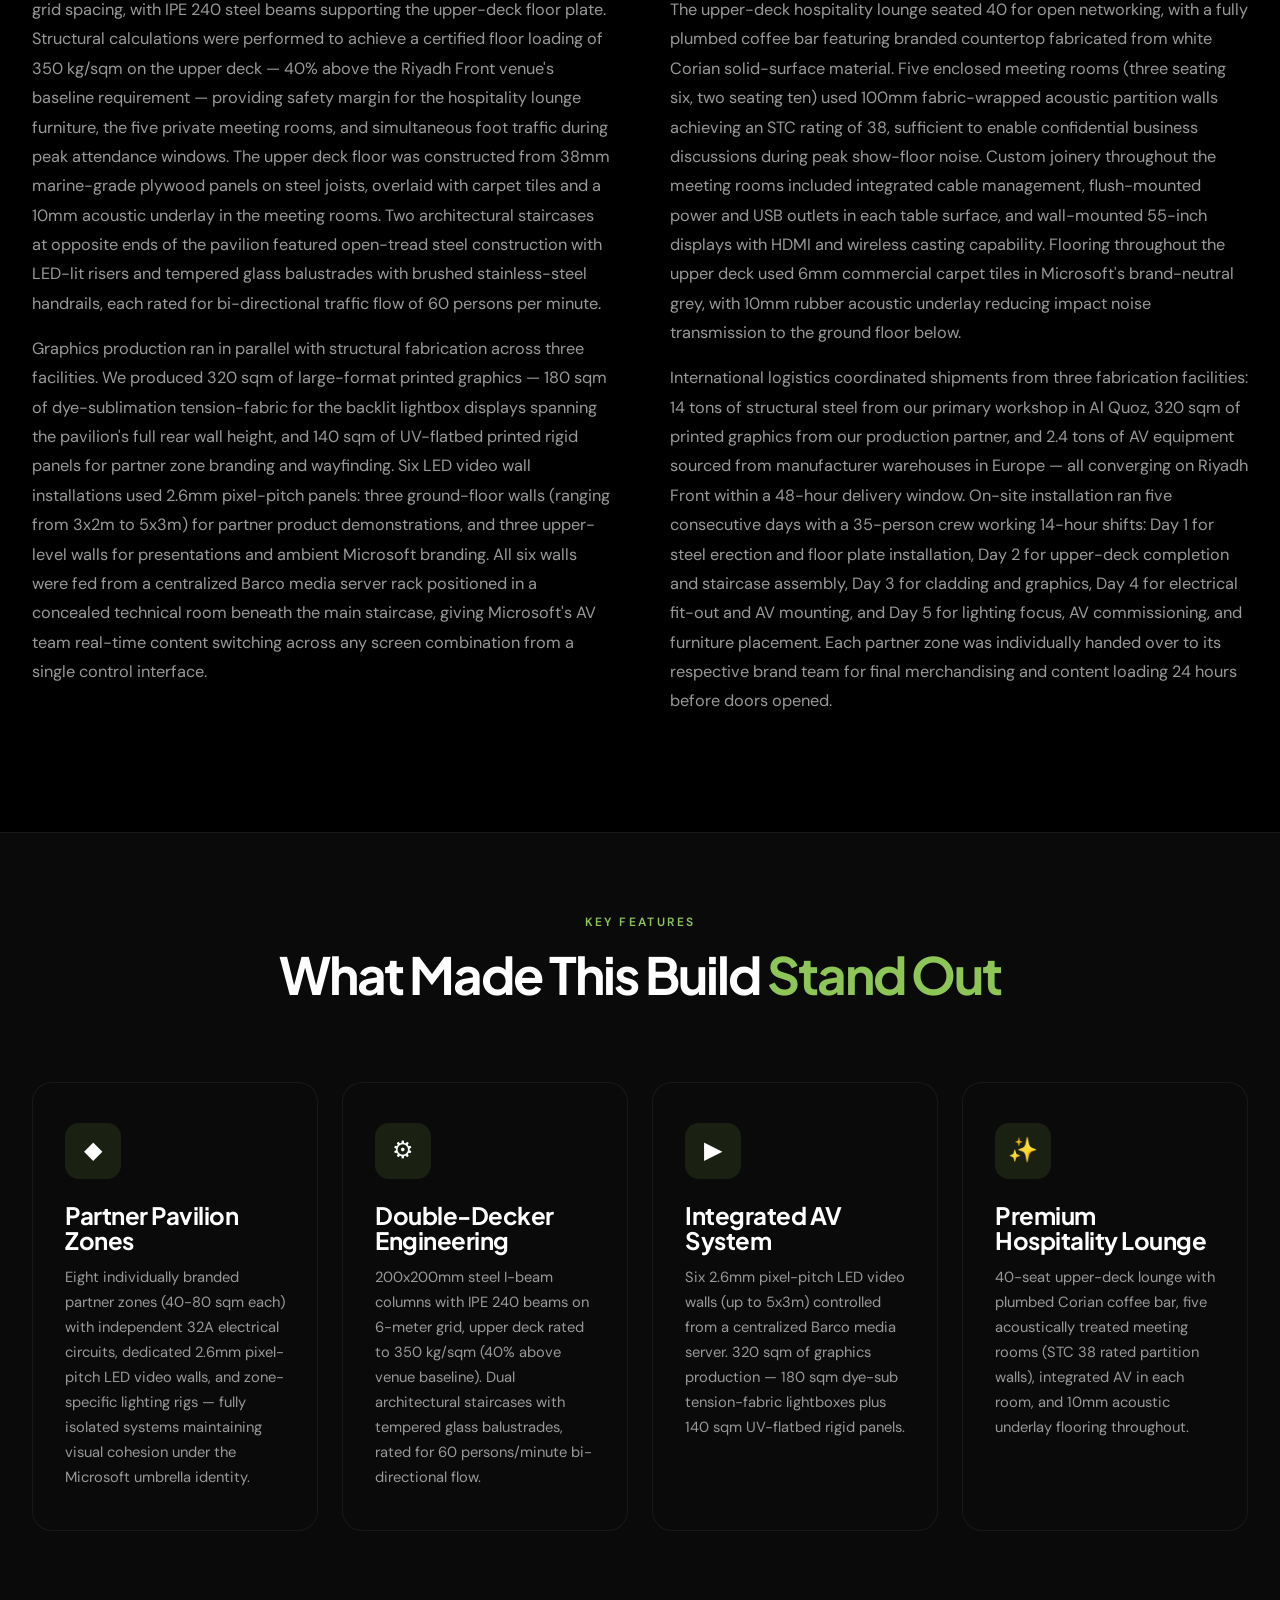
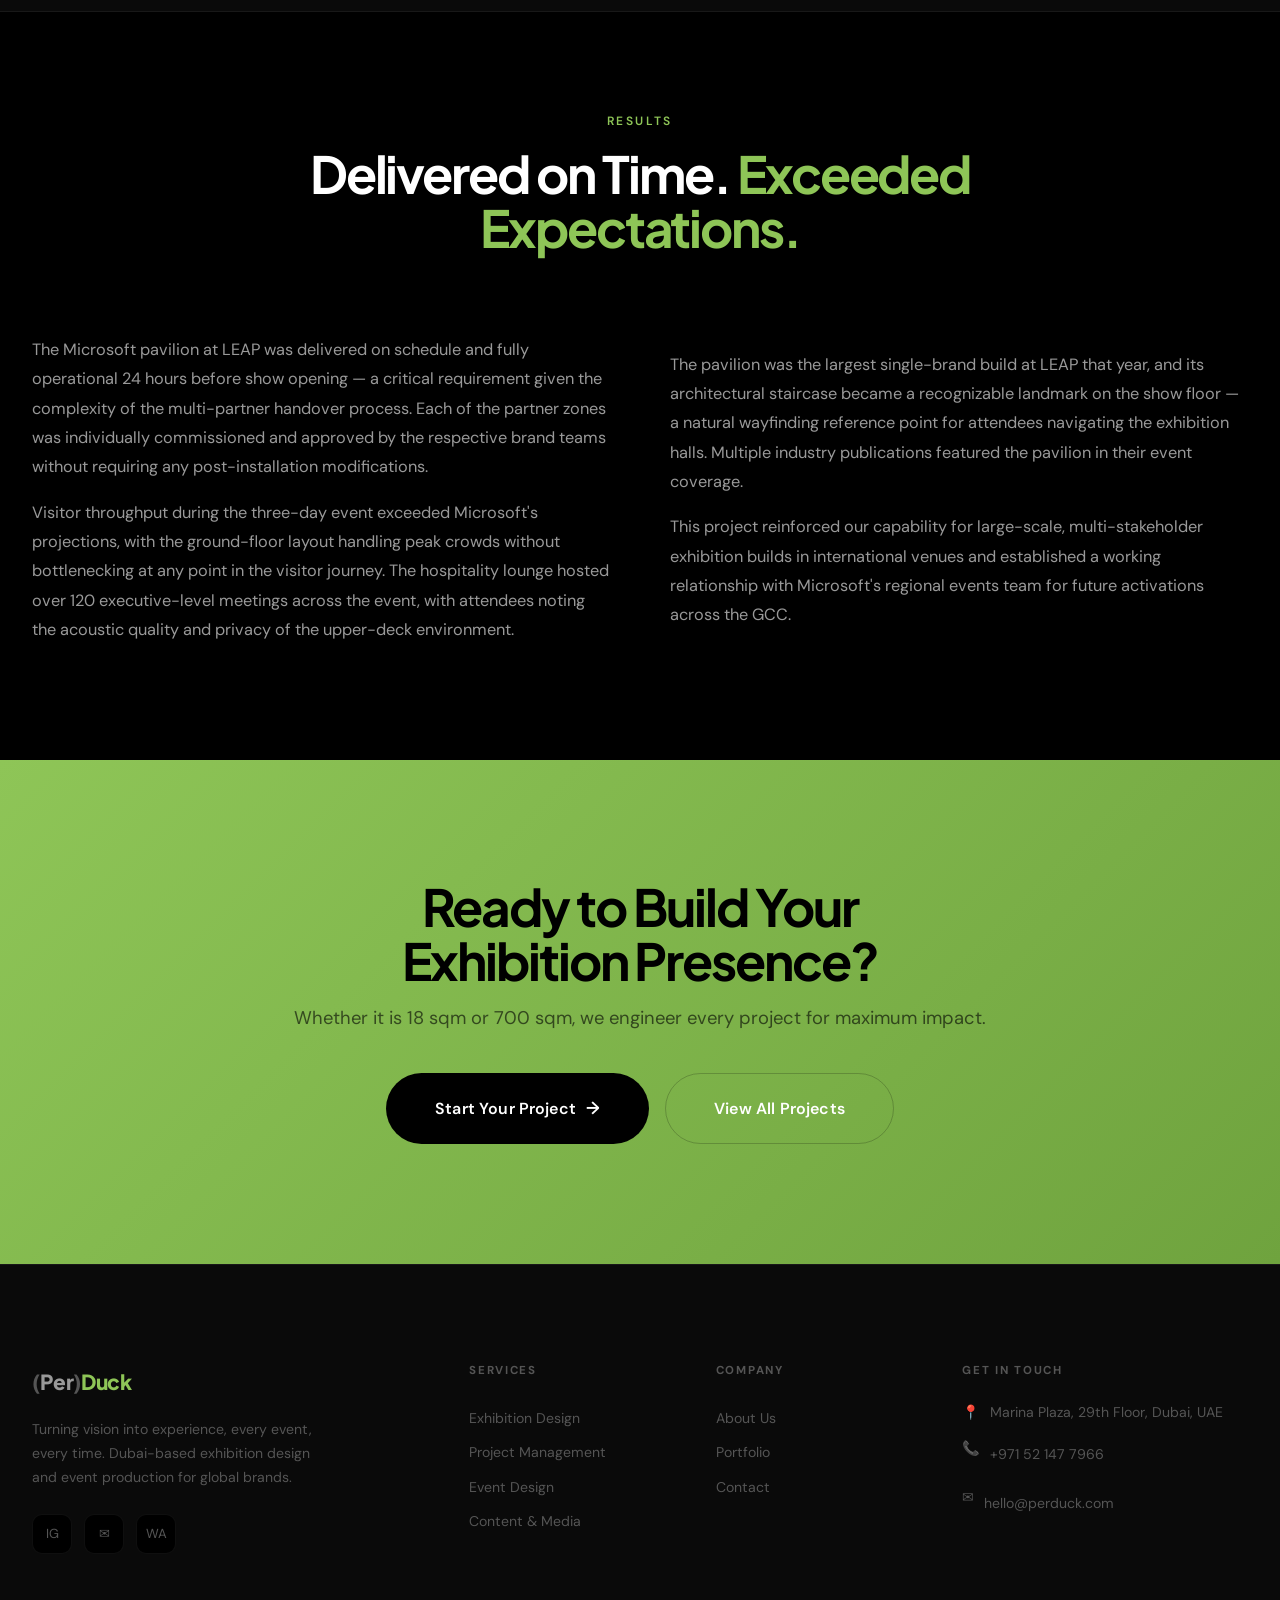
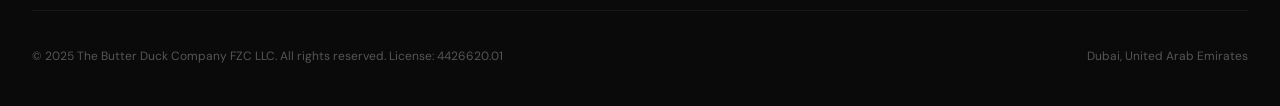
<file: projects/microsoft-leap.html>
<!DOCTYPE html>
<html lang="en">
<head>
  <meta charset="UTF-8">
  <meta name="viewport" content="width=device-width, initial-scale=1.0">
  <title>Microsoft LEAP Saudi Arabia — 700 sqm Double-Decker Pavilion | (Per)Duck Events</title>
  <meta name="description" content="Case study: 700 sqm double-decker partner-centric pavilion for Microsoft at LEAP Saudi Arabia. Custom exhibition design with live demo stations, LED walls, and premium hospitality lounge.">
  <meta property="og:title" content="Microsoft @ LEAP Saudi Arabia | (Per)Duck Events">
  <meta property="og:description" content="700 sqm double-decker pavilion with partner zones, LED integration, and premium hospitality at LEAP Riyadh.">
  <meta property="og:type" content="article">
  <meta property="og:url" content="https://perduck.com/projects/microsoft-leap.html">
  <meta property="og:image" content="https://perduck.com/assets/photos/microsoft-leap.jpg">
  <meta name="twitter:card" content="summary_large_image">
  <link rel="canonical" href="https://perduck.com/projects/microsoft-leap.html">
  <link rel="preconnect" href="https://fonts.googleapis.com">
  <link rel="preconnect" href="https://fonts.gstatic.com" crossorigin>
  <link href="https://fonts.googleapis.com/css2?family=DM+Sans:opsz,wght@9..40,400;9..40,500;9..40,700&family=Plus+Jakarta+Sans:wght@600;700;800&display=swap" rel="stylesheet">
  <link rel="stylesheet" href="../style.css">
  <script type="application/ld+json">
  {
    "@context": "https://schema.org",
    "@type": "CreativeWork",
    "name": "Microsoft LEAP Saudi Arabia Pavilion",
    "description": "700 sqm double-decker partner-centric pavilion designed and built for Microsoft at LEAP Saudi Arabia in Riyadh. Features dedicated partner zones, live demo stations, LED video walls, and premium hospitality lounge.",
    "creator": {
      "@type": "Organization",
      "name": "(Per)Duck Events & Exhibitions",
      "url": "https://perduck.com"
    },
    "locationCreated": {
      "@type": "Place",
      "name": "Riyadh Exhibition Center",
      "address": { "@type": "PostalAddress", "addressLocality": "Riyadh", "addressCountry": "SA" }
    },
    "about": {
      "@type": "Event",
      "name": "LEAP Saudi Arabia",
      "location": { "@type": "Place", "name": "Riyadh, Saudi Arabia" }
    },
    "material": "Custom double-decker exhibition pavilion",
    "keywords": "exhibition design, double decker, LEAP, Microsoft, pavilion, Saudi Arabia"
  }
  </script>
</head>
<body>

<a href="#main" class="skip-link">Skip to main content</a>

<!-- NAVBAR -->
<nav class="navbar" id="navbar" aria-label="Main navigation">
  <div class="container nav-container">
    <a href="../index.html" class="logo" aria-label="PerDuck Home"><span class="logo-paren">(</span><span class="logo-per">Per</span><span class="logo-paren">)</span><span class="logo-duck">Duck</span></a>
    <ul class="nav-links">
      <li><a href="../index.html">Home</a></li>
      <li><a href="../services.html">Services</a></li>
      <li><a href="../portfolio.html" class="active">Portfolio</a></li>
      <li><a href="../about.html">About</a></li>
      <li><a href="../contact.html" class="btn btn-nav btn-primary">Get a Quote</a></li>
    </ul>
    <button class="burger" id="burger" aria-label="Open menu" aria-expanded="false"><span></span><span></span><span></span></button>
  </div>
</nav>
<div class="mob-backdrop" id="mobBackdrop"></div>
<div class="mobile-menu" id="mobileMenu"><nav>
  <a href="../index.html">Home</a><a href="../services.html">Services</a><a href="../portfolio.html">Portfolio</a><a href="../about.html">About</a>
  <a href="../contact.html" class="btn btn-primary" style="margin-top:16px;justify-content:center;">Get a Quote</a>
</nav></div>

<main id="main">

  <!-- BREADCRUMBS -->
  <div class="breadcrumbs"><div class="container"><div class="bc-inner">
    <a href="../index.html">Home</a><span class="sep">/</span><a href="../portfolio.html">Portfolio</a><span class="sep">/</span><span class="current">Microsoft @ LEAP</span>
  </div></div></div>

  <!-- HERO — Full-bleed parallax -->
  <section class="hero" style="min-height:70vh;">
    <div class="hero-bg">
      <img src="../assets/photos/microsoft-leap.jpg" alt="Microsoft 700 sqm double-decker partner pavilion at LEAP Saudi Arabia, featuring LED video walls and dedicated partner zones" class="hero-bg-img" loading="eager">
    </div>
    <div class="hero-overlay"></div>
    <div class="container hero-content">
      <div class="hero-badge reveal">Featured Project</div>
      <h1 class="reveal">Microsoft @ <span class="accent">LEAP Saudi Arabia</span></h1>
      <p class="hero-sub reveal">A 700 sqm double-decker partner pavilion in Riyadh — our largest build to date and a landmark deployment for one of the world's most recognized technology brands.</p>
    </div>
  </section>

  <!-- PROJECT OVERVIEW -->
  <section style="padding:80px 0;">
    <div class="container">
      <div class="stats-grid" style="border:1px solid var(--border);border-radius:var(--radius-lg);padding:48px 32px;background:var(--bg-card);">
        <div class="stat-item reveal">
          <div class="stat-num" style="color:var(--accent);font-family:var(--font-heading);font-size:clamp(2rem,4vw,3rem);font-weight:800;">700 sqm</div>
          <div class="stat-text">Footprint</div>
        </div>
        <div class="stat-item reveal">
          <div class="stat-num" style="color:var(--accent);font-family:var(--font-heading);font-size:clamp(2rem,4vw,3rem);font-weight:800;">Double Decker</div>
          <div class="stat-text">Structure Type</div>
        </div>
        <div class="stat-item reveal">
          <div class="stat-num" style="color:var(--accent);font-family:var(--font-heading);font-size:clamp(2rem,4vw,3rem);font-weight:800;">Riyadh</div>
          <div class="stat-text">Location</div>
        </div>
        <div class="stat-item reveal">
          <div class="stat-num" style="color:var(--accent);font-family:var(--font-heading);font-size:clamp(2rem,4vw,3rem);font-weight:800;">2025</div>
          <div class="stat-text">Year</div>
        </div>
      </div>
    </div>
  </section>

  <!-- THE CHALLENGE -->
  <section style="padding:80px 0 100px;background:var(--bg-card);border-top:1px solid var(--border);border-bottom:1px solid var(--border);">
    <div class="container">
      <div class="about-grid">
        <div class="about-text">
          <span class="section-label reveal">The Challenge</span>
          <h2 class="reveal">A Pavilion for an <span class="accent">Ecosystem, Not Just a Brand</span></h2>
          <p class="reveal">Microsoft Arabia needed a self-contained partner-centric pavilion at LEAP Riyadh — not a standard exhibition stand, but a fully operational venue within a venue. The brief required dedicated, individually branded zones for eight Microsoft partners and their Arabia-region teams, each showcasing independent technology solutions while maintaining a cohesive Microsoft visual identity legible from every approach angle on the 35,000+ sqm show floor. The pavilion also needed to function as a networking hub for Microsoft Arabia employees and partner representatives, with open catering areas and multiple private meeting rooms.</p>
          <p class="reveal">The structural scope was significant: a 700 sqm double-decker build at Riyadh Front Exhibition Center required full engineering calculations submitted to venue management, including steel I-beam framework design rated for an upper-deck floor loading of 350 kg/sqm minimum to support meeting rooms, hospitality furniture, and peak-traffic foot loads. Saudi building code compliance demanded independent structural certification separate from the standard DWTC or ADNEC approval processes our team was accustomed to, with additional fire-safety, emergency egress, and load-distribution documentation reviewed by Riyadh Front's technical authority.</p>
          <p class="reveal">The AV integration alone was a project within a project: eight partner zones each requiring independent LED video wall installations, a centralized media server rack, and a total power distribution system drawing over 400A across three-phase supply from the venue's main distribution board. The timeline compressed everything — three weeks of design development, three weeks of parallel fabrication across steel, graphics, and AV, and a five-day on-site installation window with a crew of 35 working in coordinated shifts to meet an immovable show-opening deadline.</p>
        </div>
        <div class="about-visual reveal-scale">
          <div class="about-img">
            <img src="../assets/photos/microsoft-leap.jpg" alt="Aerial view of the Microsoft pavilion at LEAP showing the double-decker structure and partner zones" loading="lazy">
          </div>
        </div>
      </div>
    </div>
  </section>

  <!-- OUR SOLUTION -->
  <section style="padding:100px 0;">
    <div class="container">
      <div class="section-header">
        <span class="section-label reveal">Our Solution</span>
        <h2 class="reveal">Engineering a Partner-Centric <span class="accent">Technology Pavilion</span></h2>
      </div>
      <div class="about-grid" style="gap:60px;">
        <div class="about-text" style="max-width:none;">
          <p class="reveal">Our approach began with a zoning masterplan developed in collaboration with Microsoft Arabia's event team. We mapped the visitor journey through eight distinct partner zones on the ground floor, each allocated between 40 and 80 sqm depending on partner tier, plus a central atrium entrance with a 6-meter-high branded header visible from all four approaching aisles. Each partner zone was designed with independent electrical circuits (32A single-phase per zone), dedicated LED video walls, and zone-specific lighting — so a single technical fault in one area could never cascade across the pavilion.</p>
          <p class="reveal">The primary structure used 200x200mm steel I-beam columns on 6-meter grid spacing, with IPE 240 steel beams supporting the upper-deck floor plate. Structural calculations were performed to achieve a certified floor loading of 350 kg/sqm on the upper deck — 40% above the Riyadh Front venue's baseline requirement — providing safety margin for the hospitality lounge furniture, the five private meeting rooms, and simultaneous foot traffic during peak attendance windows. The upper deck floor was constructed from 38mm marine-grade plywood panels on steel joists, overlaid with carpet tiles and a 10mm acoustic underlay in the meeting rooms. Two architectural staircases at opposite ends of the pavilion featured open-tread steel construction with LED-lit risers and tempered glass balustrades with brushed stainless-steel handrails, each rated for bi-directional traffic flow of 60 persons per minute.</p>
          <p class="reveal">Graphics production ran in parallel with structural fabrication across three facilities. We produced 320 sqm of large-format printed graphics — 180 sqm of dye-sublimation tension-fabric for the backlit lightbox displays spanning the pavilion's full rear wall height, and 140 sqm of UV-flatbed printed rigid panels for partner zone branding and wayfinding. Six LED video wall installations used 2.6mm pixel-pitch panels: three ground-floor walls (ranging from 3x2m to 5x3m) for partner product demonstrations, and three upper-level walls for presentations and ambient Microsoft branding. All six walls were fed from a centralized Barco media server rack positioned in a concealed technical room beneath the main staircase, giving Microsoft's AV team real-time content switching across any screen combination from a single control interface.</p>
        </div>
        <div class="about-text" style="max-width:none;">
          <p class="reveal">The overhead lighting rig used 12-inch aluminum box truss spanning the pavilion perimeter at 4.5 meters above finished floor level, supporting a dual-layer lighting design: 48 adjustable 30W LED spot fixtures (4000K, 90+ CRI) for the partner demo areas delivering 800+ lux on product surfaces, and 36 RGBW wash fixtures for the hospitality zones programmable to shift between 3000K warm ambient and Microsoft-branded accent colors during keynote sessions. Power distribution ran from a dedicated 400A three-phase supply through four sub-distribution boards — one per quadrant of the pavilion — each with independent RCD protection and manual isolation switches accessible to our on-site electrical team.</p>
          <p class="reveal">The upper-deck hospitality lounge seated 40 for open networking, with a fully plumbed coffee bar featuring branded countertop fabricated from white Corian solid-surface material. Five enclosed meeting rooms (three seating six, two seating ten) used 100mm fabric-wrapped acoustic partition walls achieving an STC rating of 38, sufficient to enable confidential business discussions during peak show-floor noise. Custom joinery throughout the meeting rooms included integrated cable management, flush-mounted power and USB outlets in each table surface, and wall-mounted 55-inch displays with HDMI and wireless casting capability. Flooring throughout the upper deck used 6mm commercial carpet tiles in Microsoft's brand-neutral grey, with 10mm rubber acoustic underlay reducing impact noise transmission to the ground floor below.</p>
          <p class="reveal">International logistics coordinated shipments from three fabrication facilities: 14 tons of structural steel from our primary workshop in Al Quoz, 320 sqm of printed graphics from our production partner, and 2.4 tons of AV equipment sourced from manufacturer warehouses in Europe — all converging on Riyadh Front within a 48-hour delivery window. On-site installation ran five consecutive days with a 35-person crew working 14-hour shifts: Day 1 for steel erection and floor plate installation, Day 2 for upper-deck completion and staircase assembly, Day 3 for cladding and graphics, Day 4 for electrical fit-out and AV mounting, and Day 5 for lighting focus, AV commissioning, and furniture placement. Each partner zone was individually handed over to its respective brand team for final merchandising and content loading 24 hours before doors opened.</p>
        </div>
      </div>
    </div>
  </section>

  <!-- KEY FEATURES -->
  <section style="padding:80px 0;background:var(--bg-card);border-top:1px solid var(--border);border-bottom:1px solid var(--border);">
    <div class="container">
      <div class="section-header">
        <span class="section-label reveal">Key Features</span>
        <h2 class="reveal">What Made This Build <span class="accent">Stand Out</span></h2>
      </div>
      <div class="services-grid stagger">
        <div class="service-card reveal">
          <div class="service-icon" aria-hidden="true">&#9670;</div>
          <h3>Partner Pavilion Zones</h3>
          <p>Eight individually branded partner zones (40-80 sqm each) with independent 32A electrical circuits, dedicated 2.6mm pixel-pitch LED video walls, and zone-specific lighting rigs — fully isolated systems maintaining visual cohesion under the Microsoft umbrella identity.</p>
        </div>
        <div class="service-card reveal">
          <div class="service-icon" aria-hidden="true">&#9881;</div>
          <h3>Double-Decker Engineering</h3>
          <p>200x200mm steel I-beam columns with IPE 240 beams on 6-meter grid, upper deck rated to 350 kg/sqm (40% above venue baseline). Dual architectural staircases with tempered glass balustrades, rated for 60 persons/minute bi-directional flow.</p>
        </div>
        <div class="service-card reveal">
          <div class="service-icon" aria-hidden="true">&#9654;</div>
          <h3>Integrated AV System</h3>
          <p>Six 2.6mm pixel-pitch LED video walls (up to 5x3m) controlled from a centralized Barco media server. 320 sqm of graphics production — 180 sqm dye-sub tension-fabric lightboxes plus 140 sqm UV-flatbed rigid panels.</p>
        </div>
        <div class="service-card reveal">
          <div class="service-icon" aria-hidden="true">&#10024;</div>
          <h3>Premium Hospitality Lounge</h3>
          <p>40-seat upper-deck lounge with plumbed Corian coffee bar, five acoustically treated meeting rooms (STC 38 rated partition walls), integrated AV in each room, and 10mm acoustic underlay flooring throughout.</p>
        </div>
      </div>
    </div>
  </section>

  <!-- RESULTS -->
  <section style="padding:100px 0;">
    <div class="container">
      <div class="section-header">
        <span class="section-label reveal">Results</span>
        <h2 class="reveal">Delivered on Time. <span class="accent">Exceeded Expectations.</span></h2>
      </div>
      <div class="about-grid" style="gap:60px;">
        <div class="about-text" style="max-width:none;">
          <p class="reveal">The Microsoft pavilion at LEAP was delivered on schedule and fully operational 24 hours before show opening — a critical requirement given the complexity of the multi-partner handover process. Each of the partner zones was individually commissioned and approved by the respective brand teams without requiring any post-installation modifications.</p>
          <p class="reveal">Visitor throughput during the three-day event exceeded Microsoft's projections, with the ground-floor layout handling peak crowds without bottlenecking at any point in the visitor journey. The hospitality lounge hosted over 120 executive-level meetings across the event, with attendees noting the acoustic quality and privacy of the upper-deck environment.</p>
        </div>
        <div class="about-text" style="max-width:none;">
          <p class="reveal">The pavilion was the largest single-brand build at LEAP that year, and its architectural staircase became a recognizable landmark on the show floor — a natural wayfinding reference point for attendees navigating the exhibition halls. Multiple industry publications featured the pavilion in their event coverage.</p>
          <p class="reveal">This project reinforced our capability for large-scale, multi-stakeholder exhibition builds in international venues and established a working relationship with Microsoft's regional events team for future activations across the GCC.</p>
        </div>
      </div>
    </div>
  </section>

  <!-- CTA -->
  <section class="cta-section">
    <div class="container">
      <h2 class="reveal">Ready to Build Your <br>Exhibition Presence?</h2>
      <p class="reveal">Whether it is 18 sqm or 700 sqm, we engineer every project for maximum impact.</p>
      <div class="reveal" style="display:flex;gap:16px;justify-content:center;flex-wrap:wrap;">
        <a href="../contact.html" class="btn btn-lg">Start Your Project <span class="arrow">&#8594;</span></a>
        <a href="../portfolio.html" class="btn btn-lg" style="background:transparent;border:1px solid rgba(0,0,0,.2);">View All Projects</a>
      </div>
    </div>
  </section>

</main>

<!-- FOOTER -->
<footer class="footer">
  <div class="container">
    <div class="footer-grid">
      <div class="footer-brand">
        <a href="../index.html" class="logo"><span class="logo-paren">(</span><span class="logo-per">Per</span><span class="logo-paren">)</span><span class="logo-duck">Duck</span></a>
        <p>Turning vision into experience, every event, every time. Dubai-based exhibition design and event production for global brands.</p>
        <div class="footer-social">
          <a href="https://instagram.com/perduckae" target="_blank" rel="noopener noreferrer" aria-label="Instagram">IG</a>
          <a href="mailto:hello@perduck.com" aria-label="Email">&#9993;</a>
          <a href="https://wa.me/971521477966" target="_blank" rel="noopener noreferrer" aria-label="WhatsApp">WA</a>
        </div>
      </div>
      <div class="footer-col"><h4>Services</h4><a href="../services.html#exhibition">Exhibition Design</a><a href="../services.html#project-mgmt">Project Management</a><a href="../services.html#concept">Event Design</a><a href="../services.html#media">Content & Media</a></div>
      <div class="footer-col"><h4>Company</h4><a href="../about.html">About Us</a><a href="../portfolio.html">Portfolio</a><a href="../contact.html">Contact</a></div>
      <div class="footer-col"><h4>Get in Touch</h4>
        <div class="footer-contact-row"><span>&#128205;</span><span>Marina Plaza, 29th Floor, Dubai, UAE</span></div>
        <div class="footer-contact-row"><span>&#128222;</span><span><a href="tel:+971521477966">+971 52 147 7966</a></span></div>
        <div class="footer-contact-row"><span>&#9993;</span><span><a href="mailto:hello@perduck.com">hello@perduck.com</a></span></div>
      </div>
    </div>
    <div class="footer-bottom">
      <p>&copy; 2025 The Butter Duck Company FZC LLC. All rights reserved. License: 4426620.01</p>
      <p>Dubai, United Arab Emirates</p>
    </div>
  </div>
</footer>

<a href="https://wa.me/971521477966" class="wa-float" target="_blank" rel="noopener noreferrer" aria-label="Chat on WhatsApp">
  <svg viewBox="0 0 32 32" xmlns="http://www.w3.org/2000/svg"><path d="M16.004 2.002c-7.732 0-14.002 6.27-14.002 14.002 0 2.468.657 4.876 1.904 6.988L2 30l7.188-1.884A13.94 13.94 0 0016.004 30c7.732 0 14.002-6.27 14.002-14.002S23.736 2.002 16.004 2.002zm0 25.604a11.56 11.56 0 01-5.892-1.61l-.422-.252-4.374 1.146 1.166-4.26-.276-.44a11.54 11.54 0 01-1.77-6.186c0-6.39 5.2-11.59 11.588-11.59 6.39 0 11.59 5.2 11.59 11.59s-5.2 11.59-11.59 11.59l-.02.002zm6.354-8.676c-.348-.174-2.062-1.018-2.382-1.134-.32-.116-.552-.174-.784.174-.232.348-.9 1.134-1.104 1.368-.204.232-.408.26-.756.086-.348-.174-1.47-.542-2.8-1.728-1.034-.922-1.734-2.062-1.938-2.41-.204-.348-.022-.536.154-.71.158-.156.348-.406.522-.61.174-.204.232-.348.348-.58.116-.232.058-.436-.03-.61-.086-.174-.784-1.89-1.074-2.588-.284-.68-.572-.588-.784-.598l-.668-.012c-.232 0-.61.088-.928.436-.32.348-1.218 1.19-1.218 2.9s1.248 3.364 1.422 3.596c.174.232 2.454 3.748 5.948 5.254.832.358 1.482.572 1.988.732.836.266 1.596.228 2.198.138.67-.1 2.062-.844 2.352-1.66.29-.814.29-1.514.204-1.66-.088-.146-.32-.232-.668-.406z"/></svg>
</a>

<script src="../script.js"></script>
</body>
</html>
</file>
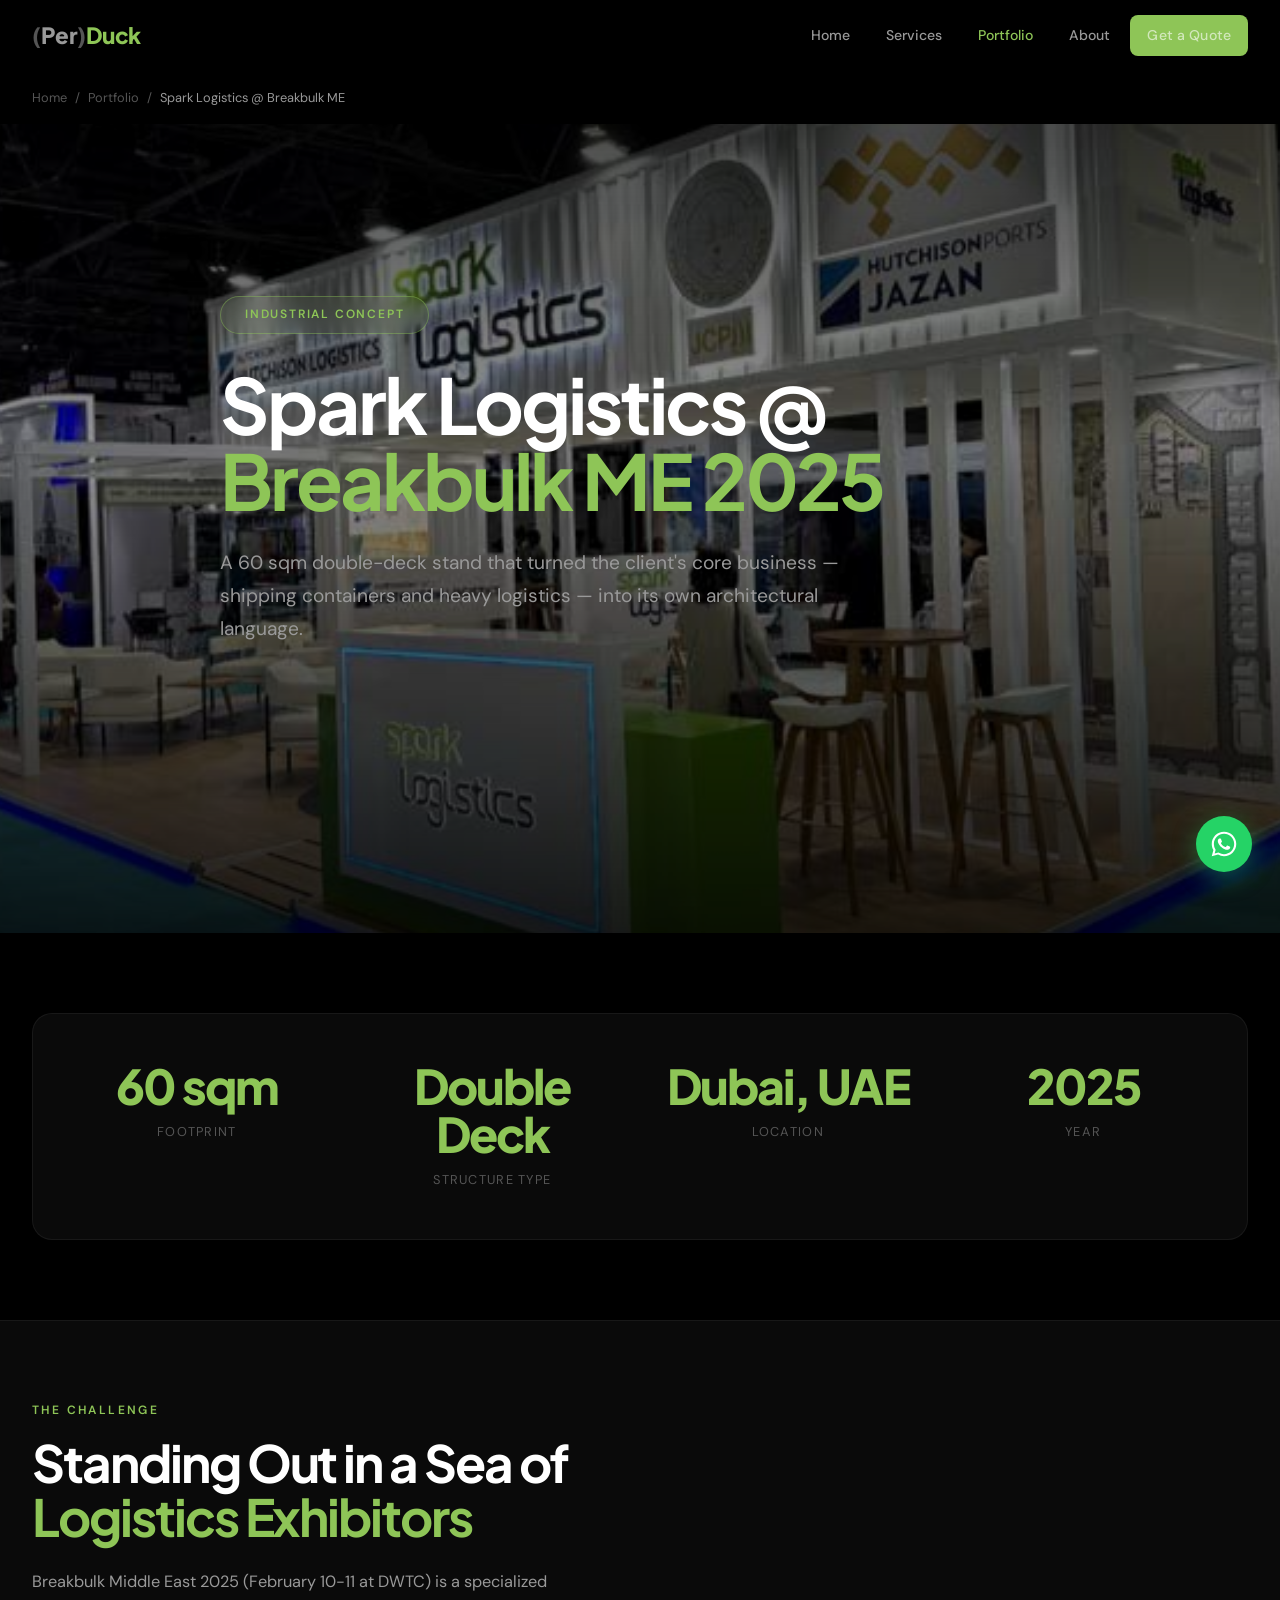
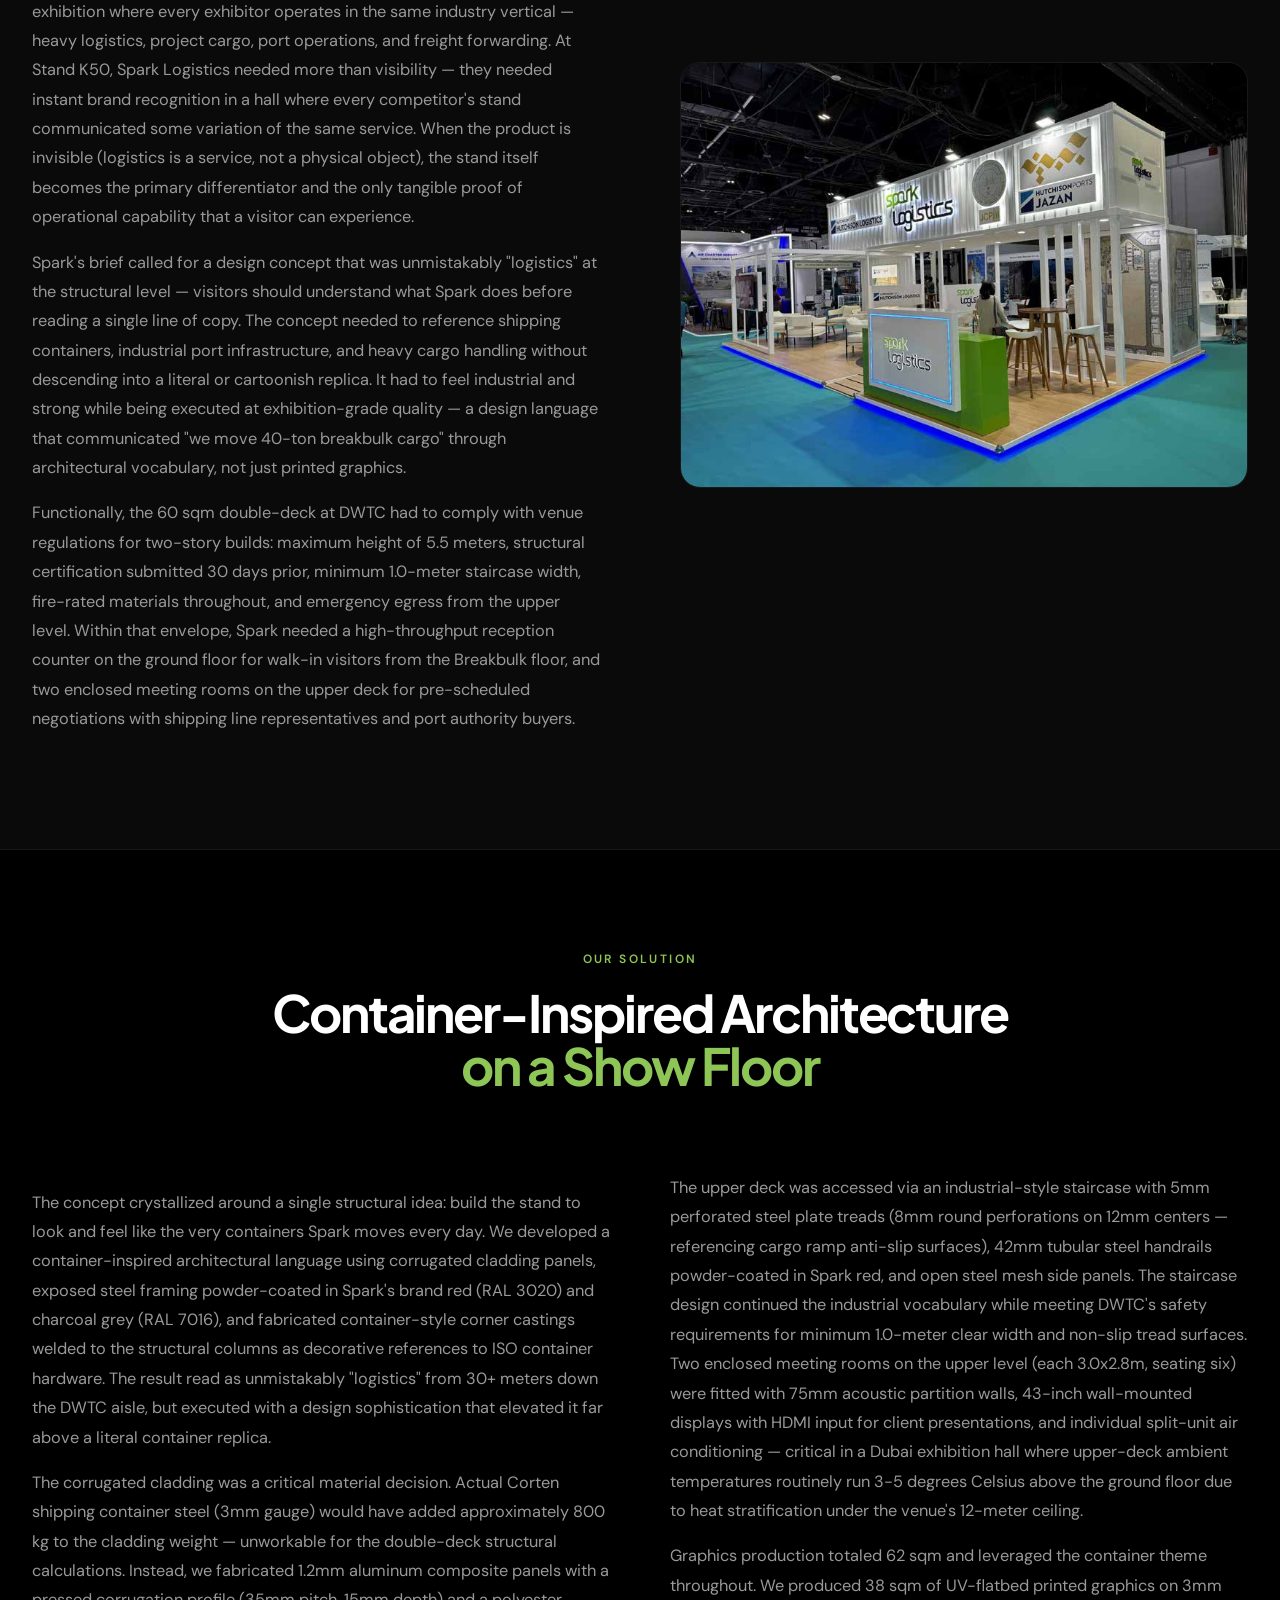
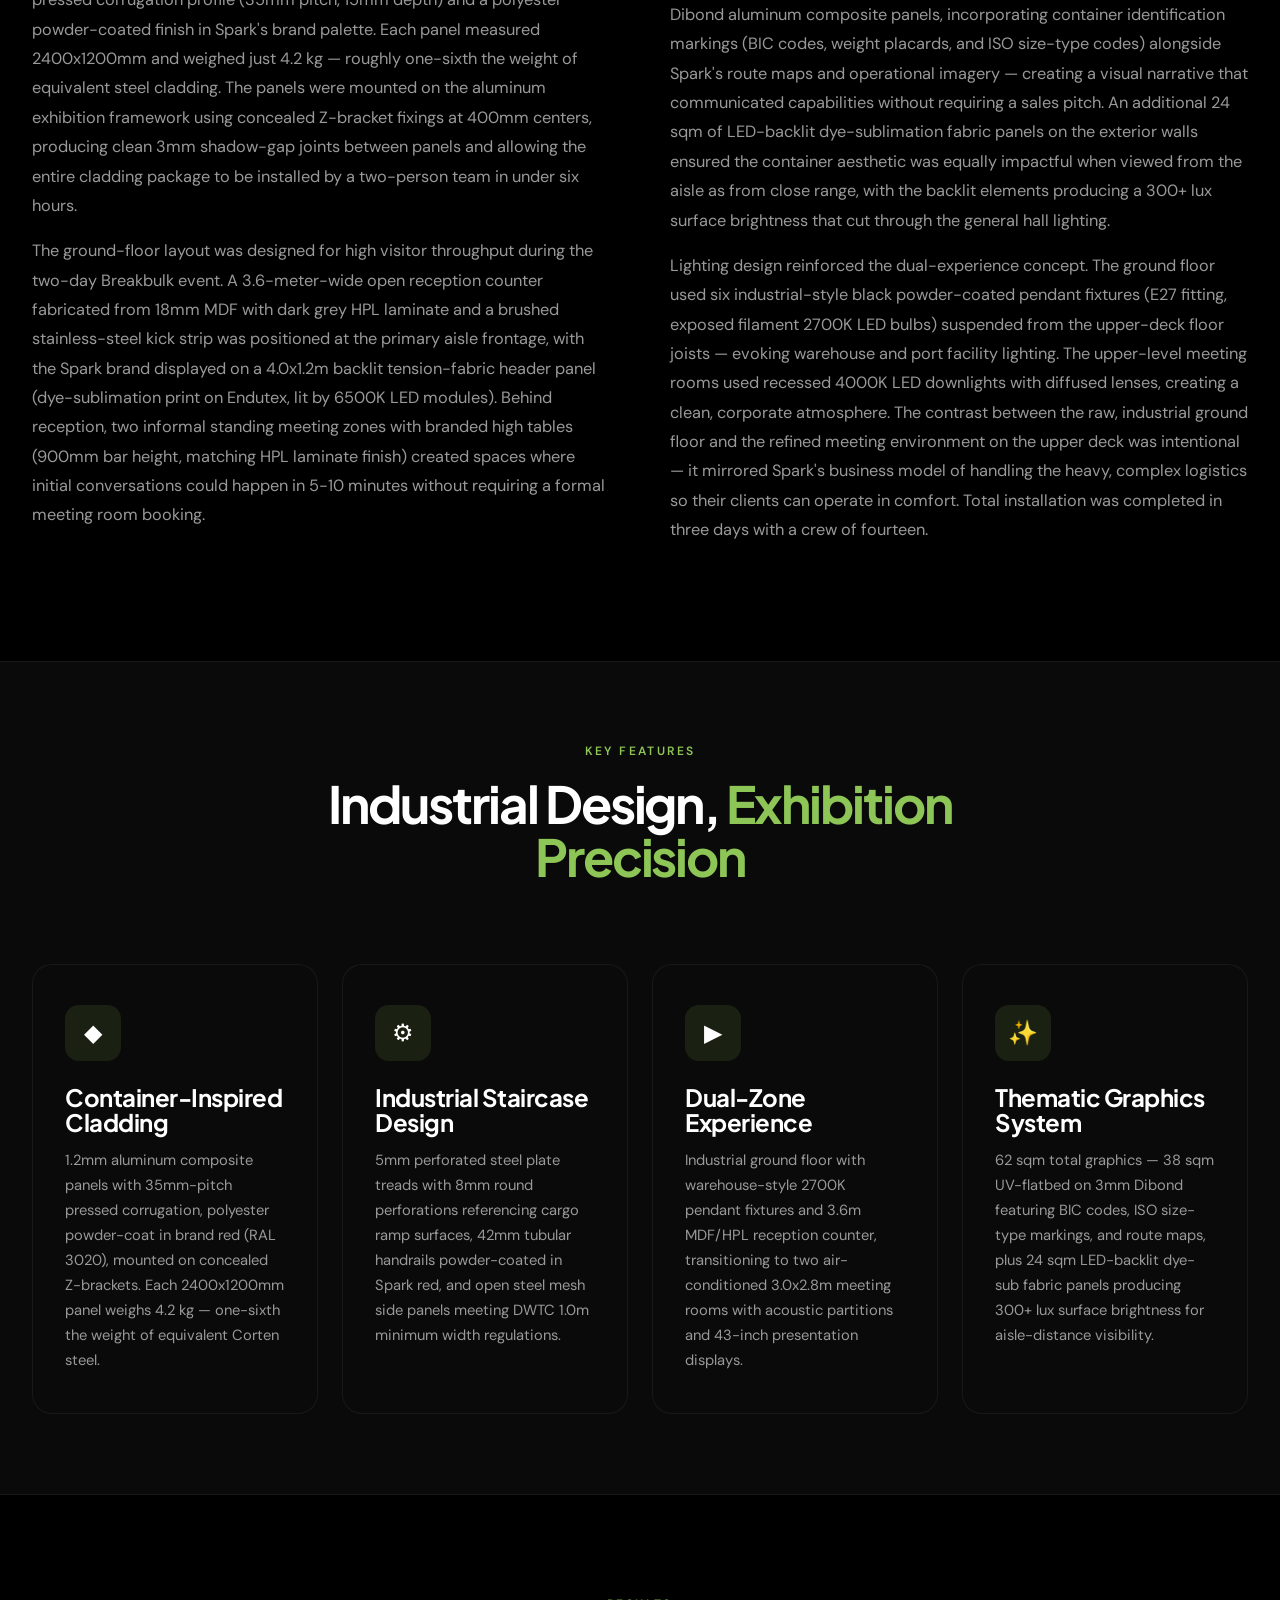
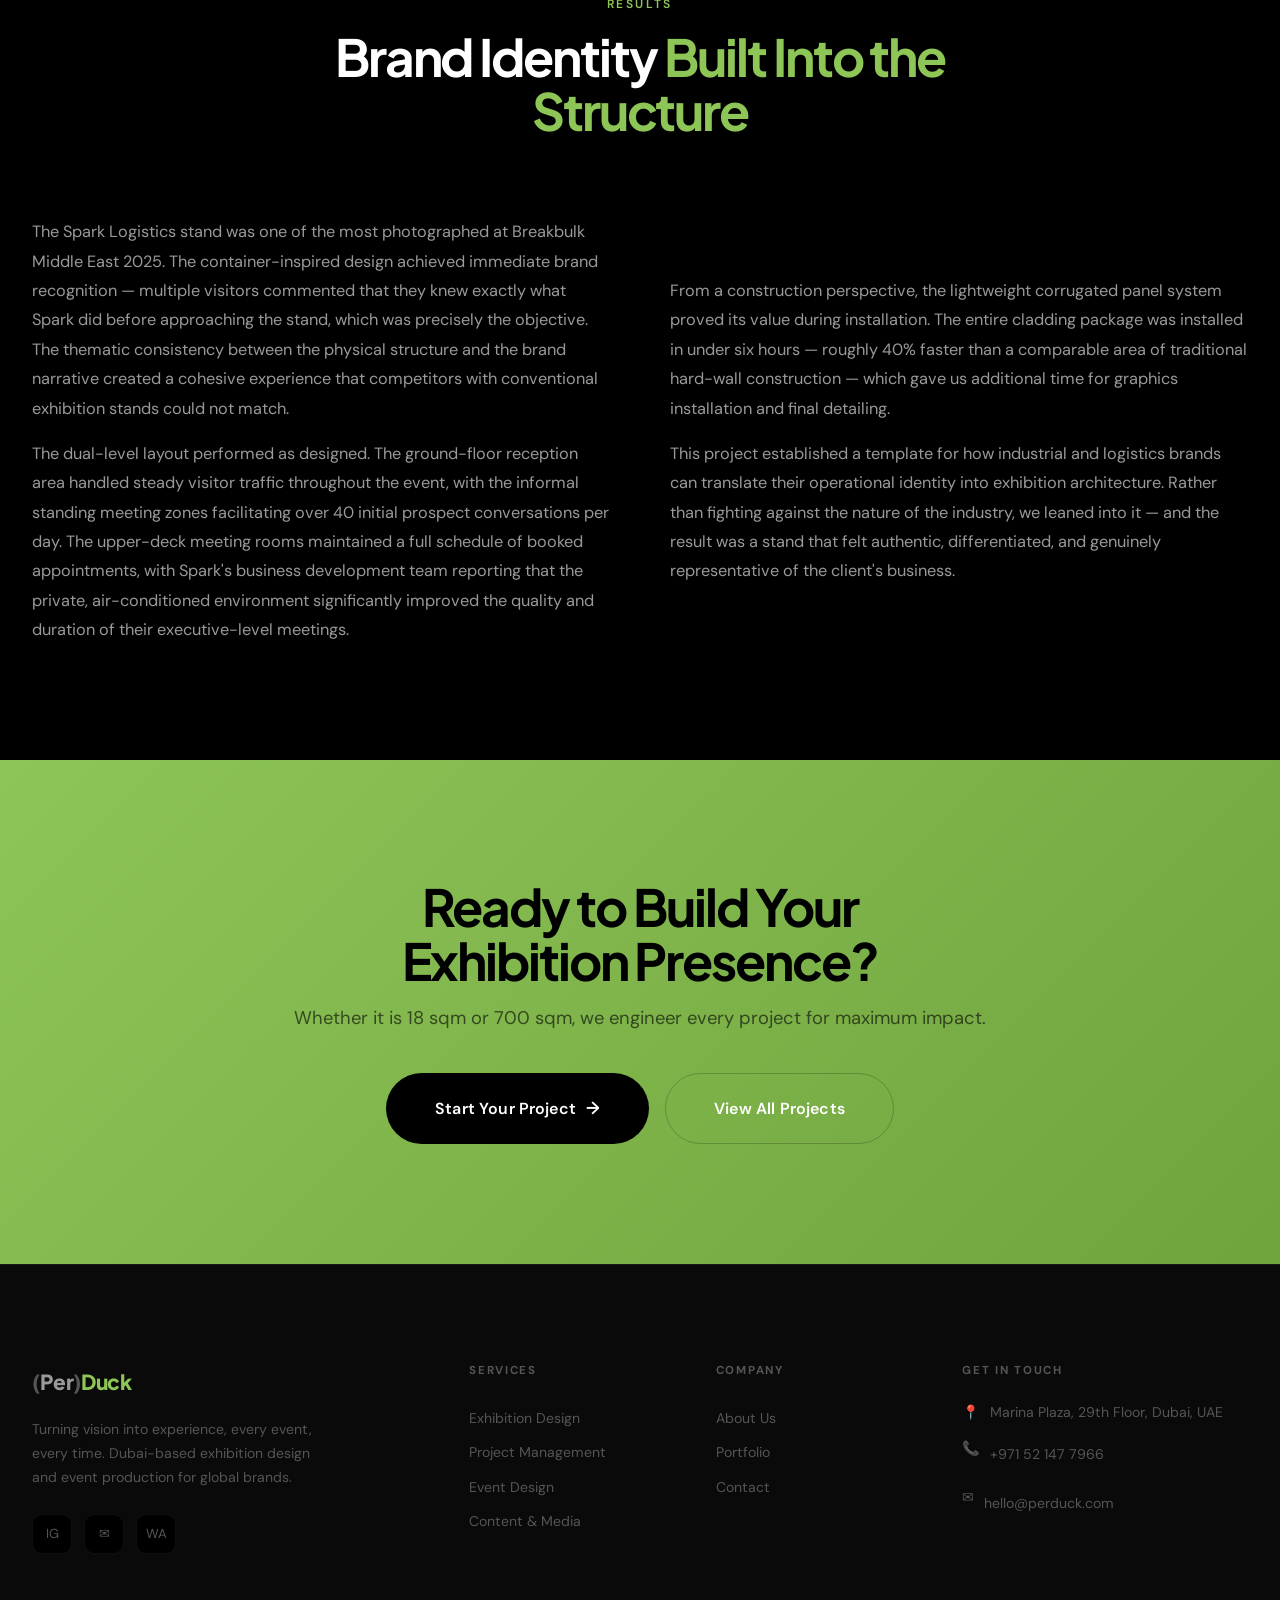
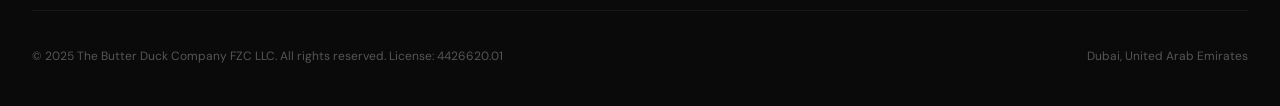
<file: projects/spark-breakbulk.html>
<!DOCTYPE html>
<html lang="en">
<head>
  <meta charset="UTF-8">
  <meta name="viewport" content="width=device-width, initial-scale=1.0">
  <title>Spark Logistics Breakbulk Middle East 2025 — 60 sqm Container-Inspired Stand | (Per)Duck Events</title>
  <meta name="description" content="Case study: 60 sqm double-deck container-inspired exhibition stand for Spark Logistics at Breakbulk Middle East 2025. Industrial aesthetic design reinforcing logistics brand identity.">
  <meta property="og:title" content="Spark Logistics @ Breakbulk ME 2025 | (Per)Duck Events">
  <meta property="og:description" content="60 sqm double-deck container-inspired stand with industrial aesthetic and functional meeting spaces at Breakbulk ME.">
  <meta property="og:type" content="article">
  <meta property="og:url" content="https://perduck.com/projects/spark-breakbulk.html">
  <meta property="og:image" content="https://perduck.com/assets/photos/spark-breakbulk.jpg">
  <meta name="twitter:card" content="summary_large_image">
  <link rel="canonical" href="https://perduck.com/projects/spark-breakbulk.html">
  <link rel="preconnect" href="https://fonts.googleapis.com">
  <link rel="preconnect" href="https://fonts.gstatic.com" crossorigin>
  <link href="https://fonts.googleapis.com/css2?family=DM+Sans:opsz,wght@9..40,400;9..40,500;9..40,700&family=Plus+Jakarta+Sans:wght@600;700;800&display=swap" rel="stylesheet">
  <link rel="stylesheet" href="../style.css">
  <script type="application/ld+json">
  {
    "@context": "https://schema.org",
    "@type": "CreativeWork",
    "name": "Spark Logistics Breakbulk Middle East 2025 Stand",
    "description": "60 sqm double-deck container-inspired exhibition stand for Spark Logistics at Breakbulk Middle East 2025. Industrial aesthetic with corrugated panels and steel framing, reinforcing the logistics brand identity.",
    "creator": {
      "@type": "Organization",
      "name": "(Per)Duck Events & Exhibitions",
      "url": "https://perduck.com"
    },
    "locationCreated": {
      "@type": "Place",
      "name": "Dubai World Trade Centre",
      "address": { "@type": "PostalAddress", "addressLocality": "Dubai", "addressCountry": "AE" }
    },
    "about": {
      "@type": "Event",
      "name": "Breakbulk Middle East 2025",
      "location": { "@type": "Place", "name": "Dubai, UAE" }
    },
    "material": "Custom double-deck exhibition stand",
    "keywords": "exhibition design, container design, Breakbulk, logistics, industrial, Dubai"
  }
  </script>
</head>
<body>

<a href="#main" class="skip-link">Skip to main content</a>

<!-- NAVBAR -->
<nav class="navbar" id="navbar" aria-label="Main navigation">
  <div class="container nav-container">
    <a href="../index.html" class="logo" aria-label="PerDuck Home"><span class="logo-paren">(</span><span class="logo-per">Per</span><span class="logo-paren">)</span><span class="logo-duck">Duck</span></a>
    <ul class="nav-links">
      <li><a href="../index.html">Home</a></li>
      <li><a href="../services.html">Services</a></li>
      <li><a href="../portfolio.html" class="active">Portfolio</a></li>
      <li><a href="../about.html">About</a></li>
      <li><a href="../contact.html" class="btn btn-nav btn-primary">Get a Quote</a></li>
    </ul>
    <button class="burger" id="burger" aria-label="Open menu" aria-expanded="false"><span></span><span></span><span></span></button>
  </div>
</nav>
<div class="mob-backdrop" id="mobBackdrop"></div>
<div class="mobile-menu" id="mobileMenu"><nav>
  <a href="../index.html">Home</a><a href="../services.html">Services</a><a href="../portfolio.html">Portfolio</a><a href="../about.html">About</a>
  <a href="../contact.html" class="btn btn-primary" style="margin-top:16px;justify-content:center;">Get a Quote</a>
</nav></div>

<main id="main">

  <!-- BREADCRUMBS -->
  <div class="breadcrumbs"><div class="container"><div class="bc-inner">
    <a href="../index.html">Home</a><span class="sep">/</span><a href="../portfolio.html">Portfolio</a><span class="sep">/</span><span class="current">Spark Logistics @ Breakbulk ME</span>
  </div></div></div>

  <!-- HERO -->
  <section class="hero" style="min-height:70vh;">
    <div class="hero-bg">
      <img src="../assets/photos/spark-breakbulk.jpg" alt="Spark Logistics 60 sqm double-deck container-inspired exhibition stand at Breakbulk Middle East 2025" class="hero-bg-img" loading="eager">
    </div>
    <div class="hero-overlay"></div>
    <div class="container hero-content">
      <div class="hero-badge reveal">Industrial Concept</div>
      <h1 class="reveal">Spark Logistics @ <span class="accent">Breakbulk ME 2025</span></h1>
      <p class="hero-sub reveal">A 60 sqm double-deck stand that turned the client's core business — shipping containers and heavy logistics — into its own architectural language.</p>
    </div>
  </section>

  <!-- PROJECT SPECS -->
  <section style="padding:80px 0;">
    <div class="container">
      <div class="stats-grid" style="border:1px solid var(--border);border-radius:var(--radius-lg);padding:48px 32px;background:var(--bg-card);">
        <div class="stat-item reveal">
          <div class="stat-num" style="color:var(--accent);font-family:var(--font-heading);font-size:clamp(2rem,4vw,3rem);font-weight:800;">60 sqm</div>
          <div class="stat-text">Footprint</div>
        </div>
        <div class="stat-item reveal">
          <div class="stat-num" style="color:var(--accent);font-family:var(--font-heading);font-size:clamp(2rem,4vw,3rem);font-weight:800;">Double Deck</div>
          <div class="stat-text">Structure Type</div>
        </div>
        <div class="stat-item reveal">
          <div class="stat-num" style="color:var(--accent);font-family:var(--font-heading);font-size:clamp(2rem,4vw,3rem);font-weight:800;">Dubai, UAE</div>
          <div class="stat-text">Location</div>
        </div>
        <div class="stat-item reveal">
          <div class="stat-num" style="color:var(--accent);font-family:var(--font-heading);font-size:clamp(2rem,4vw,3rem);font-weight:800;">2025</div>
          <div class="stat-text">Year</div>
        </div>
      </div>
    </div>
  </section>

  <!-- THE CHALLENGE -->
  <section style="padding:80px 0 100px;background:var(--bg-card);border-top:1px solid var(--border);border-bottom:1px solid var(--border);">
    <div class="container">
      <div class="about-grid">
        <div class="about-text">
          <span class="section-label reveal">The Challenge</span>
          <h2 class="reveal">Standing Out in a Sea of <span class="accent">Logistics Exhibitors</span></h2>
          <p class="reveal">Breakbulk Middle East 2025 (February 10-11 at DWTC) is a specialized exhibition where every exhibitor operates in the same industry vertical — heavy logistics, project cargo, port operations, and freight forwarding. At Stand K50, Spark Logistics needed more than visibility — they needed instant brand recognition in a hall where every competitor's stand communicated some variation of the same service. When the product is invisible (logistics is a service, not a physical object), the stand itself becomes the primary differentiator and the only tangible proof of operational capability that a visitor can experience.</p>
          <p class="reveal">Spark's brief called for a design concept that was unmistakably "logistics" at the structural level — visitors should understand what Spark does before reading a single line of copy. The concept needed to reference shipping containers, industrial port infrastructure, and heavy cargo handling without descending into a literal or cartoonish replica. It had to feel industrial and strong while being executed at exhibition-grade quality — a design language that communicated "we move 40-ton breakbulk cargo" through architectural vocabulary, not just printed graphics.</p>
          <p class="reveal">Functionally, the 60 sqm double-deck at DWTC had to comply with venue regulations for two-story builds: maximum height of 5.5 meters, structural certification submitted 30 days prior, minimum 1.0-meter staircase width, fire-rated materials throughout, and emergency egress from the upper level. Within that envelope, Spark needed a high-throughput reception counter on the ground floor for walk-in visitors from the Breakbulk floor, and two enclosed meeting rooms on the upper deck for pre-scheduled negotiations with shipping line representatives and port authority buyers.</p>
        </div>
        <div class="about-visual reveal-scale">
          <div class="about-img">
            <img src="../assets/photos/spark-breakbulk.jpg" alt="Detail of Spark Logistics container-inspired stand showing corrugated panels and branded elements" loading="lazy">
          </div>
        </div>
      </div>
    </div>
  </section>

  <!-- OUR SOLUTION -->
  <section style="padding:100px 0;">
    <div class="container">
      <div class="section-header">
        <span class="section-label reveal">Our Solution</span>
        <h2 class="reveal">Container-Inspired Architecture <span class="accent">on a Show Floor</span></h2>
      </div>
      <div class="about-grid" style="gap:60px;">
        <div class="about-text" style="max-width:none;">
          <p class="reveal">The concept crystallized around a single structural idea: build the stand to look and feel like the very containers Spark moves every day. We developed a container-inspired architectural language using corrugated cladding panels, exposed steel framing powder-coated in Spark's brand red (RAL 3020) and charcoal grey (RAL 7016), and fabricated container-style corner castings welded to the structural columns as decorative references to ISO container hardware. The result read as unmistakably "logistics" from 30+ meters down the DWTC aisle, but executed with a design sophistication that elevated it far above a literal container replica.</p>
          <p class="reveal">The corrugated cladding was a critical material decision. Actual Corten shipping container steel (3mm gauge) would have added approximately 800 kg to the cladding weight — unworkable for the double-deck structural calculations. Instead, we fabricated 1.2mm aluminum composite panels with a pressed corrugation profile (35mm pitch, 15mm depth) and a polyester powder-coated finish in Spark's brand palette. Each panel measured 2400x1200mm and weighed just 4.2 kg — roughly one-sixth the weight of equivalent steel cladding. The panels were mounted on the aluminum exhibition framework using concealed Z-bracket fixings at 400mm centers, producing clean 3mm shadow-gap joints between panels and allowing the entire cladding package to be installed by a two-person team in under six hours.</p>
          <p class="reveal">The ground-floor layout was designed for high visitor throughput during the two-day Breakbulk event. A 3.6-meter-wide open reception counter fabricated from 18mm MDF with dark grey HPL laminate and a brushed stainless-steel kick strip was positioned at the primary aisle frontage, with the Spark brand displayed on a 4.0x1.2m backlit tension-fabric header panel (dye-sublimation print on Endutex, lit by 6500K LED modules). Behind reception, two informal standing meeting zones with branded high tables (900mm bar height, matching HPL laminate finish) created spaces where initial conversations could happen in 5-10 minutes without requiring a formal meeting room booking.</p>
        </div>
        <div class="about-text" style="max-width:none;">
          <p class="reveal">The upper deck was accessed via an industrial-style staircase with 5mm perforated steel plate treads (8mm round perforations on 12mm centers — referencing cargo ramp anti-slip surfaces), 42mm tubular steel handrails powder-coated in Spark red, and open steel mesh side panels. The staircase design continued the industrial vocabulary while meeting DWTC's safety requirements for minimum 1.0-meter clear width and non-slip tread surfaces. Two enclosed meeting rooms on the upper level (each 3.0x2.8m, seating six) were fitted with 75mm acoustic partition walls, 43-inch wall-mounted displays with HDMI input for client presentations, and individual split-unit air conditioning — critical in a Dubai exhibition hall where upper-deck ambient temperatures routinely run 3-5 degrees Celsius above the ground floor due to heat stratification under the venue's 12-meter ceiling.</p>
          <p class="reveal">Graphics production totaled 62 sqm and leveraged the container theme throughout. We produced 38 sqm of UV-flatbed printed graphics on 3mm Dibond aluminum composite panels, incorporating container identification markings (BIC codes, weight placards, and ISO size-type codes) alongside Spark's route maps and operational imagery — creating a visual narrative that communicated capabilities without requiring a sales pitch. An additional 24 sqm of LED-backlit dye-sublimation fabric panels on the exterior walls ensured the container aesthetic was equally impactful when viewed from the aisle as from close range, with the backlit elements producing a 300+ lux surface brightness that cut through the general hall lighting.</p>
          <p class="reveal">Lighting design reinforced the dual-experience concept. The ground floor used six industrial-style black powder-coated pendant fixtures (E27 fitting, exposed filament 2700K LED bulbs) suspended from the upper-deck floor joists — evoking warehouse and port facility lighting. The upper-level meeting rooms used recessed 4000K LED downlights with diffused lenses, creating a clean, corporate atmosphere. The contrast between the raw, industrial ground floor and the refined meeting environment on the upper deck was intentional — it mirrored Spark's business model of handling the heavy, complex logistics so their clients can operate in comfort. Total installation was completed in three days with a crew of fourteen.</p>
        </div>
      </div>
    </div>
  </section>

  <!-- KEY FEATURES -->
  <section style="padding:80px 0;background:var(--bg-card);border-top:1px solid var(--border);border-bottom:1px solid var(--border);">
    <div class="container">
      <div class="section-header">
        <span class="section-label reveal">Key Features</span>
        <h2 class="reveal">Industrial Design, <span class="accent">Exhibition Precision</span></h2>
      </div>
      <div class="services-grid stagger">
        <div class="service-card reveal">
          <div class="service-icon" aria-hidden="true">&#9670;</div>
          <h3>Container-Inspired Cladding</h3>
          <p>1.2mm aluminum composite panels with 35mm-pitch pressed corrugation, polyester powder-coat in brand red (RAL 3020), mounted on concealed Z-brackets. Each 2400x1200mm panel weighs 4.2 kg — one-sixth the weight of equivalent Corten steel.</p>
        </div>
        <div class="service-card reveal">
          <div class="service-icon" aria-hidden="true">&#9881;</div>
          <h3>Industrial Staircase Design</h3>
          <p>5mm perforated steel plate treads with 8mm round perforations referencing cargo ramp surfaces, 42mm tubular handrails powder-coated in Spark red, and open steel mesh side panels meeting DWTC 1.0m minimum width regulations.</p>
        </div>
        <div class="service-card reveal">
          <div class="service-icon" aria-hidden="true">&#9654;</div>
          <h3>Dual-Zone Experience</h3>
          <p>Industrial ground floor with warehouse-style 2700K pendant fixtures and 3.6m MDF/HPL reception counter, transitioning to two air-conditioned 3.0x2.8m meeting rooms with acoustic partitions and 43-inch presentation displays.</p>
        </div>
        <div class="service-card reveal">
          <div class="service-icon" aria-hidden="true">&#10024;</div>
          <h3>Thematic Graphics System</h3>
          <p>62 sqm total graphics — 38 sqm UV-flatbed on 3mm Dibond featuring BIC codes, ISO size-type markings, and route maps, plus 24 sqm LED-backlit dye-sub fabric panels producing 300+ lux surface brightness for aisle-distance visibility.</p>
        </div>
      </div>
    </div>
  </section>

  <!-- RESULTS -->
  <section style="padding:100px 0;">
    <div class="container">
      <div class="section-header">
        <span class="section-label reveal">Results</span>
        <h2 class="reveal">Brand Identity <span class="accent">Built Into the Structure</span></h2>
      </div>
      <div class="about-grid" style="gap:60px;">
        <div class="about-text" style="max-width:none;">
          <p class="reveal">The Spark Logistics stand was one of the most photographed at Breakbulk Middle East 2025. The container-inspired design achieved immediate brand recognition — multiple visitors commented that they knew exactly what Spark did before approaching the stand, which was precisely the objective. The thematic consistency between the physical structure and the brand narrative created a cohesive experience that competitors with conventional exhibition stands could not match.</p>
          <p class="reveal">The dual-level layout performed as designed. The ground-floor reception area handled steady visitor traffic throughout the event, with the informal standing meeting zones facilitating over 40 initial prospect conversations per day. The upper-deck meeting rooms maintained a full schedule of booked appointments, with Spark's business development team reporting that the private, air-conditioned environment significantly improved the quality and duration of their executive-level meetings.</p>
        </div>
        <div class="about-text" style="max-width:none;">
          <p class="reveal">From a construction perspective, the lightweight corrugated panel system proved its value during installation. The entire cladding package was installed in under six hours — roughly 40% faster than a comparable area of traditional hard-wall construction — which gave us additional time for graphics installation and final detailing.</p>
          <p class="reveal">This project established a template for how industrial and logistics brands can translate their operational identity into exhibition architecture. Rather than fighting against the nature of the industry, we leaned into it — and the result was a stand that felt authentic, differentiated, and genuinely representative of the client's business.</p>
        </div>
      </div>
    </div>
  </section>

  <!-- CTA -->
  <section class="cta-section">
    <div class="container">
      <h2 class="reveal">Ready to Build Your <br>Exhibition Presence?</h2>
      <p class="reveal">Whether it is 18 sqm or 700 sqm, we engineer every project for maximum impact.</p>
      <div class="reveal" style="display:flex;gap:16px;justify-content:center;flex-wrap:wrap;">
        <a href="../contact.html" class="btn btn-lg">Start Your Project <span class="arrow">&#8594;</span></a>
        <a href="../portfolio.html" class="btn btn-lg" style="background:transparent;border:1px solid rgba(0,0,0,.2);">View All Projects</a>
      </div>
    </div>
  </section>

</main>

<!-- FOOTER -->
<footer class="footer">
  <div class="container">
    <div class="footer-grid">
      <div class="footer-brand">
        <a href="../index.html" class="logo"><span class="logo-paren">(</span><span class="logo-per">Per</span><span class="logo-paren">)</span><span class="logo-duck">Duck</span></a>
        <p>Turning vision into experience, every event, every time. Dubai-based exhibition design and event production for global brands.</p>
        <div class="footer-social">
          <a href="https://instagram.com/perduckae" target="_blank" rel="noopener noreferrer" aria-label="Instagram">IG</a>
          <a href="mailto:hello@perduck.com" aria-label="Email">&#9993;</a>
          <a href="https://wa.me/971521477966" target="_blank" rel="noopener noreferrer" aria-label="WhatsApp">WA</a>
        </div>
      </div>
      <div class="footer-col"><h4>Services</h4><a href="../services.html#exhibition">Exhibition Design</a><a href="../services.html#project-mgmt">Project Management</a><a href="../services.html#concept">Event Design</a><a href="../services.html#media">Content & Media</a></div>
      <div class="footer-col"><h4>Company</h4><a href="../about.html">About Us</a><a href="../portfolio.html">Portfolio</a><a href="../contact.html">Contact</a></div>
      <div class="footer-col"><h4>Get in Touch</h4>
        <div class="footer-contact-row"><span>&#128205;</span><span>Marina Plaza, 29th Floor, Dubai, UAE</span></div>
        <div class="footer-contact-row"><span>&#128222;</span><span><a href="tel:+971521477966">+971 52 147 7966</a></span></div>
        <div class="footer-contact-row"><span>&#9993;</span><span><a href="mailto:hello@perduck.com">hello@perduck.com</a></span></div>
      </div>
    </div>
    <div class="footer-bottom">
      <p>&copy; 2025 The Butter Duck Company FZC LLC. All rights reserved. License: 4426620.01</p>
      <p>Dubai, United Arab Emirates</p>
    </div>
  </div>
</footer>

<a href="https://wa.me/971521477966" class="wa-float" target="_blank" rel="noopener noreferrer" aria-label="Chat on WhatsApp">
  <svg viewBox="0 0 32 32" xmlns="http://www.w3.org/2000/svg"><path d="M16.004 2.002c-7.732 0-14.002 6.27-14.002 14.002 0 2.468.657 4.876 1.904 6.988L2 30l7.188-1.884A13.94 13.94 0 0016.004 30c7.732 0 14.002-6.27 14.002-14.002S23.736 2.002 16.004 2.002zm0 25.604a11.56 11.56 0 01-5.892-1.61l-.422-.252-4.374 1.146 1.166-4.26-.276-.44a11.54 11.54 0 01-1.77-6.186c0-6.39 5.2-11.59 11.588-11.59 6.39 0 11.59 5.2 11.59 11.59s-5.2 11.59-11.59 11.59l-.02.002zm6.354-8.676c-.348-.174-2.062-1.018-2.382-1.134-.32-.116-.552-.174-.784.174-.232.348-.9 1.134-1.104 1.368-.204.232-.408.26-.756.086-.348-.174-1.47-.542-2.8-1.728-1.034-.922-1.734-2.062-1.938-2.41-.204-.348-.022-.536.154-.71.158-.156.348-.406.522-.61.174-.204.232-.348.348-.58.116-.232.058-.436-.03-.61-.086-.174-.784-1.89-1.074-2.588-.284-.68-.572-.588-.784-.598l-.668-.012c-.232 0-.61.088-.928.436-.32.348-1.218 1.19-1.218 2.9s1.248 3.364 1.422 3.596c.174.232 2.454 3.748 5.948 5.254.832.358 1.482.572 1.988.732.836.266 1.596.228 2.198.138.67-.1 2.062-.844 2.352-1.66.29-.814.29-1.514.204-1.66-.088-.146-.32-.232-.668-.406z"/></svg>
</a>

<script src="../script.js"></script>
</body>
</html>
</file>
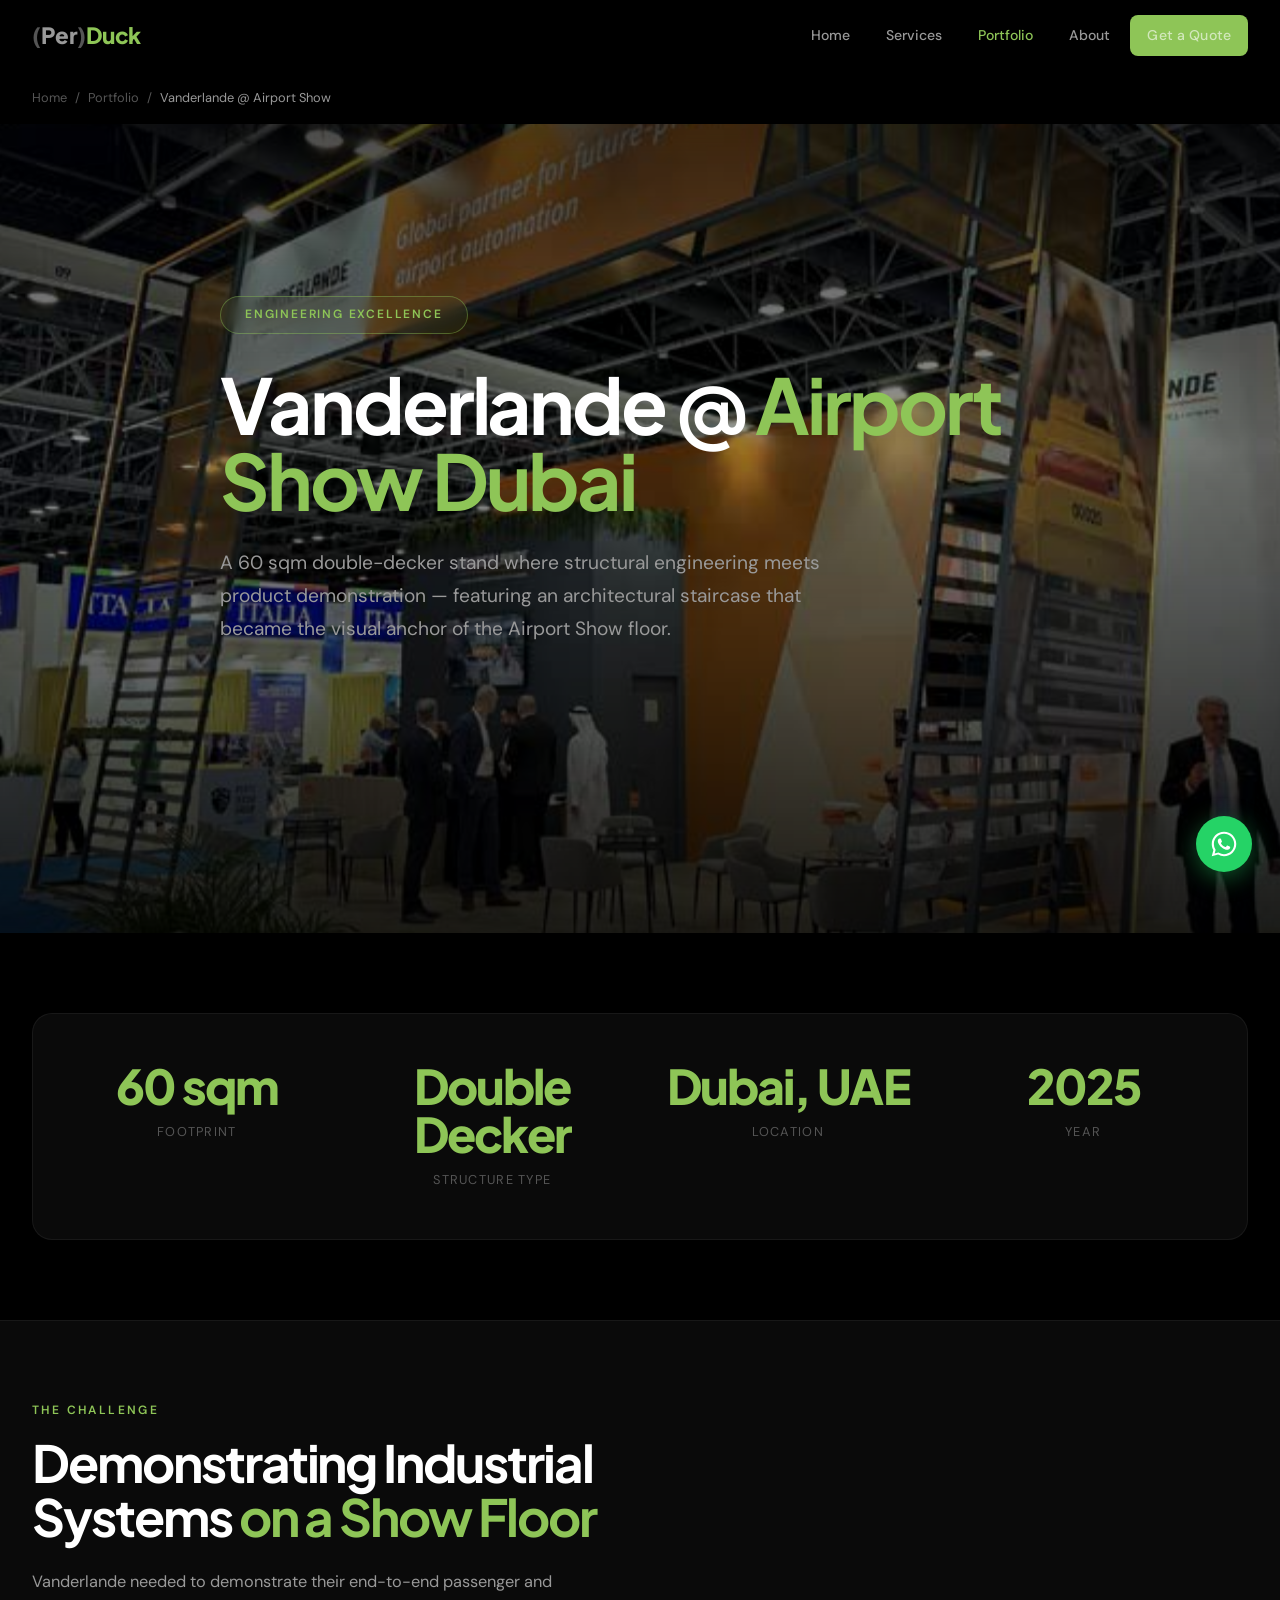
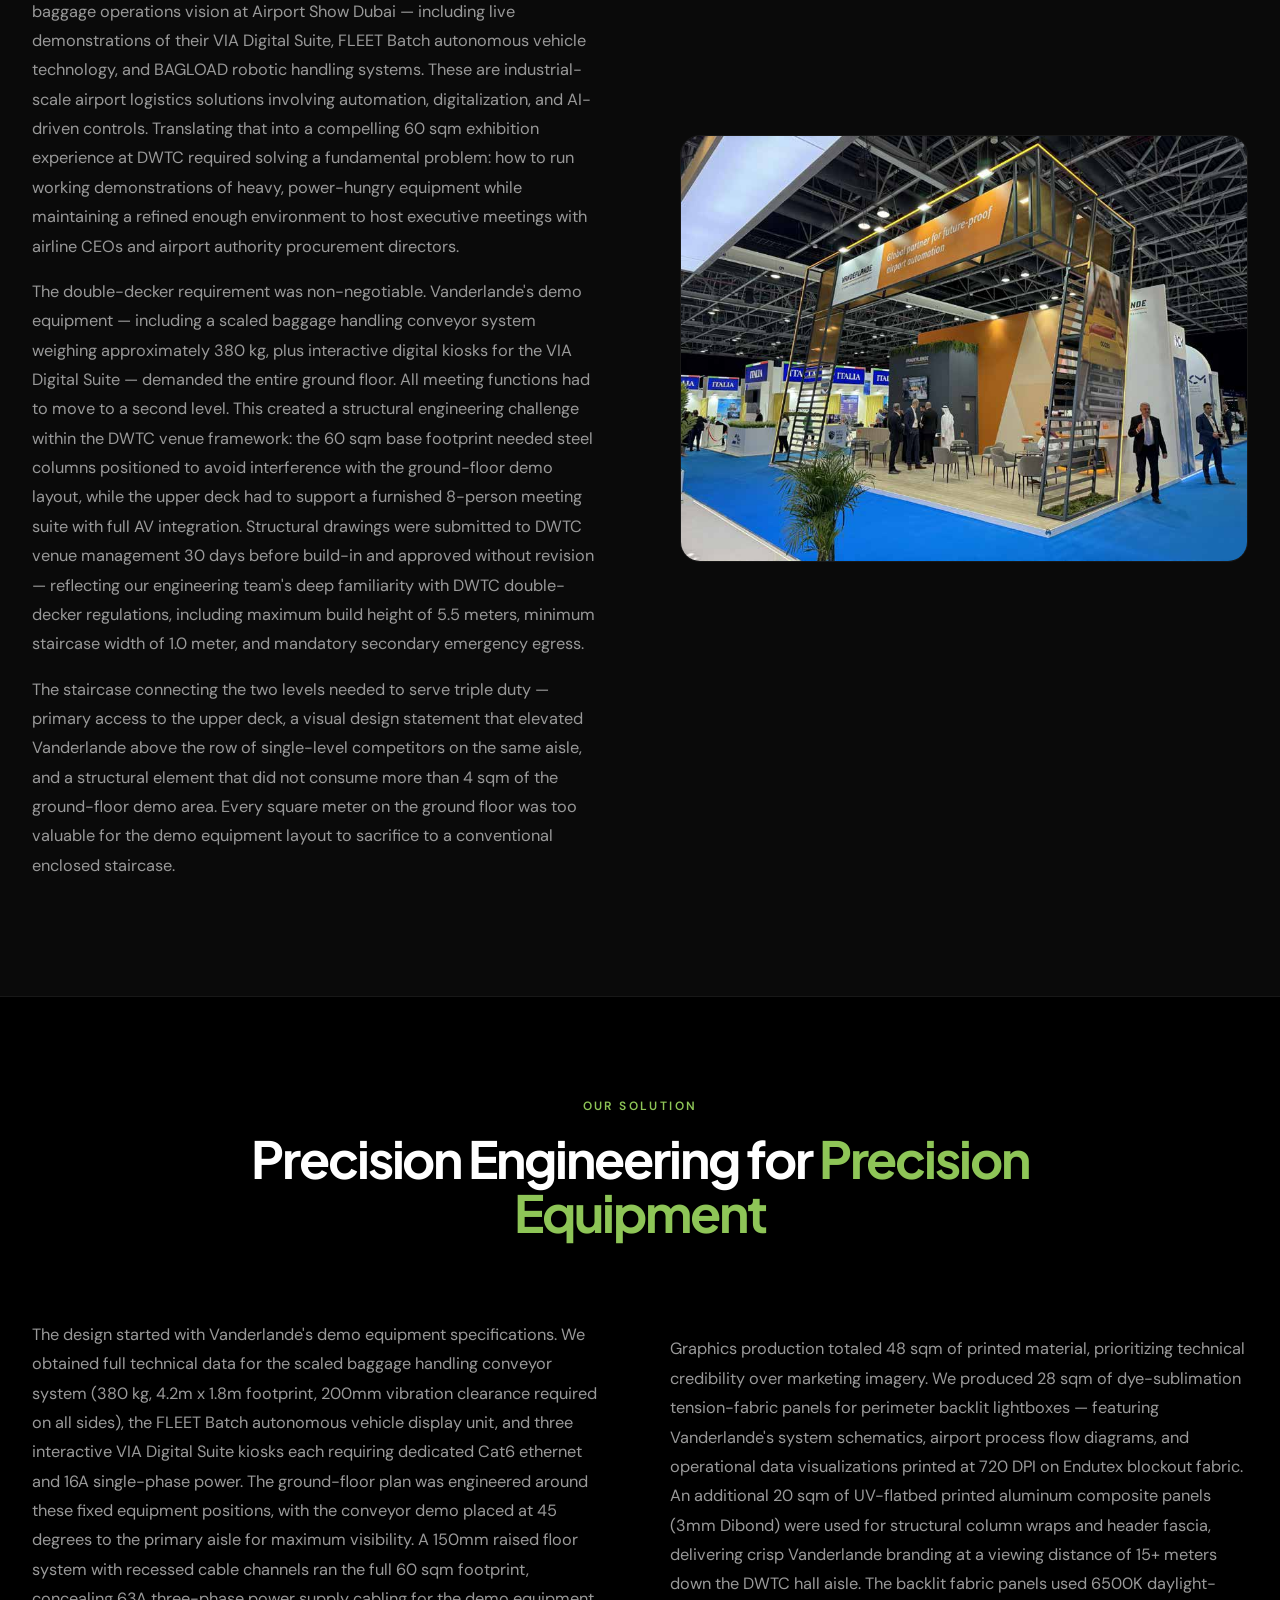
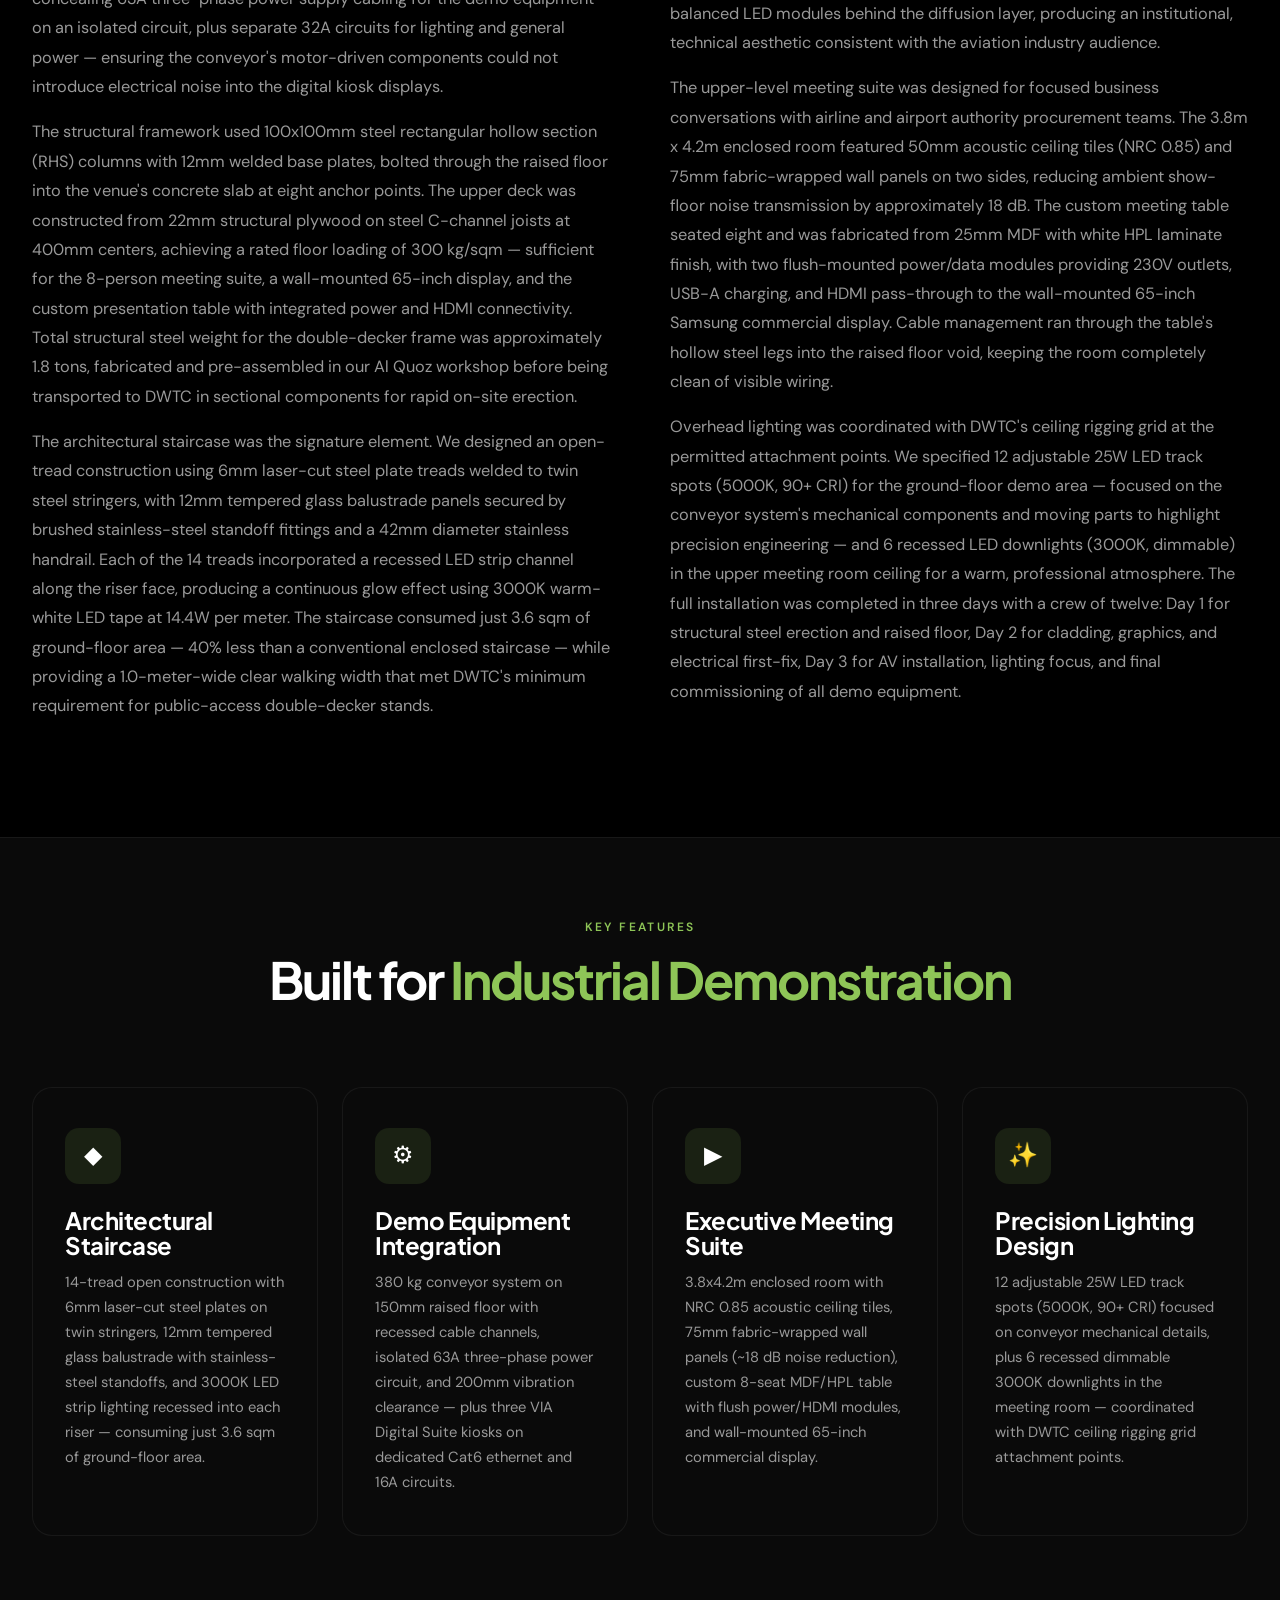
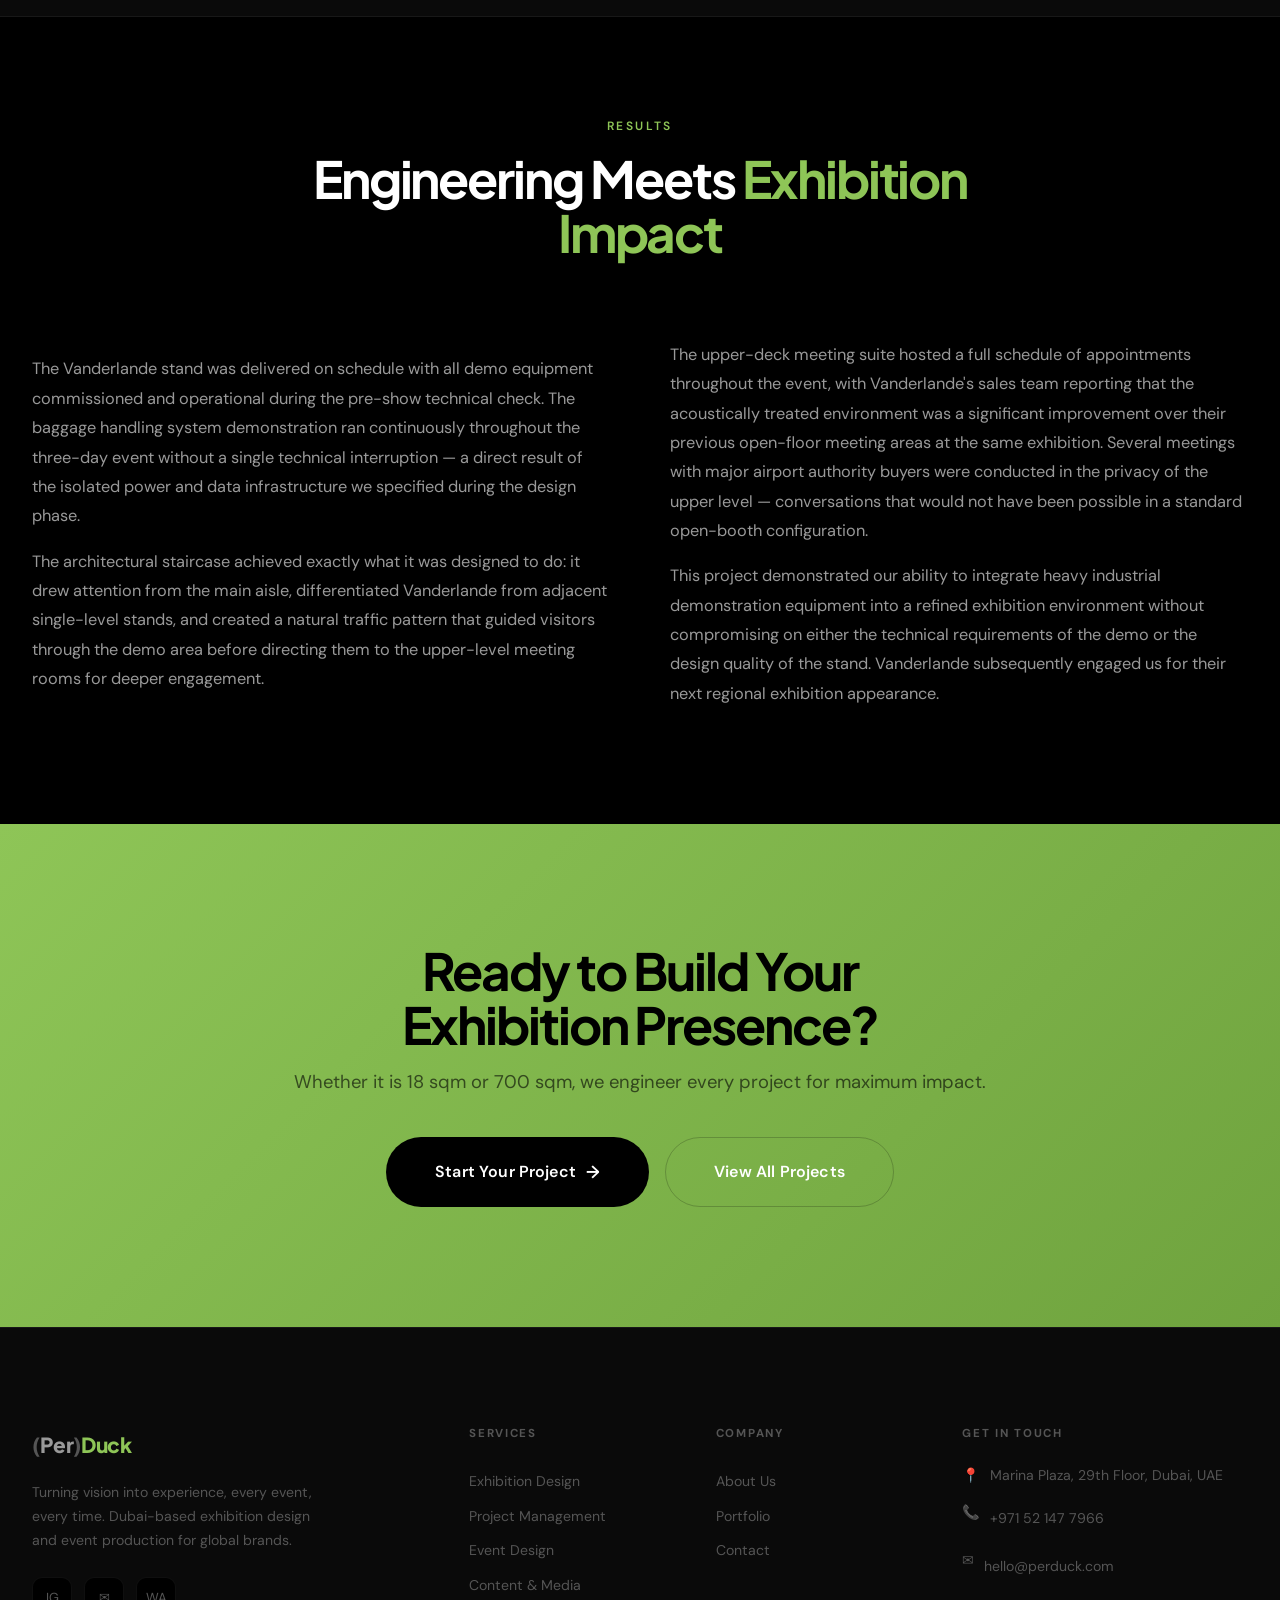
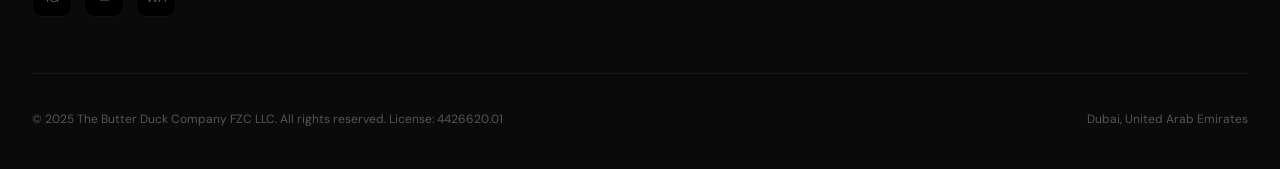
<file: projects/vanderlande-airport.html>
<!DOCTYPE html>
<html lang="en">
<head>
  <meta charset="UTF-8">
  <meta name="viewport" content="width=device-width, initial-scale=1.0">
  <title>Vanderlande Airport Show Dubai — 60 sqm Double-Decker Stand | (Per)Duck Events</title>
  <meta name="description" content="Case study: 60 sqm double-decker exhibition stand for Vanderlande at Airport Show Dubai. Architectural staircase, baggage handling demos, and upper-level meeting area.">
  <meta property="og:title" content="Vanderlande @ Airport Show Dubai | (Per)Duck Events">
  <meta property="og:description" content="60 sqm double-decker with architectural staircase and integrated baggage handling demos at Airport Show Dubai.">
  <meta property="og:type" content="article">
  <meta property="og:url" content="https://perduck.com/projects/vanderlande-airport.html">
  <meta property="og:image" content="https://perduck.com/assets/photos/vanderlande-airport.jpg">
  <meta name="twitter:card" content="summary_large_image">
  <link rel="canonical" href="https://perduck.com/projects/vanderlande-airport.html">
  <link rel="preconnect" href="https://fonts.googleapis.com">
  <link rel="preconnect" href="https://fonts.gstatic.com" crossorigin>
  <link href="https://fonts.googleapis.com/css2?family=DM+Sans:opsz,wght@9..40,400;9..40,500;9..40,700&family=Plus+Jakarta+Sans:wght@600;700;800&display=swap" rel="stylesheet">
  <link rel="stylesheet" href="../style.css">
  <script type="application/ld+json">
  {
    "@context": "https://schema.org",
    "@type": "CreativeWork",
    "name": "Vanderlande Airport Show Dubai Stand",
    "description": "60 sqm double-decker exhibition stand with architectural staircase designed for Vanderlande at Airport Show Dubai. Integrated baggage handling system demonstrations with upper-level executive meeting area.",
    "creator": {
      "@type": "Organization",
      "name": "(Per)Duck Events & Exhibitions",
      "url": "https://perduck.com"
    },
    "locationCreated": {
      "@type": "Place",
      "name": "Dubai World Trade Centre",
      "address": { "@type": "PostalAddress", "addressLocality": "Dubai", "addressCountry": "AE" }
    },
    "about": {
      "@type": "Event",
      "name": "Airport Show Dubai",
      "location": { "@type": "Place", "name": "Dubai, UAE" }
    },
    "material": "Custom double-decker exhibition stand",
    "keywords": "exhibition design, double decker, Airport Show, Vanderlande, baggage handling, Dubai"
  }
  </script>
</head>
<body>

<a href="#main" class="skip-link">Skip to main content</a>

<!-- NAVBAR -->
<nav class="navbar" id="navbar" aria-label="Main navigation">
  <div class="container nav-container">
    <a href="../index.html" class="logo" aria-label="PerDuck Home"><span class="logo-paren">(</span><span class="logo-per">Per</span><span class="logo-paren">)</span><span class="logo-duck">Duck</span></a>
    <ul class="nav-links">
      <li><a href="../index.html">Home</a></li>
      <li><a href="../services.html">Services</a></li>
      <li><a href="../portfolio.html" class="active">Portfolio</a></li>
      <li><a href="../about.html">About</a></li>
      <li><a href="../contact.html" class="btn btn-nav btn-primary">Get a Quote</a></li>
    </ul>
    <button class="burger" id="burger" aria-label="Open menu" aria-expanded="false"><span></span><span></span><span></span></button>
  </div>
</nav>
<div class="mob-backdrop" id="mobBackdrop"></div>
<div class="mobile-menu" id="mobileMenu"><nav>
  <a href="../index.html">Home</a><a href="../services.html">Services</a><a href="../portfolio.html">Portfolio</a><a href="../about.html">About</a>
  <a href="../contact.html" class="btn btn-primary" style="margin-top:16px;justify-content:center;">Get a Quote</a>
</nav></div>

<main id="main">

  <!-- BREADCRUMBS -->
  <div class="breadcrumbs"><div class="container"><div class="bc-inner">
    <a href="../index.html">Home</a><span class="sep">/</span><a href="../portfolio.html">Portfolio</a><span class="sep">/</span><span class="current">Vanderlande @ Airport Show</span>
  </div></div></div>

  <!-- HERO -->
  <section class="hero" style="min-height:70vh;">
    <div class="hero-bg">
      <img src="../assets/photos/vanderlande-airport.jpg" alt="Vanderlande 60 sqm double-decker exhibition stand at Airport Show Dubai with architectural staircase and baggage handling demos" class="hero-bg-img" loading="eager">
    </div>
    <div class="hero-overlay"></div>
    <div class="container hero-content">
      <div class="hero-badge reveal">Engineering Excellence</div>
      <h1 class="reveal">Vanderlande @ <span class="accent">Airport Show Dubai</span></h1>
      <p class="hero-sub reveal">A 60 sqm double-decker stand where structural engineering meets product demonstration — featuring an architectural staircase that became the visual anchor of the Airport Show floor.</p>
    </div>
  </section>

  <!-- PROJECT SPECS -->
  <section style="padding:80px 0;">
    <div class="container">
      <div class="stats-grid" style="border:1px solid var(--border);border-radius:var(--radius-lg);padding:48px 32px;background:var(--bg-card);">
        <div class="stat-item reveal">
          <div class="stat-num" style="color:var(--accent);font-family:var(--font-heading);font-size:clamp(2rem,4vw,3rem);font-weight:800;">60 sqm</div>
          <div class="stat-text">Footprint</div>
        </div>
        <div class="stat-item reveal">
          <div class="stat-num" style="color:var(--accent);font-family:var(--font-heading);font-size:clamp(2rem,4vw,3rem);font-weight:800;">Double Decker</div>
          <div class="stat-text">Structure Type</div>
        </div>
        <div class="stat-item reveal">
          <div class="stat-num" style="color:var(--accent);font-family:var(--font-heading);font-size:clamp(2rem,4vw,3rem);font-weight:800;">Dubai, UAE</div>
          <div class="stat-text">Location</div>
        </div>
        <div class="stat-item reveal">
          <div class="stat-num" style="color:var(--accent);font-family:var(--font-heading);font-size:clamp(2rem,4vw,3rem);font-weight:800;">2025</div>
          <div class="stat-text">Year</div>
        </div>
      </div>
    </div>
  </section>

  <!-- THE CHALLENGE -->
  <section style="padding:80px 0 100px;background:var(--bg-card);border-top:1px solid var(--border);border-bottom:1px solid var(--border);">
    <div class="container">
      <div class="about-grid">
        <div class="about-text">
          <span class="section-label reveal">The Challenge</span>
          <h2 class="reveal">Demonstrating Industrial Systems <span class="accent">on a Show Floor</span></h2>
          <p class="reveal">Vanderlande needed to demonstrate their end-to-end passenger and baggage operations vision at Airport Show Dubai — including live demonstrations of their VIA Digital Suite, FLEET Batch autonomous vehicle technology, and BAGLOAD robotic handling systems. These are industrial-scale airport logistics solutions involving automation, digitalization, and AI-driven controls. Translating that into a compelling 60 sqm exhibition experience at DWTC required solving a fundamental problem: how to run working demonstrations of heavy, power-hungry equipment while maintaining a refined enough environment to host executive meetings with airline CEOs and airport authority procurement directors.</p>
          <p class="reveal">The double-decker requirement was non-negotiable. Vanderlande's demo equipment — including a scaled baggage handling conveyor system weighing approximately 380 kg, plus interactive digital kiosks for the VIA Digital Suite — demanded the entire ground floor. All meeting functions had to move to a second level. This created a structural engineering challenge within the DWTC venue framework: the 60 sqm base footprint needed steel columns positioned to avoid interference with the ground-floor demo layout, while the upper deck had to support a furnished 8-person meeting suite with full AV integration. Structural drawings were submitted to DWTC venue management 30 days before build-in and approved without revision — reflecting our engineering team's deep familiarity with DWTC double-decker regulations, including maximum build height of 5.5 meters, minimum staircase width of 1.0 meter, and mandatory secondary emergency egress.</p>
          <p class="reveal">The staircase connecting the two levels needed to serve triple duty — primary access to the upper deck, a visual design statement that elevated Vanderlande above the row of single-level competitors on the same aisle, and a structural element that did not consume more than 4 sqm of the ground-floor demo area. Every square meter on the ground floor was too valuable for the demo equipment layout to sacrifice to a conventional enclosed staircase.</p>
        </div>
        <div class="about-visual reveal-scale">
          <div class="about-img">
            <img src="../assets/photos/vanderlande-airport.jpg" alt="Close-up of Vanderlande stand showing the architectural staircase and demo integration" loading="lazy">
          </div>
        </div>
      </div>
    </div>
  </section>

  <!-- OUR SOLUTION -->
  <section style="padding:100px 0;">
    <div class="container">
      <div class="section-header">
        <span class="section-label reveal">Our Solution</span>
        <h2 class="reveal">Precision Engineering for <span class="accent">Precision Equipment</span></h2>
      </div>
      <div class="about-grid" style="gap:60px;">
        <div class="about-text" style="max-width:none;">
          <p class="reveal">The design started with Vanderlande's demo equipment specifications. We obtained full technical data for the scaled baggage handling conveyor system (380 kg, 4.2m x 1.8m footprint, 200mm vibration clearance required on all sides), the FLEET Batch autonomous vehicle display unit, and three interactive VIA Digital Suite kiosks each requiring dedicated Cat6 ethernet and 16A single-phase power. The ground-floor plan was engineered around these fixed equipment positions, with the conveyor demo placed at 45 degrees to the primary aisle for maximum visibility. A 150mm raised floor system with recessed cable channels ran the full 60 sqm footprint, concealing 63A three-phase power supply cabling for the demo equipment on an isolated circuit, plus separate 32A circuits for lighting and general power — ensuring the conveyor's motor-driven components could not introduce electrical noise into the digital kiosk displays.</p>
          <p class="reveal">The structural framework used 100x100mm steel rectangular hollow section (RHS) columns with 12mm welded base plates, bolted through the raised floor into the venue's concrete slab at eight anchor points. The upper deck was constructed from 22mm structural plywood on steel C-channel joists at 400mm centers, achieving a rated floor loading of 300 kg/sqm — sufficient for the 8-person meeting suite, a wall-mounted 65-inch display, and the custom presentation table with integrated power and HDMI connectivity. Total structural steel weight for the double-decker frame was approximately 1.8 tons, fabricated and pre-assembled in our Al Quoz workshop before being transported to DWTC in sectional components for rapid on-site erection.</p>
          <p class="reveal">The architectural staircase was the signature element. We designed an open-tread construction using 6mm laser-cut steel plate treads welded to twin steel stringers, with 12mm tempered glass balustrade panels secured by brushed stainless-steel standoff fittings and a 42mm diameter stainless handrail. Each of the 14 treads incorporated a recessed LED strip channel along the riser face, producing a continuous glow effect using 3000K warm-white LED tape at 14.4W per meter. The staircase consumed just 3.6 sqm of ground-floor area — 40% less than a conventional enclosed staircase — while providing a 1.0-meter-wide clear walking width that met DWTC's minimum requirement for public-access double-decker stands.</p>
        </div>
        <div class="about-text" style="max-width:none;">
          <p class="reveal">Graphics production totaled 48 sqm of printed material, prioritizing technical credibility over marketing imagery. We produced 28 sqm of dye-sublimation tension-fabric panels for perimeter backlit lightboxes — featuring Vanderlande's system schematics, airport process flow diagrams, and operational data visualizations printed at 720 DPI on Endutex blockout fabric. An additional 20 sqm of UV-flatbed printed aluminum composite panels (3mm Dibond) were used for structural column wraps and header fascia, delivering crisp Vanderlande branding at a viewing distance of 15+ meters down the DWTC hall aisle. The backlit fabric panels used 6500K daylight-balanced LED modules behind the diffusion layer, producing an institutional, technical aesthetic consistent with the aviation industry audience.</p>
          <p class="reveal">The upper-level meeting suite was designed for focused business conversations with airline and airport authority procurement teams. The 3.8m x 4.2m enclosed room featured 50mm acoustic ceiling tiles (NRC 0.85) and 75mm fabric-wrapped wall panels on two sides, reducing ambient show-floor noise transmission by approximately 18 dB. The custom meeting table seated eight and was fabricated from 25mm MDF with white HPL laminate finish, with two flush-mounted power/data modules providing 230V outlets, USB-A charging, and HDMI pass-through to the wall-mounted 65-inch Samsung commercial display. Cable management ran through the table's hollow steel legs into the raised floor void, keeping the room completely clean of visible wiring.</p>
          <p class="reveal">Overhead lighting was coordinated with DWTC's ceiling rigging grid at the permitted attachment points. We specified 12 adjustable 25W LED track spots (5000K, 90+ CRI) for the ground-floor demo area — focused on the conveyor system's mechanical components and moving parts to highlight precision engineering — and 6 recessed LED downlights (3000K, dimmable) in the upper meeting room ceiling for a warm, professional atmosphere. The full installation was completed in three days with a crew of twelve: Day 1 for structural steel erection and raised floor, Day 2 for cladding, graphics, and electrical first-fix, Day 3 for AV installation, lighting focus, and final commissioning of all demo equipment.</p>
        </div>
      </div>
    </div>
  </section>

  <!-- KEY FEATURES -->
  <section style="padding:80px 0;background:var(--bg-card);border-top:1px solid var(--border);border-bottom:1px solid var(--border);">
    <div class="container">
      <div class="section-header">
        <span class="section-label reveal">Key Features</span>
        <h2 class="reveal">Built for <span class="accent">Industrial Demonstration</span></h2>
      </div>
      <div class="services-grid stagger">
        <div class="service-card reveal">
          <div class="service-icon" aria-hidden="true">&#9670;</div>
          <h3>Architectural Staircase</h3>
          <p>14-tread open construction with 6mm laser-cut steel plates on twin stringers, 12mm tempered glass balustrade with stainless-steel standoffs, and 3000K LED strip lighting recessed into each riser — consuming just 3.6 sqm of ground-floor area.</p>
        </div>
        <div class="service-card reveal">
          <div class="service-icon" aria-hidden="true">&#9881;</div>
          <h3>Demo Equipment Integration</h3>
          <p>380 kg conveyor system on 150mm raised floor with recessed cable channels, isolated 63A three-phase power circuit, and 200mm vibration clearance — plus three VIA Digital Suite kiosks on dedicated Cat6 ethernet and 16A circuits.</p>
        </div>
        <div class="service-card reveal">
          <div class="service-icon" aria-hidden="true">&#9654;</div>
          <h3>Executive Meeting Suite</h3>
          <p>3.8x4.2m enclosed room with NRC 0.85 acoustic ceiling tiles, 75mm fabric-wrapped wall panels (~18 dB noise reduction), custom 8-seat MDF/HPL table with flush power/HDMI modules, and wall-mounted 65-inch commercial display.</p>
        </div>
        <div class="service-card reveal">
          <div class="service-icon" aria-hidden="true">&#10024;</div>
          <h3>Precision Lighting Design</h3>
          <p>12 adjustable 25W LED track spots (5000K, 90+ CRI) focused on conveyor mechanical details, plus 6 recessed dimmable 3000K downlights in the meeting room — coordinated with DWTC ceiling rigging grid attachment points.</p>
        </div>
      </div>
    </div>
  </section>

  <!-- RESULTS -->
  <section style="padding:100px 0;">
    <div class="container">
      <div class="section-header">
        <span class="section-label reveal">Results</span>
        <h2 class="reveal">Engineering Meets <span class="accent">Exhibition Impact</span></h2>
      </div>
      <div class="about-grid" style="gap:60px;">
        <div class="about-text" style="max-width:none;">
          <p class="reveal">The Vanderlande stand was delivered on schedule with all demo equipment commissioned and operational during the pre-show technical check. The baggage handling system demonstration ran continuously throughout the three-day event without a single technical interruption — a direct result of the isolated power and data infrastructure we specified during the design phase.</p>
          <p class="reveal">The architectural staircase achieved exactly what it was designed to do: it drew attention from the main aisle, differentiated Vanderlande from adjacent single-level stands, and created a natural traffic pattern that guided visitors through the demo area before directing them to the upper-level meeting rooms for deeper engagement.</p>
        </div>
        <div class="about-text" style="max-width:none;">
          <p class="reveal">The upper-deck meeting suite hosted a full schedule of appointments throughout the event, with Vanderlande's sales team reporting that the acoustically treated environment was a significant improvement over their previous open-floor meeting areas at the same exhibition. Several meetings with major airport authority buyers were conducted in the privacy of the upper level — conversations that would not have been possible in a standard open-booth configuration.</p>
          <p class="reveal">This project demonstrated our ability to integrate heavy industrial demonstration equipment into a refined exhibition environment without compromising on either the technical requirements of the demo or the design quality of the stand. Vanderlande subsequently engaged us for their next regional exhibition appearance.</p>
        </div>
      </div>
    </div>
  </section>

  <!-- CTA -->
  <section class="cta-section">
    <div class="container">
      <h2 class="reveal">Ready to Build Your <br>Exhibition Presence?</h2>
      <p class="reveal">Whether it is 18 sqm or 700 sqm, we engineer every project for maximum impact.</p>
      <div class="reveal" style="display:flex;gap:16px;justify-content:center;flex-wrap:wrap;">
        <a href="../contact.html" class="btn btn-lg">Start Your Project <span class="arrow">&#8594;</span></a>
        <a href="../portfolio.html" class="btn btn-lg" style="background:transparent;border:1px solid rgba(0,0,0,.2);">View All Projects</a>
      </div>
    </div>
  </section>

</main>

<!-- FOOTER -->
<footer class="footer">
  <div class="container">
    <div class="footer-grid">
      <div class="footer-brand">
        <a href="../index.html" class="logo"><span class="logo-paren">(</span><span class="logo-per">Per</span><span class="logo-paren">)</span><span class="logo-duck">Duck</span></a>
        <p>Turning vision into experience, every event, every time. Dubai-based exhibition design and event production for global brands.</p>
        <div class="footer-social">
          <a href="https://instagram.com/perduckae" target="_blank" rel="noopener noreferrer" aria-label="Instagram">IG</a>
          <a href="mailto:hello@perduck.com" aria-label="Email">&#9993;</a>
          <a href="https://wa.me/971521477966" target="_blank" rel="noopener noreferrer" aria-label="WhatsApp">WA</a>
        </div>
      </div>
      <div class="footer-col"><h4>Services</h4><a href="../services.html#exhibition">Exhibition Design</a><a href="../services.html#project-mgmt">Project Management</a><a href="../services.html#concept">Event Design</a><a href="../services.html#media">Content & Media</a></div>
      <div class="footer-col"><h4>Company</h4><a href="../about.html">About Us</a><a href="../portfolio.html">Portfolio</a><a href="../contact.html">Contact</a></div>
      <div class="footer-col"><h4>Get in Touch</h4>
        <div class="footer-contact-row"><span>&#128205;</span><span>Marina Plaza, 29th Floor, Dubai, UAE</span></div>
        <div class="footer-contact-row"><span>&#128222;</span><span><a href="tel:+971521477966">+971 52 147 7966</a></span></div>
        <div class="footer-contact-row"><span>&#9993;</span><span><a href="mailto:hello@perduck.com">hello@perduck.com</a></span></div>
      </div>
    </div>
    <div class="footer-bottom">
      <p>&copy; 2025 The Butter Duck Company FZC LLC. All rights reserved. License: 4426620.01</p>
      <p>Dubai, United Arab Emirates</p>
    </div>
  </div>
</footer>

<a href="https://wa.me/971521477966" class="wa-float" target="_blank" rel="noopener noreferrer" aria-label="Chat on WhatsApp">
  <svg viewBox="0 0 32 32" xmlns="http://www.w3.org/2000/svg"><path d="M16.004 2.002c-7.732 0-14.002 6.27-14.002 14.002 0 2.468.657 4.876 1.904 6.988L2 30l7.188-1.884A13.94 13.94 0 0016.004 30c7.732 0 14.002-6.27 14.002-14.002S23.736 2.002 16.004 2.002zm0 25.604a11.56 11.56 0 01-5.892-1.61l-.422-.252-4.374 1.146 1.166-4.26-.276-.44a11.54 11.54 0 01-1.77-6.186c0-6.39 5.2-11.59 11.588-11.59 6.39 0 11.59 5.2 11.59 11.59s-5.2 11.59-11.59 11.59l-.02.002zm6.354-8.676c-.348-.174-2.062-1.018-2.382-1.134-.32-.116-.552-.174-.784.174-.232.348-.9 1.134-1.104 1.368-.204.232-.408.26-.756.086-.348-.174-1.47-.542-2.8-1.728-1.034-.922-1.734-2.062-1.938-2.41-.204-.348-.022-.536.154-.71.158-.156.348-.406.522-.61.174-.204.232-.348.348-.58.116-.232.058-.436-.03-.61-.086-.174-.784-1.89-1.074-2.588-.284-.68-.572-.588-.784-.598l-.668-.012c-.232 0-.61.088-.928.436-.32.348-1.218 1.19-1.218 2.9s1.248 3.364 1.422 3.596c.174.232 2.454 3.748 5.948 5.254.832.358 1.482.572 1.988.732.836.266 1.596.228 2.198.138.67-.1 2.062-.844 2.352-1.66.29-.814.29-1.514.204-1.66-.088-.146-.32-.232-.668-.406z"/></svg>
</a>

<script src="../script.js"></script>
</body>
</html>
</file>
<file: style.css>
/* ============================================================
   (Per)Duck Events & Exhibitions — Design System 2026
   Cinematic · Parallax · WCAG 2.2 AA
   Inspired by DJI + Anduril design language
   ============================================================ */

/* --- Custom Properties --- */
:root {
  --bg-dark: #000000;
  --bg-card: #0a0a0a;
  --bg-hover: #141414;
  --bg-elevated: #1a1a1a;
  --bg-warm: #F1F0EA;
  --text-primary: #ffffff;
  --text-muted: #999999;
  --text-dim: #555555;
  --accent: #8EC557;
  --accent-dark: #6fa33e;
  --accent-glow: rgba(142, 197, 87, .12);
  --accent-neon: #DFF140;
  --border: rgba(255, 255, 255, .06);
  --border-light: rgba(255, 255, 255, .1);
  --radius: 12px;
  --radius-lg: 20px;
  --radius-sm: 8px;
  --font-heading: 'Plus Jakarta Sans', sans-serif;
  --font-body: 'DM Sans', sans-serif;
  --ease: cubic-bezier(.4, 0, .2, 1);
  --ease-out: cubic-bezier(0, 0, .2, 1);
  --transition: .4s var(--ease-out);
  --transition-slow: .6s var(--ease-out);
  --max-width: 1320px;
  --nav-h: 72px;
}

/* --- Reset --- */
*, *::before, *::after { box-sizing: border-box; margin: 0; padding: 0; }
html { scroll-behavior: smooth; scroll-padding-top: calc(var(--nav-h) + 20px); -webkit-text-size-adjust: 100%; }
body { font-family: var(--font-body); background: var(--bg-dark); color: var(--text-primary); line-height: 1.6; font-size: 16px; overflow-x: hidden; -webkit-font-smoothing: antialiased; }
img { max-width: 100%; height: auto; display: block; }
a { color: var(--accent); text-decoration: none; transition: color var(--transition); }
a:hover { color: var(--accent-dark); }
ul, ol { list-style: none; }
button { font-family: inherit; cursor: pointer; border: none; background: none; }
input, textarea, select { font-family: inherit; font-size: inherit; }

/* --- Accessibility --- */
.skip-link { position: absolute; top: -100%; left: 16px; z-index: 10000; background: var(--accent); color: var(--bg-dark); padding: 12px 24px; border-radius: var(--radius-sm); font-weight: 700; transition: top .2s; }
.skip-link:focus { top: 16px; }
:focus-visible { outline: 2px solid var(--accent); outline-offset: 3px; border-radius: 4px; }

/* --- Layout --- */
.container { width: 100%; max-width: var(--max-width); margin: 0 auto; padding: 0 32px; }
section { padding: 140px 0; }
.section-header { text-align: center; max-width: 780px; margin: 0 auto 80px; }
.section-header p { margin-top: 20px; color: var(--text-muted); font-size: 1.15rem; line-height: 1.7; }

/* --- Typography (DJI/Anduril-inspired scale) --- */
h1, h2, h3, h4, h5, h6 { font-family: var(--font-heading); font-weight: 700; line-height: 1.05; letter-spacing: -.04em; }
h1 { font-size: clamp(2.8rem, 6vw, 5rem); }
h2 { font-size: clamp(2rem, 4vw, 3.2rem); }
h3 { font-size: clamp(1.2rem, 2vw, 1.5rem); letter-spacing: -.02em; }
.accent { color: var(--accent); }
.text-muted { color: var(--text-muted); }
.section-label { font-size: .75rem; text-transform: uppercase; letter-spacing: .2em; color: var(--accent); font-weight: 600; margin-bottom: 16px; display: block; }

/* --- Buttons (DJI dual-CTA pattern) --- */
.btn { display: inline-flex; align-items: center; gap: 10px; padding: 16px 36px; border-radius: 100px; font-weight: 600; font-size: .9rem; transition: all var(--transition); border: 1px solid transparent; white-space: nowrap; letter-spacing: .01em; }
.btn-primary { background: var(--accent); color: var(--bg-dark); }
.btn-primary:hover { background: var(--accent-dark); color: var(--bg-dark); transform: translateY(-2px); box-shadow: 0 12px 40px rgba(142, 197, 87, .3); }
.btn-outline { border-color: rgba(255,255,255,.2); color: var(--text-primary); background: transparent; }
.btn-outline:hover { border-color: var(--accent); color: var(--accent); background: rgba(142, 197, 87, .05); }
.btn-lg { padding: 20px 48px; font-size: 1rem; }
.btn-nav { padding: 10px 24px; font-size: .85rem; }
.btn .arrow { transition: transform var(--transition); font-size: 1.1em; }
.btn:hover .arrow { transform: translateX(5px); }

/* Ghost button — Anduril-style subdued default */
.btn-ghost { color: var(--text-muted); border-color: transparent; opacity: .7; padding: 16px 24px; }
.btn-ghost:hover { opacity: 1; color: var(--text-primary); }

/* ============================================================
   NAVBAR + MEGA MENU
   ============================================================ */
.navbar { position: fixed; top: 0; left: 0; right: 0; z-index: 1000; background: transparent; backdrop-filter: blur(0px); -webkit-backdrop-filter: blur(0px); border-bottom: 1px solid transparent; height: var(--nav-h); display: flex; align-items: center; transition: all .5s var(--ease-out); }
.navbar.scrolled { background: rgba(0, 0, 0, .9); backdrop-filter: blur(24px); -webkit-backdrop-filter: blur(24px); border-bottom-color: var(--border); }
.nav-container { display: flex; align-items: center; justify-content: space-between; }
.logo { display: flex; align-items: center; font-family: var(--font-heading); font-size: 1.4rem; font-weight: 800; color: var(--text-primary); letter-spacing: -.02em; }
.logo:hover { color: var(--text-primary); }
.logo-paren { color: var(--text-dim); }
.logo-per { color: var(--text-muted); }
.logo-duck { color: var(--accent); }

.nav-links { display: flex; align-items: center; gap: 4px; }
.nav-links > li { position: relative; }
.nav-links > li > a { display: flex; align-items: center; gap: 4px; padding: 8px 16px; color: rgba(255,255,255,.6); font-size: .88rem; font-weight: 500; border-radius: var(--radius-sm); transition: all var(--transition); }
.nav-links > li > a:hover, .nav-links > li > a[aria-expanded="true"] { color: var(--text-primary); }
.nav-links > li > a.active { color: var(--accent); }
.dd-arrow { font-size: .6rem; transition: transform var(--transition); }
[aria-expanded="true"] .dd-arrow { transform: rotate(180deg); }

/* Mega Menu */
.mega-menu { position: absolute; top: calc(100% + 6px); left: 50%; transform: translateX(-50%) translateY(8px); opacity: 0; visibility: hidden; pointer-events: none; background: var(--bg-elevated); border: 1px solid var(--border-light); border-radius: var(--radius); padding: 10px; min-width: 580px; display: grid; grid-template-columns: 1fr 1fr; gap: 0; box-shadow: 0 24px 80px rgba(0, 0, 0, .6); transition: opacity var(--transition), transform var(--transition), visibility var(--transition); }
.mega-menu.show { opacity: 1; visibility: visible; pointer-events: auto; transform: translateX(-50%) translateY(0); }
.mega-item { display: flex; gap: 10px; padding: 10px 14px; border-radius: var(--radius-sm); transition: background var(--transition); color: var(--text-primary); align-items: center; }
.mega-item:hover { background: var(--bg-hover); color: var(--text-primary); }
.mega-icon { width: 34px; height: 34px; border-radius: 8px; background: var(--accent-glow); display: flex; align-items: center; justify-content: center; font-size: .95rem; flex-shrink: 0; }
.mega-text h4 { font-size: .82rem; font-weight: 600; margin-bottom: 0; font-family: var(--font-body); letter-spacing: 0; line-height: 1.15; }
.mega-text p { font-size: .72rem; color: var(--text-muted); line-height: 1.25; margin: 2px 0 0; }
.mega-menu.portfolio-mm { min-width: 540px; grid-template-columns: 1fr 1fr 1fr; }

/* --- Mobile Nav --- */
.burger { display: none; width: 32px; height: 24px; position: relative; z-index: 1001; }
.burger span { display: block; width: 100%; height: 2px; background: var(--text-primary); border-radius: 2px; position: absolute; left: 0; transition: all var(--transition); }
.burger span:nth-child(1) { top: 0; }
.burger span:nth-child(2) { top: 11px; }
.burger span:nth-child(3) { top: 22px; }
.burger.open span:nth-child(1) { top: 11px; transform: rotate(45deg); }
.burger.open span:nth-child(2) { opacity: 0; }
.burger.open span:nth-child(3) { top: 11px; transform: rotate(-45deg); }

.mobile-menu { position: fixed; top: 0; right: -100%; width: 100%; max-width: 380px; height: 100vh; height: 100dvh; background: var(--bg-card); z-index: 999; padding: calc(var(--nav-h) + 16px) 24px 24px; overflow-y: auto; transition: right var(--transition); }
.mobile-menu.open { right: 0; }
.mobile-menu nav { display: flex; flex-direction: column; gap: 2px; }
.mobile-menu nav > a { padding: 14px 16px; color: var(--text-muted); font-size: 1rem; font-weight: 500; border-radius: var(--radius-sm); }
.mobile-menu nav > a:hover { color: var(--text-primary); background: rgba(255, 255, 255, .05); }
.mob-accordion { border-radius: var(--radius-sm); overflow: hidden; }
.mob-accordion-btn { display: flex; align-items: center; justify-content: space-between; width: 100%; padding: 14px 16px; color: var(--text-muted); font-size: 1rem; font-weight: 500; }
.mob-accordion-panel { max-height: 0; overflow: hidden; transition: max-height .4s var(--ease); }
.mob-accordion-panel.open { max-height: 300px; }
.mob-accordion-panel a { display: block; padding: 10px 16px 10px 32px; color: var(--text-dim); font-size: .9rem; }
.mob-accordion-panel a:hover { color: var(--accent); }
.mob-backdrop { position: fixed; inset: 0; background: rgba(0, 0, 0, .7); z-index: 998; opacity: 0; visibility: hidden; transition: all var(--transition); }
.mob-backdrop.open { opacity: 1; visibility: visible; }

@media (max-width: 960px) {
  .nav-links { display: none; }
  .burger { display: block; }
}

/* ============================================================
   HERO — Cinematic parallax
   ============================================================ */
.hero { position: relative; min-height: 100vh; display: flex; align-items: center; padding-top: var(--nav-h); overflow: hidden; }
.hero-bg { position: absolute; inset: -20%; will-change: transform; }
.hero-bg-img { width: 100%; height: 100%; object-fit: cover; }
video.hero-bg-img { position: absolute; inset: 0; min-width: 100%; min-height: 100%; }
.hero-overlay { position: absolute; inset: 0; background: linear-gradient(180deg, rgba(0,0,0,.7) 0%, rgba(0,0,0,.4) 40%, rgba(0,0,0,.85) 100%); }
.hero-content { position: relative; z-index: 2; max-width: 840px; padding: 100px 0; }
.hero-badge { display: inline-block; padding: 8px 24px; border: 1px solid rgba(142,197,87,.4); border-radius: 100px; font-size: .75rem; font-weight: 600; color: var(--accent); text-transform: uppercase; letter-spacing: .15em; margin-bottom: 32px; backdrop-filter: blur(8px); background: rgba(142,197,87,.05); }
.hero h1 { margin-bottom: 28px; line-height: 1.0; }
.hero-sub { font-size: 1.2rem; color: var(--text-muted); line-height: 1.7; max-width: 620px; margin-bottom: 48px; }
.hero-sub strong { color: var(--text-primary); font-weight: 600; }
.hero-cta { display: flex; gap: 16px; flex-wrap: wrap; }
.hero-stats { display: flex; gap: 56px; margin-top: 80px; padding-top: 48px; border-top: 1px solid rgba(255,255,255,.08); }
.hero-stat .num { font-family: var(--font-heading); font-size: 2.6rem; font-weight: 800; color: var(--accent); letter-spacing: -.03em; }
.hero-stat .label { font-size: .8rem; color: var(--text-dim); margin-top: 4px; text-transform: uppercase; letter-spacing: .08em; }
@media (max-width: 640px) {
  .hero-stats { gap: 24px; flex-wrap: wrap; }
  .hero-cta { flex-direction: column; }
  .hero-cta .btn { justify-content: center; }
}

/* ============================================================
   CINEMATIC DIVIDER — Full-bleed parallax image sections
   ============================================================ */
.cine-divider { position: relative; height: 60vh; overflow: hidden; }
.cine-divider-bg { position: absolute; inset: -20%; will-change: transform; }
.cine-divider-bg img { width: 100%; height: 100%; object-fit: cover; }
.cine-divider-overlay { position: absolute; inset: 0; background: linear-gradient(180deg, var(--bg-dark) 0%, rgba(0,0,0,.2) 30%, rgba(0,0,0,.2) 70%, var(--bg-dark) 100%); }
.cine-divider-content { position: relative; z-index: 2; height: 100%; display: flex; align-items: center; justify-content: center; text-align: center; }
.cine-divider-content h2 { font-size: clamp(1.6rem, 3.5vw, 2.8rem); color: var(--text-primary); max-width: 700px; }
.cine-divider-content p { color: var(--text-muted); font-size: 1.1rem; margin-top: 16px; }

/* ============================================================
   TRUST BAR
   ============================================================ */
.trust-bar { padding: 56px 0; border-bottom: 1px solid var(--border); }
.trust-label { text-align: center; font-size: .7rem; text-transform: uppercase; letter-spacing: .2em; color: var(--text-dim); margin-bottom: 28px; }
.trust-logos { display: flex; align-items: center; justify-content: center; gap: 56px; flex-wrap: wrap; }
.trust-item { font-family: var(--font-heading); font-size: 1.1rem; font-weight: 700; color: var(--text-dim); letter-spacing: .02em; opacity: .4; transition: opacity var(--transition-slow); white-space: nowrap; }
.trust-item:hover { opacity: .7; }
.trust-logo { height: 28px; width: auto; opacity: .35; transition: opacity var(--transition-slow); filter: brightness(0) invert(1); }
.trust-logo:hover { opacity: .65; }

/* ============================================================
   SERVICES
   ============================================================ */
.services-grid { display: grid; grid-template-columns: repeat(auto-fit, minmax(280px, 1fr)); gap: 24px; }
.service-card { background: var(--bg-card); border: 1px solid var(--border); border-radius: var(--radius-lg); padding: 40px 32px; transition: all var(--transition-slow); position: relative; overflow: hidden; }
.service-card::before { content: ''; position: absolute; top: 0; left: 0; right: 0; height: 2px; background: var(--accent); transform: scaleX(0); transition: transform var(--transition-slow); transform-origin: left; }
.service-card:hover { border-color: rgba(142,197,87,.2); transform: translateY(-6px); box-shadow: 0 20px 60px rgba(0,0,0,.3); }
.service-card:hover::before { transform: scaleX(1); }
.service-icon { width: 56px; height: 56px; border-radius: 14px; background: var(--accent-glow); display: flex; align-items: center; justify-content: center; font-size: 1.5rem; margin-bottom: 24px; }
.service-card h3 { margin-bottom: 12px; }
.service-card p { color: var(--text-muted); font-size: .92rem; line-height: 1.7; }
.service-link { display: inline-flex; align-items: center; gap: 6px; margin-top: 20px; font-size: .85rem; font-weight: 600; color: var(--accent); opacity: .7; transition: opacity var(--transition); }
.service-link:hover { opacity: 1; }

/* Services Page — Detailed Sections */
.service-detail { display: grid; grid-template-columns: 1fr 1fr; gap: 80px; align-items: center; padding: 100px 0; border-bottom: 1px solid var(--border); }
.service-detail:last-child { border-bottom: none; }
.service-detail.reverse { direction: rtl; }
.service-detail.reverse > * { direction: ltr; }
.sd-text .section-label { text-align: left; }
.sd-text h2 { margin-bottom: 20px; }
.sd-text p { color: var(--text-muted); line-height: 1.8; margin-bottom: 12px; }
.sd-text ul { margin-top: 16px; }
.sd-text li { padding: 6px 0 6px 28px; position: relative; color: var(--text-muted); font-size: .92rem; }
.sd-text li::before { content: '\2713'; position: absolute; left: 0; color: var(--accent); font-weight: 700; }
.sd-visual { border-radius: var(--radius-lg); overflow: hidden; border: 1px solid var(--border); aspect-ratio: 4/3; }
.sd-visual img { width: 100%; height: 100%; object-fit: cover; transition: transform 1.2s var(--ease-out); }
.sd-visual:hover img { transform: scale(1.04); }
@media (max-width: 768px) {
  .service-detail, .service-detail.reverse { grid-template-columns: 1fr; direction: ltr; gap: 32px; }
}

/* ============================================================
   PORTFOLIO — Cinematic cards
   ============================================================ */
.portfolio-grid { display: grid; grid-template-columns: repeat(auto-fit, minmax(380px, 1fr)); gap: 32px; }
.project-card { background: var(--bg-card); border: 1px solid var(--border); border-radius: var(--radius-lg); overflow: hidden; transition: all var(--transition-slow); }
.project-card:hover { border-color: rgba(142, 197, 87, .2); transform: translateY(-6px); box-shadow: 0 24px 64px rgba(0, 0, 0, .4); }
.project-img { aspect-ratio: 16/10; overflow: hidden; }
.project-img img { width: 100%; height: 100%; object-fit: cover; transition: transform 1s var(--ease-out); }
.project-card:hover .project-img img { transform: scale(1.06); }
.project-body { padding: 32px; }
.project-tags { display: flex; gap: 8px; flex-wrap: wrap; margin-bottom: 14px; }
.tag { padding: 5px 14px; background: var(--accent-glow); color: var(--accent); font-size: .7rem; font-weight: 600; border-radius: 100px; text-transform: uppercase; letter-spacing: .06em; }
.project-body h3 { margin-bottom: 6px; }
.project-client { font-size: .85rem; color: var(--accent); font-weight: 600; margin-bottom: 10px; }
.project-body > p { color: var(--text-muted); font-size: .88rem; line-height: 1.7; }
.project-specs { display: flex; gap: 28px; margin-top: 20px; padding-top: 20px; border-top: 1px solid var(--border); }
.spec { font-size: .75rem; color: var(--text-dim); }
.spec strong { color: var(--text-muted); display: block; font-size: .82rem; }
@media (max-width: 480px) { .portfolio-grid { grid-template-columns: 1fr; } }

/* ============================================================
   STATS — Counter animation
   ============================================================ */
.stats-section { background: var(--bg-card); border-top: 1px solid var(--border); border-bottom: 1px solid var(--border); padding: 100px 0; }
.stats-grid { display: grid; grid-template-columns: repeat(4, 1fr); gap: 32px; text-align: center; }
.stat-item .stat-num { font-family: var(--font-heading); font-size: clamp(2.4rem, 5vw, 3.8rem); font-weight: 800; color: var(--accent); letter-spacing: -.04em; line-height: 1; }
.stat-item .stat-text { font-size: .8rem; color: var(--text-dim); margin-top: 12px; text-transform: uppercase; letter-spacing: .1em; }
@media (max-width: 640px) { .stats-grid { grid-template-columns: repeat(2, 1fr); } }

/* ============================================================
   VOICEVAULT
   ============================================================ */
.voicevault { background: var(--bg-card); border-top: 1px solid var(--border); border-bottom: 1px solid var(--border); }
.vv-grid { display: grid; grid-template-columns: 1fr 1fr; gap: 80px; align-items: center; }
.vv-content .section-label { text-align: left; }
.vv-content h2 { margin-bottom: 24px; }
.vv-content > p { color: var(--text-muted); line-height: 1.8; margin-bottom: 28px; font-size: 1.05rem; }
.vv-features { display: flex; flex-direction: column; gap: 20px; margin-bottom: 36px; }
.vv-feat { display: flex; gap: 14px; }
.vv-feat-icon { width: 40px; height: 40px; border-radius: 10px; background: var(--accent-glow); display: flex; align-items: center; justify-content: center; font-size: 1rem; flex-shrink: 0; }
.vv-feat h4 { font-size: .92rem; font-weight: 600; margin-bottom: 4px; font-family: var(--font-body); letter-spacing: 0; }
.vv-feat p { font-size: .84rem; color: var(--text-muted); line-height: 1.6; }
.vv-visual { background: var(--bg-dark); border: 1px solid var(--border); border-radius: var(--radius-lg); padding: 56px; display: flex; flex-direction: column; align-items: center; justify-content: center; min-height: 400px; text-align: center; position: relative; overflow: hidden; }
.vv-visual::before { content: ''; position: absolute; inset: 0; background: radial-gradient(circle at 50% 50%, rgba(142,197,87,.08) 0%, transparent 70%); }
.vv-visual .vv-big-icon { font-size: 4.5rem; margin-bottom: 20px; position: relative; }
.vv-visual h3 { color: var(--accent); margin-bottom: 8px; position: relative; }
.vv-visual p { color: var(--text-dim); font-size: .88rem; position: relative; }
@media (max-width: 768px) { .vv-grid { grid-template-columns: 1fr; } }

/* ============================================================
   ABOUT
   ============================================================ */
.about-grid { display: grid; grid-template-columns: 1fr 1fr; gap: 80px; align-items: center; }
.about-text .section-label { text-align: left; }
.about-text h2 { margin-bottom: 24px; }
.about-text p { color: var(--text-muted); line-height: 1.8; margin-bottom: 16px; font-size: 1.02rem; }
.about-visual { position: relative; }
.about-img { border-radius: var(--radius-lg); overflow: hidden; border: 1px solid var(--border); }
.about-img img { width: 100%; aspect-ratio: 4/3; object-fit: cover; transition: transform 1.2s var(--ease-out); }
.about-img:hover img { transform: scale(1.03); }
.about-badge { position: absolute; bottom: -12px; right: -12px; background: var(--accent); color: var(--bg-dark); padding: 16px 24px; border-radius: var(--radius); font-family: var(--font-heading); font-weight: 800; font-size: 1.1rem; box-shadow: 0 12px 40px rgba(142, 197, 87, .3); }
@media (max-width: 768px) { .about-grid { grid-template-columns: 1fr; } .about-badge { right: 16px; } }

/* Values Grid */
.values-grid { display: grid; grid-template-columns: repeat(auto-fit, minmax(240px, 1fr)); gap: 24px; margin-top: 56px; }
.value-card { background: var(--bg-card); border: 1px solid var(--border); border-radius: var(--radius); padding: 36px; text-align: center; transition: all var(--transition-slow); }
.value-card:hover { border-color: rgba(142,197,87,.2); transform: translateY(-4px); }
.value-icon { font-size: 2rem; margin-bottom: 16px; }
.value-card h3 { margin-bottom: 10px; font-size: 1.05rem; }
.value-card p { color: var(--text-muted); font-size: .88rem; line-height: 1.6; }

/* Timeline */
.timeline { max-width: 720px; margin: 56px auto 0; position: relative; padding-left: 44px; }
.timeline::before { content: ''; position: absolute; left: 8px; top: 0; bottom: 0; width: 2px; background: var(--border-light); }
.tl-item { position: relative; padding-bottom: 40px; }
.tl-item::before { content: ''; position: absolute; left: -40px; top: 4px; width: 14px; height: 14px; border-radius: 50%; background: var(--accent); border: 3px solid var(--bg-dark); box-shadow: 0 0 20px rgba(142,197,87,.3); }
.tl-item h3 { font-size: .95rem; color: var(--accent); margin-bottom: 6px; }
.tl-item p { color: var(--text-muted); font-size: .88rem; line-height: 1.6; }

/* Capabilities list */
.cap-grid { display: grid; grid-template-columns: repeat(auto-fit, minmax(200px, 1fr)); gap: 16px; margin-top: 36px; }
.cap-item { padding: 24px; background: var(--bg-card); border: 1px solid var(--border); border-radius: var(--radius-sm); text-align: center; font-size: .88rem; color: var(--text-muted); transition: border-color var(--transition); }
.cap-item:hover { border-color: rgba(142,197,87,.2); }
.cap-item strong { display: block; color: var(--text-primary); margin-bottom: 4px; }

/* ============================================================
   CTA BANNER
   ============================================================ */
.cta-section { background: linear-gradient(135deg, var(--accent) 0%, var(--accent-dark) 100%); text-align: center; padding: 120px 0; }
.cta-section h2 { color: var(--bg-dark); }
.cta-section p { color: rgba(0, 0, 0, .6); font-size: 1.15rem; margin: 16px 0 40px; }
.cta-section .btn { background: var(--bg-dark); color: var(--text-primary); border-radius: 100px; }
.cta-section .btn:hover { background: var(--bg-elevated); transform: translateY(-2px); box-shadow: 0 12px 40px rgba(0,0,0,.3); }

/* ============================================================
   CONTACT / RFP FORM
   ============================================================ */
.contact-grid { display: grid; grid-template-columns: 1fr 1fr; gap: 80px; }
.contact-info h2 { margin-bottom: 24px; }
.contact-info > p { color: var(--text-muted); line-height: 1.8; margin-bottom: 36px; font-size: 1.02rem; }
.contact-item { display: flex; gap: 16px; align-items: flex-start; margin-bottom: 28px; }
.ci-icon { width: 48px; height: 48px; border-radius: 12px; background: var(--accent-glow); display: flex; align-items: center; justify-content: center; font-size: 1.1rem; flex-shrink: 0; }
.ci-text h4 { font-size: .88rem; font-weight: 600; margin-bottom: 4px; font-family: var(--font-body); letter-spacing: 0; }
.ci-text p, .ci-text a { color: var(--text-muted); font-size: .88rem; }
.ci-text a:hover { color: var(--accent); }

/* RFP Form Wrapper */
.rfp-wrap { background: var(--bg-card); border: 1px solid var(--border); border-radius: var(--radius-lg); padding: 40px; }
.rfp-progress { display: flex; gap: 8px; margin-bottom: 32px; }
.rfp-bar { flex: 1; height: 3px; background: var(--border); border-radius: 4px; transition: background var(--transition-slow); }
.rfp-bar.done { background: var(--accent); }
.step-indicator { display: flex; justify-content: space-between; margin-bottom: 28px; font-size: .8rem; color: var(--text-dim); }
.step-indicator .current { color: var(--accent); font-weight: 600; }

.form-step { display: none; }
.form-step.active { display: block; }
.form-step h3 { font-size: 1.15rem; margin-bottom: 6px; }
.form-step .step-desc { color: var(--text-muted); font-size: .88rem; margin-bottom: 28px; }

.form-group { margin-bottom: 20px; }
.form-group label { display: block; font-size: .8rem; font-weight: 500; color: var(--text-muted); margin-bottom: 8px; text-transform: uppercase; letter-spacing: .05em; }
.form-group .req { color: #e55; }
.form-input { width: 100%; padding: 14px 18px; background: var(--bg-dark); border: 1px solid var(--border); border-radius: var(--radius-sm); color: var(--text-primary); transition: border-color var(--transition); }
.form-input:focus { border-color: var(--accent); outline: none; }
.form-input::placeholder { color: var(--text-dim); }
textarea.form-input { min-height: 120px; resize: vertical; }
select.form-input { appearance: none; background-image: url("data:image/svg+xml,%3Csvg xmlns='http://www.w3.org/2000/svg' width='12' height='8'%3E%3Cpath d='M1 1l5 5 5-5' stroke='%23999' stroke-width='1.5' fill='none'/%3E%3C/svg%3E"); background-repeat: no-repeat; background-position: right 16px center; }

.svc-grid { display: grid; grid-template-columns: 1fr 1fr; gap: 12px; }
.svc-opt { padding: 18px; border: 1px solid var(--border); border-radius: var(--radius); cursor: pointer; transition: all var(--transition); text-align: center; }
.svc-opt:hover, .svc-opt.selected { border-color: var(--accent); background: var(--accent-glow); }
.svc-opt .svc-ico { font-size: 1.4rem; margin-bottom: 8px; }
.svc-opt h4 { font-size: .82rem; font-weight: 600; font-family: var(--font-body); letter-spacing: 0; }

.field-error { color: #e55; font-size: .78rem; margin-top: 4px; display: none; }
.field-error.show { display: block; }
.form-input.err { border-color: #e55; }

.form-nav { display: flex; justify-content: space-between; margin-top: 28px; gap: 12px; }

.consent-row { display: flex; gap: 10px; align-items: flex-start; margin-bottom: 20px; }
.consent-row input[type="checkbox"] { width: 18px; height: 18px; accent-color: var(--accent); margin-top: 2px; flex-shrink: 0; }
.consent-row label { font-size: .82rem; color: var(--text-muted); cursor: pointer; }

.rfp-success { text-align: center; padding: 48px 0; display: none; }
.rfp-success.show { display: block; }
.rfp-success .ok-icon { font-size: 3.5rem; margin-bottom: 20px; }
.rfp-success h3 { color: var(--accent); margin-bottom: 10px; }
.rfp-success .rfp-id { font-family: var(--font-heading); font-size: 1.2rem; font-weight: 800; margin: 16px 0; padding: 14px 28px; background: var(--bg-dark); border-radius: var(--radius-sm); display: inline-block; letter-spacing: .02em; }
.rfp-success p { color: var(--text-muted); font-size: .9rem; }

@media (max-width: 768px) {
  .contact-grid { grid-template-columns: 1fr; }
  .svc-grid { grid-template-columns: 1fr; }
}

/* ============================================================
   STICKY ANCHOR NAV (services + portfolio pages)
   ============================================================ */
.anchor-nav { position: sticky; top: var(--nav-h); z-index: 100; background: rgba(0, 0, 0, .95); backdrop-filter: blur(16px); border-bottom: 1px solid var(--border); overflow-x: auto; -webkit-overflow-scrolling: touch; }
.anchor-nav-inner { display: flex; max-width: var(--max-width); margin: 0 auto; padding: 0 32px; }
.anchor-link { padding: 16px 20px; color: var(--text-dim); font-size: .8rem; font-weight: 500; white-space: nowrap; border-bottom: 2px solid transparent; transition: all var(--transition); text-transform: uppercase; letter-spacing: .06em; }
.anchor-link:hover { color: var(--text-muted); }
.anchor-link.active { color: var(--accent); border-bottom-color: var(--accent); }

/* ============================================================
   BREADCRUMBS
   ============================================================ */
.breadcrumbs { padding: 16px 0; margin-top: var(--nav-h); }
.bc-inner { display: flex; gap: 8px; align-items: center; font-size: .8rem; }
.bc-inner a { color: var(--text-dim); }
.bc-inner a:hover { color: var(--accent); }
.bc-inner .sep { color: var(--text-dim); }
.bc-inner .current { color: var(--text-muted); }

/* ============================================================
   PAGE HERO (subpages)
   ============================================================ */
.page-hero { padding: 160px 0 80px; text-align: center; position: relative; overflow: hidden; }
.page-hero::before { content: ''; position: absolute; top: 0; left: 50%; transform: translateX(-50%); width: 800px; height: 800px; background: radial-gradient(circle, rgba(142,197,87,.06) 0%, transparent 70%); pointer-events: none; }
.page-hero h1 { margin-bottom: 20px; position: relative; }
.page-hero p { color: var(--text-muted); font-size: 1.15rem; max-width: 620px; margin: 0 auto; position: relative; line-height: 1.7; }

/* ============================================================
   FOOTER
   ============================================================ */
.footer { background: var(--bg-card); border-top: 1px solid var(--border); padding: 100px 0 40px; }
.footer-grid { display: grid; grid-template-columns: 2fr 1fr 1fr 1.5fr; gap: 56px; margin-bottom: 56px; }
.footer-brand .logo { margin-bottom: 20px; font-size: 1.3rem; }
.footer-brand > p { color: var(--text-dim); font-size: .88rem; line-height: 1.7; max-width: 300px; }
.footer-social { display: flex; gap: 12px; margin-top: 24px; }
.footer-social a { width: 40px; height: 40px; border-radius: 10px; background: var(--bg-dark); border: 1px solid var(--border); display: flex; align-items: center; justify-content: center; color: var(--text-dim); font-size: .82rem; transition: all var(--transition); text-decoration: none; }
.footer-social a:hover { border-color: var(--accent); color: var(--accent); }
.footer-col h4 { font-size: .72rem; font-weight: 700; text-transform: uppercase; letter-spacing: .15em; color: var(--text-dim); margin-bottom: 24px; font-family: var(--font-body); }
.footer-col a { display: block; padding: 6px 0; color: var(--text-dim); font-size: .88rem; transition: color var(--transition); }
.footer-col a:hover { color: var(--text-primary); }
.footer-contact-row { display: flex; gap: 10px; margin-bottom: 14px; font-size: .88rem; color: var(--text-dim); }
.footer-contact-row span:first-child { flex-shrink: 0; }
.footer-bottom { padding-top: 36px; border-top: 1px solid var(--border); display: flex; justify-content: space-between; align-items: center; flex-wrap: wrap; gap: 12px; }
.footer-bottom p { font-size: .75rem; color: var(--text-dim); }
@media (max-width: 768px) { .footer-grid { grid-template-columns: 1fr 1fr; } }
@media (max-width: 480px) { .footer-grid { grid-template-columns: 1fr; } }

/* ============================================================
   WHATSAPP FLOAT
   ============================================================ */
.wa-float { position: fixed; bottom: 28px; right: 28px; z-index: 900; width: 56px; height: 56px; background: #25D366; border-radius: 50%; display: flex; align-items: center; justify-content: center; box-shadow: 0 6px 24px rgba(37, 211, 102, .4); transition: transform var(--transition); }
.wa-float:hover { transform: scale(1.1); }
.wa-float svg { width: 28px; height: 28px; fill: #fff; }

/* ============================================================
   SCROLL REVEAL — Staggered + clip-path
   ============================================================ */
.reveal { opacity: 0; transform: translateY(32px); transition: opacity .8s var(--ease-out), transform .8s var(--ease-out); }
.reveal.visible { opacity: 1; transform: translateY(0); }

/* Stagger children */
.stagger .reveal:nth-child(1) { transition-delay: 0s; }
.stagger .reveal:nth-child(2) { transition-delay: .1s; }
.stagger .reveal:nth-child(3) { transition-delay: .2s; }
.stagger .reveal:nth-child(4) { transition-delay: .3s; }
.stagger .reveal:nth-child(5) { transition-delay: .4s; }
.stagger .reveal:nth-child(6) { transition-delay: .5s; }

/* Clip reveal — text wipes in from left */
.reveal-clip { clip-path: polygon(0 0, 0 0, 0 100%, 0 100%); transition: clip-path 1s var(--ease-out); }
.reveal-clip.visible { clip-path: polygon(0 0, 100% 0, 100% 100%, 0 100%); }

/* Scale reveal — zooms in subtly */
.reveal-scale { opacity: 0; transform: scale(.95); transition: opacity .8s var(--ease-out), transform .8s var(--ease-out); }
.reveal-scale.visible { opacity: 1; transform: scale(1); }

/* ============================================================
   HORIZONTAL SCROLL TEXT (marquee feel)
   ============================================================ */
.scroll-text { overflow: hidden; padding: 40px 0; border-top: 1px solid var(--border); border-bottom: 1px solid var(--border); }
.scroll-text-inner { display: flex; gap: 80px; animation: scrollText 30s linear infinite; white-space: nowrap; }
.scroll-text-inner span { font-family: var(--font-heading); font-size: clamp(2rem, 4vw, 4rem); font-weight: 800; color: var(--border-light); letter-spacing: -.03em; }
.scroll-text-inner .accent-word { color: rgba(142,197,87,.2); }
@keyframes scrollText {
  0% { transform: translateX(0); }
  100% { transform: translateX(-50%); }
}

/* ============================================================
   REDUCED MOTION
   ============================================================ */
@media (prefers-reduced-motion: reduce) {
  *, *::before, *::after { animation-duration: .01ms !important; transition-duration: .01ms !important; }
  .reveal, .reveal-clip, .reveal-scale { opacity: 1; transform: none; clip-path: none; }
  .hero-bg { inset: 0; }
  .cine-divider-bg { inset: 0; }
  .scroll-text-inner { animation: none; }
  html { scroll-behavior: auto; }
}

/* ============================================================
   LANGUAGE SWITCHER
   ============================================================ */
.lang-switcher { display: flex; gap: 2px; margin-left: 12px; background: var(--bg-elevated); border-radius: 100px; padding: 2px; border: 1px solid var(--border); }
.lang-btn { padding: 5px 12px; font-size: .72rem; font-weight: 600; color: var(--text-dim); border: none; background: none; border-radius: 100px; cursor: pointer; transition: all var(--transition); font-family: var(--font-body); letter-spacing: .03em; }
.lang-btn:hover { color: var(--text-muted); }
.lang-btn.active { background: var(--accent); color: var(--bg-dark); }

@media (max-width: 960px) {
  .lang-switcher { margin-left: 0; margin-right: 12px; }
}

/* Mobile language switcher */
.mobile-lang { display: flex; gap: 2px; margin-top: 20px; padding-top: 20px; border-top: 1px solid var(--border); background: var(--bg-elevated); border-radius: 100px; padding: 3px; width: fit-content; }
.mobile-lang .lang-btn { padding: 8px 16px; font-size: .8rem; }

/* ============================================================
   RTL SUPPORT
   ============================================================ */
[dir="rtl"] { font-family: 'Noto Sans Arabic', 'DM Sans', sans-serif; }
[dir="rtl"] h1, [dir="rtl"] h2, [dir="rtl"] h3, [dir="rtl"] h4 { font-family: 'Noto Sans Arabic', 'Plus Jakarta Sans', sans-serif; letter-spacing: 0; }
[dir="rtl"] .hero-content { text-align: right; }
[dir="rtl"] .section-header { text-align: center; }
[dir="rtl"] .service-detail.reverse { direction: ltr; }
[dir="rtl"] .service-detail.reverse > * { direction: rtl; }
[dir="rtl"] .sd-text li { padding: 6px 28px 6px 0; }
[dir="rtl"] .sd-text li::before { left: auto; right: 0; }
[dir="rtl"] .btn .arrow { transform: scaleX(-1); }
[dir="rtl"] .btn:hover .arrow { transform: scaleX(-1) translateX(-5px); }
[dir="rtl"] .footer-grid { direction: rtl; }
[dir="rtl"] .bc-inner { direction: rtl; }
[dir="rtl"] .contact-item { direction: rtl; }
[dir="rtl"] .project-specs { direction: rtl; }
[dir="rtl"] .hero-stats { direction: rtl; }
[dir="rtl"] .nav-links { direction: rtl; }
[dir="rtl"] .mega-menu { direction: rtl; }
[dir="rtl"] .mobile-menu nav { direction: rtl; text-align: right; }
[dir="rtl"] .vv-content .section-label,
[dir="rtl"] .about-text .section-label,
[dir="rtl"] .sd-text .section-label { text-align: right; }
[dir="rtl"] .anchor-nav-inner { direction: rtl; }
[dir="rtl"] .scroll-text-inner { animation-direction: reverse; }
</file>
